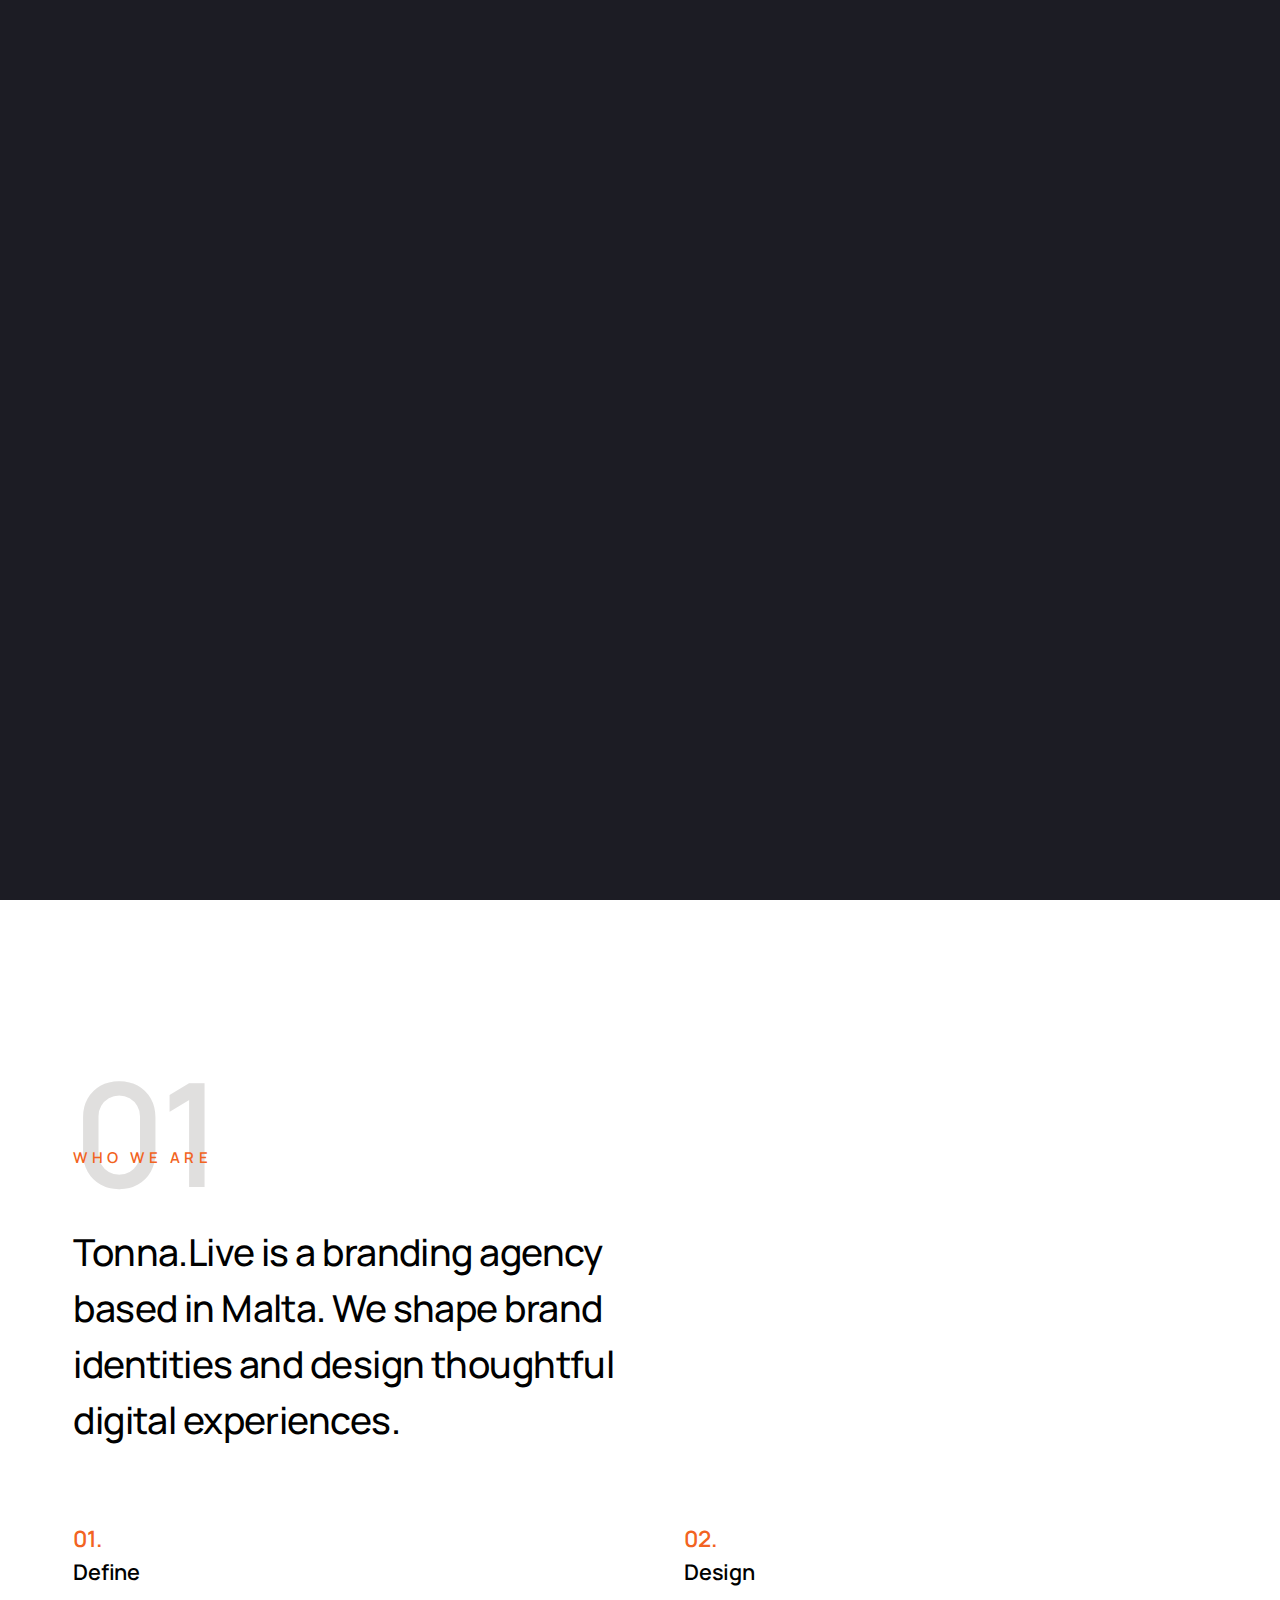
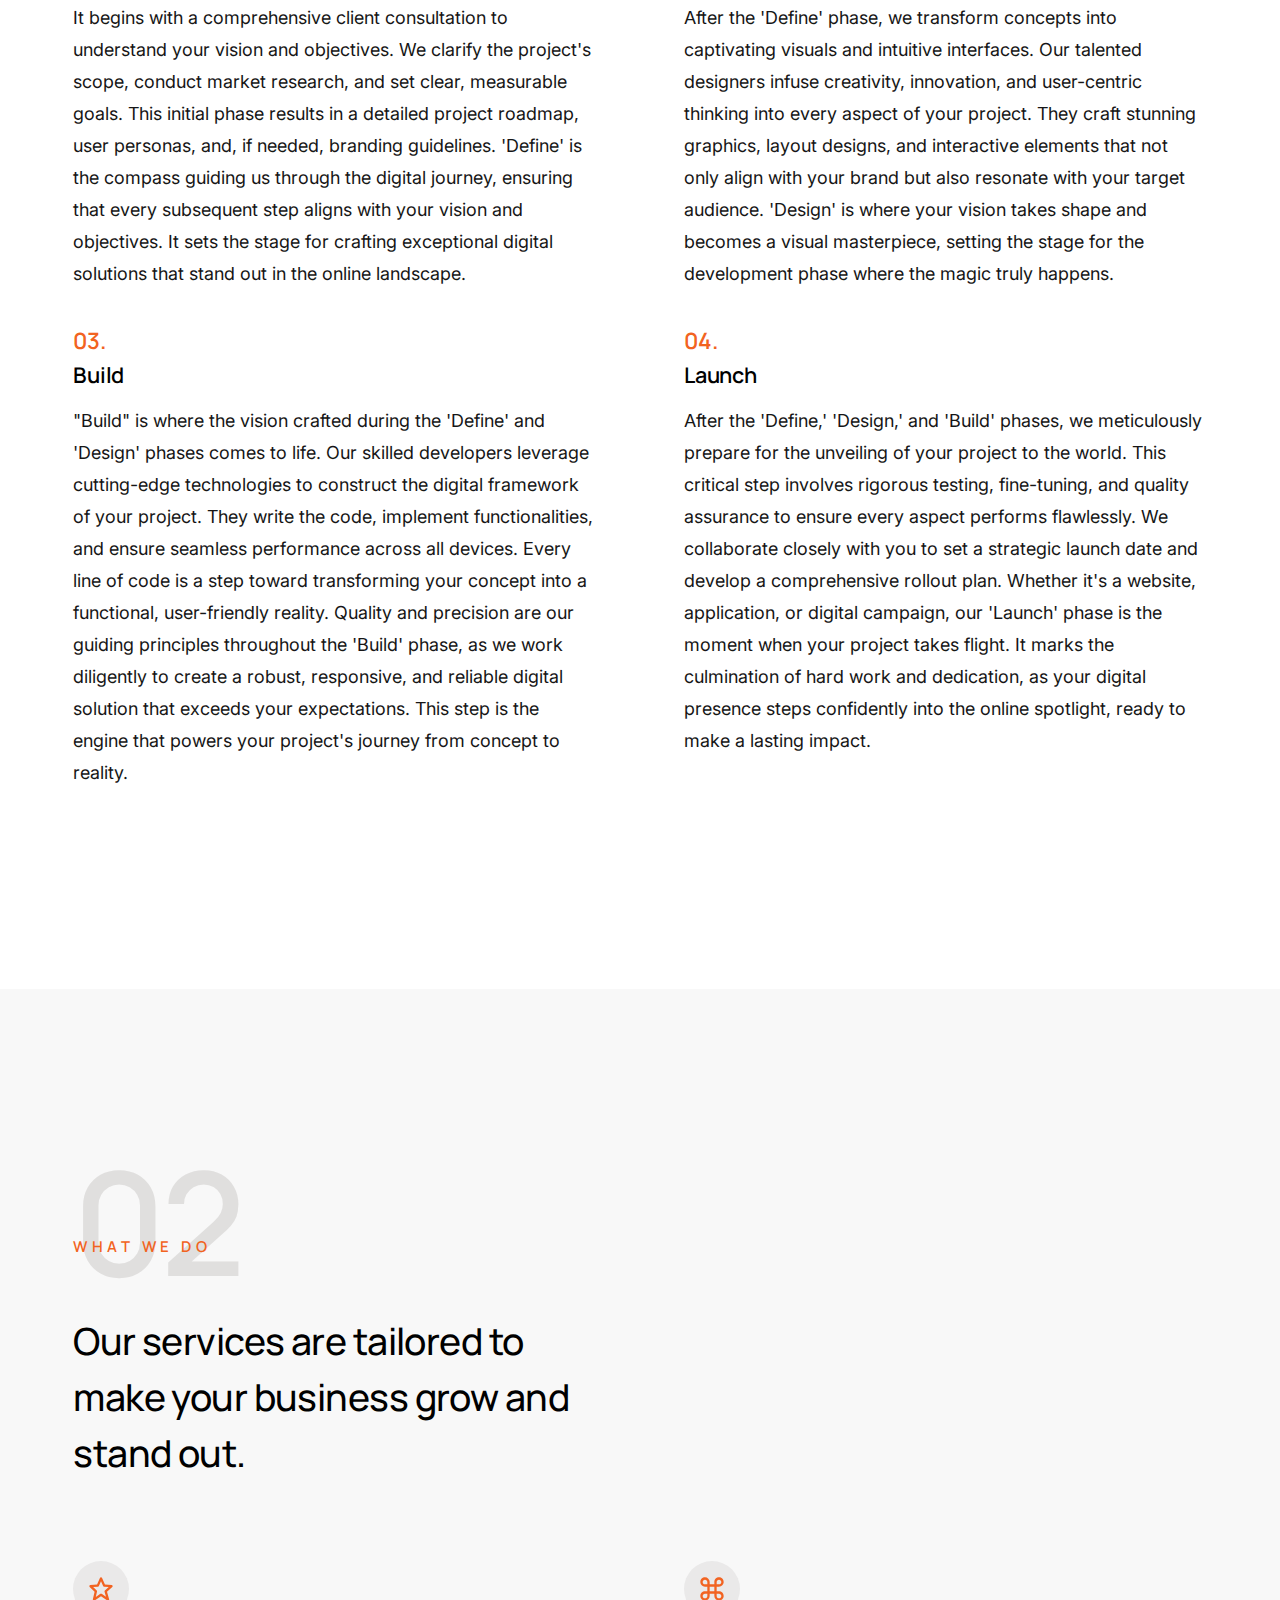
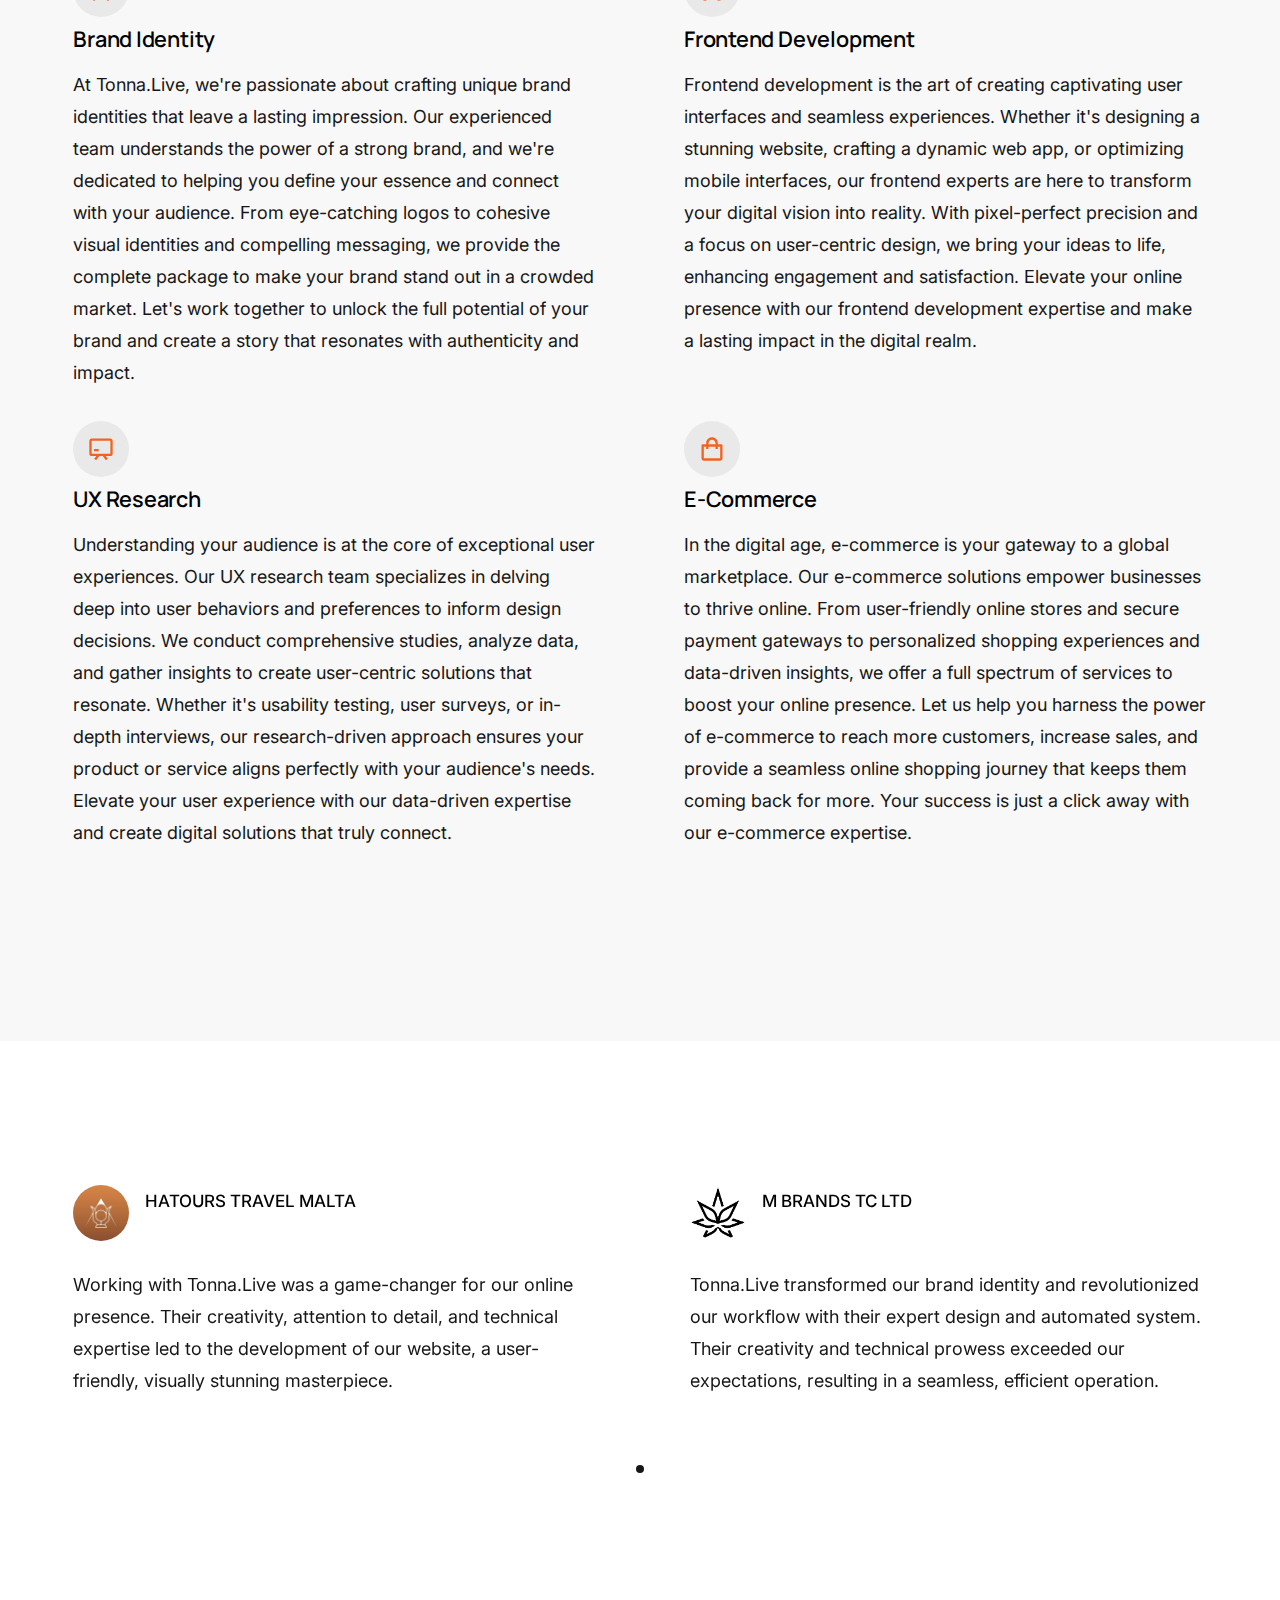
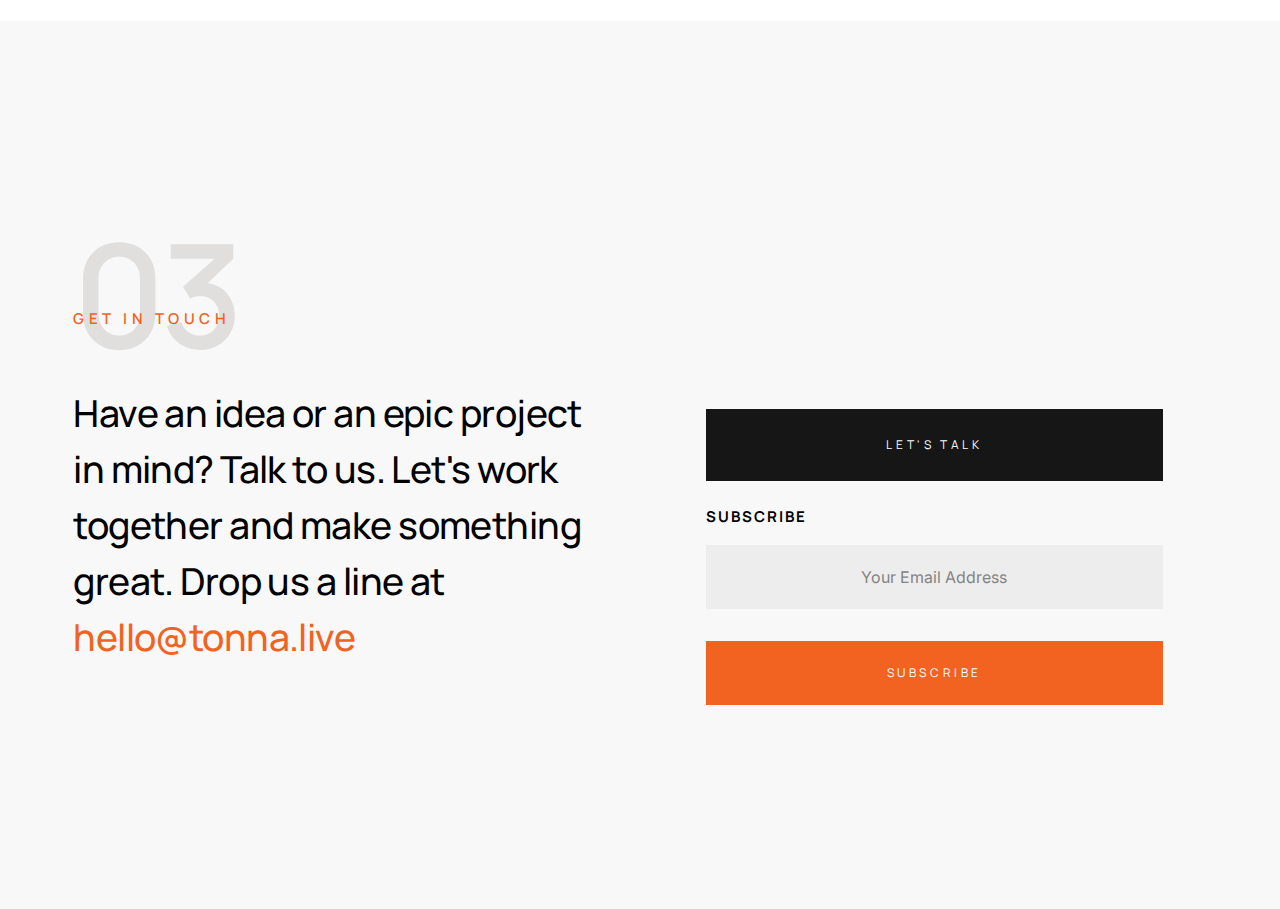
<file: index.html>
<!DOCTYPE html>
<html lang="en" class="no-js" >
<head>
<!-- Google Tag Manager -->
<script>(function(w,d,s,l,i){w[l]=w[l]||[];w[l].push({'gtm.start':
new Date().getTime(),event:'gtm.js'});var f=d.getElementsByTagName(s)[0],
j=d.createElement(s),dl=l!='dataLayer'?'&l='+l:'';j.async=true;j.src=
'https://www.googletagmanager.com/gtm.js?id='+i+dl;f.parentNode.insertBefore(j,f);
})(window,document,'script','dataLayer','GTM-MMKLNNR2');</script>
<!-- End Google Tag Manager -->
    <!--- basic page needs
    ================================================== -->
    <meta charset="utf-8">
    <meta name="viewport" content="width=device-width, initial-scale=1">
    <title>Tonna.Live</title>

    <script>
        document.documentElement.classList.remove('no-js');
        document.documentElement.classList.add('js');
    </script>

    <!-- CSS
    ================================================== -->
    <link rel="stylesheet" href="css/vendor.css">
    <link rel="stylesheet" href="css/styles.css">

    <!-- favicons
    ================================================== -->
    <link rel="apple-touch-icon" sizes="180x180" href="dk/apple-touch-icon.png"  media="(prefers-color-scheme: light)">
    <link rel="icon" type="image/png" sizes="32x32" href="dk/favicon-32x32.png"  media="(prefers-color-scheme: light)" >
    <link rel="icon" type="image/png" sizes="16x16" href="dk/favicon-16x16.png"   media="(prefers-color-scheme: light)"    >
    <link rel="manifest" href="dk/site.webmanifest"  media="(prefers-color-scheme: light)"    >
    <link rel="apple-touch-icon" sizes="180x180" href="apple-touch-icon.png"  media="(prefers-color-scheme: dark)">
    <link rel="icon" type="image/png" sizes="32x32" href="favicon-32x32.png"  media="(prefers-color-scheme: dark)" >
    <link rel="icon" type="image/png" sizes="16x16" href="favicon-16x16.png"   media="(prefers-color-scheme: dark)"    >
    <link rel="manifest" href="site.webmanifest"  media="(prefers-color-scheme: dark)"    >

  
</head>
<!-- Google tag (gtag.js) -->
<script async src="https://www.googletagmanager.com/gtag/js?id=G-46E7HXMM9X"></script>
<script>
  window.dataLayer = window.dataLayer || [];
  function gtag(){dataLayer.push(arguments);}
  gtag('js', new Date());

  gtag('config', 'G-46E7HXMM9X');
</script>

<body id="top">
<!-- Google Tag Manager (noscript) -->
<noscript><iframe src="https://www.googletagmanager.com/ns.html?id=GTM-MMKLNNR2"
height="0" width="0" style="display:none;visibility:hidden"></iframe></noscript>
<!-- End Google Tag Manager (noscript) -->

    <!-- preloader
    ================================================== -->
    <div id="preloader">
        <div id="loader"></div>
    </div>


    <!-- page wrap
    ================================================== -->
    <div id="page" class="s-pagewrap">


        <!-- # site header 
        ================================================== -->
        <header class="s-header">

            <div class="row s-header__inner">

                <div class="s-header__block">
                    <div class="s-header__logo">
                        <a class="logo" href="index.html">
                            <img src="images/Asset%201.svg" alt="Homepage">
                        </a>
                    </div>

                    <a class="s-header__menu-toggle" href="#0"><span>Menu</span></a>
                </div> <!-- end s-header__block -->

                <nav class="s-header__nav">
    
                    <ul class="s-header__menu-links">
                        <li class="current"><a href="#intro" class="smoothscroll">Intro</a></li>
                        <li><a href="#about" class="smoothscroll">About</a></li>
                        <li><a href="#services" class="smoothscroll">Services</a></li>
                        <li><a href="#footer" class="smoothscroll">Contact</a></li>
                    </ul> <!-- s-header__menu-links -->

                </nav> <!-- end s-header__nav -->

            </div> <!-- end s-header__inner -->

        </header> <!-- end s-header -->


        <!-- # site-content
        ================================================== -->
        <section id="content" class="s-content">


            <!-- intro
            ----------------------------------------------- -->
            <section id="intro" class="s-intro target-section">

                <div class="s-intro__bg"></div>

                <div class="row s-intro__content">

                    <div class="s-intro__content-bg"></div>

                    <div class="column lg-12 s-intro__content-inner">
                        
                        <h1 class="s-intro__content-title">
                        We provide creative <br>
                        solutions to turn your <br>
                        ideas into digital reality.
                        </h1>

                        <div class="s-intro__content-buttons">
                            <a href="#about" class="btn btn--stroke s-intro__content-btn smoothscroll">More About Us</a>
                        </div>
                        
                    </div> <!-- s-intro__content-inner -->

                </div> <!-- s-intro__content -->

                <div class="s-intro__scroll-down">
                    <a href="#about" class="smoothscroll">
                        <span>Scroll Down</span>
                    </a>
                </div> <!-- s-intro__scroll-down -->

            </section> <!-- end s-intro -->


            <!-- about
            ----------------------------------------------- -->
            <section id="about" class="s-about target-section">

                <div class="row section-header" data-num="01">
                    <h3 class="column lg-12 section-header__pretitle pretitle text-pretitle">Who We Are</h3>
                    <div class="column lg-6 stack-on-1100 section-header__primary">
                        <h2 class="title text-display-1">
                        Tonna.Live is a branding agency based in Malta. 
                        We shape brand identities and design thoughtful 
                        digital experiences.
                        </h2>
                    </div><!-- 
                    <div class="column lg-6 stack-on-1100 section-header__secondary">
                        <p class="desc">
                        Deleniti dolorem reiciendis repellat labore velit dolor nihil qui. 
                        Deserunt sapiente odio quos quisquam dolorem cumque et omnis. 
                        Minima quibusdam sequi consequatur magni non sunt est.
                        </p>
                    </div> -->
                </div> <!-- end section-header -->

                <div class="row process-list list-block show-ctr block-lg-one-half block-tab-whole">
    
                    <div class="column list-block__item">
                        <div class="list-block__title">
                            <h3 class="h5">Define</h3>
                        </div>
                        <div class="list-block__text">
                            <p>
                             It begins with a comprehensive client consultation to understand your vision and objectives.
                             We clarify the project's scope, conduct market research, and set clear, measurable goals.
                             This initial phase results in a detailed project roadmap, user personas, and, if needed, branding guidelines. 'Define' is the compass guiding us through the digital journey, ensuring that every subsequent step aligns with your vision and objectives. It sets the stage for crafting exceptional digital solutions that stand out in the online landscape.
                            </p>
                        </div>
                    </div> <!-- end list-block__item -->

                    <div class="column list-block__item">
                        <div class="list-block__title">
                            <h3 class="h5">Design</h3>
                        </div>
                        <div class="list-block__text">
                            <p>
                                After the 'Define' phase, we transform concepts into captivating visuals and intuitive interfaces. Our talented designers infuse creativity, innovation, and user-centric thinking into every aspect of your project. They craft stunning graphics, layout designs, and interactive elements that not only align with your brand but also resonate with your target audience. 'Design' is where your vision takes shape and becomes a visual masterpiece, setting the stage for the development phase where the magic truly happens.

                            </p>
                        </div>
                    </div> <!-- end list-block__item -->
        
                    <div class="column list-block__item">
                        <div class="list-block__title">
                            <h3 class="h5">Build</h3>
                        </div>
                        <div class="list-block__text">
                            <p>
 "Build" is where the vision crafted during the 'Define' and 'Design' phases comes to life. Our skilled developers leverage cutting-edge technologies to construct the digital framework of your project. They write the code, implement functionalities, and ensure seamless performance across all devices. Every line of code is a step toward transforming your concept into a functional, user-friendly reality. Quality and precision are our guiding principles throughout the 'Build' phase, as we work diligently to create a robust, responsive, and reliable digital solution that exceeds your expectations. This step is the engine that powers your project's journey from concept to reality.
                            </p>
                        </div>
                    </div> <!-- end list-block__item -->
        
                    <div class="column list-block__item">
                        <div class="list-block__title">
                            <h3 class="h5">Launch</h3>
                        </div>
                        <div class="list-block__text">
                            <p>
                                After the 'Define,' 'Design,' and 'Build' phases, we meticulously prepare for the unveiling of your project to the world. This critical step involves rigorous testing, fine-tuning, and quality assurance to ensure every aspect performs flawlessly. We collaborate closely with you to set a strategic launch date and develop a comprehensive rollout plan. Whether it's a website, application, or digital campaign, our 'Launch' phase is the moment when your project takes flight. It marks the culmination of hard work and dedication, as your digital presence steps confidently into the online spotlight, ready to make a lasting impact.
                            </p>
                        </div>
                    </div> <!-- end list-block__item -->

                </div> <!-- end process-list -->

            </section> <!-- end s-about -->


            <!-- services
            ----------------------------------------------- -->
            <section id="services" class="s-services target-section">

                <div class="row section-header" data-num="02">
                    <h3 class="column lg-12 section-header__pretitle text-pretitle">What We Do</h3>
                    <div class="column lg-6 stack-on-1100 section-header__primary">
                        <h2 class="title text-display-1">
                            Our services are tailored to make your business grow and stand out.
                        </h2>
                    </div>
                    <div class="column lg-6 stack-on-1100 section-header__secondary">
                        <!-- 
                        <p class="desc">
                        Quia iusto totam facilis ut atque quidem quis maiores iure. 
                        Facilis mollitia enim illo sed et totam commodi. Velit a 
                        recusandae sequi consequatur est dolorum eaque.
                        </p> -->
                    </div>
                </div> <!-- end section-header -->

                <div class="row services-list list-block block-lg-one-half block-tab-whole">
    
                    <div class="column list-block__item">
                        <div class="list-block__title">
                            <div class="list-block__icon">
                                <svg xmlns="http://www.w3.org/2000/svg" width="24" height="24" viewBox="0 0 24 24" style="fill: rgba(0, 0, 0, 1);transform: ;msFilter:;"><path d="m6.516 14.323-1.49 6.452a.998.998 0 0 0 1.529 1.057L12 18.202l5.445 3.63a1.001 1.001 0 0 0 1.517-1.106l-1.829-6.4 4.536-4.082a1 1 0 0 0-.59-1.74l-5.701-.454-2.467-5.461a.998.998 0 0 0-1.822 0L8.622 8.05l-5.701.453a1 1 0 0 0-.619 1.713l4.214 4.107zm2.853-4.326a.998.998 0 0 0 .832-.586L12 5.43l1.799 3.981a.998.998 0 0 0 .832.586l3.972.315-3.271 2.944c-.284.256-.397.65-.293 1.018l1.253 4.385-3.736-2.491a.995.995 0 0 0-1.109 0l-3.904 2.603 1.05-4.546a1 1 0 0 0-.276-.94l-3.038-2.962 4.09-.326z"></path></svg>
                            </div>
                            <h3 class="h5">Brand Identity</h3>
                        </div>
                        <div class="list-block__text">
                            <p>
                                At Tonna.Live, we're passionate about crafting unique brand identities that leave a lasting impression. Our experienced team understands the power of a strong brand, and we're dedicated to helping you define your essence and connect with your audience. From eye-catching logos to cohesive visual identities and compelling messaging, we provide the complete package to make your brand stand out in a crowded market. Let's work together to unlock the full potential of your brand and create a story that resonates with authenticity and impact.
                            </p>
                        </div>
                    </div> <!-- end list-block__item -->
        <!-- 
                    <div class="column list-block__item">
                        <div class="list-block__title">
                            <div class="list-block__icon">
                                <svg xmlns="http://www.w3.org/2000/svg" width="24" height="24" viewBox="0 0 24 24" style="fill: rgba(0, 0, 0, 1);transform: ;msFilter:;"><path d="m21.406 6.086-9-4a1.001 1.001 0 0 0-.813 0l-9 4c-.02.009-.034.024-.054.035-.028.014-.058.023-.084.04-.022.015-.039.034-.06.05a.87.87 0 0 0-.19.194c-.02.028-.041.053-.059.081a1.119 1.119 0 0 0-.076.165c-.009.027-.023.052-.031.079A1.013 1.013 0 0 0 2 7v10c0 .396.232.753.594.914l9 4c.13.058.268.086.406.086a.997.997 0 0 0 .402-.096l.004.01 9-4A.999.999 0 0 0 22 17V7a.999.999 0 0 0-.594-.914zM12 4.095 18.538 7 12 9.905l-1.308-.581L5.463 7 12 4.095zM4 16.351V8.539l7 3.111v7.811l-7-3.11zm9 3.11V11.65l7-3.111v7.812l-7 3.11z"></path></svg>
                            </div>
                            <h3 class="h5">Product Design</h3>
                        </div>
                        <div class="list-block__text">
                            <p>
                            Nemo cupiditate ab quibusdam quaerat impedit magni. Earum suscipit ipsum laudantium. 
                            Quo delectus est. Maiores voluptas ab sit natus veritatis ut. Debitis nulla cumque veritatis.
                            Sunt suscipit voluptas ipsa in tempora esse soluta sint aliquam rhoncus elit.
                            </p>
                        </div>
                    </div>
                -->
                    <div class="column list-block__item">
                        <div class="list-block__title">
                            <div class="list-block__icon">
                                <svg xmlns="http://www.w3.org/2000/svg" width="24" height="24" viewBox="0 0 24 24" style="fill: rgba(0, 0, 0, 1);transform: ;msFilter:;"><path d="M6 14c-2.206 0-4 1.794-4 4s1.794 4 4 4a4.003 4.003 0 0 0 3.998-3.98H10V16h4v2.039h.004A4.002 4.002 0 0 0 18 22c2.206 0 4-1.794 4-4s-1.794-4-4-4h-2v-4h2c2.206 0 4-1.794 4-4s-1.794-4-4-4-4 1.794-4 4v2h-4V5.98h-.002A4.003 4.003 0 0 0 6 2C3.794 2 2 3.794 2 6s1.794 4 4 4h2v4H6zm2 4c0 1.122-.879 2-2 2s-2-.878-2-2 .879-2 2-2h2v2zm10-2c1.121 0 2 .878 2 2s-.879 2-2 2-2-.878-2-2v-2h2zM16 6c0-1.122.879-2 2-2s2 .878 2 2-.879 2-2 2h-2V6zM6 8c-1.121 0-2-.878-2-2s.879-2 2-2 2 .878 2 2v2H6zm4 2h4v4h-4v-4z"></path></svg>
                            </div>
                            <h3 class="h5">Frontend Development</h3>
                        </div>
                        <div class="list-block__text">
                            <p>
                                Frontend development is the art of creating captivating user interfaces and seamless experiences. Whether it's designing a stunning website, crafting a dynamic web app, or optimizing mobile interfaces, our frontend experts are here to transform your digital vision into reality. With pixel-perfect precision and a focus on user-centric design, we bring your ideas to life, enhancing engagement and satisfaction. Elevate your online presence with our frontend development expertise and make a lasting impact in the digital realm.
                            </p>
                        </div>
                    </div> <!-- end list-block__item -->
        
                    <div class="column list-block__item">
                        <div class="list-block__title">
                            <div class="list-block__icon">
                                <svg xmlns="http://www.w3.org/2000/svg" width="24" height="24" viewBox="0 0 24 24" style="fill: rgba(0, 0, 0, 1);transform: ;msFilter:;"><path d="M20 3H4c-1.103 0-2 .897-2 2v11c0 1.103.897 2 2 2h4l-1.8 2.4 1.6 1.2 2.7-3.6h3l2.7 3.6 1.6-1.2L16 18h4c1.103 0 2-.897 2-2V5c0-1.103-.897-2-2-2zM4 16V5h16l.001 11H4z"></path><path d="M6 12h4v2H6z"></path></svg>
                            </div>
                            <h3 class="h5">UX Research</h3>
                        </div>
                        <div class="list-block__text">
                            <p>
                                Understanding your audience is at the core of exceptional user experiences. Our UX research team specializes in delving deep into user behaviors and preferences to inform design decisions. We conduct comprehensive studies, analyze data, and gather insights to create user-centric solutions that resonate. Whether it's usability testing, user surveys, or in-depth interviews, our research-driven approach ensures your product or service aligns perfectly with your audience's needs. Elevate your user experience with our data-driven expertise and create digital solutions that truly connect.
                            </p>
                        </div>
                    </div> <!-- end list-block__item -->

                    <div class="column list-block__item">
                        <div class="list-block__title">
                            <div class="list-block__icon">
                                <svg xmlns="http://www.w3.org/2000/svg" width="24" height="24" viewBox="0 0 24 24" style="fill: rgba(0, 0, 0, 1);transform: ;msFilter:;"><path d="M5 22h14c1.103 0 2-.897 2-2V9a1 1 0 0 0-1-1h-3V7c0-2.757-2.243-5-5-5S7 4.243 7 7v1H4a1 1 0 0 0-1 1v11c0 1.103.897 2 2 2zM9 7c0-1.654 1.346-3 3-3s3 1.346 3 3v1H9V7zm-4 3h2v2h2v-2h6v2h2v-2h2l.002 10H5V10z"></path></svg>
                            </div>
                            <h3 class="h5">E-Commerce</h3>
                        </div>
                        <div class="list-block__text">
                            <p>
                                In the digital age, e-commerce is your gateway to a global marketplace. Our e-commerce solutions empower businesses to thrive online. From user-friendly online stores and secure payment gateways to personalized shopping experiences and data-driven insights, we offer a full spectrum of services to boost your online presence. Let us help you harness the power of e-commerce to reach more customers, increase sales, and provide a seamless online shopping journey that keeps them coming back for more. Your success is just a click away with our e-commerce expertise.
                            </p>
                        </div>
                    </div> <!-- end list-block__item -->
                <!-- 

                    <div class="column list-block__item">
                        <div class="list-block__title">
                            <div class="list-block__icon">
                                <svg xmlns="http://www.w3.org/2000/svg" width="24" height="24" viewBox="0 0 24 24" style="fill: rgba(0, 0, 0, 1);transform: ;msFilter:;"><path d="M21 6c0-1.654-1.346-3-3-3a2.993 2.993 0 0 0-2.815 2h-6.37A2.993 2.993 0 0 0 6 3C4.346 3 3 4.346 3 6c0 1.302.839 2.401 2 2.815v6.369A2.997 2.997 0 0 0 3 18c0 1.654 1.346 3 3 3a2.993 2.993 0 0 0 2.815-2h6.369a2.994 2.994 0 0 0 2.815 2c1.654 0 3-1.346 3-3a2.997 2.997 0 0 0-2-2.816V8.816A2.996 2.996 0 0 0 21 6zm-3-1a1.001 1.001 0 1 1-1 1c0-.551.448-1 1-1zm-2.815 12h-6.37A2.99 2.99 0 0 0 7 15.184V8.816A2.99 2.99 0 0 0 8.815 7h6.369A2.99 2.99 0 0 0 17 8.815v6.369A2.99 2.99 0 0 0 15.185 17zM6 5a1.001 1.001 0 1 1-1 1c0-.551.448-1 1-1zm0 14a1.001 1.001 0 0 1 0-2 1.001 1.001 0 0 1 0 2zm12 0a1.001 1.001 0 0 1 0-2 1.001 1.001 0 0 1 0 2z"></path></svg>
                            </div>
                            <h3 class="h5">Illustration</h3>
                        </div>
                        <div class="list-block__text">
                            <p>
                            Quasi in nulla maiores minus cupiditate tenetur ut officia sint. Quis consequatur 
                            officiis dolor nulla fuga itaque cum aut. Ut ut quis omnis dolor. Qui modi voluptatem eum.
                            Minus numquam consequatur incidunt vel maiores nostrum. Commodi dignissimos sed 
                            laudantium aliquam tempora.
                            </p>
                        </div>
                    </div>-->
        
                </div> <!-- end process-list -->

            </section> <!-- end s-services -->


                            <!-- 
            <section id="folio" class="s-folio target-section">
            -->
              


                <!-- clients
                --------------------------------------------
                <div class="s-clients row">
                    <div class="column lg-12">

                        <div class="row section-header">
                            <div class="column lg-12">
                                <h3 class="title text-display-1">Brands we have had priveledge to work with</h3>
                            </div>
                        </div>
    
                        <div class="row clients-list block-lg-one-fourth block-md-one-third block-tab-one-half block-stack">
    
                            <div class="column clients-list__item">
                                <a href="#0">
                                    <img src="file:///C:/Users/tonna/Downloads/366252777_131965489960515_602190272490119713_n-_1_%20(1).svg" alt="">
                                </a>
                            </div>
                            <div class="column clients-list__item">
                                <a href="#0">
                                    <img src="images/clients/flash.svg" alt="">
                                </a>
                            </div>
                            <div class="column clients-list__item">
                                <a href="#0">
                                    <img src="images/clients/rise.svg" alt="">
                                </a>
                            </div>
                            <div class="column clients-list__item">
                                <a href="#0">
                                    <img src="images/clients/pinpoint.svg" alt="">
                                </a>
                            </div>
                            <div class="column clients-list__item">
                                <a href="#0">
                                    <img src="images/clients/proline.svg" alt="">
                                </a>
                            </div>
                            <div class="column clients-list__item">
                                <a href="#0">
                                    <img src="images/clients/vision.svg" alt="">
                                </a>
                            </div>
                            <div class="column clients-list__item">
                                <a href="#0">
                                    <img src="images/clients/volume.svg" alt="">
                                </a>
                            </div>
                            <div class="column clients-list__item">
                                <a href="#0">
                                    <img src="images/clients/hitech.svg" alt="">
                                </a>
                            </div>

                        </div>  -->
                    </div> <!-- end column lg-12 -->
                </div> <!-- end s-clients -->

            </section> <!-- end s-folio -->


            <!-- testimonials
            ----------------------------------------------- -->
            <section id="testimonials" class="s-testimonials">

                <div class="row s-testimonials__content">
                    <div class="column lg-12">
        
                        <div class="swiper-container s-testimonials__slider">
        
                            <div class="swiper-wrapper">
    
                                <div class="s-testimonials__slide swiper-slide">
                                    <div class="s-testimonials__author">
                                        <img src="images/avatars/ha.jpg" alt="Author image" class="s-testimonials__avatar">
                                        <cite class="s-testimonials__cite">
                                            <strong>HATOURS TRAVEL MALTA</strong>
                                            <span></span>
                                        </cite>
                                    </div>
                                    <p>
                                        Working with Tonna.Live was a game-changer for our online presence. Their creativity, attention to detail, and technical expertise led to the development of our website, a user-friendly, visually stunning masterpiece.
                                    </p>
                                </div> <!-- end s-testimonials__slide -->
                                <div class="s-testimonials__slide swiper-slide">
                                    <div class="s-testimonials__author">
                                        <img src="images\clients\M BRANDS TC LTD LOGO CRP.png" alt="Author image" class="s-testimonials__avatar">
                                        <cite class="s-testimonials__cite">
                                            <strong>M BRANDS TC LTD</strong>
                                            <span></span>
                                        </cite>
                                    </div>
                                    <p>
                                        Tonna.Live transformed our brand identity and revolutionized our workflow with their expert design and automated system. Their creativity and technical prowess exceeded our expectations, resulting in a seamless, efficient operation.
                                    </p>
                                </div>
                                <!--

                                <div class="s-testimonials__slide swiper-slide">
                                    <div class="s-testimonials__author">
                                        <img src="images/avatars/user-01.jpg" alt="Author image" class="s-testimonials__avatar">
                                        <cite class="s-testimonials__cite">
                                            <strong>John Morgan</strong>
                                            <span>JP Morgan & Co.</span>
                                        </cite>
                                    </div>
                                    <p>
                                    Repellat dignissimos libero. Qui sed at corrupti expedita voluptas odit. Nihil ea quia nesciunt. Ducimus aut sed ipsam.  
                                    Autem eaque officia cum exercitationem sunt voluptatum accusamus. Quasi voluptas eius distinctio.
                                    Voluptatem dignissimos ut.
                                    </p>
                                </div>
        
                                <div class="s-testimonials__slide swiper-slide">
                                    <div class="s-testimonials__author">
                                        <img src="images/avatars/user-06.jpg" alt="Author image" class="s-testimonials__avatar">
                                        <cite class="s-testimonials__cite">
                                            <strong>Henry Ford</strong>
                                            <span>Ford Motor Co.</span>
                                        </cite>
                                    </div>
                                    <p>
                                    Nunc interdum lacus sit amet orci. Vestibulum dapibus nunc ac augue. Fusce vel dui. In ac felis 
                                    quis tortor malesuada pretium. Curabitur vestibulum aliquam leo. Qui sed at corrupti expedita voluptas odit. 
                                    Nihil ea quia nesciunt. Ducimus aut sed ipsam.
                                    </p>
                                </div>  -->
            
                            </div> <!-- end swiper-wrapper -->
        
                            <div class="swiper-pagination"></div>
        
                        </div> <!-- end swiper-container -->
        
                    </div> <!-- end column -->
                </div> <!-- end s-testimonials__content -->

            </section> <!-- end testimonials -->

        </section>  <!-- end content -->


        <!-- # site-footer
        ================================================== -->
        <footer id="footer" class="s-footer target-section"

        style="
        padding-top: 200px;
        padding-bottom: 100px;

        "        
        >

            <div class="row section-header" data-num="03">
                <h3 class="column lg-12 section-header__pretitle text-pretitle">Get In Touch</h3>
                <div class="column lg-6 stack-on-1100 section-header__primary">
                    <h2 class="title text-display-1">
                    Have an idea or an epic project in mind? Talk to us. 
                    Let's work together and make something great. 
                    Drop us a line at <a href="mailto:hello@tonna.live" title="">hello@tonna.live</a>
                    </h2>
                </div>    
                <div class="column lg-6 stack-on-1100 section-header__secondary">
                    
                    <div class="contact-block">
                        <div class="column list-block__item">
                            <div class="s-footer__contact-btn">
                                <a href="mailto:hello@tonna.live" class="btn btn--primary u-fullwidth">
                                    Let's Talk 
                                </a>
                            </div>
                        </div>
                    </div>

                    <div class="contact-block">
                        <div class="column list-block__item">
                            <h6>Subscribe</h6>
                            <form id="mc-form" class="mc-form">
                                <input type="email" name="EMAIL" id="mce-EMAIL" class="u-fullwidth text-center" placeholder="Your Email Address" title="The domain portion of the email address is invalid (the portion after the @)." pattern="^([^\x00-\x20\x22\x28\x29\x2c\x2e\x3a-\x3c\x3e\x40\x5b-\x5d\x7f-\xff]+|\x22([^\x0d\x22\x5c\x80-\xff]|\x5c[\x00-\x7f])*\x22)(\x2e([^\x00-\x20\x22\x28\x29\x2c\x2e\x3a-\x3c\x3e\x40\x5b-\x5d\x7f-\xff]+|\x22([^\x0d\x22\x5c\x80-\xff]|\x5c[\x00-\x7f])*\x22))*\x40([^\x00-\x20\x22\x28\x29\x2c\x2e\x3a-\x3c\x3e\x40\x5b-\x5d\x7f-\xff]+|\x5b([^\x0d\x5b-\x5d\x80-\xff]|\x5c[\x00-\x7f])*\x5d)(\x2e([^\x00-\x20\x22\x28\x29\x2c\x2e\x3a-\x3c\x3e\x40\x5b-\x5d\x7f-\xff]+|\x5b([^\x0d\x5b-\x5d\x80-\xff]|\x5c[\x00-\x7f])*\x5d))*(\.\w{2,})+$" required>
                                <input type="submit" name="subscribe" value="Subscribe" class="btn btn--primary u-fullwidth">
                                <!-- <div style="position: absolute; left: -5000px;" aria-hidden="true"><input type="text" name="b_cdb7b577e41181934ed6a6a44_9a91cfe7b3" tabindex="-1" value=""></div> -->
                                <div class="mc-status"></div>
                            </form>
                        </div>
                    </div>

                </div>
            </div> <!-- end section-header -->

      <!-- end s-footer__btns -->
                            <!-- 

            <div class="row s-footer__bottom">

                <div class="column lg-6 tab-12 s-footer__bottom-left">
                    <ul class="s-footer__social">
                        <li>
                            <a href="">
                                <svg xmlns="http://www.w3.org/2000/svg" width="24" height="24" viewBox="0 0 24 24" style="fill:rgba(0, 0, 0, 1);transform:;-ms-filter:"><path d="M20,3H4C3.447,3,3,3.448,3,4v16c0,0.552,0.447,1,1,1h8.615v-6.96h-2.338v-2.725h2.338v-2c0-2.325,1.42-3.592,3.5-3.592 c0.699-0.002,1.399,0.034,2.095,0.107v2.42h-1.435c-1.128,0-1.348,0.538-1.348,1.325v1.735h2.697l-0.35,2.725h-2.348V21H20 c0.553,0,1-0.448,1-1V4C21,3.448,20.553,3,20,3z"></path></svg>
                                <span class="u-screen-reader-text">Facebook</span>
                            </a>
                        </li>
                        <li>
                            <a href="">
                                <svg xmlns="http://www.w3.org/2000/svg" width="24" height="24" viewBox="0 0 24 24" style="fill:rgba(0, 0, 0, 1);transform:;-ms-filter:"><path d="M19.633,7.997c0.013,0.175,0.013,0.349,0.013,0.523c0,5.325-4.053,11.461-11.46,11.461c-2.282,0-4.402-0.661-6.186-1.809 c0.324,0.037,0.636,0.05,0.973,0.05c1.883,0,3.616-0.636,5.001-1.721c-1.771-0.037-3.255-1.197-3.767-2.793 c0.249,0.037,0.499,0.062,0.761,0.062c0.361,0,0.724-0.05,1.061-0.137c-1.847-0.374-3.23-1.995-3.23-3.953v-0.05 c0.537,0.299,1.16,0.486,1.82,0.511C3.534,9.419,2.823,8.184,2.823,6.787c0-0.748,0.199-1.434,0.548-2.032 c1.983,2.443,4.964,4.04,8.306,4.215c-0.062-0.3-0.1-0.611-0.1-0.923c0-2.22,1.796-4.028,4.028-4.028 c1.16,0,2.207,0.486,2.943,1.272c0.91-0.175,1.782-0.512,2.556-0.973c-0.299,0.935-0.936,1.721-1.771,2.22 c0.811-0.088,1.597-0.312,2.319-0.624C21.104,6.712,20.419,7.423,19.633,7.997z"></path></svg>
                                <span class="u-screen-reader-text">Twitter</span>
                            </a>
                        </li>
                        <li>
                            <a href="">
                                <svg xmlns="http://www.w3.org/2000/svg" width="24" height="24" viewBox="0 0 24 24" style="fill:rgba(0, 0, 0, 1);transform:;-ms-filter:"><path d="M11.999,7.377c-2.554,0-4.623,2.07-4.623,4.623c0,2.554,2.069,4.624,4.623,4.624c2.552,0,4.623-2.07,4.623-4.624 C16.622,9.447,14.551,7.377,11.999,7.377L11.999,7.377z M11.999,15.004c-1.659,0-3.004-1.345-3.004-3.003 c0-1.659,1.345-3.003,3.004-3.003s3.002,1.344,3.002,3.003C15.001,13.659,13.658,15.004,11.999,15.004L11.999,15.004z"></path><circle cx="16.806" cy="7.207" r="1.078"></circle><path d="M20.533,6.111c-0.469-1.209-1.424-2.165-2.633-2.632c-0.699-0.263-1.438-0.404-2.186-0.42 c-0.963-0.042-1.268-0.054-3.71-0.054s-2.755,0-3.71,0.054C7.548,3.074,6.809,3.215,6.11,3.479C4.9,3.946,3.945,4.902,3.477,6.111 c-0.263,0.7-0.404,1.438-0.419,2.186c-0.043,0.962-0.056,1.267-0.056,3.71c0,2.442,0,2.753,0.056,3.71 c0.015,0.748,0.156,1.486,0.419,2.187c0.469,1.208,1.424,2.164,2.634,2.632c0.696,0.272,1.435,0.426,2.185,0.45 c0.963,0.042,1.268,0.055,3.71,0.055s2.755,0,3.71-0.055c0.747-0.015,1.486-0.157,2.186-0.419c1.209-0.469,2.164-1.424,2.633-2.633 c0.263-0.7,0.404-1.438,0.419-2.186c0.043-0.962,0.056-1.267,0.056-3.71s0-2.753-0.056-3.71C20.941,7.57,20.801,6.819,20.533,6.111z M19.315,15.643c-0.007,0.576-0.111,1.147-0.311,1.688c-0.305,0.787-0.926,1.409-1.712,1.711c-0.535,0.199-1.099,0.303-1.67,0.311 c-0.95,0.044-1.218,0.055-3.654,0.055c-2.438,0-2.687,0-3.655-0.055c-0.569-0.007-1.135-0.112-1.669-0.311 c-0.789-0.301-1.414-0.923-1.719-1.711c-0.196-0.534-0.302-1.099-0.311-1.669c-0.043-0.95-0.053-1.218-0.053-3.654 c0-2.437,0-2.686,0.053-3.655c0.007-0.576,0.111-1.146,0.311-1.687c0.305-0.789,0.93-1.41,1.719-1.712 c0.534-0.198,1.1-0.303,1.669-0.311c0.951-0.043,1.218-0.055,3.655-0.055c2.437,0,2.687,0,3.654,0.055 c0.571,0.007,1.135,0.112,1.67,0.311c0.786,0.303,1.407,0.925,1.712,1.712c0.196,0.534,0.302,1.099,0.311,1.669 c0.043,0.951,0.054,1.218,0.054,3.655c0,2.436,0,2.698-0.043,3.654H19.315z"></path></svg>
                                <span class="u-screen-reader-text">Instagram</span>
                            </a>
                        </li>
                        <li>
                            <a href="">
                                <svg xmlns="http://www.w3.org/2000/svg" width="24" height="24" viewBox="0 0 24 24" style="fill: rgba(0, 0, 0, 1);transform: ;msFilter:;"><path d="M20.66 6.98a9.932 9.932 0 0 0-3.641-3.64C15.486 2.447 13.813 2 12 2s-3.486.447-5.02 1.34c-1.533.893-2.747 2.107-3.64 3.64S2 10.187 2 12s.446 3.487 1.34 5.02a9.924 9.924 0 0 0 3.641 3.64C8.514 21.553 10.187 22 12 22s3.486-.447 5.02-1.34a9.932 9.932 0 0 0 3.641-3.64C21.554 15.487 22 13.813 22 12s-.446-3.487-1.34-5.02zM12 3.66c2 0 3.772.64 5.32 1.919-.92 1.174-2.286 2.14-4.1 2.9-1.002-1.813-2.088-3.327-3.261-4.54A7.715 7.715 0 0 1 12 3.66zM5.51 6.8a8.116 8.116 0 0 1 2.711-2.22c1.212 1.201 2.325 2.7 3.34 4.5-2 .6-4.114.9-6.341.9-.573 0-1.006-.013-1.3-.04A8.549 8.549 0 0 1 5.51 6.8zM3.66 12c0-.054.003-.12.01-.2.007-.08.01-.146.01-.2.254.014.641.02 1.161.02 2.666 0 5.146-.367 7.439-1.1.187.373.381.793.58 1.26-1.32.293-2.674 1.006-4.061 2.14S6.4 16.247 5.76 17.5c-1.4-1.587-2.1-3.42-2.1-5.5zM12 20.34c-1.894 0-3.594-.587-5.101-1.759.601-1.187 1.524-2.322 2.771-3.401 1.246-1.08 2.483-1.753 3.71-2.02a29.441 29.441 0 0 1 1.56 6.62 8.166 8.166 0 0 1-2.94.56zm7.08-3.96a8.351 8.351 0 0 1-2.58 2.621c-.24-2.08-.7-4.107-1.379-6.081.932-.066 1.765-.1 2.5-.1.799 0 1.686.034 2.659.1a8.098 8.098 0 0 1-1.2 3.46zm-1.24-5c-1.16 0-2.233.047-3.22.14a27.053 27.053 0 0 0-.68-1.62c2.066-.906 3.532-2.006 4.399-3.3 1.2 1.414 1.854 3.027 1.96 4.84-.812-.04-1.632-.06-2.459-.06z"></path></svg>
                                <span class="u-screen-reader-text">Dribbble</span>
                            </a>
                        </li>
                    </ul>
                </div>
                <div class="column lg-6 tab-12 s-footer__bottom-right">
                    <div class="ss-copyright">
                        <span>© Copyright Tonna.Live 2023</span> 
                        <span>Designed by <a href="https://tonna.live">Tonna.Live</a></span>
                    </div>
                </div>
            -->

            </div> <!-- s-footer__bottom -->
    
            <div class="ss-go-top">
                <a class="smoothscroll" title="Back to Top" href="#top">
                    <svg xmlns="http://www.w3.org/2000/svg" width="24" height="24" viewBox="0 0 24 24" style="fill: rgba(0, 0, 0, 1);transform: ;msFilter:;"><path d="M6 4h12v2H6zm5 10v6h2v-6h5l-6-6-6 6z"></path></svg>
                </a>
            </div> <!-- end ss-go-top -->
    
        </footer> <!-- end footer -->


    <!-- Java Script
    ================================================== -->
    <script src="js/plugins.js"></script>
    <script src="js/main.js"></script>

</body>
</html>
</file>
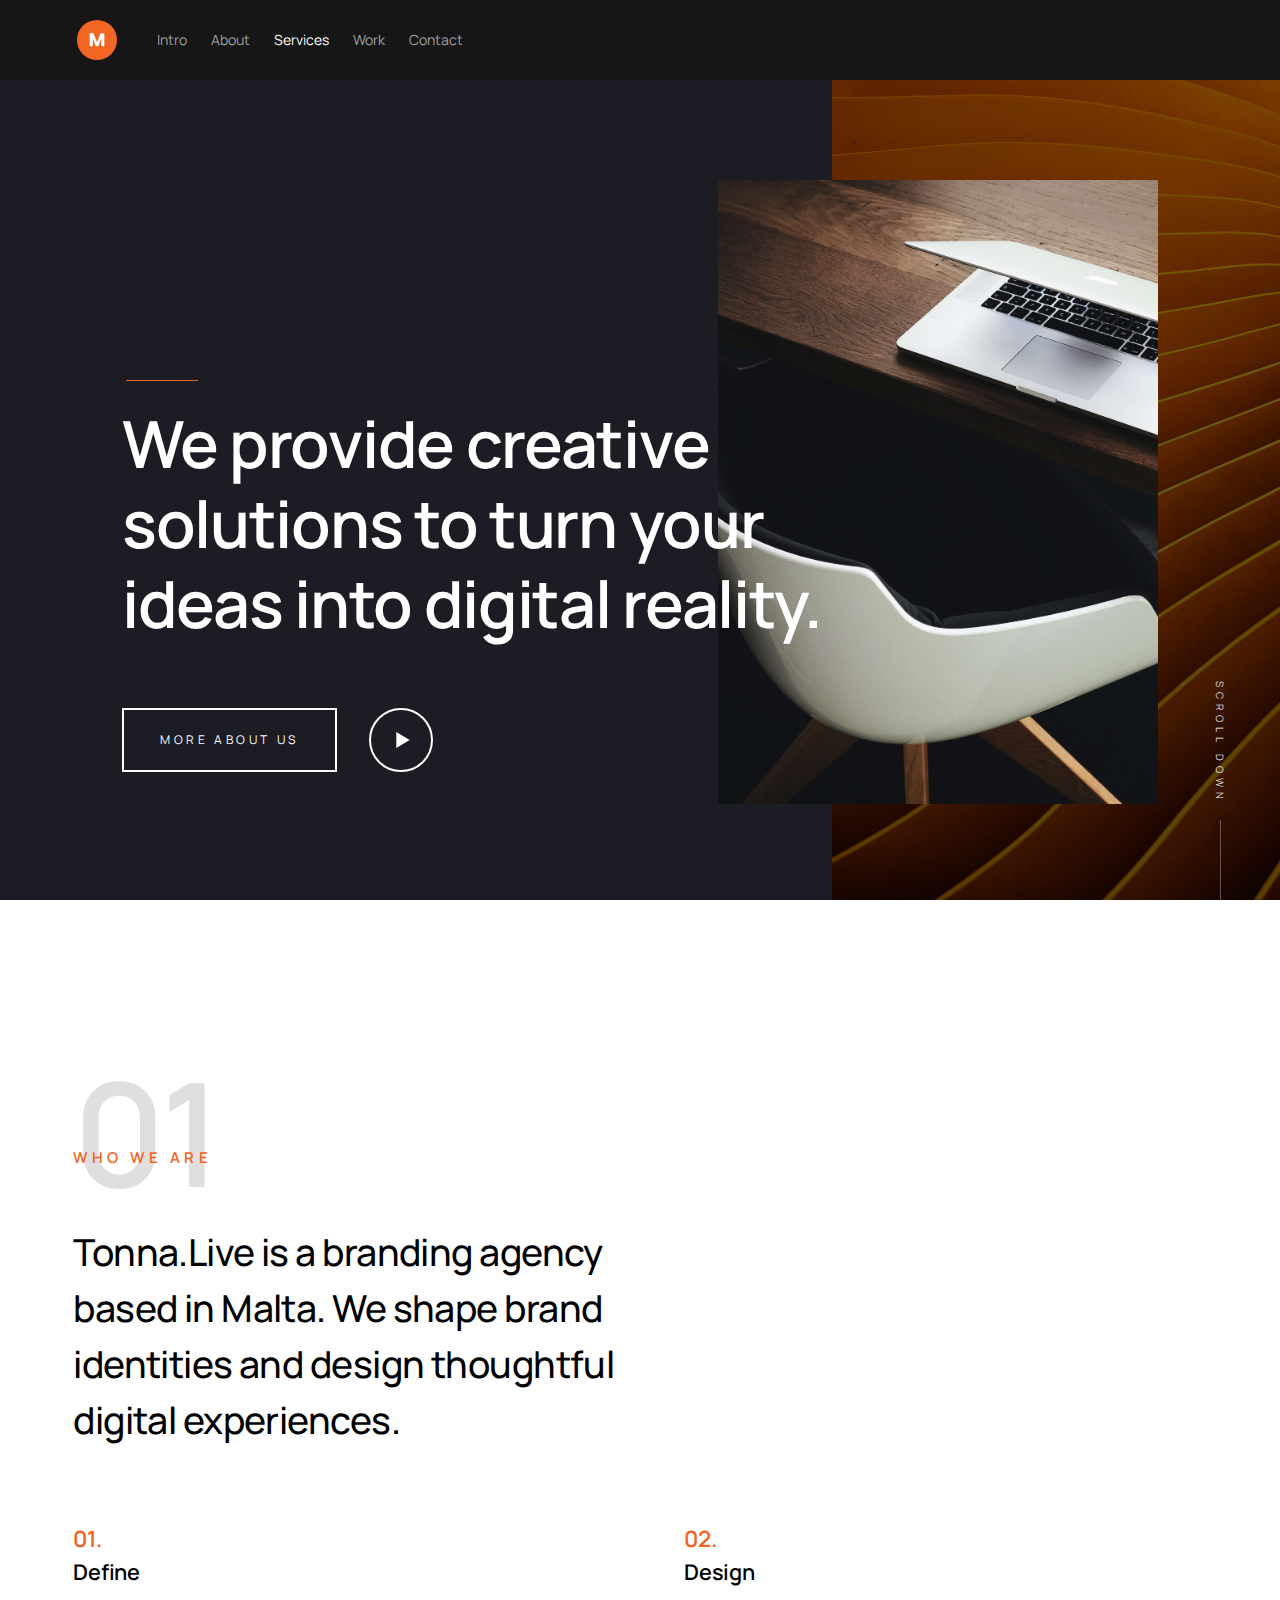
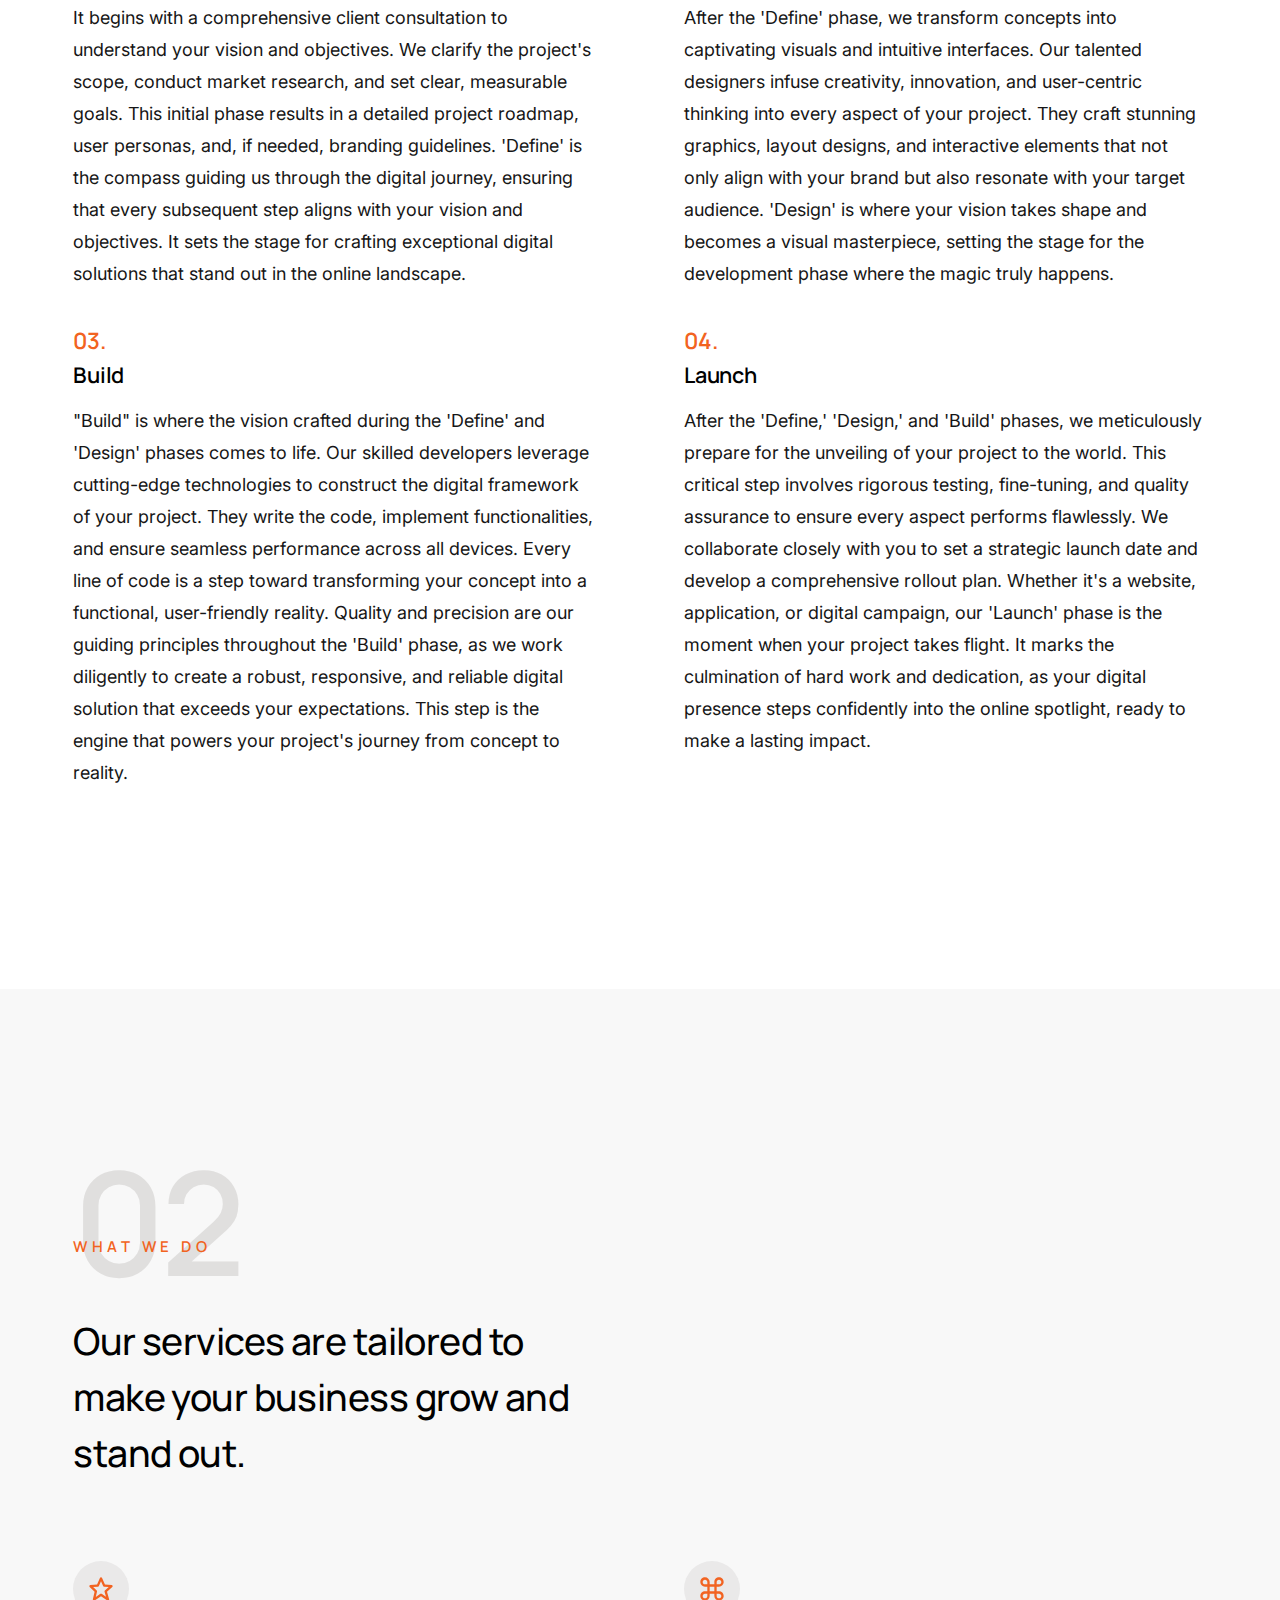
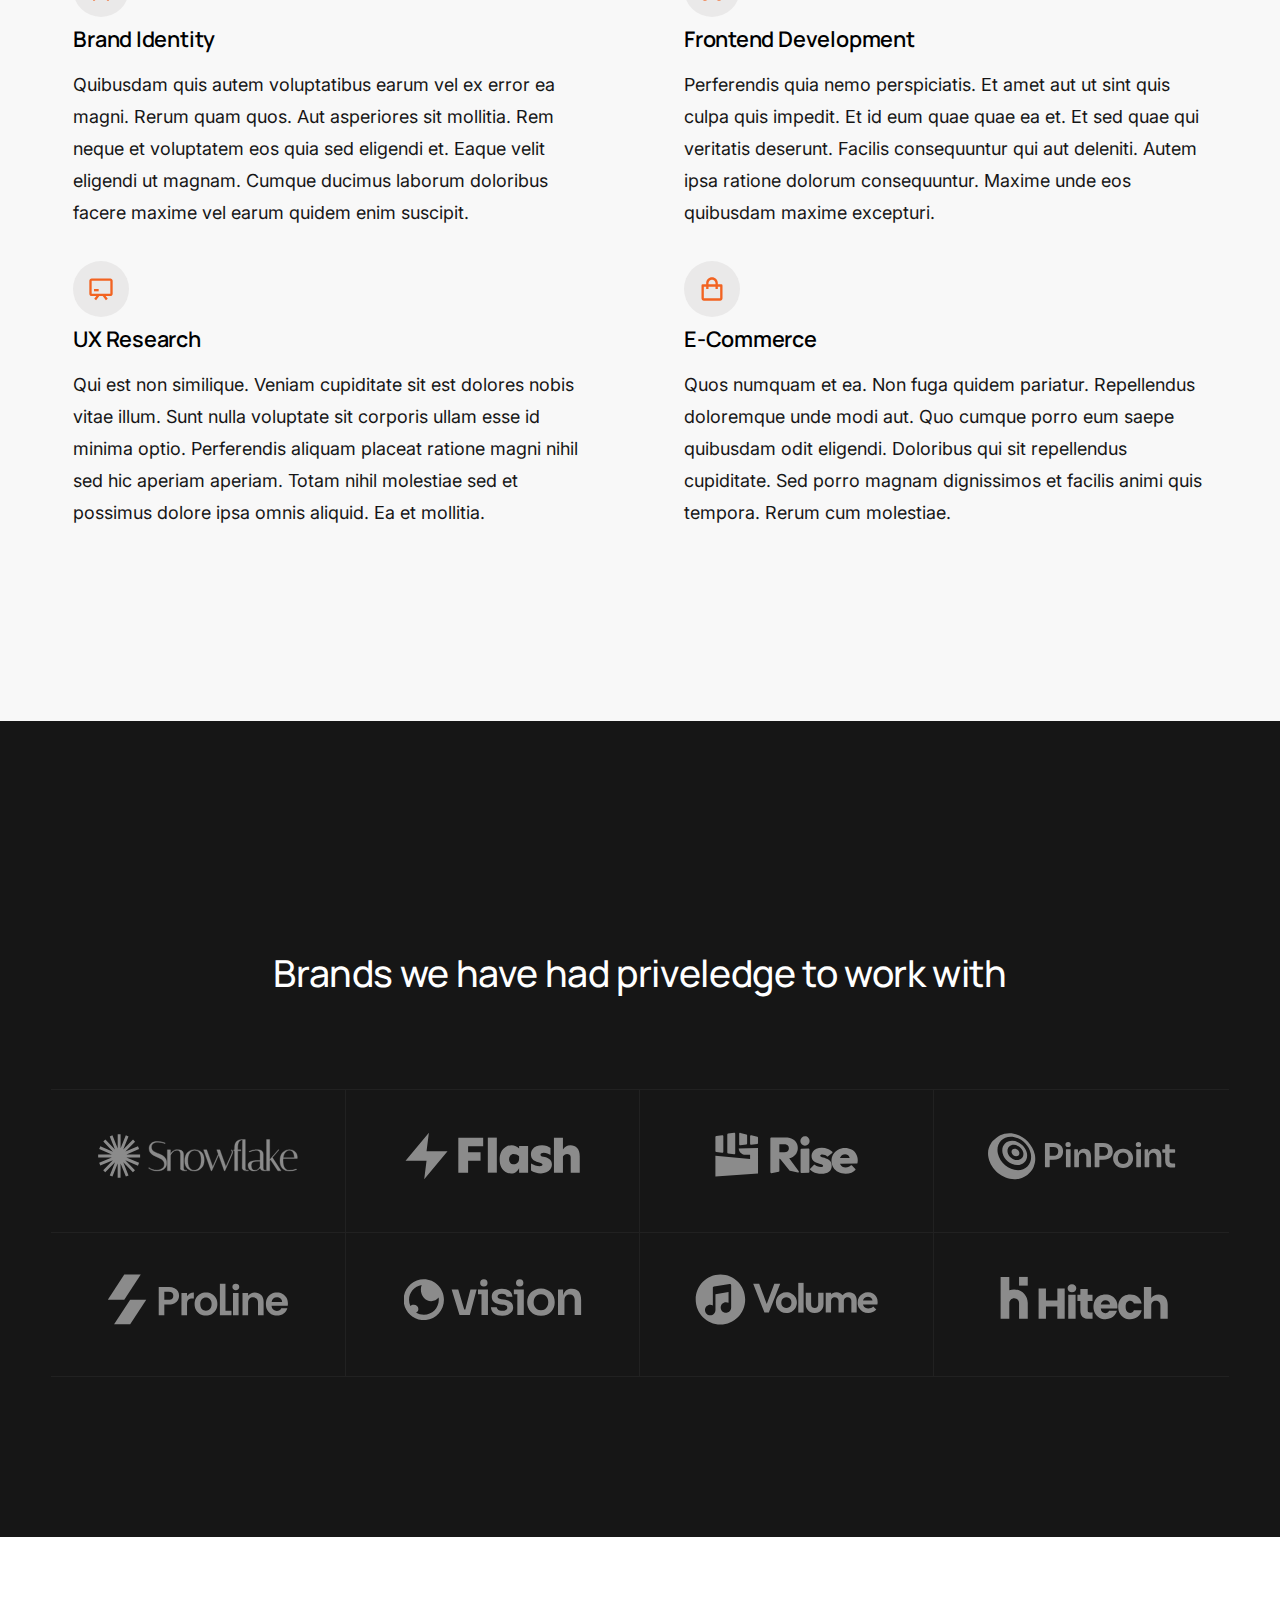
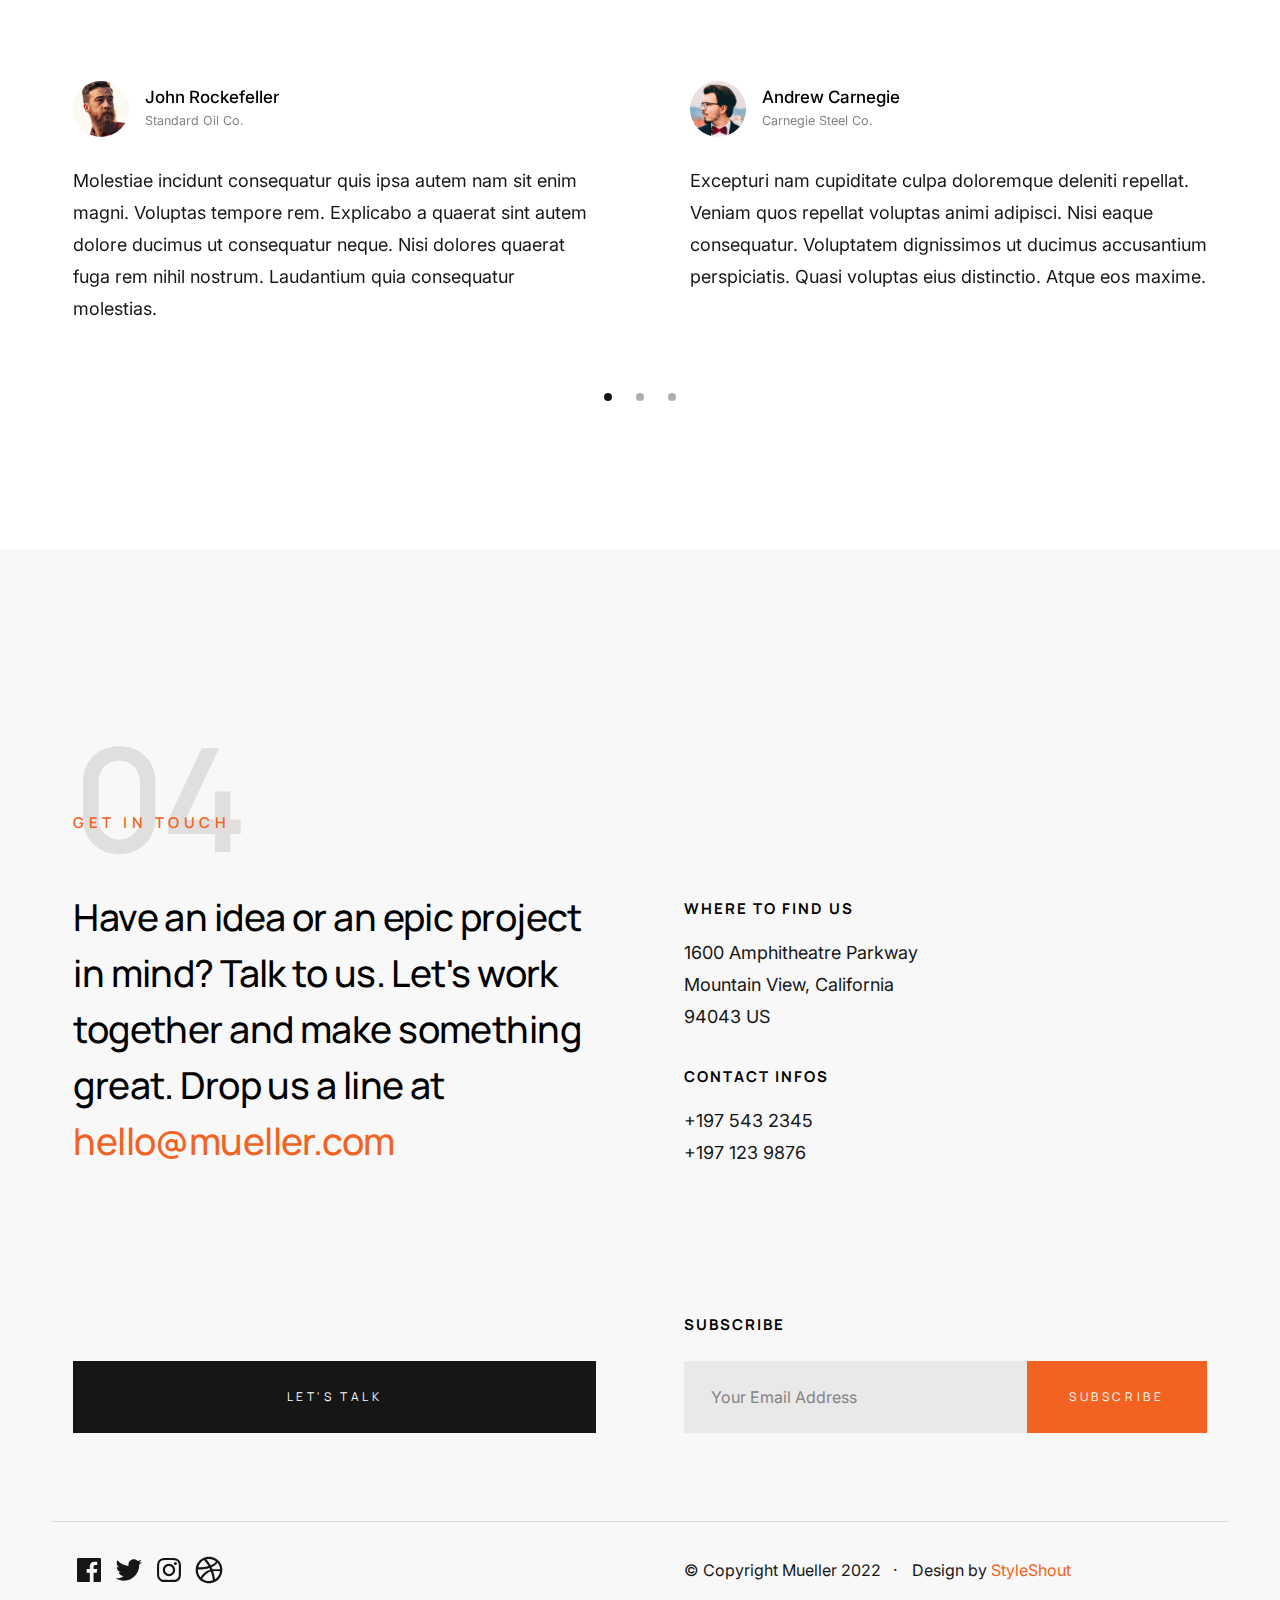
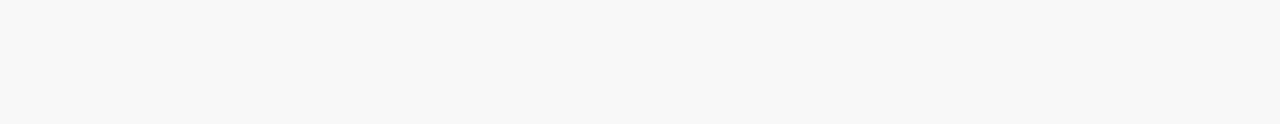
<file: Mueller.html>
<!DOCTYPE html>
<!-- saved from url=(0073)file:///C:/Users/tonna/Downloads/Mueller_1_0_0/Mueller_1_0_0/index.html#0 -->
<html lang="en" class="js ss-loaded"><head><meta http-equiv="Content-Type" content="text/html; charset=UTF-8">

    <!--- basic page needs
    ================================================== -->
    
    <meta name="viewport" content="width=device-width, initial-scale=1">
    <title>Mueller</title>

    <script>
        document.documentElement.classList.remove('no-js');
        document.documentElement.classList.add('js');
    </script>

    <!-- CSS
    ================================================== -->
    <link rel="stylesheet" href="./Mueller_files/vendor.css">
    <link rel="stylesheet" href="./Mueller_files/styles.css">

    <!-- favicons
    ================================================== -->
    <link rel="apple-touch-icon" sizes="180x180" href="file:///C:/Users/tonna/Downloads/Mueller_1_0_0/Mueller_1_0_0/apple-touch-icon.png">
    <link rel="icon" type="image/png" sizes="32x32" href="file:///C:/Users/tonna/Downloads/Mueller_1_0_0/Mueller_1_0_0/favicon-32x32.png">
    <link rel="icon" type="image/png" sizes="16x16" href="file:///C:/Users/tonna/Downloads/Mueller_1_0_0/Mueller_1_0_0/favicon-16x16.png">
    <link rel="manifest" href="file:///C:/Users/tonna/Downloads/Mueller_1_0_0/Mueller_1_0_0/site.webmanifest">

</head>


<body id="top" class="ss-show">


    <!-- preloader
    ================================================== -->
    <div id="preloader" style="display: none;">
        <div id="loader"></div>
    </div>


    <!-- page wrap
    ================================================== -->
    <div id="page" class="s-pagewrap">


        <!-- # site header 
        ================================================== -->
        <header class="s-header sticky offset scrolling">

            <div class="row s-header__inner">

                <div class="s-header__block">
                    <div class="s-header__logo">
                        <a class="logo" href="file:///C:/Users/tonna/Downloads/Mueller_1_0_0/Mueller_1_0_0/index.html">
                            <img src="./Mueller_files/logo.svg" alt="Homepage">
                        </a>
                    </div>

                    <a class="s-header__menu-toggle" href="file:///C:/Users/tonna/Downloads/Mueller_1_0_0/Mueller_1_0_0/index.html#0"><span>Menu</span></a>
                </div> <!-- end s-header__block -->

                <nav class="s-header__nav">
    
                    <ul class="s-header__menu-links">
                        <li class=""><a href="file:///C:/Users/tonna/Downloads/Mueller_1_0_0/Mueller_1_0_0/index.html#intro" class="smoothscroll">Intro</a></li>
                        <li><a href="file:///C:/Users/tonna/Downloads/Mueller_1_0_0/Mueller_1_0_0/index.html#about" class="smoothscroll">About</a></li>
                        <li class="current"><a href="file:///C:/Users/tonna/Downloads/Mueller_1_0_0/Mueller_1_0_0/index.html#services" class="smoothscroll">Services</a></li>
                        <li><a href="file:///C:/Users/tonna/Downloads/Mueller_1_0_0/Mueller_1_0_0/index.html#folio" class="smoothscroll">Work</a></li>
                        <li><a href="file:///C:/Users/tonna/Downloads/Mueller_1_0_0/Mueller_1_0_0/index.html#footer" class="smoothscroll">Contact</a></li>
                    </ul> <!-- s-header__menu-links -->

                </nav> <!-- end s-header__nav -->

            </div> <!-- end s-header__inner -->

        </header> <!-- end s-header -->


        <!-- # site-content
        ================================================== -->
        <section id="content" class="s-content">


            <!-- intro
            ----------------------------------------------- -->
            <section id="intro" class="s-intro target-section">

                <div class="s-intro__bg"></div>

                <div class="row s-intro__content">

                    <div class="s-intro__content-bg"></div>

                    <div class="column lg-12 s-intro__content-inner">
                        
                        <h1 class="s-intro__content-title">
                        We provide creative <br>
                        solutions to turn your <br>
                        ideas into digital reality.
                        </h1>

                        <div class="s-intro__content-buttons">
                            <a href="file:///C:/Users/tonna/Downloads/Mueller_1_0_0/Mueller_1_0_0/index.html#download" class="btn btn--stroke s-intro__content-btn smoothscroll">More About Us</a>
                            <a href="https://player.vimeo.com/video/14592941?color=f26522&amp;title=0&amp;byline=0&amp;portrait=0" class="s-intro__content-video-btn">
                                <svg xmlns="http://www.w3.org/2000/svg" width="24" height="24" viewBox="0 0 24 24" style="fill: rgba(0, 0, 0, 1);transform: ;msFilter:;"><path d="M7 6v12l10-6z"></path></svg>
                            </a>
                        </div>
                        
                    </div> <!-- s-intro__content-inner -->

                </div> <!-- s-intro__content -->

                <div class="s-intro__scroll-down">
                    <a href="file:///C:/Users/tonna/Downloads/Mueller_1_0_0/Mueller_1_0_0/index.html#about" class="smoothscroll">
                        <span>Scroll Down</span>
                    </a>
                </div> <!-- s-intro__scroll-down -->

            </section> <!-- end s-intro -->


            <!-- about
            ----------------------------------------------- -->
            <section id="about" class="s-about target-section">

                <div class="row section-header" data-num="01">
                    <h3 class="column lg-12 section-header__pretitle pretitle text-pretitle">Who We Are</h3>
                    <div class="column lg-6 stack-on-1100 section-header__primary">
                        <h2 class="title text-display-1">
                        Tonna.Live is a branding agency based in Malta. 
                        We shape brand identities and design thoughtful 
                        digital experiences.
                        </h2>
                    </div><!-- 
                    <div class="column lg-6 stack-on-1100 section-header__secondary">
                        <p class="desc">
                        Deleniti dolorem reiciendis repellat labore velit dolor nihil qui. 
                        Deserunt sapiente odio quos quisquam dolorem cumque et omnis. 
                        Minima quibusdam sequi consequatur magni non sunt est.
                        </p>
                    </div> -->
                </div> <!-- end section-header -->

                <div class="row process-list list-block show-ctr block-lg-one-half block-tab-whole">
    
                    <div class="column list-block__item">
                        <div class="list-block__title">
                            <h3 class="h5">Define</h3>
                        </div>
                        <div class="list-block__text">
                            <p>
                             It begins with a comprehensive client consultation to understand your vision and objectives.
                             We clarify the project's scope, conduct market research, and set clear, measurable goals.
                             This initial phase results in a detailed project roadmap, user personas, and, if needed, branding guidelines. 'Define' is the compass guiding us through the digital journey, ensuring that every subsequent step aligns with your vision and objectives. It sets the stage for crafting exceptional digital solutions that stand out in the online landscape.
                            </p>
                        </div>
                    </div> <!-- end list-block__item -->

                    <div class="column list-block__item">
                        <div class="list-block__title">
                            <h3 class="h5">Design</h3>
                        </div>
                        <div class="list-block__text">
                            <p>
                                After the 'Define' phase, we transform concepts into captivating visuals and intuitive interfaces. Our talented designers infuse creativity, innovation, and user-centric thinking into every aspect of your project. They craft stunning graphics, layout designs, and interactive elements that not only align with your brand but also resonate with your target audience. 'Design' is where your vision takes shape and becomes a visual masterpiece, setting the stage for the development phase where the magic truly happens.

                            </p>
                        </div>
                    </div> <!-- end list-block__item -->
        
                    <div class="column list-block__item">
                        <div class="list-block__title">
                            <h3 class="h5">Build</h3>
                        </div>
                        <div class="list-block__text">
                            <p>
 "Build" is where the vision crafted during the 'Define' and 'Design' phases comes to life. Our skilled developers leverage cutting-edge technologies to construct the digital framework of your project. They write the code, implement functionalities, and ensure seamless performance across all devices. Every line of code is a step toward transforming your concept into a functional, user-friendly reality. Quality and precision are our guiding principles throughout the 'Build' phase, as we work diligently to create a robust, responsive, and reliable digital solution that exceeds your expectations. This step is the engine that powers your project's journey from concept to reality.
                            </p>
                        </div>
                    </div> <!-- end list-block__item -->
        
                    <div class="column list-block__item">
                        <div class="list-block__title">
                            <h3 class="h5">Launch</h3>
                        </div>
                        <div class="list-block__text">
                            <p>
                                After the 'Define,' 'Design,' and 'Build' phases, we meticulously prepare for the unveiling of your project to the world. This critical step involves rigorous testing, fine-tuning, and quality assurance to ensure every aspect performs flawlessly. We collaborate closely with you to set a strategic launch date and develop a comprehensive rollout plan. Whether it's a website, application, or digital campaign, our 'Launch' phase is the moment when your project takes flight. It marks the culmination of hard work and dedication, as your digital presence steps confidently into the online spotlight, ready to make a lasting impact.
                            </p>
                        </div>
                    </div> <!-- end list-block__item -->

                </div> <!-- end process-list -->

            </section> <!-- end s-about -->


            <!-- services
            ----------------------------------------------- -->
            <section id="services" class="s-services target-section">

                <div class="row section-header" data-num="02">
                    <h3 class="column lg-12 section-header__pretitle text-pretitle">What We Do</h3>
                    <div class="column lg-6 stack-on-1100 section-header__primary">
                        <h2 class="title text-display-1">
                            Our services are tailored to make your business grow and stand out.
                        </h2>
                    </div>
                    <div class="column lg-6 stack-on-1100 section-header__secondary">
                        <!-- 
                        <p class="desc">
                        Quia iusto totam facilis ut atque quidem quis maiores iure. 
                        Facilis mollitia enim illo sed et totam commodi. Velit a 
                        recusandae sequi consequatur est dolorum eaque.
                        </p> -->
                    </div>
                </div> <!-- end section-header -->

                <div class="row services-list list-block block-lg-one-half block-tab-whole">
    
                    <div class="column list-block__item">
                        <div class="list-block__title">
                            <div class="list-block__icon">
                                <svg xmlns="http://www.w3.org/2000/svg" width="24" height="24" viewBox="0 0 24 24" style="fill: rgba(0, 0, 0, 1);transform: ;msFilter:;"><path d="m6.516 14.323-1.49 6.452a.998.998 0 0 0 1.529 1.057L12 18.202l5.445 3.63a1.001 1.001 0 0 0 1.517-1.106l-1.829-6.4 4.536-4.082a1 1 0 0 0-.59-1.74l-5.701-.454-2.467-5.461a.998.998 0 0 0-1.822 0L8.622 8.05l-5.701.453a1 1 0 0 0-.619 1.713l4.214 4.107zm2.853-4.326a.998.998 0 0 0 .832-.586L12 5.43l1.799 3.981a.998.998 0 0 0 .832.586l3.972.315-3.271 2.944c-.284.256-.397.65-.293 1.018l1.253 4.385-3.736-2.491a.995.995 0 0 0-1.109 0l-3.904 2.603 1.05-4.546a1 1 0 0 0-.276-.94l-3.038-2.962 4.09-.326z"></path></svg>
                            </div>
                            <h3 class="h5">Brand Identity</h3>
                        </div>
                        <div class="list-block__text">
                            <p>
                            Quibusdam quis autem voluptatibus earum vel ex error ea magni. Rerum quam quos. Aut asperiores 
                            sit mollitia. Rem neque et voluptatem eos quia sed eligendi et. Eaque velit eligendi ut 
                            magnam. Cumque ducimus laborum doloribus facere maxime vel earum quidem enim suscipit.
                            </p>
                        </div>
                    </div> <!-- end list-block__item -->
        <!-- 
                    <div class="column list-block__item">
                        <div class="list-block__title">
                            <div class="list-block__icon">
                                <svg xmlns="http://www.w3.org/2000/svg" width="24" height="24" viewBox="0 0 24 24" style="fill: rgba(0, 0, 0, 1);transform: ;msFilter:;"><path d="m21.406 6.086-9-4a1.001 1.001 0 0 0-.813 0l-9 4c-.02.009-.034.024-.054.035-.028.014-.058.023-.084.04-.022.015-.039.034-.06.05a.87.87 0 0 0-.19.194c-.02.028-.041.053-.059.081a1.119 1.119 0 0 0-.076.165c-.009.027-.023.052-.031.079A1.013 1.013 0 0 0 2 7v10c0 .396.232.753.594.914l9 4c.13.058.268.086.406.086a.997.997 0 0 0 .402-.096l.004.01 9-4A.999.999 0 0 0 22 17V7a.999.999 0 0 0-.594-.914zM12 4.095 18.538 7 12 9.905l-1.308-.581L5.463 7 12 4.095zM4 16.351V8.539l7 3.111v7.811l-7-3.11zm9 3.11V11.65l7-3.111v7.812l-7 3.11z"></path></svg>
                            </div>
                            <h3 class="h5">Product Design</h3>
                        </div>
                        <div class="list-block__text">
                            <p>
                            Nemo cupiditate ab quibusdam quaerat impedit magni. Earum suscipit ipsum laudantium. 
                            Quo delectus est. Maiores voluptas ab sit natus veritatis ut. Debitis nulla cumque veritatis.
                            Sunt suscipit voluptas ipsa in tempora esse soluta sint aliquam rhoncus elit.
                            </p>
                        </div>
                    </div>
                -->
                    <div class="column list-block__item">
                        <div class="list-block__title">
                            <div class="list-block__icon">
                                <svg xmlns="http://www.w3.org/2000/svg" width="24" height="24" viewBox="0 0 24 24" style="fill: rgba(0, 0, 0, 1);transform: ;msFilter:;"><path d="M6 14c-2.206 0-4 1.794-4 4s1.794 4 4 4a4.003 4.003 0 0 0 3.998-3.98H10V16h4v2.039h.004A4.002 4.002 0 0 0 18 22c2.206 0 4-1.794 4-4s-1.794-4-4-4h-2v-4h2c2.206 0 4-1.794 4-4s-1.794-4-4-4-4 1.794-4 4v2h-4V5.98h-.002A4.003 4.003 0 0 0 6 2C3.794 2 2 3.794 2 6s1.794 4 4 4h2v4H6zm2 4c0 1.122-.879 2-2 2s-2-.878-2-2 .879-2 2-2h2v2zm10-2c1.121 0 2 .878 2 2s-.879 2-2 2-2-.878-2-2v-2h2zM16 6c0-1.122.879-2 2-2s2 .878 2 2-.879 2-2 2h-2V6zM6 8c-1.121 0-2-.878-2-2s.879-2 2-2 2 .878 2 2v2H6zm4 2h4v4h-4v-4z"></path></svg>
                            </div>
                            <h3 class="h5">Frontend Development</h3>
                        </div>
                        <div class="list-block__text">
                            <p>
                            Perferendis quia nemo perspiciatis. Et amet aut ut sint quis culpa quis impedit. 
                            Et id eum quae quae ea et. Et sed quae qui veritatis deserunt. Facilis consequuntur 
                            qui aut deleniti. Autem ipsa ratione dolorum consequuntur. Maxime unde eos quibusdam 
                            maxime excepturi.
                            </p>
                        </div>
                    </div> <!-- end list-block__item -->
        
                    <div class="column list-block__item">
                        <div class="list-block__title">
                            <div class="list-block__icon">
                                <svg xmlns="http://www.w3.org/2000/svg" width="24" height="24" viewBox="0 0 24 24" style="fill: rgba(0, 0, 0, 1);transform: ;msFilter:;"><path d="M20 3H4c-1.103 0-2 .897-2 2v11c0 1.103.897 2 2 2h4l-1.8 2.4 1.6 1.2 2.7-3.6h3l2.7 3.6 1.6-1.2L16 18h4c1.103 0 2-.897 2-2V5c0-1.103-.897-2-2-2zM4 16V5h16l.001 11H4z"></path><path d="M6 12h4v2H6z"></path></svg>
                            </div>
                            <h3 class="h5">UX Research</h3>
                        </div>
                        <div class="list-block__text">
                            <p>
                            Qui est non similique. Veniam cupiditate sit est dolores nobis vitae illum. 
                            Sunt nulla voluptate sit corporis ullam esse id minima optio. Perferendis aliquam placeat 
                            ratione magni nihil sed hic aperiam aperiam. Totam nihil molestiae sed et possimus 
                            dolore ipsa omnis aliquid. Ea et mollitia. 
                            </p>
                        </div>
                    </div> <!-- end list-block__item -->

                    <div class="column list-block__item">
                        <div class="list-block__title">
                            <div class="list-block__icon">
                                <svg xmlns="http://www.w3.org/2000/svg" width="24" height="24" viewBox="0 0 24 24" style="fill: rgba(0, 0, 0, 1);transform: ;msFilter:;"><path d="M5 22h14c1.103 0 2-.897 2-2V9a1 1 0 0 0-1-1h-3V7c0-2.757-2.243-5-5-5S7 4.243 7 7v1H4a1 1 0 0 0-1 1v11c0 1.103.897 2 2 2zM9 7c0-1.654 1.346-3 3-3s3 1.346 3 3v1H9V7zm-4 3h2v2h2v-2h6v2h2v-2h2l.002 10H5V10z"></path></svg>
                            </div>
                            <h3 class="h5">E-Commerce</h3>
                        </div>
                        <div class="list-block__text">
                            <p>
                            Quos numquam et ea. Non fuga quidem pariatur. Repellendus doloremque unde modi aut. 
                            Quo cumque porro eum saepe quibusdam odit eligendi. Doloribus qui sit repellendus cupiditate. 
                            Sed porro magnam dignissimos et facilis animi quis tempora. Rerum cum molestiae. 
                            </p>
                        </div>
                    </div> <!-- end list-block__item -->
                <!-- 

                    <div class="column list-block__item">
                        <div class="list-block__title">
                            <div class="list-block__icon">
                                <svg xmlns="http://www.w3.org/2000/svg" width="24" height="24" viewBox="0 0 24 24" style="fill: rgba(0, 0, 0, 1);transform: ;msFilter:;"><path d="M21 6c0-1.654-1.346-3-3-3a2.993 2.993 0 0 0-2.815 2h-6.37A2.993 2.993 0 0 0 6 3C4.346 3 3 4.346 3 6c0 1.302.839 2.401 2 2.815v6.369A2.997 2.997 0 0 0 3 18c0 1.654 1.346 3 3 3a2.993 2.993 0 0 0 2.815-2h6.369a2.994 2.994 0 0 0 2.815 2c1.654 0 3-1.346 3-3a2.997 2.997 0 0 0-2-2.816V8.816A2.996 2.996 0 0 0 21 6zm-3-1a1.001 1.001 0 1 1-1 1c0-.551.448-1 1-1zm-2.815 12h-6.37A2.99 2.99 0 0 0 7 15.184V8.816A2.99 2.99 0 0 0 8.815 7h6.369A2.99 2.99 0 0 0 17 8.815v6.369A2.99 2.99 0 0 0 15.185 17zM6 5a1.001 1.001 0 1 1-1 1c0-.551.448-1 1-1zm0 14a1.001 1.001 0 0 1 0-2 1.001 1.001 0 0 1 0 2zm12 0a1.001 1.001 0 0 1 0-2 1.001 1.001 0 0 1 0 2z"></path></svg>
                            </div>
                            <h3 class="h5">Illustration</h3>
                        </div>
                        <div class="list-block__text">
                            <p>
                            Quasi in nulla maiores minus cupiditate tenetur ut officia sint. Quis consequatur 
                            officiis dolor nulla fuga itaque cum aut. Ut ut quis omnis dolor. Qui modi voluptatem eum.
                            Minus numquam consequatur incidunt vel maiores nostrum. Commodi dignissimos sed 
                            laudantium aliquam tempora.
                            </p>
                        </div>
                    </div>-->
        
                </div> <!-- end process-list -->

            </section> <!-- end s-services -->



            <section id="folio" class="s-folio target-section">

                
        <!-- 

                <div id="bricks" class="row bricks">
                    <div class="column lg-12 masonry">
                        <div class="bricks-wrapper">

                            <div class="grid-sizer"></div>

                            <article class="brick brick--double entry">
                                <a href="#modal-01" class="entry__link">
                                    <div class="entry__thumb">
                                        <img src="images/folio/white_turban@2x.jpg" alt="">
                                    </div>
                                    <div class="entry__info">
                                        <div class="entry__cat">Frontend Design</div>
                                        <h4 class="entry__title">White Turban</h4>
                                    </div>
                                </a>
                            </article>

                            <article class="brick brick--double entry">
                                <a href="#modal-02" class="entry__link">
                                    <div class="entry__thumb">
                                        <img src="images/folio/caffeine_and_tulips@2x.jpg" alt="">
                                    </div>
                                    <div class="entry__info">
                                        <div class="entry__cat">Brand Identity</div>
                                        <h4 class="entry__title">Caffeine & Tulips</h4>
                                    </div>
                                </a>
                            </article> 

                            <article class="brick entry">
                                <a href="#modal-03" class="entry__link">
                                    <div class="entry__thumb">
                                        <img src="images/folio/grayscale@2x.jpg" alt="">
                                    </div>
                                    <div class="entry__info">
                                        <div class="entry__cat">Product Design</div>
                                        <h4 class="entry__title">Grayscale</h4>
                                    </div>
                                </a>
                            </article> 

                            <article class="brick entry">
                                <a href="#modal-04" class="entry__link">
                                    <div class="entry__thumb">
                                        <img src="images/folio/lamp@2x.jpg" alt="">
                                    </div>
                                    <div class="entry__info">
                                        <div class="entry__cat">E-Commerce</div>
                                        <h4 class="entry__title">Lamp</h4>
                                    </div>
                                </a>
                            </article>

                            <article class="brick entry">
                                <a href="#modal-05" class="entry__link">
                                    <div class="entry__thumb">
                                        <img src="images/folio/tropical@2x.jpg" alt="">
                                    </div>
                                    <div class="entry__info">
                                        <div class="entry__cat">Frontend Design</div>
                                        <h4 class="entry__title">Tropical</h4>
                                    </div>
                                </a>
                            </article>

                            <article class="brick entry">
                                <a href="#modal-06" class="entry__link">
                                    <div class="entry__thumb">
                                        <img src="images/folio/woodcraft@2x.jpg" alt="">
                                    </div>
                                    <div class="entry__info">
                                        <div class="entry__cat">E-Commerce</div>
                                        <h4 class="entry__title">Woodcraft</h4>
                                    </div>
                                </a>
                            </article> 

                        </div> 
                    </div>
                </div> 


                
                <div id="modal-01" hidden>
                    <div class="modal-popup">
                        <img src="images/folio/gallery/g-turban.jpg" alt="">
            
                        <div class="modal-popup__desc">
                            <h5>White Turban</h5>
                            <p>Odio soluta enim quos sit asperiores rerum rerum repudiandae cum. Vel voluptatem alias qui assumenda iure et expedita voluptatem. Ratione officiis quae.</p>
                            <ul class="modal-popup__cat">
                                <li>UX Research</li>
                                <li>Frontend Design</li>
                            </ul>
                        </div>
            
                        <a href="https://www.behance.net/" class="modal-popup__details">Project link</a>
                    </div>
                </div> 

                <div id="modal-02" hidden>
                    <div class="modal-popup">
                        <img src="images/folio/gallery/g-tulips.jpg" alt="">
            
                        <div class="modal-popup__desc">
                            <h5>Caffeine & Tulips</h5>
                            <p>Proin gravida nibh vel velit auctor aliquet. Aenean sollicitudin, lorem quis bibendum auctor, nisi elit consequat ipsum, nec sagittis sem nibh id elit.</p>
                            <ul class="modal-popup__cat">
                                <li>Brand Identity</li>
                            </ul>
                        </div>
            
                        <a href="https://www.behance.net/" class="modal-popup__details">Project link</a>
                    </div>
                </div> 

                <div id="modal-03" hidden>
                    <div class="modal-popup">
                        <img src="images/folio/gallery/g-grayscale.jpg" alt="">
            
                        <div class="modal-popup__desc">
                            <h5>Grayscale</h5>
                            <p>Exercitationem reprehenderit quod explicabo consequatur aliquid ut magni ut. Deleniti quo corrupti illum velit eveniet ratione necessitatibus ipsam mollitia.</p>
                            <ul class="modal-popup__cat">
                                <li>Product Design</li>
                            </ul>
                        </div>
            
                        <a href="https://www.behance.net/" class="modal-popup__details">Project link</a>
                    </div>
                </div>
                <div id="modal-04" hidden>
                    <div class="modal-popup">
                        <img src="images/folio/gallery/g-lamp.jpg" alt="">
            
                        <div class="modal-popup__desc">
                            <h5>The Lamp</h5>
                            <p>Dolores velit qui quos nobis. Aliquam delectus voluptas quos possimus non voluptatem voluptas voluptas. Est doloribus eligendi porro doloribus voluptatum.</p>
                            <ul class="modal-popup__cat">
                                <li>E-Commerce</li>
                            </ul>
                        </div>
            
                        <a href="https://www.behance.net/" class="modal-popup__details">Project link</a>
                    </div>
                </div>

                <div id="modal-05" hidden>
                    <div class="modal-popup">

                        <img src="images/folio/gallery/g-tropical.jpg" alt="">
            
                        <div class="modal-popup__desc">
                            <h5>Tropical</h5>
                            <p>Proin gravida nibh vel velit auctor aliquet. Aenean sollicitudin, lorem quis bibendum auctor, nisi elit consequat ipsum, nec sagittis sem nibh id elit.</p>
                            <ul class="modal-popup__cat">
                                <li>Frontend Design</li>
                            </ul>
                        </div>
            
                        <a href="https://www.behance.net/" class="modal-popup__details">Project link</a>
                    </div>
                </div>

                <div id="modal-06" hidden>
                    <div class="modal-popup">
                        <img src="images/folio/gallery/g-woodcraft.jpg" alt="">
            
                        <div class="modal-popup__desc">
                            <h5>Woodcraft</h5>
                            <p>Quisquam vel libero consequuntur autem voluptas. Qui aut vero. Omnis fugit mollitia cupiditate voluptas. Aenean sollicitudin, lorem quis bibendum auctor.</p>
                            <ul class="modal-popup__cat">
                                <li>E-Commerce</li>
                                <li>Product Design</li>
                            </ul>
                        </div>
            
                        <a href="https://www.behance.net/" class="modal-popup__details">Project link</a>
                    </div>
                </div>

                           -->


                <!-- clients
                -------------------------------------------- -->
                <div class="s-clients row">
                    <div class="column lg-12">

                        <div class="row section-header">
                            <div class="column lg-12">
                                <h3 class="title text-display-1">Brands we have had priveledge to work with</h3>
                            </div>
                        </div> <!-- end section-header -->
    
                        <div class="row clients-list block-lg-one-fourth block-md-one-third block-tab-one-half block-stack">
    
                            <div class="column clients-list__item">
                                <a href="file:///C:/Users/tonna/Downloads/Mueller_1_0_0/Mueller_1_0_0/index.html#0">
                                    <img src="./Mueller_files/snowflake.svg" alt="">
                                </a>
                            </div>
                            <div class="column clients-list__item">
                                <a href="file:///C:/Users/tonna/Downloads/Mueller_1_0_0/Mueller_1_0_0/index.html#0">
                                    <img src="./Mueller_files/flash.svg" alt="">
                                </a>
                            </div>
                            <div class="column clients-list__item">
                                <a href="file:///C:/Users/tonna/Downloads/Mueller_1_0_0/Mueller_1_0_0/index.html#0">
                                    <img src="./Mueller_files/rise.svg" alt="">
                                </a>
                            </div>
                            <div class="column clients-list__item">
                                <a href="file:///C:/Users/tonna/Downloads/Mueller_1_0_0/Mueller_1_0_0/index.html#0">
                                    <img src="./Mueller_files/pinpoint.svg" alt="">
                                </a>
                            </div>
                            <div class="column clients-list__item">
                                <a href="file:///C:/Users/tonna/Downloads/Mueller_1_0_0/Mueller_1_0_0/index.html#0">
                                    <img src="./Mueller_files/proline.svg" alt="">
                                </a>
                            </div>
                            <div class="column clients-list__item">
                                <a href="file:///C:/Users/tonna/Downloads/Mueller_1_0_0/Mueller_1_0_0/index.html#0">
                                    <img src="./Mueller_files/vision.svg" alt="">
                                </a>
                            </div>
                            <div class="column clients-list__item">
                                <a href="file:///C:/Users/tonna/Downloads/Mueller_1_0_0/Mueller_1_0_0/index.html#0">
                                    <img src="./Mueller_files/volume.svg" alt="">
                                </a>
                            </div>
                            <div class="column clients-list__item">
                                <a href="file:///C:/Users/tonna/Downloads/Mueller_1_0_0/Mueller_1_0_0/index.html#0">
                                    <img src="./Mueller_files/hitech.svg" alt="">
                                </a>
                            </div>

                        </div> <!-- clients-list -->
                    </div> <!-- end column lg-12 -->
                </div> <!-- end s-clients -->

            </section> <!-- end s-folio -->


            <!-- testimonials
            ----------------------------------------------- -->
            <section id="testimonials" class="s-testimonials">

                <div class="row s-testimonials__content">
                    <div class="column lg-12">
        
                        <div class="swiper-container s-testimonials__slider swiper-container-initialized swiper-container-horizontal">
        
                            <div class="swiper-wrapper" id="swiper-wrapper-fd833195f606f68e" aria-live="polite" style="transform: translate3d(0px, 0px, 0px);">
    
                                <div class="s-testimonials__slide swiper-slide swiper-slide-active" role="group" aria-label="1 / 4" style="width: 485.5px; margin-right: 100px;">
                                    <div class="s-testimonials__author">
                                        <img src="./Mueller_files/user-02.jpg" alt="Author image" class="s-testimonials__avatar">
                                        <cite class="s-testimonials__cite">
                                            <strong>John Rockefeller</strong>
                                            <span>Standard Oil Co.</span>
                                        </cite>
                                    </div>
                                    <p>
                                    Molestiae incidunt consequatur quis ipsa autem nam sit enim magni. Voluptas tempore rem. 
                                    Explicabo a quaerat sint autem dolore ducimus ut consequatur neque. Nisi dolores quaerat fuga rem nihil nostrum.
                                    Laudantium quia consequatur molestias.
                                    </p>
                                </div> <!-- end s-testimonials__slide -->
                
                                <div class="s-testimonials__slide swiper-slide swiper-slide-next" role="group" aria-label="2 / 4" style="width: 485.5px; margin-right: 100px;">
                                    <div class="s-testimonials__author">
                                        <img src="./Mueller_files/user-03.jpg" alt="Author image" class="s-testimonials__avatar">
                                        <cite class="s-testimonials__cite">
                                            <strong>Andrew Carnegie</strong>
                                            <span>Carnegie Steel Co.</span>
                                        </cite>
                                    </div>
                                    <p>
                                    Excepturi nam cupiditate culpa doloremque deleniti repellat. Veniam quos repellat voluptas animi adipisci.
                                    Nisi eaque consequatur. Voluptatem dignissimos ut ducimus accusantium perspiciatis.
                                    Quasi voluptas eius distinctio. Atque eos maxime.
                                    </p>
                                </div> <!-- end s-testimonials__slide -->
                
                                <div class="s-testimonials__slide swiper-slide" role="group" aria-label="3 / 4" style="width: 485.5px; margin-right: 100px;">
                                    <div class="s-testimonials__author">
                                        <img src="./Mueller_files/user-01.jpg" alt="Author image" class="s-testimonials__avatar">
                                        <cite class="s-testimonials__cite">
                                            <strong>John Morgan</strong>
                                            <span>JP Morgan &amp; Co.</span>
                                        </cite>
                                    </div>
                                    <p>
                                    Repellat dignissimos libero. Qui sed at corrupti expedita voluptas odit. Nihil ea quia nesciunt. Ducimus aut sed ipsam.  
                                    Autem eaque officia cum exercitationem sunt voluptatum accusamus. Quasi voluptas eius distinctio.
                                    Voluptatem dignissimos ut.
                                    </p>
                                </div> <!-- end s-testimonials__slide -->
        
                                <div class="s-testimonials__slide swiper-slide" role="group" aria-label="4 / 4" style="width: 485.5px; margin-right: 100px;">
                                    <div class="s-testimonials__author">
                                        <img src="./Mueller_files/user-06.jpg" alt="Author image" class="s-testimonials__avatar">
                                        <cite class="s-testimonials__cite">
                                            <strong>Henry Ford</strong>
                                            <span>Ford Motor Co.</span>
                                        </cite>
                                    </div>
                                    <p>
                                    Nunc interdum lacus sit amet orci. Vestibulum dapibus nunc ac augue. Fusce vel dui. In ac felis 
                                    quis tortor malesuada pretium. Curabitur vestibulum aliquam leo. Qui sed at corrupti expedita voluptas odit. 
                                    Nihil ea quia nesciunt. Ducimus aut sed ipsam.
                                    </p>
                                </div> <!-- end s-testimonials__slide -->
            
                            </div> <!-- end swiper-wrapper -->
        
                            <div class="swiper-pagination swiper-pagination-clickable swiper-pagination-bullets"><span class="swiper-pagination-bullet swiper-pagination-bullet-active" tabindex="0" role="button" aria-label="Go to slide 1"></span><span class="swiper-pagination-bullet" tabindex="0" role="button" aria-label="Go to slide 2"></span><span class="swiper-pagination-bullet" tabindex="0" role="button" aria-label="Go to slide 3"></span></div>
        
                        <span class="swiper-notification" aria-live="assertive" aria-atomic="true"></span></div> <!-- end swiper-container -->
        
                    </div> <!-- end column -->
                </div> <!-- end s-testimonials__content -->

            </section> <!-- end testimonials -->

        </section>  <!-- end content -->


        <!-- # site-footer
        ================================================== -->
        <footer id="footer" class="s-footer target-section">

            <div class="row section-header" data-num="04">
                <h3 class="column lg-12 section-header__pretitle text-pretitle">Get In Touch</h3>
                <div class="column lg-6 stack-on-1100 section-header__primary">
                    <h2 class="title text-display-1">
                    Have an idea or an epic project in mind? Talk to us. 
                    Let's work together and make something great. 
                    Drop us a line at <a href="mailto:#0" title="">hello@mueller.com</a>
                    </h2>
                </div>    
                <div class="column lg-6 stack-on-1100 section-header__secondary">
                    
                    <div class="contact-block">
                        <h6>Where To Find Us</h6>
                        <p>
                        1600 Amphitheatre Parkway <br>
                        Mountain View, California <br>
                        94043  US
                        </p>
                    </div>

                    <div class="contact-block">
                        <h6>Contact Infos</h6>
                        <ul class="contact-list">
                            <li><a href="tel:197-543-2345">+197 543 2345</a></li>
                            <li><a href="tel:197-123-9876">+197 123 9876</a></li>
                        </ul>
                    </div>

                </div>
            </div> <!-- end section-header -->

            <div class="row list-block block-lg-one-half block-tab-whole block-stack-on-1000 s-footer__btns">
                <div class="column list-block__item">
                    <div class="s-footer__contact-btn">
                        <a href="mailto:#0" class="btn btn--primary u-fullwidth">
                            Let's Talk 
                        </a>
                    </div>
                </div>
                <div class="column list-block__item">
                    <div class="subscribe-form s-footer__subscribe">
                        <h6>Subscribe</h6>
                        <form id="mc-form" class="mc-form" novalidate="true">
                            <input type="email" name="EMAIL" id="mce-EMAIL" class="u-fullwidth text-center" placeholder="Your Email Address" title="The domain portion of the email address is invalid (the portion after the @)." pattern="^([^\x00-\x20\x22\x28\x29\x2c\x2e\x3a-\x3c\x3e\x40\x5b-\x5d\x7f-\xff]+|\x22([^\x0d\x22\x5c\x80-\xff]|\x5c[\x00-\x7f])*\x22)(\x2e([^\x00-\x20\x22\x28\x29\x2c\x2e\x3a-\x3c\x3e\x40\x5b-\x5d\x7f-\xff]+|\x22([^\x0d\x22\x5c\x80-\xff]|\x5c[\x00-\x7f])*\x22))*\x40([^\x00-\x20\x22\x28\x29\x2c\x2e\x3a-\x3c\x3e\x40\x5b-\x5d\x7f-\xff]+|\x5b([^\x0d\x5b-\x5d\x80-\xff]|\x5c[\x00-\x7f])*\x5d)(\x2e([^\x00-\x20\x22\x28\x29\x2c\x2e\x3a-\x3c\x3e\x40\x5b-\x5d\x7f-\xff]+|\x5b([^\x0d\x5b-\x5d\x80-\xff]|\x5c[\x00-\x7f])*\x5d))*(\.\w{2,})+$" required="">
                            <input type="submit" name="subscribe" value="Subscribe" class="btn btn--primary u-fullwidth">
                            <!-- <div style="position: absolute; left: -5000px;" aria-hidden="true"><input type="text" name="b_cdb7b577e41181934ed6a6a44_9a91cfe7b3" tabindex="-1" value=""></div> -->
                            <div class="mc-status"></div>
                        </form>
                    </div>
                </div>
            </div> <!-- end s-footer__btns -->

            <div class="row s-footer__bottom">

                <div class="column lg-6 tab-12 s-footer__bottom-left">
                    <ul class="s-footer__social">
                        <li>
                            <a href="file:///C:/Users/tonna/Downloads/Mueller_1_0_0/Mueller_1_0_0/index.html">
                                <svg xmlns="http://www.w3.org/2000/svg" width="24" height="24" viewBox="0 0 24 24" style="fill:rgba(0, 0, 0, 1);transform:;-ms-filter:"><path d="M20,3H4C3.447,3,3,3.448,3,4v16c0,0.552,0.447,1,1,1h8.615v-6.96h-2.338v-2.725h2.338v-2c0-2.325,1.42-3.592,3.5-3.592 c0.699-0.002,1.399,0.034,2.095,0.107v2.42h-1.435c-1.128,0-1.348,0.538-1.348,1.325v1.735h2.697l-0.35,2.725h-2.348V21H20 c0.553,0,1-0.448,1-1V4C21,3.448,20.553,3,20,3z"></path></svg>
                                <span class="u-screen-reader-text">Facebook</span>
                            </a>
                        </li>
                        <li>
                            <a href="file:///C:/Users/tonna/Downloads/Mueller_1_0_0/Mueller_1_0_0/index.html">
                                <svg xmlns="http://www.w3.org/2000/svg" width="24" height="24" viewBox="0 0 24 24" style="fill:rgba(0, 0, 0, 1);transform:;-ms-filter:"><path d="M19.633,7.997c0.013,0.175,0.013,0.349,0.013,0.523c0,5.325-4.053,11.461-11.46,11.461c-2.282,0-4.402-0.661-6.186-1.809 c0.324,0.037,0.636,0.05,0.973,0.05c1.883,0,3.616-0.636,5.001-1.721c-1.771-0.037-3.255-1.197-3.767-2.793 c0.249,0.037,0.499,0.062,0.761,0.062c0.361,0,0.724-0.05,1.061-0.137c-1.847-0.374-3.23-1.995-3.23-3.953v-0.05 c0.537,0.299,1.16,0.486,1.82,0.511C3.534,9.419,2.823,8.184,2.823,6.787c0-0.748,0.199-1.434,0.548-2.032 c1.983,2.443,4.964,4.04,8.306,4.215c-0.062-0.3-0.1-0.611-0.1-0.923c0-2.22,1.796-4.028,4.028-4.028 c1.16,0,2.207,0.486,2.943,1.272c0.91-0.175,1.782-0.512,2.556-0.973c-0.299,0.935-0.936,1.721-1.771,2.22 c0.811-0.088,1.597-0.312,2.319-0.624C21.104,6.712,20.419,7.423,19.633,7.997z"></path></svg>
                                <span class="u-screen-reader-text">Twitter</span>
                            </a>
                        </li>
                        <li>
                            <a href="file:///C:/Users/tonna/Downloads/Mueller_1_0_0/Mueller_1_0_0/index.html">
                                <svg xmlns="http://www.w3.org/2000/svg" width="24" height="24" viewBox="0 0 24 24" style="fill:rgba(0, 0, 0, 1);transform:;-ms-filter:"><path d="M11.999,7.377c-2.554,0-4.623,2.07-4.623,4.623c0,2.554,2.069,4.624,4.623,4.624c2.552,0,4.623-2.07,4.623-4.624 C16.622,9.447,14.551,7.377,11.999,7.377L11.999,7.377z M11.999,15.004c-1.659,0-3.004-1.345-3.004-3.003 c0-1.659,1.345-3.003,3.004-3.003s3.002,1.344,3.002,3.003C15.001,13.659,13.658,15.004,11.999,15.004L11.999,15.004z"></path><circle cx="16.806" cy="7.207" r="1.078"></circle><path d="M20.533,6.111c-0.469-1.209-1.424-2.165-2.633-2.632c-0.699-0.263-1.438-0.404-2.186-0.42 c-0.963-0.042-1.268-0.054-3.71-0.054s-2.755,0-3.71,0.054C7.548,3.074,6.809,3.215,6.11,3.479C4.9,3.946,3.945,4.902,3.477,6.111 c-0.263,0.7-0.404,1.438-0.419,2.186c-0.043,0.962-0.056,1.267-0.056,3.71c0,2.442,0,2.753,0.056,3.71 c0.015,0.748,0.156,1.486,0.419,2.187c0.469,1.208,1.424,2.164,2.634,2.632c0.696,0.272,1.435,0.426,2.185,0.45 c0.963,0.042,1.268,0.055,3.71,0.055s2.755,0,3.71-0.055c0.747-0.015,1.486-0.157,2.186-0.419c1.209-0.469,2.164-1.424,2.633-2.633 c0.263-0.7,0.404-1.438,0.419-2.186c0.043-0.962,0.056-1.267,0.056-3.71s0-2.753-0.056-3.71C20.941,7.57,20.801,6.819,20.533,6.111z M19.315,15.643c-0.007,0.576-0.111,1.147-0.311,1.688c-0.305,0.787-0.926,1.409-1.712,1.711c-0.535,0.199-1.099,0.303-1.67,0.311 c-0.95,0.044-1.218,0.055-3.654,0.055c-2.438,0-2.687,0-3.655-0.055c-0.569-0.007-1.135-0.112-1.669-0.311 c-0.789-0.301-1.414-0.923-1.719-1.711c-0.196-0.534-0.302-1.099-0.311-1.669c-0.043-0.95-0.053-1.218-0.053-3.654 c0-2.437,0-2.686,0.053-3.655c0.007-0.576,0.111-1.146,0.311-1.687c0.305-0.789,0.93-1.41,1.719-1.712 c0.534-0.198,1.1-0.303,1.669-0.311c0.951-0.043,1.218-0.055,3.655-0.055c2.437,0,2.687,0,3.654,0.055 c0.571,0.007,1.135,0.112,1.67,0.311c0.786,0.303,1.407,0.925,1.712,1.712c0.196,0.534,0.302,1.099,0.311,1.669 c0.043,0.951,0.054,1.218,0.054,3.655c0,2.436,0,2.698-0.043,3.654H19.315z"></path></svg>
                                <span class="u-screen-reader-text">Instagram</span>
                            </a>
                        </li>
                        <li>
                            <a href="file:///C:/Users/tonna/Downloads/Mueller_1_0_0/Mueller_1_0_0/index.html">
                                <svg xmlns="http://www.w3.org/2000/svg" width="24" height="24" viewBox="0 0 24 24" style="fill: rgba(0, 0, 0, 1);transform: ;msFilter:;"><path d="M20.66 6.98a9.932 9.932 0 0 0-3.641-3.64C15.486 2.447 13.813 2 12 2s-3.486.447-5.02 1.34c-1.533.893-2.747 2.107-3.64 3.64S2 10.187 2 12s.446 3.487 1.34 5.02a9.924 9.924 0 0 0 3.641 3.64C8.514 21.553 10.187 22 12 22s3.486-.447 5.02-1.34a9.932 9.932 0 0 0 3.641-3.64C21.554 15.487 22 13.813 22 12s-.446-3.487-1.34-5.02zM12 3.66c2 0 3.772.64 5.32 1.919-.92 1.174-2.286 2.14-4.1 2.9-1.002-1.813-2.088-3.327-3.261-4.54A7.715 7.715 0 0 1 12 3.66zM5.51 6.8a8.116 8.116 0 0 1 2.711-2.22c1.212 1.201 2.325 2.7 3.34 4.5-2 .6-4.114.9-6.341.9-.573 0-1.006-.013-1.3-.04A8.549 8.549 0 0 1 5.51 6.8zM3.66 12c0-.054.003-.12.01-.2.007-.08.01-.146.01-.2.254.014.641.02 1.161.02 2.666 0 5.146-.367 7.439-1.1.187.373.381.793.58 1.26-1.32.293-2.674 1.006-4.061 2.14S6.4 16.247 5.76 17.5c-1.4-1.587-2.1-3.42-2.1-5.5zM12 20.34c-1.894 0-3.594-.587-5.101-1.759.601-1.187 1.524-2.322 2.771-3.401 1.246-1.08 2.483-1.753 3.71-2.02a29.441 29.441 0 0 1 1.56 6.62 8.166 8.166 0 0 1-2.94.56zm7.08-3.96a8.351 8.351 0 0 1-2.58 2.621c-.24-2.08-.7-4.107-1.379-6.081.932-.066 1.765-.1 2.5-.1.799 0 1.686.034 2.659.1a8.098 8.098 0 0 1-1.2 3.46zm-1.24-5c-1.16 0-2.233.047-3.22.14a27.053 27.053 0 0 0-.68-1.62c2.066-.906 3.532-2.006 4.399-3.3 1.2 1.414 1.854 3.027 1.96 4.84-.812-.04-1.632-.06-2.459-.06z"></path></svg>
                                <span class="u-screen-reader-text">Dribbble</span>
                            </a>
                        </li>
                    </ul>
                </div>

                <div class="column lg-6 tab-12 s-footer__bottom-right">
                    <div class="ss-copyright">
                        <span>© Copyright Mueller 2022</span> 
                        <span>Design by <a href="https://www.styleshout.com/">StyleShout</a></span>
                    </div>
                </div>

            </div> <!-- s-footer__bottom -->
    
            <div class="ss-go-top link-is-visible">
                <a class="smoothscroll" title="Back to Top" href="file:///C:/Users/tonna/Downloads/Mueller_1_0_0/Mueller_1_0_0/index.html#top">
                    <svg xmlns="http://www.w3.org/2000/svg" width="24" height="24" viewBox="0 0 24 24" style="fill: rgba(0, 0, 0, 1);transform: ;msFilter:;"><path d="M6 4h12v2H6zm5 10v6h2v-6h5l-6-6-6 6z"></path></svg>
                </a>
            </div> <!-- end ss-go-top -->
    
        </footer> <!-- end footer -->


    <!-- Java Script
    ================================================== -->
    <script src="./Mueller_files/plugins.js.download"></script>
    <script src="./Mueller_files/main.js.download"></script>


</div></body></html>
</file>
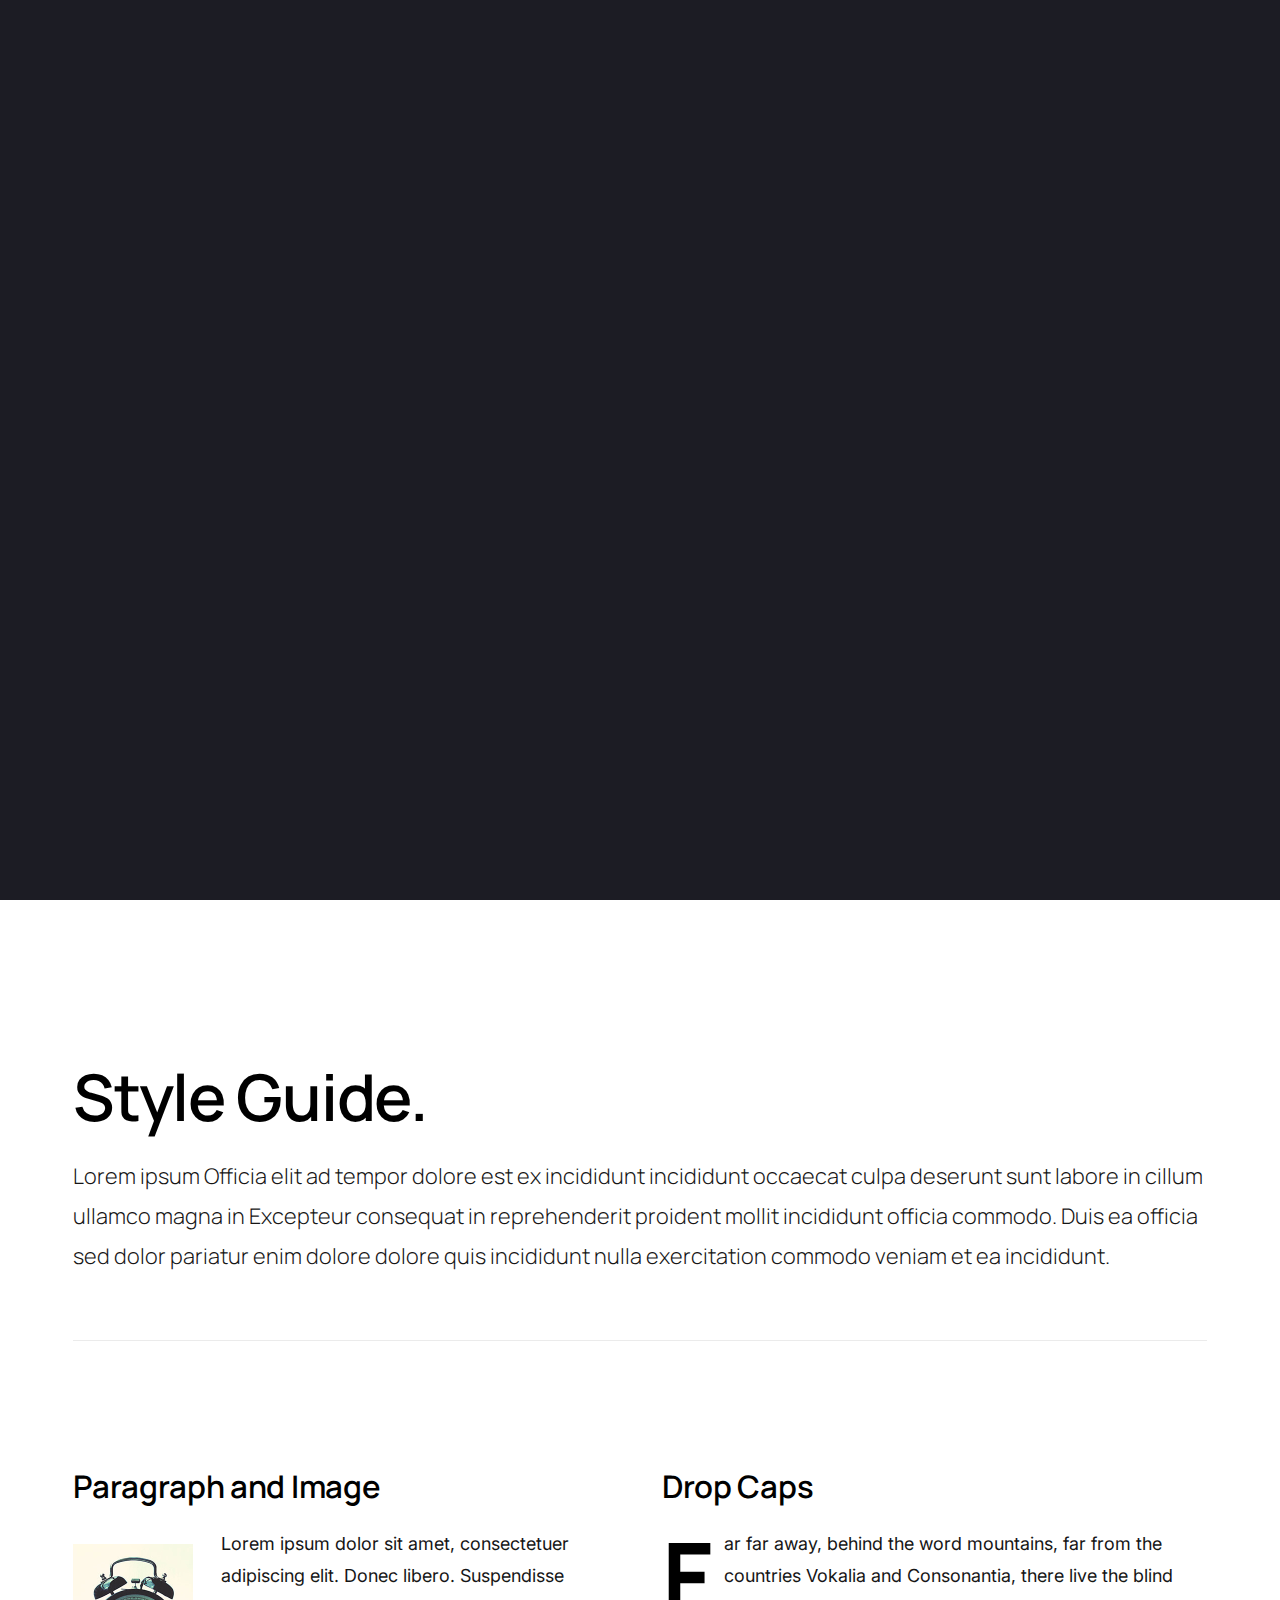
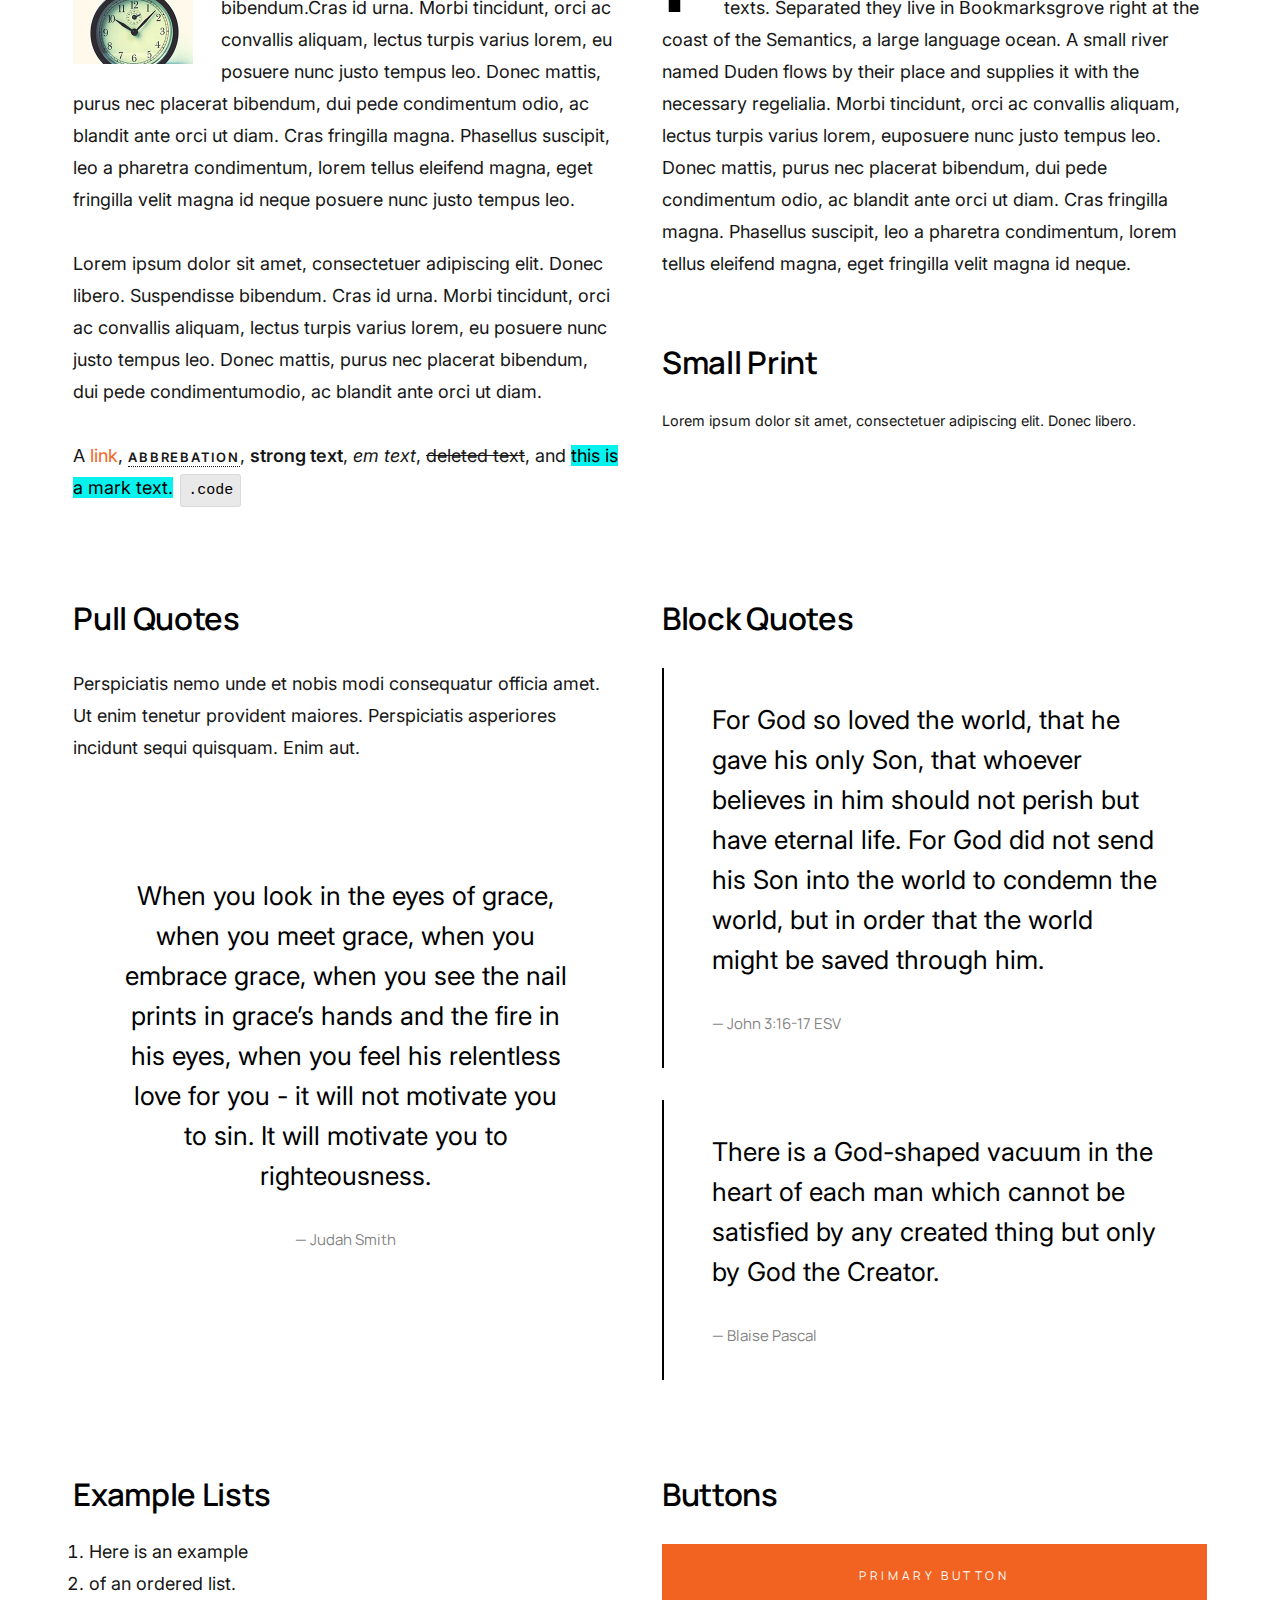
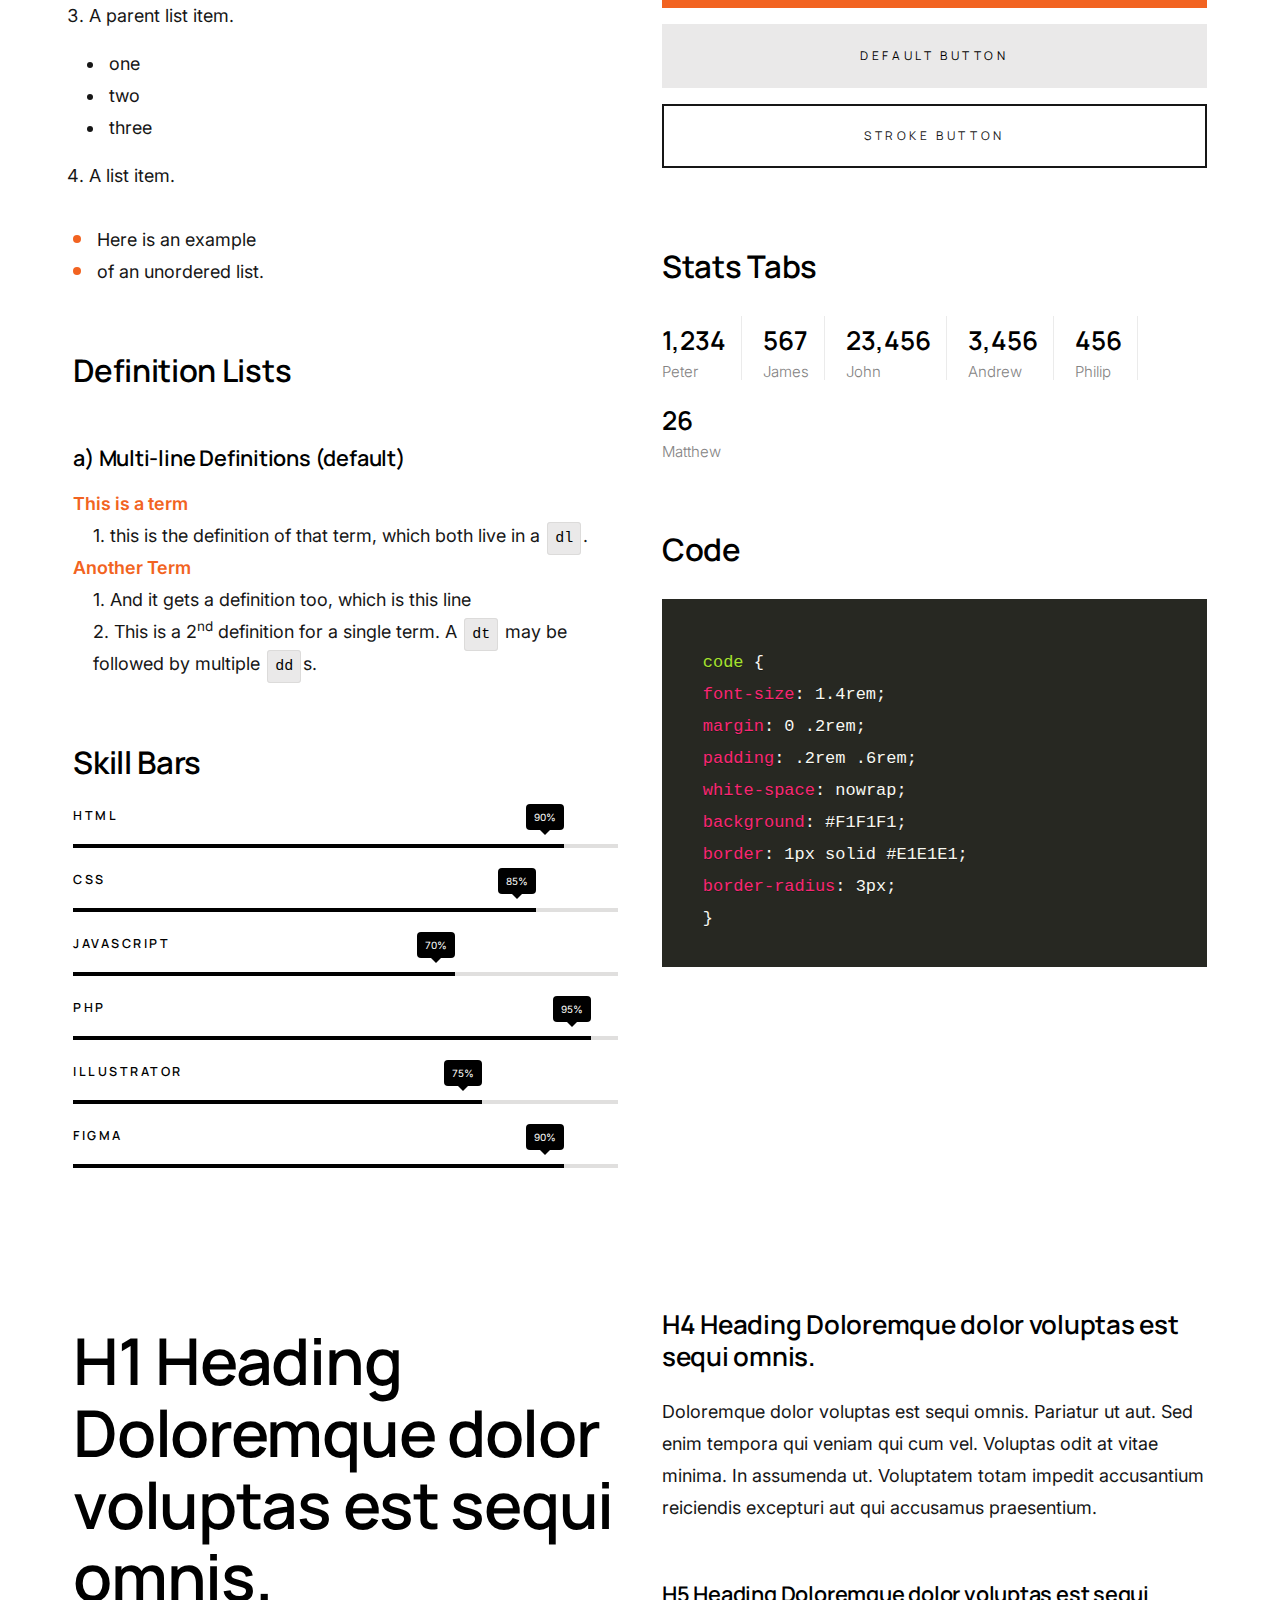
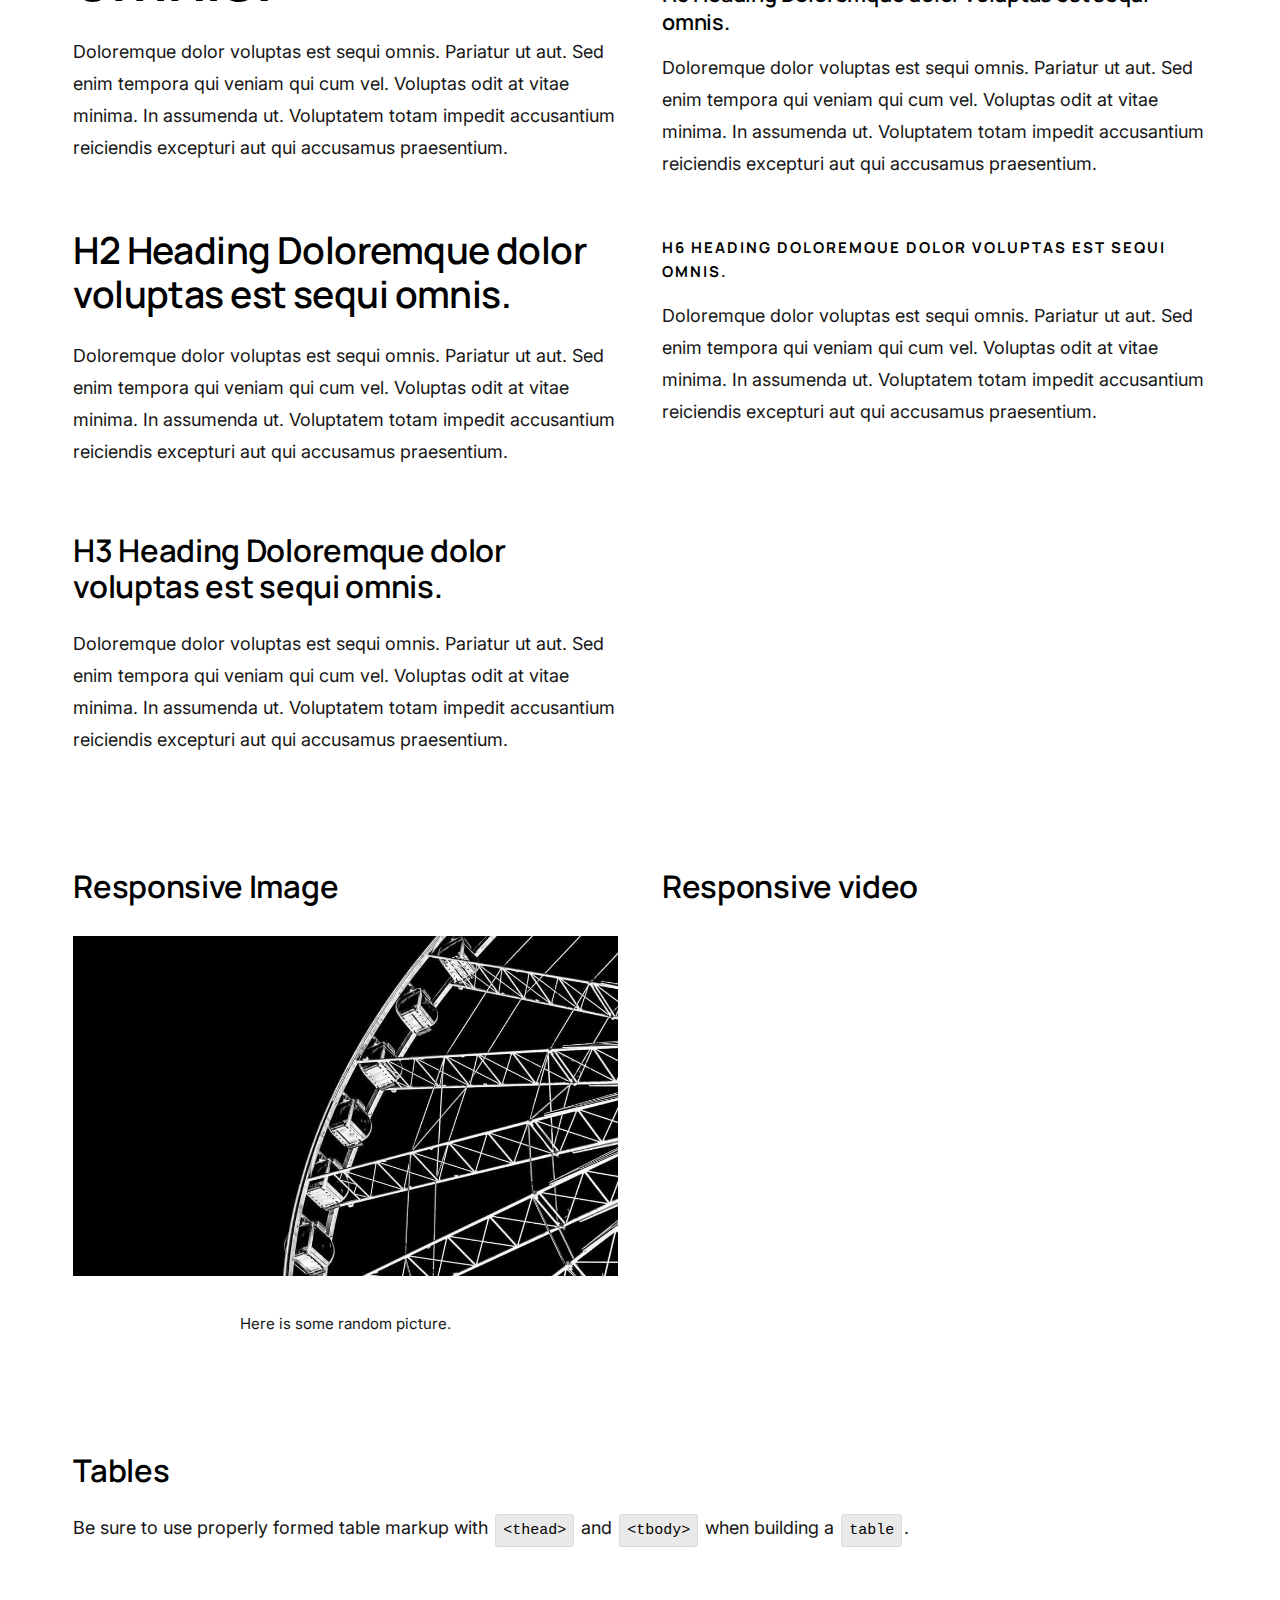
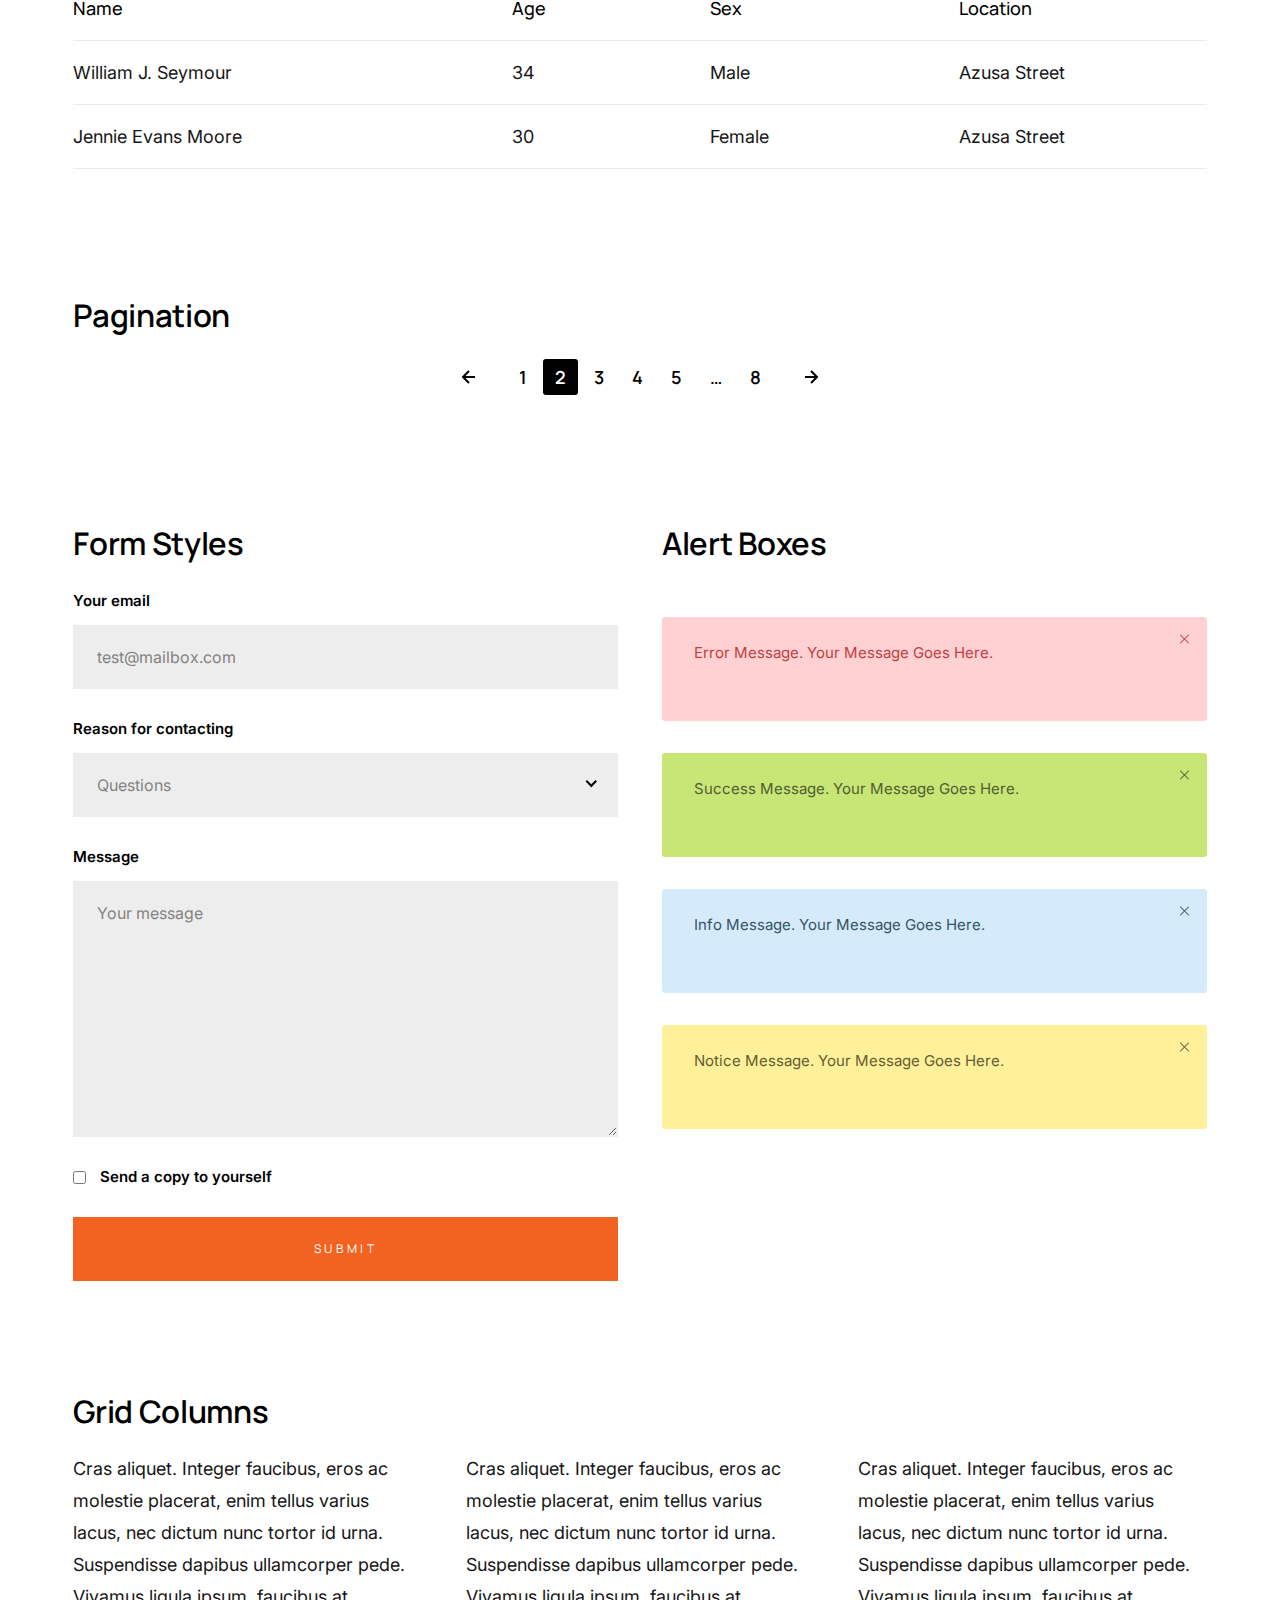
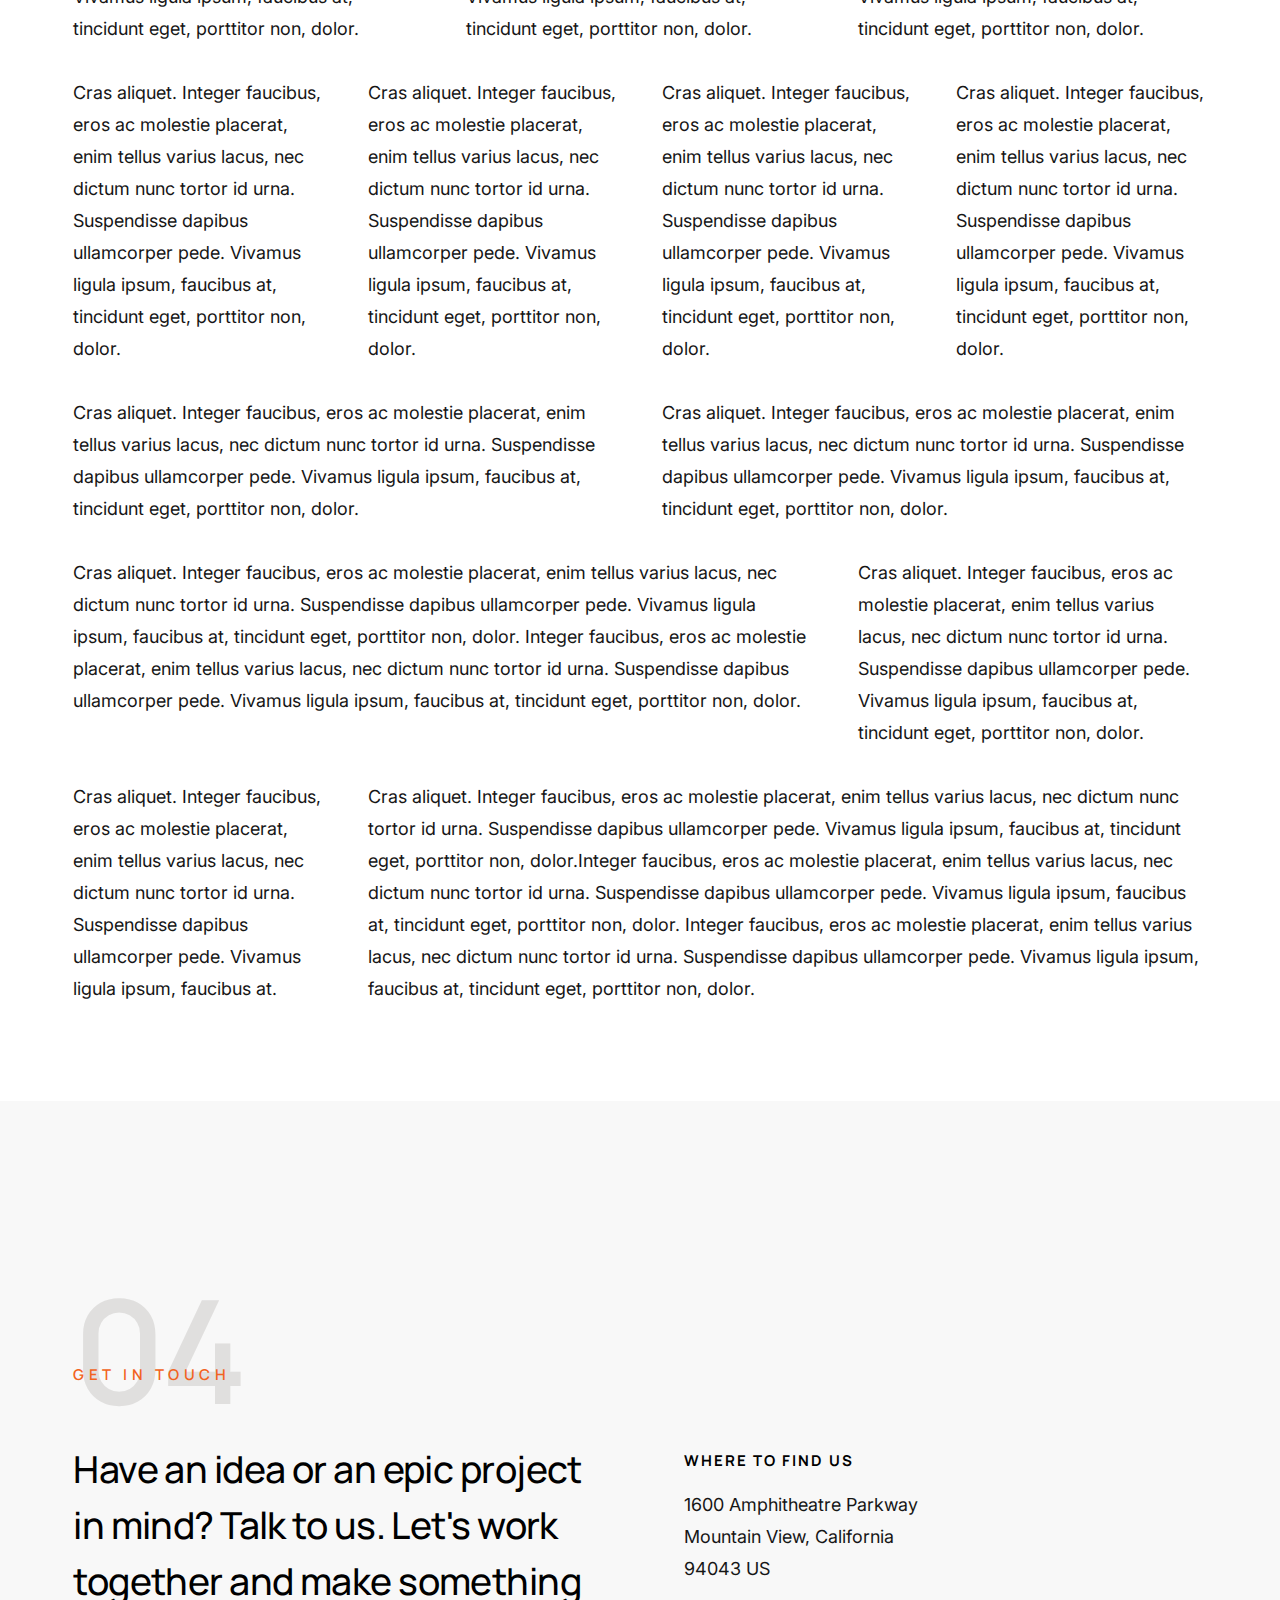
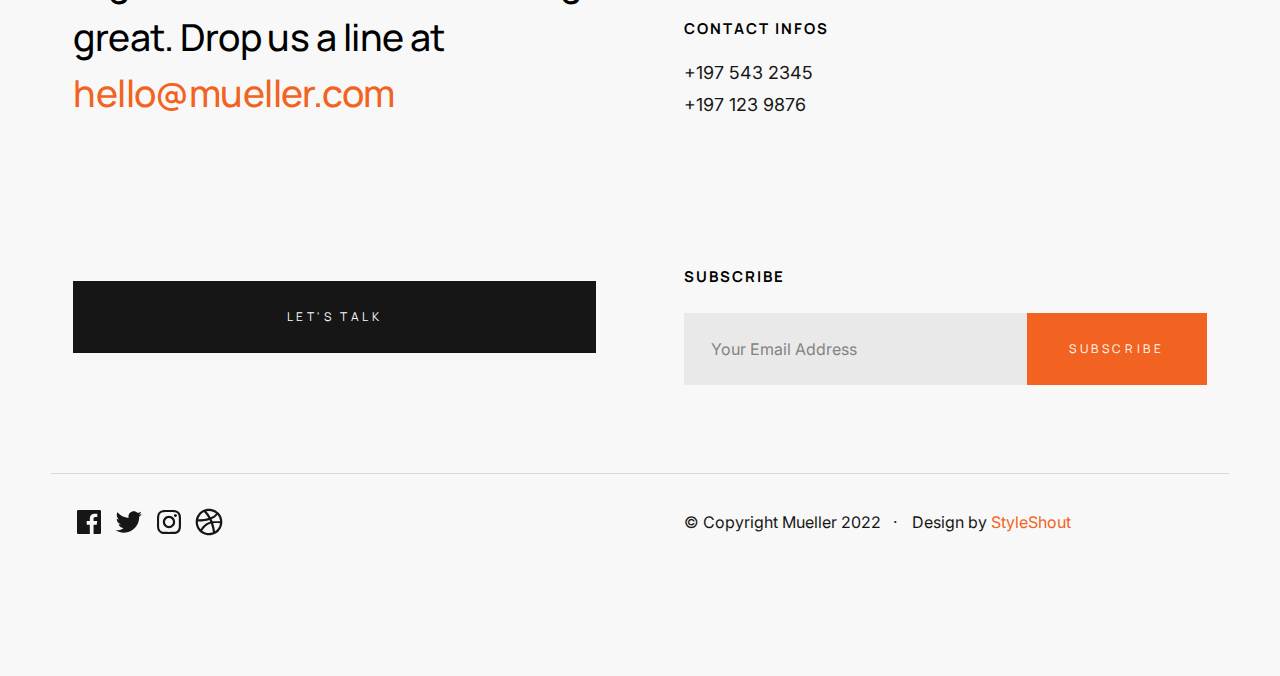
<file: styles.html>
<!DOCTYPE html>
<html lang="en" class="no-js" >
<head>

    <!--- basic page needs
    ================================================== -->
    <meta charset="utf-8">
    <meta name="viewport" content="width=device-width, initial-scale=1">
    <title>Mueller - Styles</title>

    <script>
        document.documentElement.classList.remove('no-js');
        document.documentElement.classList.add('js');
    </script>

    <!-- CSS
    ================================================== -->
    <link rel="stylesheet" href="css/vendor.css">
    <link rel="stylesheet" href="css/styles.css">

    <style type="text/css" media="screen">
        .s-styles {
            padding-top: var(--vspace-5);
            padding-bottom: var(--vspace-2);
            position: relative;
        }
        .s-styles .intro h1 {
            margin-top: 0;
        }
    </style>

    <!-- favicons
    ================================================== -->
    <link rel="apple-touch-icon" sizes="180x180" href="apple-touch-icon.png">
    <link rel="icon" type="image/png" sizes="32x32" href="favicon-32x32.png">
    <link rel="icon" type="image/png" sizes="16x16" href="favicon-16x16.png">
    <link rel="manifest" href="site.webmanifest">

</head>


<body id="top">


    <!-- preloader
    ================================================== -->
    <div id="preloader">
        <div id="loader"></div>
    </div>


    <!-- page wrap
    ================================================== -->
    <div id="page" class="s-pagewrap">


        <!-- # site header 
        ================================================== -->
        <header class="s-header">

            <div class="row s-header__inner">

                <div class="s-header__block">
                    <div class="s-header__logo">
                        <a class="logo" href="index.html">
                            <img src="images/logo.svg" alt="Homepage">
                        </a>
                    </div>

                    <a class="s-header__menu-toggle" href="#0"><span>Menu</span></a>
                </div> <!-- end s-header__block -->

                <nav class="s-header__nav">
    
                    <ul class="s-header__menu-links">
                        <li class="current"><a href="#intro" class="smoothscroll">Intro</a></li>
                        <li><a href="index.html#about">About</a></li>
                        <li><a href="index.html#services">Services</a></li>
                        <li><a href="index.html#folio">Work</a></li>
                        <li><a href="#footer" class="smoothscroll">Contact</a></li>
                    </ul> <!-- s-header__menu-links -->

                    <ul class="s-header__social">
                        <li>
                            <a href="">
                                <svg xmlns="http://www.w3.org/2000/svg" width="24" height="24" viewBox="0 0 24 24" style="fill:rgba(0, 0, 0, 1);transform:;-ms-filter:"><path d="M20,3H4C3.447,3,3,3.448,3,4v16c0,0.552,0.447,1,1,1h8.615v-6.96h-2.338v-2.725h2.338v-2c0-2.325,1.42-3.592,3.5-3.592 c0.699-0.002,1.399,0.034,2.095,0.107v2.42h-1.435c-1.128,0-1.348,0.538-1.348,1.325v1.735h2.697l-0.35,2.725h-2.348V21H20 c0.553,0,1-0.448,1-1V4C21,3.448,20.553,3,20,3z"></path></svg>
                                <span class="u-screen-reader-text">Facebook</span>
                            </a>
                        </li>
                        <li>
                            <a href="">
                                <svg xmlns="http://www.w3.org/2000/svg" width="24" height="24" viewBox="0 0 24 24" style="fill:rgba(0, 0, 0, 1);transform:;-ms-filter:"><path d="M19.633,7.997c0.013,0.175,0.013,0.349,0.013,0.523c0,5.325-4.053,11.461-11.46,11.461c-2.282,0-4.402-0.661-6.186-1.809 c0.324,0.037,0.636,0.05,0.973,0.05c1.883,0,3.616-0.636,5.001-1.721c-1.771-0.037-3.255-1.197-3.767-2.793 c0.249,0.037,0.499,0.062,0.761,0.062c0.361,0,0.724-0.05,1.061-0.137c-1.847-0.374-3.23-1.995-3.23-3.953v-0.05 c0.537,0.299,1.16,0.486,1.82,0.511C3.534,9.419,2.823,8.184,2.823,6.787c0-0.748,0.199-1.434,0.548-2.032 c1.983,2.443,4.964,4.04,8.306,4.215c-0.062-0.3-0.1-0.611-0.1-0.923c0-2.22,1.796-4.028,4.028-4.028 c1.16,0,2.207,0.486,2.943,1.272c0.91-0.175,1.782-0.512,2.556-0.973c-0.299,0.935-0.936,1.721-1.771,2.22 c0.811-0.088,1.597-0.312,2.319-0.624C21.104,6.712,20.419,7.423,19.633,7.997z"></path></svg>
                                <span class="u-screen-reader-text">Twitter</span>
                            </a>
                        </li>
                        <li>
                            <a href="">
                                <svg xmlns="http://www.w3.org/2000/svg" width="24" height="24" viewBox="0 0 24 24" style="fill:rgba(0, 0, 0, 1);transform:;-ms-filter:"><path d="M11.999,7.377c-2.554,0-4.623,2.07-4.623,4.623c0,2.554,2.069,4.624,4.623,4.624c2.552,0,4.623-2.07,4.623-4.624 C16.622,9.447,14.551,7.377,11.999,7.377L11.999,7.377z M11.999,15.004c-1.659,0-3.004-1.345-3.004-3.003 c0-1.659,1.345-3.003,3.004-3.003s3.002,1.344,3.002,3.003C15.001,13.659,13.658,15.004,11.999,15.004L11.999,15.004z"></path><circle cx="16.806" cy="7.207" r="1.078"></circle><path d="M20.533,6.111c-0.469-1.209-1.424-2.165-2.633-2.632c-0.699-0.263-1.438-0.404-2.186-0.42 c-0.963-0.042-1.268-0.054-3.71-0.054s-2.755,0-3.71,0.054C7.548,3.074,6.809,3.215,6.11,3.479C4.9,3.946,3.945,4.902,3.477,6.111 c-0.263,0.7-0.404,1.438-0.419,2.186c-0.043,0.962-0.056,1.267-0.056,3.71c0,2.442,0,2.753,0.056,3.71 c0.015,0.748,0.156,1.486,0.419,2.187c0.469,1.208,1.424,2.164,2.634,2.632c0.696,0.272,1.435,0.426,2.185,0.45 c0.963,0.042,1.268,0.055,3.71,0.055s2.755,0,3.71-0.055c0.747-0.015,1.486-0.157,2.186-0.419c1.209-0.469,2.164-1.424,2.633-2.633 c0.263-0.7,0.404-1.438,0.419-2.186c0.043-0.962,0.056-1.267,0.056-3.71s0-2.753-0.056-3.71C20.941,7.57,20.801,6.819,20.533,6.111z M19.315,15.643c-0.007,0.576-0.111,1.147-0.311,1.688c-0.305,0.787-0.926,1.409-1.712,1.711c-0.535,0.199-1.099,0.303-1.67,0.311 c-0.95,0.044-1.218,0.055-3.654,0.055c-2.438,0-2.687,0-3.655-0.055c-0.569-0.007-1.135-0.112-1.669-0.311 c-0.789-0.301-1.414-0.923-1.719-1.711c-0.196-0.534-0.302-1.099-0.311-1.669c-0.043-0.95-0.053-1.218-0.053-3.654 c0-2.437,0-2.686,0.053-3.655c0.007-0.576,0.111-1.146,0.311-1.687c0.305-0.789,0.93-1.41,1.719-1.712 c0.534-0.198,1.1-0.303,1.669-0.311c0.951-0.043,1.218-0.055,3.655-0.055c2.437,0,2.687,0,3.654,0.055 c0.571,0.007,1.135,0.112,1.67,0.311c0.786,0.303,1.407,0.925,1.712,1.712c0.196,0.534,0.302,1.099,0.311,1.669 c0.043,0.951,0.054,1.218,0.054,3.655c0,2.436,0,2.698-0.043,3.654H19.315z"></path></svg>
                                <span class="u-screen-reader-text">Instagram</span>
                            </a>
                        </li>
                        <li>
                            <a href="">
                                <svg xmlns="http://www.w3.org/2000/svg" width="24" height="24" viewBox="0 0 24 24" style="fill: rgba(0, 0, 0, 1);transform: ;msFilter:;"><path d="M20.66 6.98a9.932 9.932 0 0 0-3.641-3.64C15.486 2.447 13.813 2 12 2s-3.486.447-5.02 1.34c-1.533.893-2.747 2.107-3.64 3.64S2 10.187 2 12s.446 3.487 1.34 5.02a9.924 9.924 0 0 0 3.641 3.64C8.514 21.553 10.187 22 12 22s3.486-.447 5.02-1.34a9.932 9.932 0 0 0 3.641-3.64C21.554 15.487 22 13.813 22 12s-.446-3.487-1.34-5.02zM12 3.66c2 0 3.772.64 5.32 1.919-.92 1.174-2.286 2.14-4.1 2.9-1.002-1.813-2.088-3.327-3.261-4.54A7.715 7.715 0 0 1 12 3.66zM5.51 6.8a8.116 8.116 0 0 1 2.711-2.22c1.212 1.201 2.325 2.7 3.34 4.5-2 .6-4.114.9-6.341.9-.573 0-1.006-.013-1.3-.04A8.549 8.549 0 0 1 5.51 6.8zM3.66 12c0-.054.003-.12.01-.2.007-.08.01-.146.01-.2.254.014.641.02 1.161.02 2.666 0 5.146-.367 7.439-1.1.187.373.381.793.58 1.26-1.32.293-2.674 1.006-4.061 2.14S6.4 16.247 5.76 17.5c-1.4-1.587-2.1-3.42-2.1-5.5zM12 20.34c-1.894 0-3.594-.587-5.101-1.759.601-1.187 1.524-2.322 2.771-3.401 1.246-1.08 2.483-1.753 3.71-2.02a29.441 29.441 0 0 1 1.56 6.62 8.166 8.166 0 0 1-2.94.56zm7.08-3.96a8.351 8.351 0 0 1-2.58 2.621c-.24-2.08-.7-4.107-1.379-6.081.932-.066 1.765-.1 2.5-.1.799 0 1.686.034 2.659.1a8.098 8.098 0 0 1-1.2 3.46zm-1.24-5c-1.16 0-2.233.047-3.22.14a27.053 27.053 0 0 0-.68-1.62c2.066-.906 3.532-2.006 4.399-3.3 1.2 1.414 1.854 3.027 1.96 4.84-.812-.04-1.632-.06-2.459-.06z"></path></svg>
                                <span class="u-screen-reader-text">Dribbble</span>
                            </a>
                        </li>
                    </ul> <!-- s-header__social -->
    
                </nav> <!-- end s-header__nav -->

            </div> <!-- end s-header__inner -->

        </header> <!-- end s-header -->


        <!-- # site-content
        ================================================== -->
        <section id="content" class="s-content">


            <!-- intro
            ----------------------------------------------- -->
            <section id="intro" class="s-intro target-section">

                <div class="s-intro__bg"></div>

                <div class="row s-intro__content">

                    <div class="s-intro__content-bg"></div>

                    <div class="column lg-12 s-intro__content-inner">
                        
                        <h1 class="s-intro__content-title">
                        We provide creative <br>
                        solutions to turn your <br>
                        ideas into digital reality.
                        </h1>

                        <div class="s-intro__content-buttons">
                            <a href="#download" class="btn btn--stroke s-intro__content-btn smoothscroll">More About Us</a>
                            <a href="https://player.vimeo.com/video/14592941?color=f26522&title=0&byline=0&portrait=0" class="s-intro__content-video-btn">
                                <svg xmlns="http://www.w3.org/2000/svg" width="24" height="24" viewBox="0 0 24 24" style="fill: rgba(0, 0, 0, 1);transform: ;msFilter:;"><path d="M7 6v12l10-6z"></path></svg>
                            </a>
                        </div>
                        
                    </div> <!-- s-intro__content-inner -->

                </div> <!-- s-intro__content -->

                <div class="s-intro__scroll-down">
                    <a href="#styles" class="smoothscroll">
                        <span>Scroll Down</span>
                    </a>
                </div> <!-- s-intro__scroll-down -->

            </section> <!-- end s-intro -->


            <!-- styles
            ----------------------------------------------- -->
            <div id="styles" class="s-styles">

                <div class="row">

                    <div class="column lg-12 intro">

                        <h1>Style Guide.</h1>

                        <p class="lead">Lorem ipsum Officia elit ad tempor dolore est ex incididunt incididunt occaecat culpa deserunt 
                        sunt labore in cillum ullamco magna in Excepteur consequat in reprehenderit proident mollit incididunt officia commodo.
                        Duis ea officia sed dolor pariatur enim dolore dolore quis incididunt nulla exercitation commodo veniam et ea incididunt.
                        </p>

                        <hr>
                    </div>

                </div> <!-- end row -->

                <div class="row">

                    <div class="column lg-6 tab-12">

                        <h3>Paragraph and Image</h3>

                        <p><a href="#"><img width="120" height="120" class="u-pull-left" alt="sample-image" src="images/sample-image.jpg"></a>
                        Lorem ipsum dolor sit amet, consectetuer adipiscing elit. Donec libero. Suspendisse bibendum.Cras id urna. Morbi 
                        tincidunt, orci ac convallis aliquam, lectus turpis varius lorem, eu posuere nunc justo tempus leo. Donec mattis, 
                        purus nec placerat bibendum, dui pede condimentum odio, ac blandit ante orci ut diam. Cras fringilla magna. 
                        Phasellus suscipit, leo a pharetra condimentum, lorem tellus eleifend magna, eget fringilla velit magna id 
                        neque posuere nunc justo tempus leo. </p>

                        <p>
                        Lorem ipsum dolor sit amet, consectetuer adipiscing elit. Donec libero. Suspendisse bibendum. Cras id urna. 
                        Morbi tincidunt, orci ac convallis aliquam, lectus turpis varius lorem, eu posuere nunc justo tempus leo. 
                        Donec mattis, purus nec placerat bibendum, dui pede condimentumodio, ac blandit ante orci ut diam.	
                        </p>

                        <p>A <a href="#">link</a>,
                        <abbr title="this really isn't a very good description">abbrebation</abbr>,
                        <strong>strong text</strong>,
                        <em>em text</em>,
                        <del>deleted text</del>, and
                        <mark>this is a mark text.</mark>
                        <code>.code</code>
                        </p>

                    </div>

                    <div class="column lg-6 tab-12">

                        <h3>Drop Caps</h3>

                        <p class="drop-cap">Far far away, behind the word mountains, far from the countries Vokalia and Consonantia,
                        there live the blind texts. Separated they live in Bookmarksgrove right at the coast of the
                        Semantics, a large language ocean. A small river named Duden flows by their place and supplies it with the 
                        necessary regelialia. Morbi tincidunt, orci ac convallis aliquam, lectus turpis varius lorem, 
                        euposuere nunc justo tempus leo. Donec mattis, purus nec placerat bibendum, dui pede condimentum odio, 
                        ac blandit ante orci ut diam. Cras fringilla magna. Phasellus suscipit, leo a pharetra condimentum, 
                        lorem tellus eleifend magna, eget fringilla velit magna id neque.
                        </p>

                        <h3>Small Print</h3>

                        <p><small>Lorem ipsum dolor sit amet, consectetuer adipiscing elit. Donec libero.</small></p>

                    </div>

                </div> <!-- end row -->

                <div class="row">

                    <div class="column lg-6 tab-12">

                        <h3 class="u-add-bottom">Pull Quotes</h3>

                        <p>
                        Perspiciatis nemo unde et nobis modi consequatur officia amet. Ut enim 
                        tenetur provident maiores. Perspiciatis asperiores incidunt sequi 
                        quisquam. Enim aut. 
                        </p>

                        <figure class="pull-quote">
                            <blockquote>
                                <p>
                                When you look in the eyes of grace, when you meet grace, 
                                when you embrace grace, when you see the nail prints in 
                                grace’s hands and the fire in his eyes, when you feel his 
                                relentless love for you - it will not motivate you to sin. 
                                It will motivate you to righteousness.
                                </p>

                                <footer>
                                    <cite>Judah Smith</cite>
                                </footer>
                            </blockquote>
                        </figure>


                    </div>

                    <div class="column lg-6 tab-12">

                        <h3 class="u-add-bottom">Block Quotes</h3>

                        <blockquote cite="http://where-i-got-my-info-from.com">
                            <p>
                            For God so loved the world, that he gave his only Son, that whoever believes in 
                            him should not perish but have eternal life. For God did not send his Son into 
                            the world to condemn the world, but in order that the world might be 
                            saved through him.
                            </p>

                            <footer>
                                <cite>
                                    <a href="#0">John 3:16-17 ESV</a>
                                </cite>
                            </footer>

                        </blockquote>

                        <blockquote>
                            <p>There is a God-shaped vacuum in the heart of each man which cannot be satisfied 
                            by any created thing but only by God the Creator.</p>

                            <footer>
                                <cite>Blaise Pascal</cite>
                            </footer>

                        </blockquote>

                    </div>

                </div> <!-- end row -->

                <div class="row u-add-half-bottom">

                    <div class="column lg-6 tab-12">

                        <h3>Example Lists</h3>

                        <ol>
                            <li>Here is an example</li>
                            <li>of an ordered list.</li>
                            <li>A parent list item.
                                <ul>
                                    <li>one</li>
                                    <li>two</li>
                                    <li>three</li>
                                </ul>
                                </li>
                                <li>A list item.</li>
                            </ol>

                        <ul class="disc">
                            <li>Here is an example</li>
                            <li>of an unordered list.</li>
                        </ul>

                        <h3>Definition Lists</h3>

                        <h5>a) Multi-line Definitions (default) </h5>

                        <dl class="dictionary-style">
                            <dt><strong>This is a term</strong></dt>
                                <dd>this is the definition of that term, which both live in a <code>dl</code>.</dd>
                            <dt><strong>Another Term</strong></dt>
                                <dd>And it gets a definition too, which is this line</dd>
                                <dd>This is a 2<sup>nd</sup> definition for a single term. A <code>dt</code> may be followed by multiple <code>dd</code>s.</dd>
                        </dl>

                        <h3 class="u-add-bottom">Skill Bars</h3>

                        <ul class="skill-bars">
                            <li>
                            <div class="progress percent90"><span>90%</span></div>
                            <strong>HTML</strong>
                            </li>
                            <li>
                            <div class="progress percent85"><span>85%</span></div>
                            <strong>CSS</strong>
                            </li>
                            <li>
                            <div class="progress percent70"><span>70%</span></div>
                            <strong>Javascript</strong>
                            </li>
                            <li>
                            <div class="progress percent95"><span>95%</span></div>
                            <strong>PHP</strong>
                            </li>
                            <li>
                            <div class="progress percent75"><span>75%</span></div>
                            <strong>Illustrator</strong>
                            </li>
                            <li>
                            <div class="progress percent90"><span>90%</span></div>
                            <strong>Figma</strong>
                            </li>
                        </ul>

                    </div>

                    <div class="column lg-6 tab-12">

                        <h3 class="u-add-bottom">Buttons</h3>

                        <p>
                            <a class="btn btn--primary u-fullwidth" href="#0">Primary Button</a>
                            <a class="btn u-fullwidth" href="#0">Default Button</a>
                            <a class="btn btn--stroke u-fullwidth" href="#0">Stroke Button</a>
                        </p>

                        <h3>Stats Tabs</h3>

                        <ul class="stats-tabs">
                            <li><a href="#0">1,234 <em>Peter</em></a></li>
                            <li><a href="#0">567 <em>James</em></a></li>
                            <li><a href="#0">23,456 <em>John</em></a></li>
                            <li><a href="#0">3,456 <em>Andrew</em></a></li>
                            <li><a href="#0">456 <em>Philip</em></a></li>
                            <li><a href="#0">26 <em>Matthew</em></a></li>
                        </ul>

                        <h3 class="u-add-bottom">Code</h3>

<pre><code class="language-css">
    code {
    font-size: 1.4rem;
    margin: 0 .2rem;
    padding: .2rem .6rem;
    white-space: nowrap;
    background: #F1F1F1;
    border: 1px solid #E1E1E1;	
    border-radius: 3px;
    }
</code></pre>

                    </div>

                </div> <!-- end row -->

                <div class="row u-add-half-bottom">

                    <div class="column lg-6 tab-12">
                            
                        <h1>H1 Heading Doloremque dolor voluptas est sequi omnis.</h1>
                        <p>Doloremque dolor voluptas est sequi omnis. Pariatur ut aut. Sed enim tempora qui veniam qui cum vel. 
                        Voluptas odit at vitae minima. In assumenda ut. Voluptatem totam impedit accusantium reiciendis excepturi aut qui accusamus praesentium.</p>

                        <h2>H2 Heading Doloremque dolor voluptas est sequi omnis.</h2>
                        <p>Doloremque dolor voluptas est sequi omnis. Pariatur ut aut. Sed enim tempora qui veniam qui cum vel. 
                        Voluptas odit at vitae minima. In assumenda ut. Voluptatem totam impedit accusantium reiciendis excepturi aut qui accusamus praesentium.</p>

                        <h3>H3 Heading Doloremque dolor voluptas est sequi omnis.</h3>
                        <p>Doloremque dolor voluptas est sequi omnis. Pariatur ut aut. Sed enim tempora qui veniam qui cum vel. 
                        Voluptas odit at vitae minima. In assumenda ut. Voluptatem totam impedit accusantium reiciendis excepturi aut qui accusamus praesentium.</p>

                        
                    </div>

                    <div class="column lg-6 tab-12">
                        <h4>H4 Heading Doloremque dolor voluptas est sequi omnis.</h4>
                        <p>Doloremque dolor voluptas est sequi omnis. Pariatur ut aut. Sed enim tempora qui veniam qui cum vel. 
                        Voluptas odit at vitae minima. In assumenda ut. Voluptatem totam impedit accusantium reiciendis excepturi aut qui accusamus praesentium.</p>

                        <h5>H5 Heading Doloremque dolor voluptas est sequi omnis.</h5>
                        <p>Doloremque dolor voluptas est sequi omnis. Pariatur ut aut. Sed enim tempora qui veniam qui cum vel. 
                        Voluptas odit at vitae minima. In assumenda ut. Voluptatem totam impedit accusantium reiciendis excepturi aut qui accusamus praesentium.</p>

                        <h6>H6 Heading Doloremque dolor voluptas est sequi omnis.</h6>
                        <p>Doloremque dolor voluptas est sequi omnis. Pariatur ut aut. Sed enim tempora qui veniam qui cum vel. 
                        Voluptas odit at vitae minima. In assumenda ut. Voluptatem totam impedit accusantium reiciendis excepturi aut qui accusamus praesentium.</p>
            
                        
                    </div>

                </div> <!-- end row -->

                <div class="row u-add-half-bottom">

                    <div class="column lg-6 tab-12">

                        <h3 class="u-add-bottom">Responsive Image</h3>

                        <figure>
                            <img src="images/wheel-500.jpg" 
                            srcset="images/wheel-1000.jpg 1000w, 
                            images/wheel-500.jpg 500w" 
                            sizes="(max-width: 1000px) 100vw, 1000px" alt="">

                            <figcaption>
                                Here is some random picture.
                            </figcaption>
                        </figure>

                    </div>

                    <div class="column lg-6 tab-12">

                        <h3 class="u-add-bottom">Responsive video</h3>

                        <div class="video-container">
                        <iframe src="https://player.vimeo.com/video/14592941?color=00a650&title=0&byline=0&portrait=0" width="500" height="281" frameborder="0" webkitallowfullscreen mozallowfullscreen allowfullscreen></iframe> 
                        </div>

                    </div>
                    
                </div> <!-- end row -->

                <div class="row u-add-bottom">

                    <div class="column lg-12">

                        <h3>Tables</h3>
                        <p>Be sure to use properly formed table markup with <code>&lt;thead&gt;</code> and <code>&lt;tbody&gt;</code> when building a <code>table</code>.</p>

                        <div class="table-responsive">

                            <table>
                                    <thead>
                                    <tr>
                                        <th>Name</th>
                                        <th>Age</th>
                                        <th>Sex</th>
                                        <th>Location</th>
                                    </tr>
                                    </thead>
                                    <tbody>
                                    <tr>
                                        <td>William J. Seymour</td>
                                        <td>34</td>
                                        <td>Male</td>
                                        <td>Azusa Street</td>
                                    </tr>
                                    <tr>
                                        <td>Jennie Evans Moore</td>
                                        <td>30</td>
                                        <td>Female</td>
                                        <td>Azusa Street</td>
                                    </tr>
                                    </tbody>
                            </table>

                        </div>

                    </div>
                    
                </div> <!-- end row -->

                <div class="row">

                    <div class="column lg-12">
                        <h3>Pagination</h3>

                        <nav class="pgn">
                            <ul>
                                <li>
                                    <a class="pgn__prev" href="#0">
                                        <svg xmlns="http://www.w3.org/2000/svg" width="24" height="24" viewBox="0 0 24 24"><path d="M12.707 17.293L8.414 13H18v-2H8.414l4.293-4.293-1.414-1.414L4.586 12l6.707 6.707z"/></svg>
                                    </a>
                                </li>
                                <li><a class="pgn__num" href="#0">1</a></li>
                                <li><span class="pgn__num current">2</span></li>
                                <li><a class="pgn__num" href="#0">3</a></li>
                                <li><a class="pgn__num" href="#0">4</a></li>
                                <li><a class="pgn__num" href="#0">5</a></li>
                                <li><span class="pgn__num dots">…</span></li>
                                <li><a class="pgn__num" href="#0">8</a></li>
                                <li>
                                    <a class="pgn__next" href="#0">
                                        <svg xmlns="http://www.w3.org/2000/svg" width="24" height="24" viewBox="0 0 24 24"><path d="M11.293 17.293l1.414 1.414L19.414 12l-6.707-6.707-1.414 1.414L15.586 11H6v2h9.586z"/></svg>
                                    </a>
                                </li>
                            </ul>
                        </nav>

                    </div>

                </div> <!-- end row -->

                <div class="row">

                    <div class="column lg-6 tab-12">

                        <h3 class="u-add-bottom">Form Styles</h3>

                        <form>
                            <div>
                                <label for="sampleInput">Your email</label>
                                <input class="u-fullwidth" type="email" placeholder="test@mailbox.com" id="sampleInput">
                            </div>
                            <div>
                                <label for="sampleRecipientInput">Reason for contacting</label>
                                <div class="ss-custom-select">
                                    <select class="u-fullwidth" id="sampleRecipientInput">
                                        <option value="Option 1">Questions</option>
                                        <option value="Option 2">Report</option>
                                        <option value="Option 3">Others</option>
                                    </select>
                                </div>
                            </div>
                            
                            <label for="exampleMessage">Message</label>
                            <textarea class="u-fullwidth" placeholder="Your message" id="exampleMessage"></textarea>

                            <label class="u-add-bottom">
                                <input type="checkbox">
                                <span class="label-text">Send a copy to yourself</span>
                            </label>
                        
                            <input class="btn--primary u-fullwidth" type="submit" value="Submit">
                        </form>

                    </div>

                    <div class="column lg-6 tab-12">

                        <h3>Alert Boxes</h3>

                        <br>
                        
                        <div class="alert-box alert-box--error">
                            <p>Error Message. Your Message Goes Here.</p>
                            <span class="alert-box__close"></span>
                        </div><!-- end error -->
                                
                        <div class="alert-box alert-box--success">
                            <p>Success Message. Your Message Goes Here.</p>
                            <span class="alert-box__close"></span>
                        </div><!-- end success -->
                                
                        <div class="alert-box alert-box--info">
                            <p>Info Message. Your Message Goes Here.</p>
                            <span class="alert-box__close"></span>
                        </div><!-- end info -->
                                
                        <div class="alert-box alert-box--notice">
                            <p>Notice Message. Your Message Goes Here.</p>
                            <span class="alert-box__close"></span>
                        </div><!-- end notice -->
                    
                    </div>

                </div> <!-- end row -->

                <div class="row">

                    <div class="lg-12 column">
                        <h3>Grid Columns</h3>
                    </div>
        
                </div> <!-- Row End-->
        
                <!--<h4>1/3 Columns</h4>  -->
        
                <div class="row">
        
                    <div class="lg-4 mob-12 column">
                        <p>
                        Cras aliquet. Integer faucibus, eros ac molestie placerat, enim tellus varius lacus,
                        nec dictum nunc tortor id urna. Suspendisse dapibus ullamcorper pede. Vivamus ligula ipsum,
                        faucibus at, tincidunt eget, porttitor non, dolor. 
                        </p>
                    </div>
        
                    <div class="lg-4 mob-12 column">
                        <p>
                        Cras aliquet. Integer faucibus, eros ac molestie placerat, enim tellus varius lacus,
                        nec dictum nunc tortor id urna. Suspendisse dapibus ullamcorper pede. Vivamus ligula ipsum,
                        faucibus at, tincidunt eget, porttitor non, dolor. 
                        </p>
                    </div>
        
                    <div class="lg-4 mob-12 column">
                        <p>
                        Cras aliquet. Integer faucibus, eros ac molestie placerat, enim tellus varius lacus,
                        nec dictum nunc tortor id urna. Suspendisse dapibus ullamcorper pede. Vivamus ligula ipsum,
                        faucibus at, tincidunt eget, porttitor non, dolor. 
                        </p>
                    </div>
        
                </div>
        
                <!--<h4>1/4 Columns</h4>  -->
        
                <div class="row">
        
                    <div class="lg-3 tab-6 mob-12 column">
                        <p>
                        Cras aliquet. Integer faucibus, eros ac molestie placerat, enim tellus varius lacus,
                        nec dictum nunc tortor id urna. Suspendisse dapibus ullamcorper pede. Vivamus ligula ipsum,
                        faucibus at, tincidunt eget, porttitor non, dolor. 
                        </p>
                    </div>
        
                    <div class="lg-3 tab-6 mob-12 column">
                        <p>
                        Cras aliquet. Integer faucibus, eros ac molestie placerat, enim tellus varius lacus,
                        nec dictum nunc tortor id urna. Suspendisse dapibus ullamcorper pede. Vivamus ligula ipsum,
                        faucibus at, tincidunt eget, porttitor non, dolor. 
                        </p>
                    </div>
        
                    <div class="lg-3 tab-6 mob-12 column">
                        <p>
                        Cras aliquet. Integer faucibus, eros ac molestie placerat, enim tellus varius lacus,
                        nec dictum nunc tortor id urna. Suspendisse dapibus ullamcorper pede. Vivamus ligula ipsum,
                        faucibus at, tincidunt eget, porttitor non, dolor. 
                        </p>
                    </div>
        
                    <div class="lg-3 tab-6 mob-12 column">
                        <p>
                        Cras aliquet. Integer faucibus, eros ac molestie placerat, enim tellus varius lacus,
                        nec dictum nunc tortor id urna. Suspendisse dapibus ullamcorper pede. Vivamus ligula ipsum,
                        faucibus at, tincidunt eget, porttitor non, dolor. 
                        </p>
                    </div>
        
                </div>
        
                <!--<h4>1/2 Columns</h4>  -->
        
                <div class="row">
        
                    <div class="lg-6 mob-12 column">
                        <p>
                        Cras aliquet. Integer faucibus, eros ac molestie placerat, enim tellus varius lacus,
                        nec dictum nunc tortor id urna. Suspendisse dapibus ullamcorper pede. Vivamus ligula ipsum,
                        faucibus at, tincidunt eget, porttitor non, dolor. 
                        </p>
                    </div>
        
                    <div class="lg-6 mob-12 column">
                        <p>
                        Cras aliquet. Integer faucibus, eros ac molestie placerat, enim tellus varius lacus,
                        nec dictum nunc tortor id urna. Suspendisse dapibus ullamcorper pede. Vivamus ligula ipsum,
                        faucibus at, tincidunt eget, porttitor non, dolor. 
                        </p>
                    </div>
        
                </div>
        
                <!--<h4>2/3 Columns</h4>  -->
        
                <div class="row">
        
                    <div class="lg-8 tab-7 mob-12 column">
                        <p>
                        Cras aliquet. Integer faucibus, eros ac molestie placerat, enim tellus varius lacus,
                        nec dictum nunc tortor id urna. Suspendisse dapibus ullamcorper pede. Vivamus ligula ipsum,
                        faucibus at, tincidunt eget, porttitor non, dolor. Integer faucibus, eros ac molestie placerat, enim tellus varius lacus,
                        nec dictum nunc tortor id urna. Suspendisse dapibus ullamcorper pede. Vivamus ligula ipsum,
                        faucibus at, tincidunt eget, porttitor non, dolor.
                        </p>
                    </div>
        
                    <div class="lg-4 tab-5 mob-12 column">
                        <p>
                        Cras aliquet. Integer faucibus, eros ac molestie placerat, enim tellus varius lacus,
                        nec dictum nunc tortor id urna. Suspendisse dapibus ullamcorper pede. Vivamus ligula ipsum,
                        faucibus at, tincidunt eget, porttitor non, dolor. 
                        </p>
                    </div>
        
                </div>
        
                <!--<h4>3/4 Columns</h4>  -->
        
                <div class="row">
        
                    <div class="lg-3 tab-5 mob-12 column">
                        <p>
                        Cras aliquet. Integer faucibus, eros ac molestie placerat, enim tellus varius lacus,
                        nec dictum nunc tortor id urna. Suspendisse dapibus ullamcorper pede. Vivamus ligula ipsum,
                        faucibus at. 
                        </p>
                    </div>
        
                    <div class="lg-9 tab-7 mob-12 column">
                        <p>
                        Cras aliquet. Integer faucibus, eros ac molestie placerat, enim tellus varius lacus,
                        nec dictum nunc tortor id urna. Suspendisse dapibus ullamcorper pede. Vivamus ligula ipsum,
                        faucibus at, tincidunt eget, porttitor non, dolor.Integer faucibus, eros ac molestie placerat, enim tellus varius lacus,
                        nec dictum nunc tortor id urna. Suspendisse dapibus ullamcorper pede. Vivamus ligula ipsum,
                        faucibus at, tincidunt eget, porttitor non, dolor. Integer faucibus, eros ac molestie placerat, enim tellus varius lacus,
                        nec dictum nunc tortor id urna. Suspendisse dapibus ullamcorper pede. Vivamus ligula ipsum,
                        faucibus at, tincidunt eget, porttitor non, dolor.
                        </p>
                    </div>
        
                </div>

            </div> <!-- end styles -->

        </section>  <!-- end content -->


        <!-- # site-footer
        ================================================== -->
        <footer id="footer" class="s-footer target-section">

            <div class="row section-header" data-num="04">
                <h3 class="column lg-12 section-header__pretitle text-pretitle">GET IN TOUCH</h3>
                <div class="column lg-6 stack-on-1100 section-header__primary">
                    <h2 class="title text-display-1">
                    Have an idea or an epic project in mind? Talk to us. 
                    Let's work together and make something great. 
                    Drop us a line at <a href="mailto:#0" title="">hello@mueller.com</a>
                    </h2>
                </div>    
                <div class="column lg-6 stack-on-1100 section-header__secondary">
                    
                    <div class="contact-block">
                        <h6>Where To Find Us</h6>
                        <p>
                        1600 Amphitheatre Parkway <br>
                        Mountain View, California <br>
                        94043  US
                        </p>
                    </div>

                    <div class="contact-block">
                        <h6>Contact Infos</h6>
                        <ul class="contact-list">
                            <li><a href="tel:197-543-2345">+197 543 2345</a></li>
                            <li><a href="tel:197-123-9876">+197 123 9876</a></li>
                        </ul>
                    </div>

                </div>
            </div> <!-- end section-header -->

            <div class="row list-block block-lg-one-half block-tab-whole block-stack-on-1000 s-footer__btns">
                <div class="column list-block__item">
                    <div class="s-footer__contact-btn">
                        <a href="mailto:#0" class="btn btn--primary u-fullwidth">
                            Let's Talk 
                        </a>
                    </div>
                </div>
                <div class="column list-block__item">
                    <div class="subscribe-form s-footer__subscribe">
                        <h6>Subscribe</h6>
                        <form id="mc-form" class="mc-form">
                            <input type="email" name="EMAIL" id="mce-EMAIL" class="u-fullwidth text-center" placeholder="Your Email Address" title="The domain portion of the email address is invalid (the portion after the @)." pattern="^([^\x00-\x20\x22\x28\x29\x2c\x2e\x3a-\x3c\x3e\x40\x5b-\x5d\x7f-\xff]+|\x22([^\x0d\x22\x5c\x80-\xff]|\x5c[\x00-\x7f])*\x22)(\x2e([^\x00-\x20\x22\x28\x29\x2c\x2e\x3a-\x3c\x3e\x40\x5b-\x5d\x7f-\xff]+|\x22([^\x0d\x22\x5c\x80-\xff]|\x5c[\x00-\x7f])*\x22))*\x40([^\x00-\x20\x22\x28\x29\x2c\x2e\x3a-\x3c\x3e\x40\x5b-\x5d\x7f-\xff]+|\x5b([^\x0d\x5b-\x5d\x80-\xff]|\x5c[\x00-\x7f])*\x5d)(\x2e([^\x00-\x20\x22\x28\x29\x2c\x2e\x3a-\x3c\x3e\x40\x5b-\x5d\x7f-\xff]+|\x5b([^\x0d\x5b-\x5d\x80-\xff]|\x5c[\x00-\x7f])*\x5d))*(\.\w{2,})+$" required>
                            <input type="submit" name="subscribe" value="Subscribe" class="btn btn--primary u-fullwidth">
                            <!-- <div style="position: absolute; left: -5000px;" aria-hidden="true"><input type="text" name="b_cdb7b577e41181934ed6a6a44_9a91cfe7b3" tabindex="-1" value=""></div> -->
                            <div class="mc-status"></div>
                        </form>
                    </div>
                </div>
            </div> <!-- end s-footer__btns -->

            <div class="row s-footer__bottom">

                <div class="column lg-6 tab-12 s-footer__bottom-left">
                    <ul class="s-footer__social">
                        <li>
                            <a href="">
                                <svg xmlns="http://www.w3.org/2000/svg" width="24" height="24" viewBox="0 0 24 24" style="fill:rgba(0, 0, 0, 1);transform:;-ms-filter:"><path d="M20,3H4C3.447,3,3,3.448,3,4v16c0,0.552,0.447,1,1,1h8.615v-6.96h-2.338v-2.725h2.338v-2c0-2.325,1.42-3.592,3.5-3.592 c0.699-0.002,1.399,0.034,2.095,0.107v2.42h-1.435c-1.128,0-1.348,0.538-1.348,1.325v1.735h2.697l-0.35,2.725h-2.348V21H20 c0.553,0,1-0.448,1-1V4C21,3.448,20.553,3,20,3z"></path></svg>
                                <span class="u-screen-reader-text">Facebook</span>
                            </a>
                        </li>
                        <li>
                            <a href="">
                                <svg xmlns="http://www.w3.org/2000/svg" width="24" height="24" viewBox="0 0 24 24" style="fill:rgba(0, 0, 0, 1);transform:;-ms-filter:"><path d="M19.633,7.997c0.013,0.175,0.013,0.349,0.013,0.523c0,5.325-4.053,11.461-11.46,11.461c-2.282,0-4.402-0.661-6.186-1.809 c0.324,0.037,0.636,0.05,0.973,0.05c1.883,0,3.616-0.636,5.001-1.721c-1.771-0.037-3.255-1.197-3.767-2.793 c0.249,0.037,0.499,0.062,0.761,0.062c0.361,0,0.724-0.05,1.061-0.137c-1.847-0.374-3.23-1.995-3.23-3.953v-0.05 c0.537,0.299,1.16,0.486,1.82,0.511C3.534,9.419,2.823,8.184,2.823,6.787c0-0.748,0.199-1.434,0.548-2.032 c1.983,2.443,4.964,4.04,8.306,4.215c-0.062-0.3-0.1-0.611-0.1-0.923c0-2.22,1.796-4.028,4.028-4.028 c1.16,0,2.207,0.486,2.943,1.272c0.91-0.175,1.782-0.512,2.556-0.973c-0.299,0.935-0.936,1.721-1.771,2.22 c0.811-0.088,1.597-0.312,2.319-0.624C21.104,6.712,20.419,7.423,19.633,7.997z"></path></svg>
                                <span class="u-screen-reader-text">Twitter</span>
                            </a>
                        </li>
                        <li>
                            <a href="">
                                <svg xmlns="http://www.w3.org/2000/svg" width="24" height="24" viewBox="0 0 24 24" style="fill:rgba(0, 0, 0, 1);transform:;-ms-filter:"><path d="M11.999,7.377c-2.554,0-4.623,2.07-4.623,4.623c0,2.554,2.069,4.624,4.623,4.624c2.552,0,4.623-2.07,4.623-4.624 C16.622,9.447,14.551,7.377,11.999,7.377L11.999,7.377z M11.999,15.004c-1.659,0-3.004-1.345-3.004-3.003 c0-1.659,1.345-3.003,3.004-3.003s3.002,1.344,3.002,3.003C15.001,13.659,13.658,15.004,11.999,15.004L11.999,15.004z"></path><circle cx="16.806" cy="7.207" r="1.078"></circle><path d="M20.533,6.111c-0.469-1.209-1.424-2.165-2.633-2.632c-0.699-0.263-1.438-0.404-2.186-0.42 c-0.963-0.042-1.268-0.054-3.71-0.054s-2.755,0-3.71,0.054C7.548,3.074,6.809,3.215,6.11,3.479C4.9,3.946,3.945,4.902,3.477,6.111 c-0.263,0.7-0.404,1.438-0.419,2.186c-0.043,0.962-0.056,1.267-0.056,3.71c0,2.442,0,2.753,0.056,3.71 c0.015,0.748,0.156,1.486,0.419,2.187c0.469,1.208,1.424,2.164,2.634,2.632c0.696,0.272,1.435,0.426,2.185,0.45 c0.963,0.042,1.268,0.055,3.71,0.055s2.755,0,3.71-0.055c0.747-0.015,1.486-0.157,2.186-0.419c1.209-0.469,2.164-1.424,2.633-2.633 c0.263-0.7,0.404-1.438,0.419-2.186c0.043-0.962,0.056-1.267,0.056-3.71s0-2.753-0.056-3.71C20.941,7.57,20.801,6.819,20.533,6.111z M19.315,15.643c-0.007,0.576-0.111,1.147-0.311,1.688c-0.305,0.787-0.926,1.409-1.712,1.711c-0.535,0.199-1.099,0.303-1.67,0.311 c-0.95,0.044-1.218,0.055-3.654,0.055c-2.438,0-2.687,0-3.655-0.055c-0.569-0.007-1.135-0.112-1.669-0.311 c-0.789-0.301-1.414-0.923-1.719-1.711c-0.196-0.534-0.302-1.099-0.311-1.669c-0.043-0.95-0.053-1.218-0.053-3.654 c0-2.437,0-2.686,0.053-3.655c0.007-0.576,0.111-1.146,0.311-1.687c0.305-0.789,0.93-1.41,1.719-1.712 c0.534-0.198,1.1-0.303,1.669-0.311c0.951-0.043,1.218-0.055,3.655-0.055c2.437,0,2.687,0,3.654,0.055 c0.571,0.007,1.135,0.112,1.67,0.311c0.786,0.303,1.407,0.925,1.712,1.712c0.196,0.534,0.302,1.099,0.311,1.669 c0.043,0.951,0.054,1.218,0.054,3.655c0,2.436,0,2.698-0.043,3.654H19.315z"></path></svg>
                                <span class="u-screen-reader-text">Instagram</span>
                            </a>
                        </li>
                        <li>
                            <a href="">
                                <svg xmlns="http://www.w3.org/2000/svg" width="24" height="24" viewBox="0 0 24 24" style="fill: rgba(0, 0, 0, 1);transform: ;msFilter:;"><path d="M20.66 6.98a9.932 9.932 0 0 0-3.641-3.64C15.486 2.447 13.813 2 12 2s-3.486.447-5.02 1.34c-1.533.893-2.747 2.107-3.64 3.64S2 10.187 2 12s.446 3.487 1.34 5.02a9.924 9.924 0 0 0 3.641 3.64C8.514 21.553 10.187 22 12 22s3.486-.447 5.02-1.34a9.932 9.932 0 0 0 3.641-3.64C21.554 15.487 22 13.813 22 12s-.446-3.487-1.34-5.02zM12 3.66c2 0 3.772.64 5.32 1.919-.92 1.174-2.286 2.14-4.1 2.9-1.002-1.813-2.088-3.327-3.261-4.54A7.715 7.715 0 0 1 12 3.66zM5.51 6.8a8.116 8.116 0 0 1 2.711-2.22c1.212 1.201 2.325 2.7 3.34 4.5-2 .6-4.114.9-6.341.9-.573 0-1.006-.013-1.3-.04A8.549 8.549 0 0 1 5.51 6.8zM3.66 12c0-.054.003-.12.01-.2.007-.08.01-.146.01-.2.254.014.641.02 1.161.02 2.666 0 5.146-.367 7.439-1.1.187.373.381.793.58 1.26-1.32.293-2.674 1.006-4.061 2.14S6.4 16.247 5.76 17.5c-1.4-1.587-2.1-3.42-2.1-5.5zM12 20.34c-1.894 0-3.594-.587-5.101-1.759.601-1.187 1.524-2.322 2.771-3.401 1.246-1.08 2.483-1.753 3.71-2.02a29.441 29.441 0 0 1 1.56 6.62 8.166 8.166 0 0 1-2.94.56zm7.08-3.96a8.351 8.351 0 0 1-2.58 2.621c-.24-2.08-.7-4.107-1.379-6.081.932-.066 1.765-.1 2.5-.1.799 0 1.686.034 2.659.1a8.098 8.098 0 0 1-1.2 3.46zm-1.24-5c-1.16 0-2.233.047-3.22.14a27.053 27.053 0 0 0-.68-1.62c2.066-.906 3.532-2.006 4.399-3.3 1.2 1.414 1.854 3.027 1.96 4.84-.812-.04-1.632-.06-2.459-.06z"></path></svg>
                                <span class="u-screen-reader-text">Dribbble</span>
                            </a>
                        </li>
                    </ul>
                </div>

                <div class="column lg-6 tab-12 s-footer__bottom-right">
                    <div class="ss-copyright">
                        <span>© Copyright Mueller 2022</span> 
                        <span>Design by <a href="https://www.styleshout.com/">StyleShout</a></span>
                    </div>
                </div>

            </div> <!-- s-footer__bottom -->
    
            <div class="ss-go-top">
                <a class="smoothscroll" title="Back to Top" href="#top">
                    <svg xmlns="http://www.w3.org/2000/svg" width="24" height="24" viewBox="0 0 24 24" style="fill: rgba(0, 0, 0, 1);transform: ;msFilter:;"><path d="M6 4h12v2H6zm5 10v6h2v-6h5l-6-6-6 6z"></path></svg>
                </a>
            </div> <!-- end ss-go-top -->
    
        </footer> <!-- end footer -->


    <!-- Java Script
    ================================================== -->
    <script src="js/plugins.js"></script>
    <script src="js/main.js"></script>

</body>
</html>
</file>
<file: css/vendor.css>
/* ===================================================================
 * Mueller Third-party Stylesheets
 * Template Ver. 1.0.0
 * 06-21-2022
 * -------------------------------------------------------------------
 *
 * TOC:
 * 
 * # PrismJS
 * # Swiper
 * # Basiclightbox
 *
 * ------------------------------------------------------------------- */

/* ===================================================================
 * # PrismJS 1.20.0
 *   https://prismjs.com/download.html#themes=prism-okaidia&languages=markup+css+clike+javascript+markup-templating+php 
 *   
 *   okaidia theme for JavaScript, CSS and HTML
 *   Loosely based on Monokai textmate theme by http://www.monokai.nl/
 *   @author ocodia
 * ------------------------------------------------------------------- */
code[class*="language-"],
pre[class*="language-"] {
    color           : #f8f8f2;
    background      : none;
    text-shadow     : 0 1px rgba(0, 0, 0, 0.3);
    font-family     : var(--font-mono);
    font-size       : calc(var(--text-size) * 0.9444);
    text-align      : left;
    white-space     : pre;
    word-spacing    : normal;
    word-break      : normal;
    word-wrap       : normal;
    line-height     : var(--vspace-1);
    -moz-tab-size   : 4;
    -o-tab-size     : 4;
    tab-size        : 4;
    -webkit-hyphens : none;
    -moz-hyphens    : none;
    -ms-hyphens     : none;
    hyphens         : none;
}

/* Code blocks */
pre[class*="language-"] {
    padding  : var(--vspace-0_5) 0 var(--vspace-1);
    margin   : var(--vspace-1) 0;
    overflow : auto;
}

:not(pre)>code[class*="language-"],
pre[class*="language-"] {
    background : #272822;
}

/* Inline code */
:not(pre)>code[class*="language-"] {
    padding     : .1em;
    white-space : normal;
}

.token.comment,
.token.prolog,
.token.doctype,
.token.cdata {
    color : slategray;
}

.token.punctuation {
    color : #f8f8f2;
}

.token.namespace {
    opacity : .7;
}

.token.property,
.token.tag,
.token.constant,
.token.symbol,
.token.deleted {
    color : #f92672;
}

.token.boolean,
.token.number {
    color : #ae81ff;
}

.token.selector,
.token.attr-name,
.token.string,
.token.char,
.token.builtin,
.token.inserted {
    color : #a6e22e;
}

.token.operator,
.token.entity,
.token.url,
.language-css .token.string,
.style .token.string,
.token.variable {
    color : #f8f8f2;
}

.token.atrule,
.token.attr-value,
.token.function,
.token.class-name {
    color : #e6db74;
}

.token.keyword {
    color : #66d9ef;
}

.token.regex,
.token.important {
    color : #fd971f;
}

.token.important,
.token.bold {
    font-weight : bold;
}

.token.italic {
    font-style : italic;
}

.token.entity {
    cursor : help;
}


/* ===================================================================
 * # Swiper 6.4.5
 *   Most modern mobile touch slider and framework with hardware accelerated transitions
 *   https://swiperjs.com
 *
 *   Copyright 2014-2020 Vladimir Kharlampidi
 *
 *   Released under the MIT License
 *
 *   Released on: December 18, 2020
 * ------------------------------------------------------------------- */
@font-face {
    font-family : "swiper-icons";
    src         : url("data:application/font-woff;charset=utf-8;base64, [base64]//wADZ2x5ZgAAAywAAADMAAAD2MHtryVoZWFkAAABbAAAADAAAAA2E2+eoWhoZWEAAAGcAAAAHwAAACQC9gDzaG10eAAAAigAAAAZAAAArgJkABFsb2NhAAAC0AAAAFoAAABaFQAUGG1heHAAAAG8AAAAHwAAACAAcABAbmFtZQAAA/gAAAE5AAACXvFdBwlwb3N0AAAFNAAAAGIAAACE5s74hXjaY2BkYGAAYpf5Hu/j+W2+MnAzMYDAzaX6QjD6/4//Bxj5GA8AuRwMYGkAPywL13jaY2BkYGA88P8Agx4j+/8fQDYfA1AEBWgDAIB2BOoAeNpjYGRgYNBh4GdgYgABEMnIABJzYNADCQAACWgAsQB42mNgYfzCOIGBlYGB0YcxjYGBwR1Kf2WQZGhhYGBiYGVmgAFGBiQQkOaawtDAoMBQxXjg/wEGPcYDDA4wNUA2CCgwsAAAO4EL6gAAeNpj2M0gyAACqxgGNWBkZ2D4/wMA+xkDdgAAAHjaY2BgYGaAYBkGRgYQiAHyGMF8FgYHIM3DwMHABGQrMOgyWDLEM1T9/w8UBfEMgLzE////P/5//f/V/xv+r4eaAAeMbAxwIUYmIMHEgKYAYjUcsDAwsLKxc3BycfPw8jEQA/[base64]/uznmfPFBNODM2K7MTQ45YEAZqGP81AmGGcF3iPqOop0r1SPTaTbVkfUe4HXj97wYE+yNwWYxwWu4v1ugWHgo3S1XdZEVqWM7ET0cfnLGxWfkgR42o2PvWrDMBSFj/IHLaF0zKjRgdiVMwScNRAoWUoH78Y2icB/yIY09An6AH2Bdu/UB+yxopYshQiEvnvu0dURgDt8QeC8PDw7Fpji3fEA4z/PEJ6YOB5hKh4dj3EvXhxPqH/SKUY3rJ7srZ4FZnh1PMAtPhwP6fl2PMJMPDgeQ4rY8YT6Gzao0eAEA409DuggmTnFnOcSCiEiLMgxCiTI6Cq5DZUd3Qmp10vO0LaLTd2cjN4fOumlc7lUYbSQcZFkutRG7g6JKZKy0RmdLY680CDnEJ+UMkpFFe1RN7nxdVpXrC4aTtnaurOnYercZg2YVmLN/d/gczfEimrE/fs/bOuq29Zmn8tloORaXgZgGa78yO9/cnXm2BpaGvq25Dv9S4E9+5SIc9PqupJKhYFSSl47+Qcr1mYNAAAAeNptw0cKwkAAAMDZJA8Q7OUJvkLsPfZ6zFVERPy8qHh2YER+3i/BP83vIBLLySsoKimrqKqpa2hp6+jq6RsYGhmbmJqZSy0sraxtbO3sHRydnEMU4uR6yx7JJXveP7WrDycAAAAAAAH//wACeNpjYGRgYOABYhkgZgJCZgZNBkYGLQZtIJsFLMYAAAw3ALgAeNolizEKgDAQBCchRbC2sFER0YD6qVQiBCv/H9ezGI6Z5XBAw8CBK/m5iQQVauVbXLnOrMZv2oLdKFa8Pjuru2hJzGabmOSLzNMzvutpB3N42mNgZGBg4GKQYzBhYMxJLMlj4GBgAYow/P/PAJJhLM6sSoWKfWCAAwDAjgbRAAB42mNgYGBkAIIbCZo5IPrmUn0hGA0AO8EFTQAA") format("woff");
    font-weight : 400;
    font-style  : normal;
}

:root {
    --swiper-theme-color : #007aff;
}

.swiper-container {
    margin-left  : auto;
    margin-right : auto;
    position     : relative;
    overflow     : hidden;
    list-style   : none;
    padding      : 0;
    /* Fix of Webkit flickering */
    z-index      : 1;
}

.swiper-container-vertical>.swiper-wrapper {
    flex-direction : column;
}

.swiper-wrapper {
    position            : relative;
    width               : 100%;
    height              : 100%;
    z-index             : 1;
    display             : flex;
    transition-property : transform;
    box-sizing          : content-box;
}

.swiper-container-android .swiper-slide,
.swiper-wrapper {
    transform : translate3d(0px, 0, 0);
}

.swiper-container-multirow>.swiper-wrapper {
    flex-wrap : wrap;
}

.swiper-container-multirow-column>.swiper-wrapper {
    flex-wrap      : wrap;
    flex-direction : column;
}

.swiper-container-free-mode>.swiper-wrapper {
    transition-timing-function : ease-out;
    margin                     : 0 auto;
}

.swiper-slide {
    flex-shrink         : 0;
    width               : 100%;
    height              : 100%;
    position            : relative;
    transition-property : transform;
}

.swiper-slide-invisible-blank {
    visibility : hidden;
}

/* Auto Height */
.swiper-container-autoheight,
.swiper-container-autoheight .swiper-slide {
    height : auto;
}

.swiper-container-autoheight .swiper-wrapper {
    align-items         : flex-start;
    transition-property : transform, height;
}

/* 3D Effects */
.swiper-container-3d {
    perspective : 1200px;
}

.swiper-container-3d .swiper-wrapper,
.swiper-container-3d .swiper-slide,
.swiper-container-3d .swiper-slide-shadow-left,
.swiper-container-3d .swiper-slide-shadow-right,
.swiper-container-3d .swiper-slide-shadow-top,
.swiper-container-3d .swiper-slide-shadow-bottom,
.swiper-container-3d .swiper-cube-shadow {
    transform-style : preserve-3d;
}

.swiper-container-3d .swiper-slide-shadow-left,
.swiper-container-3d .swiper-slide-shadow-right,
.swiper-container-3d .swiper-slide-shadow-top,
.swiper-container-3d .swiper-slide-shadow-bottom {
    position       : absolute;
    left           : 0;
    top            : 0;
    width          : 100%;
    height         : 100%;
    pointer-events : none;
    z-index        : 10;
}

.swiper-container-3d .swiper-slide-shadow-left {
    background-image : linear-gradient(to left, rgba(0, 0, 0, 0.5), rgba(0, 0, 0, 0));
}

.swiper-container-3d .swiper-slide-shadow-right {
    background-image : linear-gradient(to right, rgba(0, 0, 0, 0.5), rgba(0, 0, 0, 0));
}

.swiper-container-3d .swiper-slide-shadow-top {
    background-image : linear-gradient(to top, rgba(0, 0, 0, 0.5), rgba(0, 0, 0, 0));
}

.swiper-container-3d .swiper-slide-shadow-bottom {
    background-image : linear-gradient(to bottom, rgba(0, 0, 0, 0.5), rgba(0, 0, 0, 0));
}

/* CSS Mode */
.swiper-container-css-mode>.swiper-wrapper {
    overflow           : auto;
    scrollbar-width    : none;
    /* For Firefox */
    -ms-overflow-style : none;
    /* For Internet Explorer and Edge */
}

.swiper-container-css-mode>.swiper-wrapper::-webkit-scrollbar {
    display : none;
}

.swiper-container-css-mode>.swiper-wrapper>.swiper-slide {
    scroll-snap-align : start start;
}

.swiper-container-horizontal.swiper-container-css-mode>.swiper-wrapper {
    scroll-snap-type : x mandatory;
}

.swiper-container-vertical.swiper-container-css-mode>.swiper-wrapper {
    scroll-snap-type : y mandatory;
}

:root {
    --swiper-navigation-size  : 44px;
    /*
    --swiper-navigation-color : var(--swiper-theme-color);
    */
}

.swiper-button-prev,
.swiper-button-next {
    position        : absolute;
    top             : 50%;
    width           : calc(var(--swiper-navigation-size) / 44 * 27);
    height          : var(--swiper-navigation-size);
    margin-top      : calc(-1 * var(--swiper-navigation-size) / 2);
    z-index         : 10;
    cursor          : pointer;
    display         : flex;
    align-items     : center;
    justify-content : center;
    color           : var(--swiper-navigation-color, var(--swiper-theme-color));
}

.swiper-button-prev.swiper-button-disabled,
.swiper-button-next.swiper-button-disabled {
    opacity        : 0.35;
    cursor         : auto;
    pointer-events : none;
}

.swiper-button-prev:after,
.swiper-button-next:after {
    font-family    : swiper-icons;
    font-size      : var(--swiper-navigation-size);
    text-transform : none !important;
    letter-spacing : 0;
    text-transform : none;
    font-variant   : initial;
    line-height    : 1;
}

.swiper-button-prev,
.swiper-container-rtl .swiper-button-next {
    left  : 10px;
    right : auto;
}

.swiper-button-prev:after,
.swiper-container-rtl .swiper-button-next:after {
    content : "prev";
}

.swiper-button-next,
.swiper-container-rtl .swiper-button-prev {
    right : 10px;
    left  : auto;
}

.swiper-button-next:after,
.swiper-container-rtl .swiper-button-prev:after {
    content : "next";
}

.swiper-button-prev.swiper-button-white,
.swiper-button-next.swiper-button-white {
    --swiper-navigation-color : #ffffff;
}

.swiper-button-prev.swiper-button-black,
.swiper-button-next.swiper-button-black {
    --swiper-navigation-color : #000000;
}

.swiper-button-lock {
    display : none;
}

:root {
    /*
    --swiper-pagination-color: var(--swiper-theme-color);
    */
}

.swiper-pagination {
    position   : absolute;
    text-align : center;
    transition : 300ms opacity;
    transform  : translate3d(0, 0, 0);
    z-index    : 10;
}

.swiper-pagination.swiper-pagination-hidden {
    opacity : 0;
}

/* Common Styles */
.swiper-pagination-fraction,
.swiper-pagination-custom,
.swiper-container-horizontal>.swiper-pagination-bullets {
    bottom : 10px;
    left   : 0;
    width  : 100%;
}

/* Bullets */
.swiper-pagination-bullets-dynamic {
    overflow  : hidden;
    font-size : 0;
}

.swiper-pagination-bullets-dynamic .swiper-pagination-bullet {
    transform : scale(0.33);
    position  : relative;
}

.swiper-pagination-bullets-dynamic .swiper-pagination-bullet-active {
    transform : scale(1);
}

.swiper-pagination-bullets-dynamic .swiper-pagination-bullet-active-main {
    transform : scale(1);
}

.swiper-pagination-bullets-dynamic .swiper-pagination-bullet-active-prev {
    transform : scale(0.66);
}

.swiper-pagination-bullets-dynamic .swiper-pagination-bullet-active-prev-prev {
    transform : scale(0.33);
}

.swiper-pagination-bullets-dynamic .swiper-pagination-bullet-active-next {
    transform : scale(0.66);
}

.swiper-pagination-bullets-dynamic .swiper-pagination-bullet-active-next-next {
    transform : scale(0.33);
}

.swiper-pagination-bullet {
    width         : 8px;
    height        : 8px;
    display       : inline-block;
    border-radius : 100%;
    background    : #000;
    opacity       : 0.2;
}

button.swiper-pagination-bullet {
    border             : none;
    margin             : 0;
    padding            : 0;
    box-shadow         : none;
    -webkit-appearance : none;
    -moz-appearance    : none;
    appearance         : none;
}

.swiper-pagination-clickable .swiper-pagination-bullet {
    cursor : pointer;
}

.swiper-pagination-bullet-active {
    opacity    : 1;
    background : var(--swiper-pagination-color, var(--swiper-theme-color));
}

.swiper-container-vertical>.swiper-pagination-bullets {
    right     : 10px;
    top       : 50%;
    transform : translate3d(0px, -50%, 0);
}

.swiper-container-vertical>.swiper-pagination-bullets .swiper-pagination-bullet {
    margin  : 6px 0;
    display : block;
}

.swiper-container-vertical>.swiper-pagination-bullets.swiper-pagination-bullets-dynamic {
    top       : 50%;
    transform : translateY(-50%);
    width     : 8px;
}

.swiper-container-vertical>.swiper-pagination-bullets.swiper-pagination-bullets-dynamic .swiper-pagination-bullet {
    display    : inline-block;
    transition : 200ms transform, 200ms top;
}

.swiper-container-horizontal>.swiper-pagination-bullets .swiper-pagination-bullet {
    margin : 0 4px;
}

.swiper-container-horizontal>.swiper-pagination-bullets.swiper-pagination-bullets-dynamic {
    left        : 50%;
    transform   : translateX(-50%);
    white-space : nowrap;
}

.swiper-container-horizontal>.swiper-pagination-bullets.swiper-pagination-bullets-dynamic .swiper-pagination-bullet {
    transition : 200ms transform, 200ms left;
}

.swiper-container-horizontal.swiper-container-rtl>.swiper-pagination-bullets-dynamic .swiper-pagination-bullet {
    transition : 200ms transform, 200ms right;
}

/* Progress */
.swiper-pagination-progressbar {
    background : rgba(0, 0, 0, 0.25);
    position   : absolute;
}

.swiper-pagination-progressbar .swiper-pagination-progressbar-fill {
    background       : var(--swiper-pagination-color, var(--swiper-theme-color));
    position         : absolute;
    left             : 0;
    top              : 0;
    width            : 100%;
    height           : 100%;
    transform        : scale(0);
    transform-origin : left top;
}

.swiper-container-rtl .swiper-pagination-progressbar .swiper-pagination-progressbar-fill {
    transform-origin : right top;
}

.swiper-container-horizontal>.swiper-pagination-progressbar,
.swiper-container-vertical>.swiper-pagination-progressbar.swiper-pagination-progressbar-opposite {
    width  : 100%;
    height : 4px;
    left   : 0;
    top    : 0;
}

.swiper-container-vertical>.swiper-pagination-progressbar,
.swiper-container-horizontal>.swiper-pagination-progressbar.swiper-pagination-progressbar-opposite {
    width  : 4px;
    height : 100%;
    left   : 0;
    top    : 0;
}

.swiper-pagination-white {
    --swiper-pagination-color : #ffffff;
}

.swiper-pagination-black {
    --swiper-pagination-color : #000000;
}

.swiper-pagination-lock {
    display : none;
}

/* Scrollbar */
.swiper-scrollbar {
    border-radius    : 10px;
    position         : relative;
    -ms-touch-action : none;
    background       : rgba(0, 0, 0, 0.1);
}

.swiper-container-horizontal>.swiper-scrollbar {
    position : absolute;
    left     : 1%;
    bottom   : 3px;
    z-index  : 50;
    height   : 5px;
    width    : 98%;
}

.swiper-container-vertical>.swiper-scrollbar {
    position : absolute;
    right    : 3px;
    top      : 1%;
    z-index  : 50;
    width    : 5px;
    height   : 98%;
}

.swiper-scrollbar-drag {
    height        : 100%;
    width         : 100%;
    position      : relative;
    background    : rgba(0, 0, 0, 0.5);
    border-radius : 10px;
    left          : 0;
    top           : 0;
}

.swiper-scrollbar-cursor-drag {
    cursor : move;
}

.swiper-scrollbar-lock {
    display : none;
}

.swiper-zoom-container {
    width           : 100%;
    height          : 100%;
    display         : flex;
    justify-content : center;
    align-items     : center;
    text-align      : center;
}

.swiper-zoom-container>img,
.swiper-zoom-container>svg,
.swiper-zoom-container>canvas {
    max-width  : 100%;
    max-height : 100%;
    object-fit : contain;
}

.swiper-slide-zoomed {
    cursor : move;
}

/* Preloader */
:root {
    /*
    --swiper-preloader-color: var(--swiper-theme-color);
    */
}

.swiper-lazy-preloader {
    width            : 42px;
    height           : 42px;
    position         : absolute;
    left             : 50%;
    top              : 50%;
    margin-left      : -21px;
    margin-top       : -21px;
    z-index          : 10;
    transform-origin : 50%;
    animation        : swiper-preloader-spin 1s infinite linear;
    box-sizing       : border-box;
    border           : 4px solid var(--swiper-preloader-color, var(--swiper-theme-color));
    border-radius    : 50%;
    border-top-color : transparent;
}

.swiper-lazy-preloader-white {
    --swiper-preloader-color : #fff;
}

.swiper-lazy-preloader-black {
    --swiper-preloader-color : #000;
}

@keyframes swiper-preloader-spin {
    100% {
        transform : rotate(360deg);
    }
}

/* a11y */
.swiper-container .swiper-notification {
    position       : absolute;
    left           : 0;
    top            : 0;
    pointer-events : none;
    opacity        : 0;
    z-index        : -1000;
}

.swiper-container-fade.swiper-container-free-mode .swiper-slide {
    transition-timing-function : ease-out;
}

.swiper-container-fade .swiper-slide {
    pointer-events      : none;
    transition-property : opacity;
}

.swiper-container-fade .swiper-slide .swiper-slide {
    pointer-events : none;
}

.swiper-container-fade .swiper-slide-active,
.swiper-container-fade .swiper-slide-active .swiper-slide-active {
    pointer-events : auto;
}

.swiper-container-cube {
    overflow : visible;
}

.swiper-container-cube .swiper-slide {
    pointer-events              : none;
    -webkit-backface-visibility : hidden;
    backface-visibility         : hidden;
    z-index                     : 1;
    visibility                  : hidden;
    transform-origin            : 0 0;
    width                       : 100%;
    height                      : 100%;
}

.swiper-container-cube .swiper-slide .swiper-slide {
    pointer-events : none;
}

.swiper-container-cube.swiper-container-rtl .swiper-slide {
    transform-origin : 100% 0;
}

.swiper-container-cube .swiper-slide-active,
.swiper-container-cube .swiper-slide-active .swiper-slide-active {
    pointer-events : auto;
}

.swiper-container-cube .swiper-slide-active,
.swiper-container-cube .swiper-slide-next,
.swiper-container-cube .swiper-slide-prev,
.swiper-container-cube .swiper-slide-next+.swiper-slide {
    pointer-events : auto;
    visibility     : visible;
}

.swiper-container-cube .swiper-slide-shadow-top,
.swiper-container-cube .swiper-slide-shadow-bottom,
.swiper-container-cube .swiper-slide-shadow-left,
.swiper-container-cube .swiper-slide-shadow-right {
    z-index                     : 0;
    -webkit-backface-visibility : hidden;
    backface-visibility         : hidden;
}

.swiper-container-cube .swiper-cube-shadow {
    position       : absolute;
    left           : 0;
    bottom         : 0px;
    width          : 100%;
    height         : 100%;
    background     : #000;
    opacity        : 0.6;
    -webkit-filter : blur(50px);
    filter         : blur(50px);
    z-index        : 0;
}

.swiper-container-flip {
    overflow : visible;
}

.swiper-container-flip .swiper-slide {
    pointer-events              : none;
    -webkit-backface-visibility : hidden;
    backface-visibility         : hidden;
    z-index                     : 1;
}

.swiper-container-flip .swiper-slide .swiper-slide {
    pointer-events : none;
}

.swiper-container-flip .swiper-slide-active,
.swiper-container-flip .swiper-slide-active .swiper-slide-active {
    pointer-events : auto;
}

.swiper-container-flip .swiper-slide-shadow-top,
.swiper-container-flip .swiper-slide-shadow-bottom,
.swiper-container-flip .swiper-slide-shadow-left,
.swiper-container-flip .swiper-slide-shadow-right {
    z-index                     : 0;
    -webkit-backface-visibility : hidden;
    backface-visibility         : hidden;
}


/* ===================================================================
 * # Basiclightbox
 *
 *
 * ------------------------------------------------------------------- */
.basicLightbox {
    position        : fixed;
    display         : flex;
    justify-content : center;
    align-items     : center;
    top             : 0;
    left            : 0;
    width           : 100%;
    height          : 100vh;
    background      : var(--color-gray-19);
    opacity         : 0.01;
    transition      : opacity 0.4s ease;
    z-index         : 1000;
    will-change     : opacity;
}

.basicLightbox::after {
    content             : "";
    position            : absolute;
    top                 : 1.6rem;
    right               : 1.8rem;
    width               : 2em;
    height              : 2em;
    background          : url(../images/icons/icon-close-2.svg);
    background-position : center;
    background-size     : 1.6rem 1.6rem;
    background-repeat   : no-repeat;
    cursor              : pointer;
}

.basicLightbox--visible {
    opacity : 1;
}

.basicLightbox__placeholder {
    max-width   : 100%;
    transform   : scale(0.9);
    transition  : all 0.4s ease;
    z-index     : 1;
    will-change : transform;
    opacity     : 0;
}

.basicLightbox__placeholder>iframe:first-child:last-child,
.basicLightbox__placeholder>img:first-child:last-child,
.basicLightbox__placeholder>video:first-child:last-child {
    display    : block;
    position   : absolute;
    top        : 0;
    right      : 0;
    bottom     : 0;
    left       : 0;
    margin     : auto;
    max-width  : 95%;
    max-height : 95%;
}

.basicLightbox__placeholder>iframe:first-child:last-child,
.basicLightbox__placeholder>video:first-child:last-child {
    pointer-events : auto;
}

.basicLightbox__placeholder>img:first-child:last-child,
.basicLightbox__placeholder>video:first-child:last-child {
    width  : auto;
    height : auto;
}

.basicLightbox--iframe .basicLightbox__placeholder,
.basicLightbox--img .basicLightbox__placeholder,
.basicLightbox--video .basicLightbox__placeholder {
    width          : 100%;
    height         : 100%;
    pointer-events : none;
}

.basicLightbox--visible .basicLightbox__placeholder {
    transform : scale(1);
    opacity   : 1;
}
</file>
<file: css/styles.css>
@charset "UTF-8";
/* =================================================================== 
 * Mueller Main Stylesheet
 * Template Ver. 1.0.0
 * 06-21-2022
 * ------------------------------------------------------------------
 *
 * TOC:
 *
 * # SETTINGS
 *      ## fonts 
 *      ## colors
 *      ## spacing and typescale
 *      ## grid variables
 * # NORMALIZE
 * # BASE SETUP
 * # GRID
 *      ## large screen devices
 *      ## medium screen devices 
 *      ## tablet devices 
 *      ## mobile devices 
 *      ## small screen devices
 *      ## additional column stackpoints
 * # UTILITY CLASSES
 * # TYPOGRAPHY
 *      ## base type styles
 *      ## additional typography & helper classes
 *      ## lists
 *      ## spacing
 * # PRELOADER
 *      ## page loaded
 * # FORM
 *      ## style placeholder text
 *      ## change autocomplete styles in Chrome
 * # BUTTONS
 * # TABLE
 * # COMPONENTS
 *      ## pagination
 *      ## alert box 
 *      ## skillbars
 *      ## stats tabs
 * # PROJECT-WIDE SHARED STYLES
 *      ## theme-specific typography classes
 *      ## media classes
 *      ## section header
 *      ## list block
 *      ## swiper overrides
 * # PAGE WRAP
 * # SITE HEADER
 *      ## logo
 *      ## main navigation
 *      ## header social
 *      ## mobile menu toggle
 * # INTRO
 *      ## intro background
 *      ## intro content
 *      ## intro scroll down
 *      ## intro transitions
 * # ABOUT
 * # SERVICES
 * # PORTFOLIO
 *      ## bricks masonry 
 *      ## masonry entries 
 *      ## modal popup
 * # CLIENTS
 * # TESTIMONIALS
 *      ## testimonial slider 
 * # FOOTER
 *      ## contact btn
 *      ## subscription form
 *      ## footer social
 *      ## copyright
 *      ## go top
 *
 * ------------------------------------------------------------------ */


/* ===================================================================
 * # SETTINGS
 *
 *
 * ------------------------------------------------------------------- */

/* ------------------------------------------------------------------- 
 * ## fonts 
 * ------------------------------------------------------------------- */
@import url("https://fonts.googleapis.com/css2?family=Inter:wght@300;400;500;600;700&family=Manrope:wght@500;600;700&display=swap");

:root {
    --font-1    : "Inter", sans-serif;
    --font-2    : "Manrope", sans-serif;

    /* monospace
     */
    --font-mono : Consolas, "Andale Mono", Courier, "Courier New", monospace;
}

/* ------------------------------------------------------------------- 
 * ## colors
 * ------------------------------------------------------------------- */
:root {

    /* color-1(#f26522)
     * color-2(#035d5c)
     */
    --color-1                      : hsla(19, 89%, 54%, 1);
    --color-2                      : hsla(179, 94%, 19%, 1);

    /* theme color variations
     */
    --color-1-lightest             : hsla(19, 89%, 84%, 1);
    --color-1-lighter              : hsla(19, 89%, 74%, 1);
    --color-1-light                : hsla(19, 89%, 64%, 1);
    --color-1-dark                 : hsla(19, 89%, 44%, 1);
    --color-1-darker               : hsla(19, 89%, 34%, 1);
    --color-1-darkest              : hsla(19, 89%, 24%, 1);
    --color-2-lightest             : hsla(179, 94%, 49%, 1);
    --color-2-lighter              : hsla(179, 94%, 39%, 1);
    --color-2-light                : hsla(179, 94%, 29%, 1);
    --color-2-dark                 : hsla(179, 94%, 9%, 1);
    --color-2-darker               : hsla(179, 94%, 1%, 1);

    /* feedback colors
     * color-error(#ffd1d2), color-success(#c8e675), 
     * color-info(#d7ecfb), color-notice(#fff099)
     */
    --color-error                  : hsla(359, 100%, 91%, 1);
    --color-success                : hsla(76, 69%, 68%, 1);
    --color-info                   : hsla(205, 82%, 91%, 1);
    --color-notice                 : hsla(51, 100%, 80%, 1);
    --color-error-content          : hsla(359, 50%, 50%, 1);
    --color-success-content        : hsla(76, 29%, 28%, 1);
    --color-info-content           : hsla(205, 32%, 31%, 1);
    --color-notice-content         : hsla(51, 30%, 30%, 1);

    /* shades 
     * generated using 
     * Tint & Shade Generator 
     * (https://maketintsandshades.com/)
     */
    --color-black                  : #000000;
    --color-gray-19                : #161616;
    --color-gray-18                : #2c2c2c;
    --color-gray-17                : #424241;
    --color-gray-16                : #585857;
    --color-gray-15                : #6e6e6d;
    --color-gray-14                : #848383;
    --color-gray-13                : #9a9999;
    --color-gray-12                : #b0afae;
    --color-gray-11                : #c6c5c4;
    --color-gray-10                : #dcdbda;
    --color-gray-9                 : #e0dfde;
    --color-gray-8                 : #e3e2e1;
    --color-gray-7                 : #e7e6e5;
    --color-gray-6                 : #eae9e9;
    --color-gray-5                 : #eeeded;
    --color-gray-4                 : #f1f1f0;
    --color-gray-3                 : #f5f4f4;
    --color-gray-2                 : #f8f8f8;
    --color-gray-1                 : #fcfbfb;
    --color-white                  : #ffffff;

    /* text
     */
    --color-text                   : var(--color-gray-19);
    --color-text-dark              : var(--color-black);
    --color-text-light             : var(--color-gray-14);
    --color-placeholder            : var(--color-gray-14);

    /* buttons
     */
    --color-btn                    : var(--color-gray-6);
    --color-btn-text               : var(--color-black);
    --color-btn-hover              : var(--color-gray-8);
    --color-btn-hover-text         : var(--color-gray-19);
    --color-btn-primary            : var(--color-1);
    --color-btn-primary-text       : var(--color-white);
    --color-btn-primary-hover      : var(--color-gray-19);
    --color-btn-primary-hover-text : var(--color-white);
    --color-btn-stroke             : var(--color-gray-19);
    --color-btn-stroke-text        : var(--color-gray-19);
    --color-btn-stroke-hover       : var(--color-gray-19);
    --color-btn-stroke-hover-text  : var(--color-white);

    /* preloader
     */
    --color-preloader-bg           : var(--color-gray-19);
    --color-loader                 : white;
    --color-loader-light           : rgba(255, 255, 255, 0.1);

    /* others
     */
    --color-body                   : white;
    --color-border                 : rgba(0, 0, 0, .08);
    --border-radius                : 3px;
}

/* ------------------------------------------------------------------- 
 * ## spacing and typescale
 * ------------------------------------------------------------------- */
:root {

    /* spacing
     * base font size: 18px 
     * vertical space unit : 32px
     */--base-size        : 62.5%;--multiplier       : 1;--base-font-size   : calc(1.8rem * var(--multiplier));
    --space            : calc(3.2rem * var(--multiplier));

    /* vertical spacing 
     */
    --vspace-0_125     : calc(0.125 * var(--space));
    --vspace-0_25      : calc(0.25 * var(--space));
    --vspace-0_375     : calc(0.375 * var(--space));
    --vspace-0_5       : calc(0.5 * var(--space));
    --vspace-0_625     : calc(0.625 * var(--space));
    --vspace-0_75      : calc(0.75 * var(--space));
    --vspace-0_875     : calc(0.875 * var(--space));
    --vspace-1         : calc(var(--space));
    --vspace-1_25      : calc(1.25 * var(--space));
    --vspace-1_5       : calc(1.5 * var(--space));
    --vspace-1_75      : calc(1.75 * var(--space));
    --vspace-2         : calc(2 * var(--space));
    --vspace-2_5       : calc(2.5 * var(--space));
    --vspace-3         : calc(3 * var(--space));
    --vspace-3_5       : calc(3.5 * var(--space));
    --vspace-4         : calc(4 * var(--space));
    --vspace-4_5       : calc(4.5 * var(--space));
    --vspace-5         : calc(5 * var(--space));

    /* type scale
     * ratio 1:2 | base: 18px
     * -------------------------------------------------------
     *
     * --text-display-3 = (77.40px)
     * --text-display-2 = (64.50px)
     * --text-display-1 = (53.75px)
     * --text-xxxl      = (44.79px)
     * --text-xxl       = (37.32px)
     * --text-xl        = (31.10px)
     * --text-lg        = (25.92px)
     * --text-md        = (21.60px)
     * --text-size      = (18.00px) BASE
     * --text-sm        = (15.00px)
     * --text-xs        = (12.50px)
     *
     * ---------------------------------------------------------
     */
    --text-scale-ratio : 1.2;
    --text-size        : var(--base-font-size);
    --text-xs          : calc((var(--text-size) / var(--text-scale-ratio)) / var(--text-scale-ratio));
    --text-sm          : calc(var(--text-xs) * var(--text-scale-ratio));
    --text-md          : calc(var(--text-sm) * var(--text-scale-ratio) * var(--text-scale-ratio));
    --text-lg          : calc(var(--text-md) * var(--text-scale-ratio));--text-xl          : calc(var(--text-lg) * var(--text-scale-ratio));--text-xxl         : calc(var(--text-xl) * var(--text-scale-ratio));
    --text-xxxl        : calc(var(--text-xxl) * var(--text-scale-ratio));--text-display-1   : calc(var(--text-xxxl) * var(--text-scale-ratio));--text-display-2   : calc(var(--text-display-1) * var(--text-scale-ratio));--text-display-3   : calc(var(--text-display-2) * var(--text-scale-ratio));

    /* default button height
     */--vspace-btn       : var(--vspace-2);}

/* on mobile devices below 600px, change the value of '--multiplier' 
 * to adjust the values of base font size and vertical space unit.
 */
@media screen and (max-width: 600px) {
    :root {
        --multiplier : .9375;
    }
}

/* ------------------------------------------------------------------- 
 * ## grid variables
 * ------------------------------------------------------------------- */
:root {

    /* widths for rows and containers
     */
    --width-full     : 100%;
    --width-max      : 1180px;
    --width-wide     : 1400px;
    --width-wider    : 1600px;
    --width-widest   : 1800px;
    --width-narrow   : 1000px;
    --width-narrower : 800px;
    --width-grid-max : var(--width-max);

    /* gutter
     */
    --gutter         : 2.2rem;
}

/* on medium screen devices
 */
@media screen and (max-width: 1200px) {
    :root {
        --gutter : 2rem;
    }
}

/* on mobile devices
 */
@media screen and (max-width: 600px) {
    :root {
        --gutter : 1rem;
    }
}


/* ====================================================================
 * # NORMALIZE
 *
 *
 * --------------------------------------------------------------------
 * normalize.css v8.0.1 | MIT License |
 * github.com/necolas/normalize.css
 * -------------------------------------------------------------------- */
html {
    line-height              : 1.15;
    -webkit-text-size-adjust : 100%;
}

body {
    margin : 0;
}

main {
    display : block;
}

h1 {
    font-size : 2em;
    margin    : 0.67em 0;
}

hr {
    box-sizing : content-box;
    height     : 0;
    overflow   : visible;
}

pre {
    font-family : monospace, monospace;
    font-size   : 1em;
}

a {
    background-color : transparent;
}

abbr[title] {
    border-bottom   : none;
    text-decoration : underline;
    text-decoration : underline dotted;
}

b,
strong {
    font-weight : bolder;
}

code,
kbd,
samp {
    font-family : monospace, monospace;
    font-size   : 1em;
}

small {
    font-size : 80%;
}

sub,
sup {
    font-size      : 75%;
    line-height    : 0;
    position       : relative;
    vertical-align : baseline;
}

sub {
    bottom : -0.25em;
}

sup {
    top : -0.5em;
}

img {
    border-style : none;
}

button,
input,
optgroup,
select,
textarea {
    font-family : inherit;
    font-size   : 100%;
    line-height : 1.15;
    margin      : 0;
}

button,
input {
    overflow : visible;
}

button,
select {
    text-transform : none;
}

button,
[type="button"],
[type="reset"],
[type="submit"] {
    -webkit-appearance : button;
}

button::-moz-focus-inner,
[type="button"]::-moz-focus-inner,
[type="reset"]::-moz-focus-inner,
[type="submit"]::-moz-focus-inner {
    border-style : none;
    padding      : 0;
}

button:-moz-focusring,
[type="button"]:-moz-focusring,
[type="reset"]:-moz-focusring,
[type="submit"]:-moz-focusring {
    outline : 1px dotted ButtonText;
}

fieldset {
    padding : 0.35em 0.75em 0.625em;
}

legend {
    box-sizing  : border-box;
    color       : inherit;
    display     : table;
    max-width   : 100%;
    padding     : 0;
    white-space : normal;
}

progress {
    vertical-align : baseline;
}

textarea {
    overflow : auto;
}

[type="checkbox"],
[type="radio"] {
    box-sizing : border-box;
    padding    : 0;
}

[type="number"]::-webkit-inner-spin-button,
[type="number"]::-webkit-outer-spin-button {
    height : auto;
}

[type="search"] {
    -webkit-appearance : textfield;
    outline-offset     : -2px;
}

[type="search"]::-webkit-search-decoration {
    -webkit-appearance : none;
}

::-webkit-file-upload-button {
    -webkit-appearance : button;
    font               : inherit;
}

details {
    display : block;
}

summary {
    display : list-item;
}

template {
    display : none;
}

[hidden] {
    display : none;
}


/* ===================================================================
 * # BASE SETUP
 *
 *
 * ------------------------------------------------------------------- */
html {
    font-size  : var(--base-size);
    box-sizing : border-box;
}

*,
*::before,
*::after {
    box-sizing : inherit;
}

html,
body {
    height : 100%;
}

body {
    background-color            : var(--color-body);
    -webkit-overflow-scrolling  : touch;
    -webkit-text-size-adjust    : 100%;
    -webkit-tap-highlight-color : rgba(0, 0, 0, 0);
    -webkit-font-smoothing      : antialiased;
    -moz-osx-font-smoothing     : grayscale;
}

p {
    font-size      : inherit;
    text-rendering : optimizeLegibility;
}

a {
    text-decoration : none;
}

svg,
img,
video {
    max-width : 100%;
    height    : auto;
}

pre {
    overflow : auto;
}

div,
dl,
dt,
dd,
ul,
ol,
li,
h1,
h2,
h3,
h4,
h5,
h6,
pre,
form,
p,
blockquote,
th,
td {
    margin  : 0;
    padding : 0;
}

input[type="email"],
input[type="number"],
input[type="search"],
input[type="text"],
input[type="tel"],
input[type="url"],
input[type="password"],
textarea {
    -webkit-appearance : none;
    -moz-appearance    : none;
    appearance         : none;
}


/* ===================================================================
 * # GRID v4.0.0
 *
 *
 *   -----------------------------------------------------------------
 * - Grid breakpoints are based on MAXIMUM WIDTH media queries, 
 *   meaning they apply to that one breakpoint and ALL THOSE BELOW IT.
 * - Grid columns without a specified width will automatically layout 
 *   as equal width columns.
 *
 * - BLOCK GRID columns(columns inside BLOCK GRID containers) are 
 *   equally-sized columns define at parent/row level. 
 *   A BLOCK GRID container's class attribute value begins with "block-".
 *
 * ------------------------------------------------------------------- */

/* row 
 */
.row {
    width     : 92%;
    max-width : var(--width-grid-max);
    margin    : 0 auto;
    display   : flex;
    flex-flow : row wrap;
}

.row .row {
    width        : auto;
    max-width    : none;
    margin-left  : calc(var(--gutter) * -1);
    margin-right : calc(var(--gutter) * -1);
}

/* column
 */
.column {
    display : block;
    flex    : 1 1 0%;
    padding : 0 var(--gutter);
}

.collapse>.column,
.column.collapse {
    padding : 0;
}

/* row utility classes
 */
.row.row-wrap {
    flex-wrap : wrap;
}

.row.row-nowrap {
    flex-wrap : nowrap;
}

.row.row-y-top {
    align-items : flex-start;
}

.row.row-y-bottom {
    align-items : flex-end;
}

.row.row-y-center {
    align-items : center;
}

.row.row-stretch {
    align-items : stretch;
}

.row.row-baseline {
    align-items : baseline;
}

.row.row-x-left {
    justify-content : flex-start;
}

.row.row-x-right {
    justify-content : flex-end;
}

.row.row-x-center {
    justify-content : center;
}

/* --------------------------------------------------------------------
 * ## large screen devices 
 * -------------------------------------------------------------------- */
.lg-1 {
    flex  : none;
    width : 8.33333%;
}

.lg-2 {
    flex  : none;
    width : 16.66667%;
}

.lg-3 {
    flex  : none;
    width : 25%;
}

.lg-4 {
    flex  : none;
    width : 33.33333%;
}

.lg-5 {
    flex  : none;
    width : 41.66667%;
}

.lg-6 {
    flex  : none;
    width : 50%;
}

.lg-7 {
    flex  : none;
    width : 58.33333%;
}

.lg-8 {
    flex  : none;
    width : 66.66667%;
}

.lg-9 {
    flex  : none;
    width : 75%;
}

.lg-10 {
    flex  : none;
    width : 83.33333%;
}

.lg-11 {
    flex  : none;
    width : 91.66667%;
}

.lg-12 {
    flex  : none;
    width : 100%;
}

.block-lg-one-eight>.column {
    flex  : none;
    width : 12.5%;
}

.block-lg-one-sixth>.column {
    flex  : none;
    width : 16.66667%;
}

.block-lg-one-fifth>.column {
    flex  : none;
    width : 20%;
}

.block-lg-one-fourth>.column {
    flex  : none;
    width : 25%;
}

.block-lg-one-third>.column {
    flex  : none;
    width : 33.33333%;
}

.block-lg-one-half>.column {
    flex  : none;
    width : 50%;
}

.block-lg-whole>.column {
    flex  : none;
    width : 100%;
}

/* --------------------------------------------------------------------
 * ## medium screen devices 
 * -------------------------------------------------------------------- */
@media screen and (max-width: 1200px) {
    .md-1 {
        flex  : none;
        width : 8.33333%;
    }

    .md-2 {
        flex  : none;
        width : 16.66667%;
    }

    .md-3 {
        flex  : none;
        width : 25%;
    }

    .md-4 {
        flex  : none;
        width : 33.33333%;
    }

    .md-5 {
        flex  : none;
        width : 41.66667%;
    }

    .md-6 {
        flex  : none;
        width : 50%;
    }

    .md-7 {
        flex  : none;
        width : 58.33333%;
    }

    .md-8 {
        flex  : none;
        width : 66.66667%;
    }

    .md-9 {
        flex  : none;
        width : 75%;
    }

    .md-10 {
        flex  : none;
        width : 83.33333%;
    }

    .md-11 {
        flex  : none;
        width : 91.66667%;
    }

    .md-12 {
        flex  : none;
        width : 100%;
    }

    .block-md-one-eight>.column {
        flex  : none;
        width : 12.5%;
    }

    .block-md-one-sixth>.column {
        flex  : none;
        width : 16.66667%;
    }

    .block-md-one-fifth>.column {
        flex  : none;
        width : 20%;
    }

    .block-md-one-fourth>.column {
        flex  : none;
        width : 25%;
    }

    .block-md-one-third>.column {
        flex  : none;
        width : 33.33333%;
    }

    .block-md-one-half>.column {
        flex  : none;
        width : 50%;
    }

    .block-md-whole>.column {
        flex  : none;
        width : 100%;
    }

    .hide-on-md {
        display : none;
    }
}

/* --------------------------------------------------------------------
 * ## tablet devices 
 * -------------------------------------------------------------------- */
@media screen and (max-width: 800px) {
    .tab-1 {
        flex  : none;
        width : 8.33333%;
    }

    .tab-2 {
        flex  : none;
        width : 16.66667%;
    }

    .tab-3 {
        flex  : none;
        width : 25%;
    }

    .tab-4 {
        flex  : none;
        width : 33.33333%;
    }

    .tab-5 {
        flex  : none;
        width : 41.66667%;
    }

    .tab-6 {
        flex  : none;
        width : 50%;
    }

    .tab-7 {
        flex  : none;
        width : 58.33333%;
    }

    .tab-8 {
        flex  : none;
        width : 66.66667%;
    }

    .tab-9 {
        flex  : none;
        width : 75%;
    }

    .tab-10 {
        flex  : none;
        width : 83.33333%;
    }

    .tab-11 {
        flex  : none;
        width : 91.66667%;
    }

    .tab-12 {
        flex  : none;
        width : 100%;
    }

    .block-tab-one-eight>.column {
        flex  : none;
        width : 12.5%;
    }

    .block-tab-one-sixth>.column {
        flex  : none;
        width : 16.66667%;
    }

    .block-tab-one-fifth>.column {
        flex  : none;
        width : 20%;
    }

    .block-tab-one-fourth>.column {
        flex  : none;
        width : 25%;
    }

    .block-tab-one-third>.column {
        flex  : none;
        width : 33.33333%;
    }

    .block-tab-one-half>.column {
        flex  : none;
        width : 50%;
    }

    .block-tab-whole>.column {
        flex  : none;
        width : 100%;
    }

    .hide-on-tab {
        display : none;
    }
}

/* --------------------------------------------------------------------
 * ## mobile devices 
 * -------------------------------------------------------------------- */
@media screen and (max-width: 600px) {
    .row {
        width         : 100%;
        padding-left  : 6vw;
        padding-right : 6vw;
    }

    .row .row {
        padding-left  : 0;
        padding-right : 0;
    }

    .mob-1 {
        flex  : none;
        width : 8.33333%;
    }

    .mob-2 {
        flex  : none;
        width : 16.66667%;
    }

    .mob-3 {
        flex  : none;
        width : 25%;
    }

    .mob-4 {
        flex  : none;
        width : 33.33333%;
    }

    .mob-5 {
        flex  : none;
        width : 41.66667%;
    }

    .mob-6 {
        flex  : none;
        width : 50%;
    }

    .mob-7 {
        flex  : none;
        width : 58.33333%;
    }

    .mob-8 {
        flex  : none;
        width : 66.66667%;
    }

    .mob-9 {
        flex  : none;
        width : 75%;
    }

    .mob-10 {
        flex  : none;
        width : 83.33333%;
    }

    .mob-11 {
        flex  : none;
        width : 91.66667%;
    }

    .mob-12 {
        flex  : none;
        width : 100%;
    }

    .block-mob-one-eight>.column {
        flex  : none;
        width : 12.5%;
    }

    .block-mob-one-sixth>.column {
        flex  : none;
        width : 16.66667%;
    }

    .block-mob-one-fifth>.column {
        flex  : none;
        width : 20%;
    }

    .block-mob-one-fourth>.column {
        flex  : none;
        width : 25%;
    }

    .block-mob-one-third>.column {
        flex  : none;
        width : 33.33333%;
    }

    .block-mob-one-half>.column {
        flex  : none;
        width : 50%;
    }

    .block-mob-whole>.column {
        flex  : none;
        width : 100%;
    }

    .hide-on-mob {
        display : none;
    }
}

/* --------------------------------------------------------------------
 * ## small screen devices 
 * --------------------------------------------------------------------*/

/* stack columns on small screen devices
 */
@media screen and (max-width: 400px) {
    .row .row {
        margin-left  : 0;
        margin-right : 0;
    }

    .block-stack>.column,
    .column {
        flex         : none;
        width        : 100%;
        margin-left  : 0;
        margin-right : 0;
        padding      : 0;
    }

    .hide-on-sm {
        display : none;
    }
}

/* --------------------------------------------------------------------
 * ## additional column stackpoints 
 * -------------------------------------------------------------------- */
@media screen and (max-width: 1100px) {

    .stack-on-1100,
    .block-stack-on-1100>.column {
        flex         : none;
        width        : 100%;
        margin-left  : 0;
        margin-right : 0;
    }
}

@media screen and (max-width: 1000px) {

    .stack-on-1000,
    .block-stack-on-1000>.column {
        flex         : none;
        width        : 100%;
        margin-left  : 0;
        margin-right : 0;
    }
}

@media screen and (max-width: 900px) {

    .stack-on-900,
    .block-stack-on-900>.column {
        flex         : none;
        width        : 100%;
        margin-left  : 0;
        margin-right : 0;
    }
}

@media screen and (max-width: 700px) {

    .stack-on-700,
    .block-stack-on-700>.column {
        flex         : none;
        width        : 100%;
        margin-left  : 0;
        margin-right : 0;
    }
}

@media screen and (max-width: 500px) {

    .stack-on-500,
    .block-stack-on-500>.column {
        flex         : none;
        width        : 100%;
        margin-left  : 0;
        margin-right : 0;
    }
}


/* ===================================================================
 * # UTILITY CLASSES
 *
 *
 * ------------------------------------------------------------------- */

/* flex item alignment classes
 */
.u-flexitem-center {
    margin     : auto;
    align-self : center;
}

.u-flexitem-left {
    margin-right : auto;
    align-self   : center;
}

.u-flexitem-right {
    margin-left : auto;
    align-self  : center;
}

.u-flexitem-x-center {
    margin-right : auto;
    margin-left  : auto;
}

.u-flexitem-x-left {
    margin-right : auto;
}

.u-flexitem-x-right {
    margin-left : auto;
}

.u-flexitem-y-center {
    align-self : center;
}

.u-flexitem-y-top {
    align-self : flex-start;
}

.u-flexitem-y-bottom {
    align-self : flex-end;
}

/* misc helper classes
 */
.u-screen-reader-text {
    clip      : rect(1px, 1px, 1px, 1px);
    clip-path : inset(50%);
    height    : 1px;
    width     : 1px;
    margin    : -1px;
    overflow  : hidden;
    padding   : 0;
    border    : 0;
    position  : absolute;
    word-wrap : normal !important;
}

.u-clearfix:after {
    content : "";
    display : table;
    clear   : both;
}

.u-hidden {
    display : none;
}

.u-invisible {
    visibility : hidden;
}

.u-antialiased {
    -webkit-font-smoothing  : antialiased;
    -moz-osx-font-smoothing : grayscale;
}

.u-overflow-hidden {
    overflow : hidden;
}

.u-remove-top {
    margin-top : 0;
}

.u-remove-bottom {
    margin-bottom : 0;
}

.u-add-half-bottom {
    margin-bottom : var(--vspace-0_5);
}

.u-add-bottom {
    margin-bottom : var(--vspace-1);
}

.u-no-border {
    border : none;
}

.u-fullwidth {
    width : 100%;
}

.u-pull-left {
    float : left;
}

.u-pull-right {
    float : right;
}


/* ===================================================================
 * # TYPOGRAPHY 
 *
 *
 * ------------------------------------------------------------------- 
 * type scale - ratio 1:2 | base: 18px
 * -------------------------------------------------------------------
 *
 * --text-display-3 = (77.40px)
 * --text-display-2 = (64.50px)
 * --text-display-1 = (53.75px)
 * --text-xxxl      = (44.79px)
 * --text-xxl       = (37.32px)
 * --text-xl        = (31.10px)
 * --text-lg        = (25.92px)
 * --text-md        = (21.60px)
 * --text-size      = (18.00px) BASE
 * --text-sm        = (15.00px)
 * --text-xs        = (12.50px)
 *
 * -------------------------------------------------------------------- */

/* --------------------------------------------------------------------
 * ## base type styles
 * -------------------------------------------------------------------- */
body {
    font-family : var(--font-1);
    font-size   : var(--base-font-size);
    font-weight : 400;
    line-height : var(--vspace-1);
    color       : var(--color-text);
}

/* links
 */
a {
    color      : var(--color-1);
    transition : all 0.3s ease-in-out;
}

a:focus,
a:hover,
a:active {
    color : var(--color-2);
}

a:hover,
a:active {
    outline : 0;
}

/* headings
 */
h1,
h2,
h3,
h4,
h5,
h6,
.h1,
.h2,
.h3,
.h4,
.h5,
.h6 {
    font-family            : var(--font-2);
    font-weight            : 600;
    color                  : var(--color-text-dark);
    font-variant-ligatures : common-ligatures;
    text-rendering         : optimizeLegibility;
    letter-spacing         : -.010em;
}

h1,
.h1 {
    margin-top    : var(--vspace-2_5);
    margin-bottom : var(--vspace-0_75);
}

h2,
.h2,
h3,
.h3,
h4,
.h4 {
    margin-top    : var(--vspace-2);
    margin-bottom : var(--vspace-0_75);
}

h5,
.h5,
h6,
.h6 {
    margin-top    : var(--vspace-1_75);
    margin-bottom : var(--vspace-0_5);
}

h1,
.h1 {
    font-size      : var(--text-display-2);
    line-height    : calc(2.25 * var(--space));
    letter-spacing : -.020em;
}

@media screen and (max-width: 500px) {

    h1,
    .h1 {
        font-size   : var(--text-display-1);
        line-height : calc(1.875 * var(--space));
    }
}

h2,
.h2 {
    font-size      : var(--text-xxl);
    line-height    : calc(1.375 * var(--space));
    letter-spacing : -.015em;
}

h3,
.h3 {
    font-size   : var(--text-xl);
    line-height : calc(1.125 * var(--space));
}

h4,
.h4 {
    font-size   : var(--text-lg);
    line-height : var(--vspace-1);
}

h5,
.h5 {
    font-size   : var(--text-md);
    line-height : var(--vspace-0_875);
}

h6,
.h6 {
    font-weight    : 700;
    font-size      : var(--text-sm);
    line-height    : var(--vspace-0_75);
    text-transform : uppercase;
    letter-spacing : .2rem;
}

/* emphasis, italic,
 * strong, bold and small text
 */
em,
i,
strong,
b {
    font-size   : inherit;
    line-height : inherit;
}

em,
i {
    font-style : italic;
}

strong,
b {
    font-weight : 600;
}

small {
    font-size   : 80%;
    font-weight : 400;
    line-height : var(--vspace-0_5);
}

/* blockquotes
 */
blockquote {
    margin      : 0 0 var(--vspace-1) 0;
    padding     : var(--vspace-1) var(--vspace-1_5);
    border-left : 2px solid var(--color-text-dark);
    position    : relative;
}

blockquote p {
    font-family : var(--font-1);
    font-weight : 400;
    font-size   : var(--text-lg);
    font-style  : normal;
    line-height : var(--vspace-1_25);
    color       : var(--color-text-dark);
    padding     : 0;
}

blockquote cite {
    display     : block;
    font-family : var(--font-2);
    font-weight : 400;
    font-size   : var(--text-sm);
    line-height : var(--vspace-0_75);
    font-style  : normal;
}

blockquote cite:before {
    content : "\2014 \0020";
}

blockquote cite,
blockquote cite a,
blockquote cite a:visited {
    color  : var(--color-text-light);
    border : none;
}

@media screen and (max-width: 500px) {
    blockquote {
        padding : var(--vspace-0_75) var(--vspace-0_75);
    }

    blockquote p {
        font-size   : var(--text-md);
        line-height : var(--vspace-1);
    }
}

/* figures
 */
figure img,
p img {
    margin         : 0;
    vertical-align : bottom;
}

figure {
    display      : block;
    margin-left  : 0;
    margin-right : 0;
}

figure img+figcaption {
    margin-top : var(--vspace-1);
}

figcaption {
    /* font-style: italic; */
    font-size     : var(--text-sm);
    text-align    : center;
    margin-bottom : 0;
}

/* preformatted, code
 */
var,
kbd,
samp,
code,
pre {
    font-family : var(--font-mono);
}

pre {
    padding    : var(--vspace-0_75) var(--vspace-1) var(--vspace-1);
    background : var(--color-gray-6);
    overflow-x : auto;
}

code {
    font-size     : var(--text-sm);
    line-height   : 1.6rem;
    margin        : 0 .2rem;
    padding       : calc(((var(--vspace-1) - 1.6rem) / 2) - .1rem) calc(.8rem - .1rem);
    white-space   : nowrap;
    background    : var(--color-gray-6);
    border        : 1px solid var(--color-gray-10);
    color         : var(--color-text-dark);
    border-radius : 3px;
}

pre>code {
    display     : block;
    white-space : pre;
    line-height : var(--vspace-1);
    padding     : 0;
    margin      : 0;
    border      : none;
}

/* deleted text, abbreviation,
 * & mark text
 */
del {
    text-decoration : line-through;
}

abbr {
    font-family    : var(--font-1);
    font-weight    : 600;
    font-variant   : small-caps;
    text-transform : lowercase;
    letter-spacing : .1em;
}

abbr[title],
dfn[title] {
    border-bottom   : 1px dotted;
    cursor          : help;
    text-decoration : none;
}

mark {
    background : var(--color-2-lightest);
    color      : var(--color-black);
}

/* horizontal rule
 */
hr {
    border       : solid var(--color-border);
    border-width : .1rem 0 0;
    clear        : both;
    margin       : var(--vspace-2) 0 calc(var(--vspace-2) - 1px);
    height       : 0;
}

hr.fancy {
    border     : none;
    margin     : var(--vspace-2) 0;
    height     : var(--vspace-1);
    text-align : center;
}

hr.fancy::before {
    content        : "*****";
    letter-spacing : .3em;
}

/* --------------------------------------------------------------------
 * ## additional typography & helper classes
 * -------------------------------------------------------------------- */
.lead,
.attention-getter {
    font-family : var(--font-2);
    font-weight : 300;
    font-size   : var(--text-md);
    line-height : var(--vspace-1_25);
    color       : var(--color-text);
}

@media screen and (max-width: 800px) {

    .lead,
    .attention-getter {
        font-size   : calc(var(--text-size) * 1.0556);
        line-height : calc(1.125 * var(--space));
    }
}

@media screen and (max-width: 400px) {

    .lead,
    .attention-getter {
        font-size   : var(--text-size);
        line-height : var(--vspace-1);
    }
}

.pull-quote {
    position   : relative;
    padding    : 0;
    margin-top : 0;
    text-align : center;
}

.pull-quote blockquote {
    border      : none;
    margin      : 0 auto;
    max-width   : 62rem;
    padding-top : var(--vspace-2_5);
    position    : relative;
}

.pull-quote blockquote p {
    font-weight : 400;
    color       : var(--color-text-dark);
}

.pull-quote blockquote:before {
    content           : "";
    display           : block;
    height            : var(--vspace-1);
    width             : var(--vspace-1);
    background-repeat : no-repeat;
    background        : center center;
    background-size   : contain;
    background-image  : url(../images/icons/icon-quote.svg);
    transform         : translate(-50%, 0, 0);
    position          : absolute;
    top               : var(--vspace-1);
    left              : 50%;
}

.drop-cap:first-letter {
    float          : left;
    font-family    : var(--font-2);
    font-weight    : 700;
    font-size      : calc(3 * var(--space));
    line-height    : 1;
    padding        : 0 0.125em 0 0;
    text-transform : uppercase;
    background     : transparent;
    color          : var(--color-text-dark);
}

.text-center {
    text-align : center;
}

.text-left {
    text-align : left;
}

.text-right {
    text-align : right;
}

/* --------------------------------------------------------------------
 * ## lists
 * -------------------------------------------------------------------- */
ol {
    list-style : decimal;
}

ul {
    list-style : disc;
}

li {
    display : list-item;
}

ol,
ul {
    margin-left : 1.6rem;
}

ul li {
    padding-left : .4rem;
}

ul ul,
ul ol,
ol ol,
ol ul {
    margin : 1.6rem 0 1.6rem 1.6rem;
}

ul.disc li {
    display    : list-item;
    list-style : none;
    padding    : 0 0 0 .8rem;
    position   : relative;
}

ul.disc li::before {
    content        : "";
    display        : inline-block;
    width          : 8px;
    height         : 8px;
    border-radius  : 50%;
    background     : var(--color-1);
    position       : absolute;
    left           : -.9em;
    top            : 11px;
    vertical-align : middle;
}

dt {
    margin : 0;
    color  : var(--color-1);
}

dd {
    margin : 0 0 0 2rem;
}

/* definition list line style 
 */
.lining dt,
.lining dd {
    display : inline;
    margin  : 0;
}

.lining dt+dt:before,
.lining dd+dt:before {
    content     : "\A";
    white-space : pre;
}

.lining dd+dd:before {
    content : ", ";
}

.lining dd+dd:before {
    content : ", ";
}

.lining dd:before {
    content     : ": ";
    margin-left : -0.2em;
}

/* definition list dictionary style 
 */
.dictionary-style dt {
    display       : inline;
    counter-reset : definitions;
}

.dictionary-style dt+dt:before {
    content     : ", ";
    margin-left : -0.2em;
}

.dictionary-style dd {
    display           : block;
    counter-increment : definitions;
}

.dictionary-style dd:before {
    content : counter(definitions, decimal) ". ";
}

/* --------------------------------------------------------------------
 * ## spacing
 * -------------------------------------------------------------------- */
fieldset,
button,
.btn {
    margin-bottom : var(--vspace-0_5);
}

input,
textarea,
select,
pre,
blockquote,
figure,
figcaption,
table,
p,
ul,
ol,
dl,
form,
img,
.video-container,
.ss-custom-select {
    margin-bottom : var(--vspace-1);
}


/* =================================================================== 
 * # PRELOADER
 * 
 * 
 * -------------------------------------------------------------------
 * - markup:
 *
 * <div id="preloader">
 *    <div id="loader"></div>
 * </div>
 *
 * ------------------------------------------------------------------- */
#preloader {
    position        : fixed;
    display         : flex;
    flex-flow       : row wrap;
    justify-content : center;
    align-items     : center;
    background      : var(--color-preloader-bg);
    z-index         : 500;
    height          : 100vh;
    width           : 100%;
    opacity         : 1;
}

.no-js #preloader {
    display : none;
}

#loader {
    width   : var(--vspace-1_5);
    height  : var(--vspace-1_5);
    padding : 0;
    opacity : 1;
}

#loader:before {
    content           : "";
    border-top        : 4px solid var(--color-loader-light);
    border-right      : 4px solid var(--color-loader-light);
    border-bottom     : 4px solid var(--color-loader-light);
    border-left       : 4px solid var(--color-loader);
    -webkit-animation : load 1.1s infinite linear;
    animation         : load 1.1s infinite linear;
    display           : block;
    border-radius     : 50%;
    width             : 100%;
    height            : 100%;
}

@-webkit-keyframes load {
    0% {
        -webkit-transform : rotate(0deg);
        transform         : rotate(0deg);
    }

    100% {
        -webkit-transform : rotate(360deg);
        transform         : rotate(360deg);
    }
}

@keyframes load {
    0% {
        transform : rotate(0deg);
    }

    100% {
        transform : rotate(360deg);
    }
}

/* ------------------------------------------------------------------- 
 * ## page loaded
 * ------------------------------------------------------------------- */
.ss-loaded #preloader {
    opacity    : 0;
    visibility : hidden;
    transition : all .6s .9s ease-in-out;
}

.ss-loaded #preloader #loader {
    opacity    : 0;
    transition : opacity .6s ease-in-out;
}


/* ===================================================================
 * # FORM
 *
 *
 * ------------------------------------------------------------------- */
fieldset {
    border  : none;
    padding : 0;
}

input[type="email"],
input[type="number"],
input[type="search"],
input[type="text"],
input[type="tel"],
input[type="url"],
input[type="password"],
textarea,
select {
    --input-height      : var(--vspace-2);
    --input-line-height : var(--vspace-1);
    --input-vpadding    : calc(((var(--input-height) - var(--input-line-height)) / 2) - 1px);
    display             : block;
    height              : var(--input-height);
    padding             : var(--input-vpadding) calc(2.4rem - 1px);
    border              : 0;
    outline             : 0;
    color               : var(--color-placeholder);
    font-family         : var(--font-1);
    font-size           : var(--text-sm);
    font-size           : calc(var(--text-size) * 0.8889);
    line-height         : var(--input-line-height);
    max-width           : 100%;
    background-color    : var(--color-gray-5);
    border              : 1px solid transparent;
    transition          : all .3s ease-in-out;
}

.ss-custom-select {
    position : relative;
    padding  : 0;
}

.ss-custom-select select {
    -webkit-appearance : none;
    -moz-appearance    : none;
    appearance         : none;
    text-indent        : 0.01px;
    text-overflow      : '';
    margin             : 0;
    vertical-align     : middle;
}

.ss-custom-select select option {
    padding-left  : 2rem;
    padding-right : 2rem;
}

.ss-custom-select select::-ms-expand {
    display : none;
}

.ss-custom-select::after {
    border-bottom    : 2px solid black;
    border-right     : 2px solid black;
    content          : '';
    display          : block;
    height           : 8px;
    width            : 8px;
    margin-top       : -7px;
    pointer-events   : none;
    position         : absolute;
    right            : 2.4rem;
    top              : 50%;
    transition       : all 0.15s ease-in-out;
    transform-origin : 66% 66%;
    transform        : rotate(45deg);
}

textarea {
    min-height : calc(8 * var(--space));
}

input[type="email"]:focus,
input[type="number"]:focus,
input[type="search"]:focus,
input[type="text"]:focus,
input[type="tel"]:focus,
input[type="url"]:focus,
input[type="password"]:focus,
textarea:focus,
select:focus {
    color            : var(--color-black);
    background-color : white;
    box-shadow       : 0 0 5px var(--color-1);
    border           : 1px solid var(--color-1-light);
}

label,
legend {
    font-family   : var(--font-1);
    font-weight   : 600;
    font-size     : var(--text-sm);
    line-height   : var(--vspace-0_5);
    margin-bottom : var(--vspace-0_5);
    color         : var(--color-text-dark);
    display       : block;
}

input[type="checkbox"],
input[type="radio"] {
    display : inline;
}

label>.label-text {
    display     : inline-block;
    margin-left : 1rem;
    font-family : var(--font-1);
    line-height : inherit;
}

label>input[type="checkbox"],
label>input[type="radio"] {
    margin   : 0;
    position : relative;
    top      : 2px;
}

/* ------------------------------------------------------------------- 
 * ## style placeholder text
 * ------------------------------------------------------------------- */
::-webkit-input-placeholder {
    /* WebKit, Blink, Edge */
    color : var(--color-placeholder);
}

:-moz-placeholder {
    /* Mozilla Firefox 4 to 18 */
    color   : var(--color-placeholder);
    opacity : 1;
}

::-moz-placeholder {
    /* Mozilla Firefox 19+ */
    color   : var(--color-placeholder);
    opacity : 1;
}

:-ms-input-placeholder {
    /* Internet Explorer 10-11 */
    color : var(--color-placeholder);
}

::-ms-input-placeholder {
    /* Microsoft Edge */
    color : var(--color-placeholder);
}

::placeholder {
    /* Most modern browsers support this now. */
    color : var(--color-placeholder);
}

/* ------------------------------------------------------------------- 
 * ## change autocomplete styles in Chrome
 * ------------------------------------------------------------------- */
input:-webkit-autofill,
input:-webkit-autofill:hover,
input:-webkit-autofill:focus,
textarea:-webkit-autofill,
textarea:-webkit-autofill:hover,
textarea:-webkit-autofill:focus,
select:-webkit-autofill,
select:-webkit-autofill:hover,
select:-webkit-autofill:focus {
    -webkit-text-fill-color : var(--color-1);
    transition              : background-color 5000s ease-in-out 0s;
}


/* ===================================================================
 * # BUTTONS
 *
 *
 * ------------------------------------------------------------------- */
.btn,
button,
input[type="submit"],
input[type="reset"],
input[type="button"] {
    --btn-height            : var(--vspace-btn);
    display                 : inline-block;
    font-family             : var(--font-2);
    font-weight             : 400;
    font-size               : calc(var(--text-size) * 0.6667);
    text-transform          : uppercase;
    letter-spacing          : .3em;
    height                  : var(--btn-height);
    line-height             : calc(var(--btn-height) - 4px);
    padding                 : 0 3.6rem;
    margin                  : 0 0.4rem var(--vspace-0_5) 0;
    color                   : var(--color-btn-text);
    text-decoration         : none;
    text-align              : center;
    white-space             : nowrap;
    cursor                  : pointer;
    transition              : all .3s;
    background-color        : var(--color-btn);
    border                  : 2px solid var(--color-btn);
    -webkit-font-smoothing  : antialiased;
    -moz-osx-font-smoothing : grayscale;
}

.btn:focus,
button:focus,
input[type="submit"]:focus,
input[type="reset"]:focus,
input[type="button"]:focus,
.btn:hover,
button:hover,
input[type="submit"]:hover,
input[type="reset"]:hover,
input[type="button"]:hover {
    background-color : var(--color-btn-hover);
    border-color     : var(--color-btn-hover);
    color            : var(--color-btn-hover-text);
    outline          : 0;
}

/* button primary
 */
.btn.btn--primary,
button.btn--primary,
input[type="submit"].btn--primary,
input[type="reset"].btn--primary,
input[type="button"].btn--primary {
    background   : var(--color-btn-primary);
    border-color : var(--color-btn-primary);
    color        : var(--color-btn-primary-text);
}

.btn.btn--primary:focus,
button.btn--primary:focus,
input[type="submit"].btn--primary:focus,
input[type="reset"].btn--primary:focus,
input[type="button"].btn--primary:focus,
.btn.btn--primary:hover,
button.btn--primary:hover,
input[type="submit"].btn--primary:hover,
input[type="reset"].btn--primary:hover,
input[type="button"].btn--primary:hover {
    background   : var(--color-btn-primary-hover);
    border-color : var(--color-btn-primary-hover);
    color        : var(--color-btn-primary-hover-text);
}

/* button modifiers
 */
.btn.u-fullwidth,
button.u-fullwidth {
    width        : 100%;
    margin-right : 0;
}

.btn--small,
button.btn--small {
    --btn-height : calc(var(--vspace-btn) - 1.6rem);
}

.btn--medium,
button.btn--medium {
    --btn-height : calc(var(--vspace-btn) + .8rem);
}

.btn--large,
button.btn--large {
    --btn-height : calc(var(--vspace-btn) + 1.6rem);
}

.btn--stroke,
button.btn--stroke {
    background  : transparent !important;
    font-weight : 400;
    border      : 2px solid var(--color-btn-stroke);
    color       : var(--color-btn-stroke-text);
}

.btn--stroke:focus,
button.btn--stroke:focus,
.btn--stroke:hover,
button.btn--stroke:hover {
    background : var(--color-btn-stroke-hover) !important;
    border     : 2px solid var(--color-btn-stroke-hover);
    color      : var(--color-btn-stroke-hover-text);
}

.btn--pill,
button.btn--pill {
    padding-left  : 3.2rem !important;
    padding-right : 3.2rem !important;
    border-radius : 1000px !important;
}


/* ===================================================================
 * # TABLE
 *
 *
 * ------------------------------------------------------------------- */
table {
    border-width    : 0;
    width           : 100%;
    max-width       : 100%;
    font-family     : var(--font-1);
    border-collapse : collapse;
}

th,
td {
    padding       : var(--vspace-0_5) 3.2rem calc(var(--vspace-0_5) - 1px);
    text-align    : left;
    border-bottom : 1px solid var(--color-border);
}

th {
    padding     : var(--vspace-0_5) 3.2rem;
    color       : var(--color-text-dark);
    font-family : var(--font-2);
    font-weight : 500;
}

th:first-child,
td:first-child {
    padding-left : 0;
}

th:last-child,
td:last-child {
    padding-right : 0;
}

.table-responsive {
    overflow-x                 : auto;
    -webkit-overflow-scrolling : touch;
}


/* ===================================================================
 * # COMPONENTS
 *
 *
 * ------------------------------------------------------------------- */

/* -------------------------------------------------------------------
 * ## pagination
 * ------------------------------------------------------------------- */
.pgn {
    --pgn-num-height : calc(var(--vspace-1) + .4rem);
    margin           : 0 auto var(--vspace-1);
    text-align       : center;
}

.pgn ul {
    display         : inline-flex;
    flex-flow       : row wrap;
    justify-content : center;
    list-style      : none;
    margin-left     : 0;
    position        : relative;
    padding         : 0 6rem;
}

.pgn ul li {
    margin  : 0;
    padding : 0;
}

.pgn__num {
    font-family   : var(--font-2);
    font-weight   : 600;
    font-size     : var(--text-size);
    line-height   : var(--vspace-1);
    display       : block;
    padding       : .2rem 1.2rem;
    height        : var(--pgn-num-height);
    margin        : .2rem .2rem;
    color         : var(--color-text-dark);
    border-radius : var(--border-radius);
    transition    : all, .3s, ease-in-out;
}

.pgn__num:focus,
.pgn__num:hover {
    background : var(--color-text-dark);
    color      : var(--color-white);
}

.pgn .current,
.pgn .current:focus,
.pgn .current:hover {
    background : var(--color-text-dark);
    color      : var(--color-white);
}

.pgn .inactive,
.pgn .inactive:focus,
.pgn .inactive:hover {
    opacity : 0.4;
    cursor  : default;
}

.pgn__prev,
.pgn__next {
    display         : inline-flex;
    flex-flow       : row wrap;
    justify-content : center;
    align-items     : center;
    height          : var(--pgn-num-height);
    width           : 4.8rem;
    line-height     : var(--vspace-1);
    border-radius   : 4px;
    padding         : 0;
    margin          : 0;
    opacity         : 1;
    font            : 0/0 a;
    text-shadow     : none;
    color           : transparent;
    transition      : all, .3s, ease-in-out;
    position        : absolute;
    top             : 50%;
    transform       : translate(0, -50%);
}

.pgn__prev:focus,
.pgn__prev:hover,
.pgn__next:focus,
.pgn__next:hover {
    background : var(--color-text-dark);
}

.pgn__prev svg,
.pgn__next svg {
    height     : 2.4rem;
    width      : 2.4rem;
    transition : all, .3s, ease-in-out;
}

.pgn__prev svg path,
.pgn__next svg path {
    fill : var(--color-text-dark);
}

.pgn__prev:focus svg path,
.pgn__prev:hover svg path,
.pgn__next:focus svg path,
.pgn__next:hover svg path {
    fill : white;
}

.pgn__prev {
    left : 0;
}

.pgn__next {
    right : 0;
}

.pgn__prev.inactive,
.pgn__next.inactive {
    opacity : 0.4;
    cursor  : default;
}

.pgn__prev.inactive:focus,
.pgn__prev.inactive:hover,
.pgn__next.inactive:focus,
.pgn__next.inactive:hover {
    background-color : transparent;
}

/* ------------------------------------------------------------------- 
 * responsive:
 * pagination
 * ------------------------------------------------------------------- */
@media screen and (max-width: 600px) {
    .pgn ul {
        padding : 0 5.2rem;
    }
}

/* ------------------------------------------------------------------- 
 * ## alert box 
 * ------------------------------------------------------------------- */
.alert-box {
    padding       : var(--vspace-0_75) 4rem var(--vspace-0_75) 3.2rem;
    margin-bottom : var(--vspace-1);
    border-radius : var(--border-radius);
    font-family   : var(--font-1);
    font-weight   : 400;
    font-size     : var(--text-sm);
    line-height   : var(--vspace-0_75);
    opacity       : 1;
    visibility    : visible;
    position      : relative;
}

.alert-box__close {
    position : absolute;
    display  : block;
    right    : 1.6rem;
    top      : 1.6rem;
    cursor   : pointer;
    width    : 12px;
    height   : 12px;
}

.alert-box__close::before,
.alert-box__close::after {
    content  : '';
    display  : inline-block;
    width    : 1px;
    height   : 12px;
    position : absolute;
    top      : 0;
    left     : 5px;
}

.alert-box__close::before {
    transform : rotate(45deg);
}

.alert-box__close::after {
    transform : rotate(-45deg);
}

.alert-box--error {
    background-color : var(--color-error);
    color            : var(--color-error-content);
}

.alert-box--error .alert-box__close::before,
.alert-box--error .alert-box__close::after {
    background-color : var(--color-error-content);
}

.alert-box--success {
    background-color : var(--color-success);
    color            : var(--color-success-content);
}

.alert-box--success .alert-box__close::before,
.alert-box--success .alert-box__close::after {
    background-color : var(--color-success-content);
}

.alert-box--info {
    background-color : var(--color-info);
    color            : var(--color-info-content);
}

.alert-box--info .alert-box__close::before,
.alert-box--info .alert-box__close::after {
    background-color : var(--color-info-content);
}

.alert-box--notice {
    background-color : var(--color-notice);
    color            : var(--color-notice-content);
}

.alert-box--notice .alert-box__close::before,
.alert-box--notice .alert-box__close::after {
    background-color : var(--color-notice-content);
}

.alert-box.hideit {
    opacity    : 0;
    visibility : hidden;
    transition : all .5s;
}

/* ------------------------------------------------------------------- 
 * ## skillbars
 * ------------------------------------------------------------------- */
.skill-bars {
    list-style : none;
    margin     : var(--vspace-2) 0 var(--vspace-1);
}

.skill-bars li {
    height        : .4rem;
    background    : var(--color-gray-9);
    width         : 100%;
    margin-bottom : calc(var(--vspace-2) - .4rem);
    padding       : 0;
    position      : relative;
}

.skill-bars li strong {
    position       : absolute;
    left           : 0;
    top            : calc((var(--vspace-1) * 1.25) * -1);
    font-family    : var(--font-2);
    font-weight    : 600;
    color          : var(--color-text-dark);
    text-transform : uppercase;
    letter-spacing : .2em;
    font-size      : var(--text-xs);
    line-height    : var(--vspace-0_75);
}

.skill-bars li .progress {
    background : var(--color-black);
    position   : relative;
    height     : 100%;
}

.skill-bars li .progress span {
    display       : block;
    font-family   : var(--font-1);
    color         : white;
    font-size     : 1rem;
    line-height   : 1;
    background    : var(--color-black);
    padding       : var(--vspace-0_25);
    border-radius : 4px;
    position      : absolute;
    right         : 0;
    top           : calc((var(--vspace-1) + .8rem) * -1);
}

.skill-bars li .progress span::after {
    position         : absolute;
    left             : 50%;
    bottom           : -10px;
    margin-left      : -5px;
    width            : 0;
    height           : 0;
    border           : 5px solid transparent;
    border-top-color : var(--color-black, var(--color-black));
    content          : "";
}

.skill-bars li .percent5 {
    width : 5%;
}

.skill-bars li .percent10 {
    width : 10%;
}

.skill-bars li .percent15 {
    width : 15%;
}

.skill-bars li .percent20 {
    width : 20%;
}

.skill-bars li .percent25 {
    width : 25%;
}

.skill-bars li .percent30 {
    width : 30%;
}

.skill-bars li .percent35 {
    width : 35%;
}

.skill-bars li .percent40 {
    width : 40%;
}

.skill-bars li .percent45 {
    width : 45%;
}

.skill-bars li .percent50 {
    width : 50%;
}

.skill-bars li .percent55 {
    width : 55%;
}

.skill-bars li .percent60 {
    width : 60%;
}

.skill-bars li .percent65 {
    width : 65%;
}

.skill-bars li .percent70 {
    width : 70%;
}

.skill-bars li .percent75 {
    width : 75%;
}

.skill-bars li .percent80 {
    width : 80%;
}

.skill-bars li .percent85 {
    width : 85%;
}

.skill-bars li .percent90 {
    width : 90%;
}

.skill-bars li .percent95 {
    width : 95%;
}

.skill-bars li .percent100 {
    width : 100%;
}

/* --------------------------------------------------------------------
 * ## stats tabs
 * -------------------------------------------------------------------- */
.stats-tabs {
    padding : 0;
    margin  : var(--vspace-1) 0;
}

.stats-tabs li {
    display      : inline-block;
    margin       : 0 1.6rem var(--vspace-0_5) 0;
    padding      : 0 1.5rem 0 0;
    border-right : 1px solid var(--color-border);
}

.stats-tabs li:last-child {
    margin  : 0;
    padding : 0;
    border  : none;
}

.stats-tabs li a {
    display     : block;
    font-family : var(--font-2);
    font-size   : var(--text-lg);
    font-weight : 600;
    line-height : var(--vspace-1_5);
    border      : none;
    color       : var(--color-text-dark);
}

.stats-tabs li a:hover {
    color : var(--color-1);
}

.stats-tabs li a em {
    display     : block;
    margin      : 0;
    font-family : var(--font-1);
    font-size   : var(--text-sm);
    line-height : var(--vspace-0_5);
    font-weight : 300;
    font-style  : normal;
    color       : var(--color-text-light);
}


/* ===================================================================
 * # PROJECT-WIDE SHARED STYLES
 *
 *
 * ------------------------------------------------------------------- */
.wide {
    max-width : var(--width-wide);
}

.wider {
    max-width : var(--width-wider);
}

.narrow {
    max-width : var(--width-narrow);
}

.basicLightbox iframe {
    width        : 880px;
    aspect-ratio : 16/9;
}

/* ------------------------------------------------------------------- 
 * ## theme-specific typography classes
 * ------------------------------------------------------------------- */
.body-text-2 {
    font-size   : calc(var(--text-size) * 0.9444);
    line-height : calc(0.9375 * var(--space));
}

.body-text-3 {
    font-size   : calc(var(--text-size) * 0.8889);
    line-height : calc(0.9375 * var(--space));
}

.text-pretitle {
    font-weight    : 600;
    font-size      : var(--text-sm);
    text-transform : uppercase;
    letter-spacing : .3em;
    color          : var(--color-1);
    margin-top     : 0;
}

.text-display-1 {
    font-size   : var(--text-xxl);
    font-weight : 500;
    line-height : 1.5;
    margin-top  : 0;
}

/* ------------------------------------------------------------------- 
 * ## media classes
 * ------------------------------------------------------------------- */

/* floated image
 */
img.u-pull-right {
    margin : var(--vspace-0_5) 0 var(--vspace-0_5) var(--vspace-0_875);
}

img.u-pull-left {
    margin : var(--vspace-0_5) var(--vspace-0_875) var(--vspace-0_5) 0;
}

/* responsive video container
  */
.video-container {
    --aspect-ratio : 16/9;
    position       : relative;
    height         : 0;
    overflow       : hidden;
    padding-bottom : calc(100%/(var(--aspect-ratio)));
}

.video-container iframe,
.video-container object,
.video-container embed,
.video-container video {
    position : absolute;
    top      : 0;
    left     : 0;
    width    : 100%;
    height   : 100%;
}

/* ------------------------------------------------------------------- 
 * ## section header
 * ------------------------------------------------------------------- */
.section-header {
    padding-top   : var(--vspace-2_5);
    margin-bottom : var(--vspace-1_75);
    position      : relative;
}

.section-header__pretitle,
.section-header__primary,
.section-header__secondary {
    z-index  : 1;
    position : relative;
}

.section-header__pretitle {
    margin-bottom : var(--vspace-1_5);
}

.section-header__secondary {
    padding-right : calc(var(--gutter) * 2);
    padding-left  : calc(var(--gutter) * 2);
    margin-top    : var(--vspace-0_25);
}

.section-header .desc {
    font-family : var(--font-1);
    font-size   : calc(var(--text-size) * 1.1111);
    font-weight : 300;
    line-height : 1.8;
    color       : var(--color-text-light);
}

.section-header::before {
    content        : attr(data-num);
    font-family    : var(--font-2);
    font-weight    : 600;
    font-size      : 8em;
    letter-spacing : -0.03em;
    line-height    : 1;
    color          : var(--color-gray-9);
    position       : absolute;
    top            : 0;
    left           : var(--gutter);
}

.section-header.light-on-dark .title {
    color : white;
}

.section-header.light-on-dark .desc {
    color : var(--color-gray-15);
}

.section-header.light-on-dark::before {
    color   : var(--color-gray-18);
    opacity : .75;
}

/* ------------------------------------------------------------------- 
 * ## list block
 * ------------------------------------------------------------------- */
.list-block h3 {
    margin : 0;
}

.list-block .column:nth-child(2n + 1) {
    padding-right : 4.4rem;
}

.list-block .column:nth-child(2n + 2) {
    padding-left : 4.4rem;
}

.list-block.show-ctr {
    counter-reset : ctr;
}

.list-block__item {
    margin-bottom : var(--vspace-0_25);
}

.list-block__title {
    margin-bottom : var(--vspace-0_5);
}

.show-ctr .list-block__title::before {
    content           : counter(ctr, decimal-leading-zero) ".";
    counter-increment : ctr;
    display           : block;
    font-family       : var(--font-2);
    font-weight       : 600;
    font-size         : 1.25em;
    line-height       : 1;
    color             : var(--color-1);
    margin-bottom     : var(--vspace-0_25);
}

.list-block__icon {
    display          : flex;
    align-items      : center;
    justify-content  : center;
    height           : var(--vspace-1_75);
    width            : var(--vspace-1_75);
    border-radius    : 50%;
    background-color : var(--color-gray-6);
    margin-bottom    : var(--vspace-0_25);
}

.list-block__icon svg {
    height : var(--vspace-0_875);
    width  : var(--vspace-0_875);
}

.list-block__icon svg path,
.list-block__icon svg circle {
    fill : var(--color-1);
}

/* ------------------------------------------------------------------- 
 * ## swiper overrides
 * ------------------------------------------------------------------- */
.swiper-container .swiper-pagination-bullets .swiper-pagination-bullet {
    margin : 0 1.2rem;
}

.swiper-container .swiper-pagination-bullet {
    width      : 8px;
    height     : 8px;
    background : var(--color-gray-12);
    opacity    : 1;
}

.swiper-container .swiper-pagination-bullet-active {
    background : var(--color-gray-19);
    opacity    : 1;
}

/* ------------------------------------------------------------------- 
 * responsive:
 * project-wide and shared styles
 * ------------------------------------------------------------------- */
@media screen and (max-width: 1200px) {
    .section-header__secondary {
        padding-right : var(--gutter);
        padding-left  : var(--gutter);
    }

    .list-block .column:nth-child(2n + 1) {
        padding-right : var(--gutter);
    }

    .list-block .column:nth-child(2n + 2) {
        padding-left : var(--gutter);
    }
}

@media screen and (max-width: 600px) {
    .section-header::before {
        left : calc(var(--gutter) + 6vw);
    }
}

@media screen and (max-width: 500px) {
    .section-header {
        padding-top : var(--vspace-2);
    }

    .section-header .title {
        font-size : 3rem;
    }

    .section-header::before {
        font-size : 6.8em;
    }

    .list-block__icon {
        height : var(--vspace-1_5);
        width  : var(--vspace-1_5);
    }

    .list-block__icon svg {
        height : var(--vspace-0_875);
        width  : var(--vspace-0_875);
    }
}

@media screen and (max-width: 400px) {
    .section-header::before {
        left : 4.6vw;
    }

    .list-block .column:nth-child(2n + 1) {
        padding-right : 0;
    }

    .list-block .column:nth-child(2n + 2) {
        padding-left : 0;
    }
}


/* ===================================================================
 * # PAGE WRAP
 *
 *
 * ------------------------------------------------------------------- */
.s-pagewrap {
    display        : flex;
    flex-direction : column;
    min-height     : 100%;
    overflow       : hidden;
    position       : relative;
}


/* ===================================================================
 * # SITE HEADER
 *
 *
 * ------------------------------------------------------------------- */
.s-header {
    --header-height  : 80px;
    --logo-width     : 40px;
    z-index          : 100;
    background-color : transparent;
    height           : var(--header-height);
    width            : 100%;
    position         : absolute;
    top              : var(--vspace-0_5);
    left             : 0;
}

.s-header.offset {
    transform           : translateY(-100%);
    transition-property : transform, background-color;
    transition-duration : .5s;
}

.s-header.scrolling {
    transform : translateY(0);
}

.s-header.sticky {
    opacity          : 0;
    visibility       : hidden;
    background-color : var(--color-gray-19);
    position         : fixed;
    top              : 0;
    left             : 0;
}

.s-header.sticky .s-header__inner {
    max-width : var(--width-grid-max);
}

.s-header.sticky.scrolling {
    opacity    : 1;
    visibility : visible;
}

.s-header__inner {
    max-width   : 1400px;
    height      : var(--header-height);
    align-items : center;
    padding     : 0 var(--gutter);
}

.s-header__block {
    z-index : 101;
}

/* --------------------------------------------------------------------
 * ## logo
 * -------------------------------------------------------------------- */
.s-header__logo {
    z-index     : 3;
    line-height : 1;
    transform   : translate(4px, 0);
}

.s-header__logo a {
    display : block;
    margin  : 0;
    padding : 0;
    outline : 0;
    border  : none;
}

.s-header__logo img {
    width          : var(--logo-width);
    margin         : 0;
    vertical-align : bottom;
}

/* --------------------------------------------------------------------
 * ## main navigation
 * -------------------------------------------------------------------- */
.s-header__nav {
    margin-left     : var(--vspace-1);
    display         : flex;
    flex            : 1 1 0%;
    align-items     : center;
    justify-content : space-between;
}

.s-header__menu-links {
    list-style : none;
    display    : inline-flex;
    flex-flow  : row nowrap;
    margin     : 0 4rem 0 0;
    padding    : 0;
}

.s-header__menu-links li {
    padding-left : 0;
}

.s-header__menu-links a {
    display             : block;
    font-family         : var(--font-2);
    font-size           : 1.4rem;
    font-weight         : 400;
    line-height         : var(--vspace-1);
    color               : rgba(255, 255, 255, 0.6);
    padding             : 0 1.2rem;
    transition-property : color, background-color;
}

.s-header__menu-links .current a {
    color : white;
}

/* --------------------------------------------------------------------
 * ## header social
 * -------------------------------------------------------------------- */
.s-header__social {
    list-style  : none;
    display     : flex;
    line-height : 1;
    margin      : 0;
}

.s-header__social li {
    padding-left : 0;
    margin-right : .8rem;
}

.s-header__social a {
    display : block;
}

.s-header__social svg {
    height : var(--vspace-0_75);
    width  : var(--vspace-0_75);
}

.s-header__social svg path {
    fill : white;
}

/* --------------------------------------------------------------------
 * ## mobile menu toggle
 * -------------------------------------------------------------------- */
.s-header__menu-toggle {
    display  : none;
    width    : 6.8rem;
    height   : var(--header-height);
    position : absolute;
    top      : 0;
    right    : 2.2rem;
}

.s-header__menu-toggle span {
    display          : block;
    background-color : white;
    width            : 22px;
    height           : 2px;
    margin-top       : -1px;
    font             : 0/0 a;
    text-shadow      : none;
    color            : transparent;
    transition       : background-color 0.2s ease-in-out;
    position         : absolute;
    right            : 23px;
    top              : 50%;
    bottom           : auto;
    left             : auto;
}

.s-header__menu-toggle span::before,
.s-header__menu-toggle span::after {
    content             : "";
    width               : 100%;
    height              : 100%;
    background-color    : inherit;
    transition-duration : 0.2s, 0.2s;
    transition-delay    : 0.2s, 0s;
    position            : absolute;
    left                : 0;
}

.s-header__menu-toggle span::before {
    top                 : -8px;
    transition-property : top, transform;
}

.s-header__menu-toggle span::after {
    bottom              : -8px;
    transition-property : bottom, transform;
}

/* is clicked 
 */
.s-header__menu-toggle.is-clicked span {
    background-color : rgba(255, 255, 255, 0);
}

.s-header__menu-toggle.is-clicked span::before,
.s-header__menu-toggle.is-clicked span::after {
    background-color : white;
    transition-delay : 0s, 0.2s;
}

.s-header__menu-toggle.is-clicked span::before {
    top       : 0;
    transform : rotate(45deg);
}

.s-header__menu-toggle.is-clicked span::after {
    bottom    : 0;
    transform : rotate(-45deg);
}

/* ------------------------------------------------------------------- 
 * responsive:
 * site-header
 * ------------------------------------------------------------------- */
@media screen and (max-width: 1600px) {
    .s-header__inner {
        max-width : var(--width-grid-max);
    }
}

@media screen and (max-width: 1100px) {
    .s-header__inner {
        max-width : 900px;
    }
}

@media screen and (max-width: 800px) {
    .s-header {
        --logo-width : 36px;
        top          : var(--vspace-0_25);
    }

    .s-header__inner {
        max-width : none;
        width     : 100%;
        margin    : 0;
        padding   : 0;
    }

    .s-header__block {
        width            : 100%;
        height           : var(--header-height);
        background-color : transparent;
    }

    .s-header__logo {
        position  : absolute;
        left      : 0;
        top       : 50%;
        transform : translate(4rem, -50%);
    }

    .s-header__nav {
        transform        : scaleY(0);
        transform-origin : center top;
        display          : block;
        background-color : var(--color-gray-19);
        width            : 100%;
        padding-top      : calc(var(--header-height) + var(--vspace-1_25));
        padding-right    : 4.4rem;
        padding-left     : 4.4rem;
        padding-bottom   : 4rem;
        margin           : 0;
        position         : absolute;
        top              : calc(var(--vspace-0_5) * -1);
        left             : 0;
    }

    .s-header__nav a {
        display     : inline-block;
        font-size   : calc(var(--text-size) * 0.9444);
        line-height : 1;
        padding     : var(--vspace-0_5) 0;
    }

    .s-header__menu-links,
    .s-header__social {
        margin     : 0;
        transform  : translateY(-2rem);
        opacity    : 0;
        visibility : hidden;
    }

    .s-header__menu-links {
        display       : block;
        margin-bottom : var(--vspace-1);
    }

    .s-header__menu-toggle {
        display : block;
    }

    .menu-is-open .s-header {
        height : auto;
    }

    .menu-is-open .s-header__nav {
        transform        : scaleY(1);
        transition       : transform 0.4s cubic-bezier(0.215, 0.61, 0.355, 1);
        transition-delay : 0s;
    }

    .menu-is-open .s-header__menu-links,
    .menu-is-open .s-header__social {
        transform        : translateY(0);
        opacity          : 1;
        visibility       : visible;
        transition       : all 0.4s cubic-bezier(0.215, 0.61, 0.355, 1);
        transition-delay : .4s;
    }
}

@media screen and (max-width: 500px) {
    .s-header.sticky {
        --header-height : 76px;
    }
}

@media screen and (max-width: 400px) {
    .s-header__logo {
        transform : translate(7vw, -50%);
    }

    .s-header__nav {
        padding-right : 7vw;
        padding-left  : 7vw;
    }

    .s-header__menu-toggle {
        right : 0.8rem;
    }
}


/* ===================================================================
 * # INTRO
 *
 *
 * ------------------------------------------------------------------- */
.s-intro {
    --content-padding-top    : 20vh;
    --content-padding-bottom : 9.6rem;
    z-index                  : 3;
    background-color         : #1C1C24;
    width                    : 100%;
    height                   : 100vh;
    min-height               : calc(25.5 * var(--space));
    overflow                 : hidden;
    position                 : relative;
}

/* --------------------------------------------------------------------
 * ## intro background
 * -------------------------------------------------------------------- */
.s-intro__bg {
    display             : block;
    background-image    : url(../images/hero-bg.jpg);
    background-repeat   : no-repeat;
    background-position : center;
    background-size     : cover;
    height              : 100vh;
    width               : calc(50% - 15vw);
    position            : absolute;
    top                 : 0;
    right               : 0;
    bottom              : 0;
    left                : auto;
}

.s-intro__bg::before {
    display        : block;
    content        : "";
    position       : absolute;
    top            : 0;
    left           : 0;
    right          : 0;
    bottom         : 0;
    width          : 100%;
    height         : 100%;
    background     : black;
    pointer-events : none;
    opacity        : .5;
}

.s-intro__bg::after {
    display        : block;
    content        : "";
    position       : absolute;
    top            : 0;
    left           : 0;
    right          : 0;
    bottom         : 0;
    width          : 100%;
    height         : 100%;
    background     : linear-gradient(0deg, black 15%, rgba(0, 0, 0, 0) 100%);
    pointer-events : none;
    opacity        : .3;
}

/* --------------------------------------------------------------------
 * ## intro content
 * -------------------------------------------------------------------- */
.s-intro__content {
    z-index        : 2;
    align-items    : flex-end;
    max-width      : 1400px;
    height         : 100%;
    color          : white;
    padding-top    : var(--content-padding-top);
    padding-bottom : var(--content-padding-bottom);
    position       : relative;
}

.s-intro__content-bg {
    display             : block;
    background-image    : url(../images/intro-bg.jpg);
    background-repeat   : no-repeat;
    background-position : center;
    background-size     : cover;
    width               : 500px;
    position            : absolute;
    top                 : var(--content-padding-top);
    right               : var(--gutter);
    bottom              : var(--content-padding-bottom);
    left                : auto;
}

.s-intro__content-bg::before {
    display        : block;
    content        : "";
    position       : absolute;
    top            : 0;
    left           : 0;
    right          : 0;
    bottom         : 0;
    width          : 100%;
    height         : 100%;
    background     : linear-gradient(90deg, black 20%, rgba(0, 0, 0, 0) 100%);
    pointer-events : none;
    opacity        : 0;
}

.s-intro__content-title {
    --text-title-size : 8.8rem;
    --text-multiplier : 1;
    font-weight       : 600;
    font-size         : calc(var(--text-title-size) * var(--text-multiplier));
    line-height       : 1.227;
    color             : white;
    padding-top       : var(--vspace-0_75);
    padding-right     : 10vw;
    margin-top        : 0;
    margin-bottom     : var(--vspace-2);
    position          : relative;
}

.s-intro__content-title::before {
    display          : block;
    content          : "";
    height           : 1px;
    width            : 7.2rem;
    background-color : var(--color-1);
    position         : absolute;
    top              : 0;
    left             : 4px;
}

.s-intro__content-buttons {
    z-index       : 2;
    display       : flex;
    margin-bottom : var(--vspace-1);
    position      : relative;
}

.s-intro__content-btn {
    color            : white;
    background-color : white;
    border-color     : white;
    margin-right     : var(--vspace-1);
    margin-bottom    : 0;
}

.s-intro__content-video-btn {
    height          : var(--vspace-btn);
    width           : var(--vspace-btn);
    border          : 2px solid white;
    border-radius   : 50%;
    display         : flex;
    align-items     : center;
    justify-content : center;
}

.s-intro__content-video-btn svg {
    height    : var(--vspace-1);
    width     : var(--vspace-1);
    transform : translate(2px, 0);
}

.s-intro__content-video-btn svg path {
    fill : white;
}

.s-intro__content-video-btn:focus,
.s-intro__content-video-btn:hover {
    background-color : var(--color-1);
    border-color     : var(--color-1);
}

.s-intro__content-video-btn:focus svg path,
.s-intro__content-video-btn:hover svg path {
    fill : white;
}

/* --------------------------------------------------------------------
 * ## intro scroll down
 * -------------------------------------------------------------------- */
.s-intro__scroll-down {
    z-index          : 2;
    display          : flex;
    align-items      : center;
    transform        : translateX(-7.6rem) rotate(90deg);
    transform-origin : right bottom;
    padding-right    : var(--content-padding-bottom);
    position         : absolute;
    bottom           : 0;
    right            : 0;
}

.s-intro__scroll-down span {
    font-family    : var(--font-2);
    font-size      : 10px;
    font-weight    : 300;
    text-transform : uppercase;
    letter-spacing : .5em;
    color          : white;
    line-height    : var(--vspace-1);
}

.s-intro__scroll-down::before {
    display          : block;
    content          : "";
    height           : 1px;
    width            : calc(var(--content-padding-bottom) - 1.6rem);
    background-color : rgba(255, 255, 255, 0.3);
    position         : absolute;
    top              : 50%;
    right            : 0;
}

.s-intro__scroll-down:focus,
.s-intro__scroll-down:hover {
    color : var(--color-1);
}

/* --------------------------------------------------------------------
 * ## intro transitions
 * -------------------------------------------------------------------- */
.s-header__inner,
.s-intro__bg,
.s-intro__content-bg,
.s-intro__content-title,
.s-intro__content-buttons,
.s-intro__scroll-down {
    transition-timing-function : cubic-bezier(0.28, 0.12, 0.22, 1);
    transition-duration        : .8s;
    transition-delay           : 0s;
    opacity                    : 0;
}

.s-header__inner,
.s-intro__bg {
    transition-duration : .6s;
}

.s-header__inner {
    transition-property : opacity;
}

.s-intro__content-bg,
.s-intro__content-title,
.s-intro__content-buttons {
    transition-property : opacity, transform;
    transform           : translate(0, 100%);
}

.s-intro__scroll-down {
    transition-property : opacity, bottom;
    bottom              : -150px;
}

.no-js .s-intro__bg,
.no-js .s-intro__scroll-down,
.ss-show .s-intro__bg,
.ss-show .s-intro__scroll-down {
    opacity : 1;
}

.no-js .s-header__inner,
.no-js .s-intro__content-bg,
.no-js .s-intro__content-title,
.no-js .s-intro__content-buttons,
.ss-show .s-header__inner,
.ss-show .s-intro__content-bg,
.ss-show .s-intro__content-title,
.ss-show .s-intro__content-buttons {
    opacity   : 1;
    transform : translate(0, 0);
}

.no-js .s-intro__bg,
.ss-show .s-intro__bg {
    transition-delay : .2s;
}

.no-js .s-intro__content-bg,
.ss-show .s-intro__content-bg {
    transition-delay : .4s;
}

.no-js .s-intro__content-title,
.ss-show .s-intro__content-title {
    transition-delay : .8s;
}

.no-js .s-intro__content-buttons,
.ss-show .s-intro__content-buttons {
    transition-delay : 1.2s;
}

.no-js .s-intro__scroll-down,
.ss-show .s-intro__scroll-down {
    transition-delay : 1.4s;
    bottom           : 0;
}

/* ------------------------------------------------------------------- 
 * responsive:
 * intro
 * ------------------------------------------------------------------- */
@media screen and (max-width: 1600px) {
    .s-intro__content {
        max-width : var(--width-grid-max);
    }

    .s-intro__content-title {
        --text-multiplier : .86;
    }
}

@media screen and (max-width: 1400px) {
    .s-intro__content {
        max-width : 1080px;
    }

    .s-intro__content-bg {
        width : 440px;
    }

    .s-intro__content-title {
        --text-multiplier : .74;
    }
}

@media screen and (max-width: 1200px) {
    .s-intro__content {
        max-width : 960px;
    }

    .s-intro__content-title {
        --text-multiplier : .68;
    }
}

@media screen and (max-width: 1100px) {
    .s-intro__content {
        max-width : 900px;
    }

    .s-intro__scroll-down {
        transform : translateX(-5.6rem) rotate(90deg);
    }
}

@media screen and (max-width: 1000px) {
    .s-intro__content-title br {
        display : none;
    }

    .s-intro__scroll-down {
        transform : translateX(-12rem) rotate(90deg);
    }
}

@media screen and (max-width: 900px) {
    .s-intro__content-title {
        --text-multiplier : .62;
    }

    .s-intro__content-bg {
        width : 420px;
    }
}

@media screen and (max-width: 800px) {
    .s-intro__content-title {
        --text-multiplier : .58;
    }

    .s-intro__content-title::before {
        width : var(--vspace-1_25);
    }
}

@media screen and (max-width: 700px) {
    .s-intro__content-title {
        --text-multiplier : .5;
    }
}

@media screen and (max-width: 600px) {
    .s-intro__content-bg {
        width  : 67vw;
        right  : 0;
        bottom : 0;
    }

    .s-intro__content-bg::before {
        opacity : .5;
    }

    .s-intro__scroll-down {
        transform : translateX(-4.8rem) rotate(90deg);
    }
}

@media screen and (max-width: 500px) {
    .s-intro__content-title {
        --text-multiplier : .48;
    }

    .s-intro__social {
        display : none;
    }
}

@media screen and (max-width: 400px) {
    .s-intro {
        --content-padding-top : 15vh;
    }

    .s-intro__content-bg {
        width : 90vw;
    }

    .s-intro__content-title {
        --text-multiplier : .42;
        padding-right     : 0;
    }

    .s-intro__content-buttons {
        --btn-height : var(--vspace-1_5);
    }

    .s-intro__content-btn {
        font-size    : 1rem;
        padding      : 0 2.8rem;
        margin-right : var(--vspace-0_625);
    }

    .s-intro__scroll-down {
        display : none;
    }
}


/* ===================================================================
 * # ABOUT
 *
 *
 * ------------------------------------------------------------------- */
.s-about {
    padding-top    : var(--vspace-5);
    padding-bottom : var(--vspace-5);
}

/* ------------------------------------------------------------------- 
 * responsive:
 * about
 * ------------------------------------------------------------------- */
@media screen and (max-width: 800px) {
    .s-about {
        padding-top    : var(--vspace-4);
        padding-bottom : var(--vspace-4_5);
    }
}


/* ===================================================================
 * # SERVICES
 *
 *
 * ------------------------------------------------------------------- */
.s-services {
    background-color : var(--color-gray-2);
    padding-top      : var(--vspace-5);
    padding-bottom   : var(--vspace-5);
}

.s-services .list-block__item {
    margin-bottom : 0;
}

/* ------------------------------------------------------------------- 
 * responsive:
 * services
 * ------------------------------------------------------------------- */
@media screen and (max-width: 800px) {
    .s-services {
        padding-top    : var(--vspace-4);
        padding-bottom : var(--vspace-4_5);
    }
}


/* ===================================================================
 * # PORTFOLIO
 *
 *
 * ------------------------------------------------------------------- */
.s-folio {
    background-color : var(--color-gray-19);
    padding-bottom   : var(--vspace-5);
}

/* ------------------------------------------------------------------- 
 * ## bricks masonry 
 * ------------------------------------------------------------------- */
.bricks {
    max-width     : var(--width-wide);
    margin-top    : var(--vspace-3);
    margin-bottom : var(--vspace-3);
}

.bricks .masonry {
    overflow : hidden;
}

.bricks-wrapper {
    display  : block;
    position : relative;
}

.bricks-wrapper .grid-sizer,
.bricks-wrapper .brick {
    width : 25%;
}

.bricks-wrapper .grid-sizer--double,
.bricks-wrapper .brick--double {
    width : 50%;
}

.bricks-wrapper .brick {
    float   : left;
    padding : 0;
}

/* ------------------------------------------------------------------- 
 * ## masonry entries 
 * ------------------------------------------------------------------- */
.bricks-wrapper .entry {
    overflow : hidden;
    position : relative;
}

.bricks-wrapper .entry__link {
    display  : block;
    position : relative;
}

.bricks-wrapper .entry__link img {
    vertical-align : bottom;
    transition     : all 0.3s ease-in-out;
    margin         : 0;
}

.bricks-wrapper .entry__link::before {
    z-index    : 1;
    content    : "";
    display    : block;
    background : rgba(0, 0, 0, 0.6);
    opacity    : 0;
    visibility : hidden;
    width      : 100%;
    height     : 100%;
    transition : all, 0.5s cubic-bezier(0.215, 0.61, 0.355, 1);
    position   : absolute;
    top        : 0;
    left       : 0;
}

.bricks-wrapper .entry__link::after {
    z-index        : 1;
    display        : block;
    content        : "...";
    font-family    : georgia, serif;
    font-size      : 2.4rem;
    height         : 90px;
    width          : 90px;
    letter-spacing : .2rem;
    line-height    : 90px;
    margin-left    : -45px;
    margin-top     : -55px;
    text-align     : center;
    color          : white;
    opacity        : 0;
    visibility     : hidden;
    transform      : scale(0.5);
    transition     : all, 0.5s cubic-bezier(0.215, 0.61, 0.355, 1);
    position       : absolute;
    left           : 50%;
    top            : 50%;
}

.bricks-wrapper .entry {
    position : relative;
}

.bricks-wrapper .entry__info {
    z-index    : 2;
    transform  : translateY(-100%);
    opacity    : 0;
    visibility : hidden;
    transition : all 0.5s cubic-bezier(0.215, 0.61, 0.355, 1);
    position   : absolute;
    top        : var(--vspace-0_75);
    left       : var(--vspace-0_75);
}

.bricks-wrapper .entry__cat,
.bricks-wrapper .entry__title {
    font-family : var(--font-2);
}

.bricks-wrapper .entry__cat {
    font-size   : calc(var(--text-size) * 0.7778);
    line-height : 1.8;
    color       : rgba(255, 255, 255, 0.3);
}

.bricks-wrapper .entry__title {
    font-weight : 500;
    font-size   : calc(var(--text-size) * 0.9444);
    line-height : 1.2;
    margin      : 0;
    color       : white;
}

/* on hover
 */
.bricks-wrapper .entry:hover .entry__link::before {
    opacity    : 1;
    visibility : visible;
}

.bricks-wrapper .entry:hover .entry__link::after {
    opacity    : 1;
    visibility : visible;
    transform  : scale(1);
}

.bricks-wrapper .entry:hover .entry__link img {
    transform : scale(1.05);
}

.bricks-wrapper .entry:hover .entry__info {
    opacity    : 1;
    visibility : visible;
    transform  : translateY(0);
}

/* ------------------------------------------------------------------- 
 * ## modal popup
 * ------------------------------------------------------------------- */
.modal-popup {
    max-width        : 680px;
    background-color : white;
    font-size        : calc(var(--text-size) * 0.9447);
    line-height      : var(--vspace-0_875);
    color            : rgba(0, 0, 0, 0.75);
    overflow-y       : auto;
    position         : relative;
}

.modal-popup img {
    margin-bottom : var(--vspace-0_75);
}

.modal-popup h5 {
    font-family   : var(--font-1);
    font-size     : var(--text-size);
    line-height   : var(--vspace-1);
    font-weight   : 500;
    color         : black;
    margin-top    : 0;
    margin-bottom : var(--vspace-0_25);
}

.modal-popup__desc {
    padding : 0 var(--vspace-1_25) var(--vspace-0_25);
}

.modal-popup__cat {
    list-style   : none;
    margin-left  : 0;
    font-size    : var(--text-sm);
    line-height  : var(--vspace-0_5);
    color        : rgba(0, 0, 0, 0.6);
    padding-left : calc(0.875 * var(--space));
    position     : relative;
}

.modal-popup__cat::before {
    content             : "";
    display             : block;
    height              : calc(0.625 * var(--space));
    width               : calc(0.625 * var(--space));
    background-repeat   : no-repeat;
    background-position : center;
    background-size     : contain;
    background-image    : url(../images/icons/icon-tag.svg);
    position            : absolute;
    left                : 0;
    top                 : -0.15em;
}

.modal-popup__cat li {
    display      : inline;
    padding-left : 0;
}

.modal-popup__cat li::after {
    content : ", ";
}

.modal-popup__cat li:last-child::after {
    display : none;
}

.modal-popup__details {
    background-color : rgba(0, 0, 0, 0.3);
    font-size        : var(--text-xs);
    line-height      : var(--vspace-1_25);
    color            : white;
    padding          : 0 1.2rem;
    position         : absolute;
    top              : var(--vspace-1);
    left             : var(--vspace-1);
}

.modal-popup__details:focus,
.modal-popup__details:hover {
    background-color : var(--color-gray-19);
    color            : white;
}

/* ------------------------------------------------------------------- 
 * responsive:
 * portfolio
 * ------------------------------------------------------------------- */
@media screen and (max-width: 1200px) {
    .bricks-wrapper .entry__cat {
        font-size : calc(var(--text-size) * 0.6667);
    }

    .bricks-wrapper .entry__title {
        font-size : calc(var(--text-size) * 0.8333);
    }
}

@media screen and (max-width: 1000px) {

    .bricks-wrapper .grid-sizer,
    .bricks-wrapper .brick {
        width : 50%;
    }
}

@media screen and (max-width: 800px) {
    .s-folio {
        padding-top    : var(--vspace-4);
        padding-bottom : var(--vspace-4_5);
    }

    .bricks {
        margin-top    : var(--vspace-1_75);
        margin-bottom : var(--vspace-2);
    }
}

@media screen and (max-width: 550px) {

    .bricks-wrapper .grid-sizer,
    .bricks-wrapper .brick {
        width : 100%;
        float : none;
    }
}


/* ===================================================================
 * # CLIENTS
 *
 *
 * ------------------------------------------------------------------- */
.s-clients {
    padding-top : var(--vspace-2);
}

.s-clients .section-header {
    max-width    : var(--width-narrower);
    text-align   : center;
    padding-top  : 0;
    margin-right : auto;
    margin-left  : auto;
}

.s-clients .section-header::before {
    display : none;
}

.s-clients h3 {
    color      : white;
    text-align : center;
    margin-top : 0;
}

.clients-list {
    position   : relative;
    margin-top : var(--vspace-2);
    border-top : 1px solid rgba(255, 255, 255, 0.05);
}

.clients-list__item {
    border-color : rgba(255, 255, 255, 0.05);
    border-width : 1px;
    text-align   : center;
    padding      : 0;
}

.clients-list__item a {
    display    : block;
    padding    : var(--vspace-0_75) var(--vspace-0_75);
    transition : all 0.5s cubic-bezier(0.215, 0.61, 0.355, 1);
}

.clients-list__item a:focus,
.clients-list__item a:hover {
    background-color : var(--color-gray-18);
}

.clients-list__item a:focus img,
.clients-list__item a:hover img {
    opacity : 1;
}

.clients-list__item img {
    margin     : 0;
    transition : all 0.5s cubic-bezier(0.215, 0.61, 0.355, 1);
    opacity    : .5;
}

.clients-list__item:nth-child(n) {
    border-style : none solid solid none;
}

.clients-list__item:nth-child(4n + 4) {
    border-style : none none solid none;
}

/* ------------------------------------------------------------------- 
 * responsive:
 * clients
 * ------------------------------------------------------------------- */
@media screen and (max-width: 1200px) {
    .clients-list__item a {
        padding : var(--vspace-0_75) var(--vspace-1);
    }

    .clients-list__item:nth-child(n) {
        border-style : none solid solid none;
    }

    .clients-list__item:nth-child(3n + 3) {
        border-style : none none solid none;
    }
}

@media screen and (max-width: 1000px) {
    .clients-list__item a {
        padding : var(--vspace-0_75) var(--vspace-0_625);
    }
}

@media screen and (max-width: 800px) {
    .clients-list__item a {
        padding : var(--vspace-0_75) var(--vspace-1);
    }

    .clients-list__item:nth-child(n) {
        border-style : none solid solid none;
    }

    .clients-list__item:nth-child(2n + 2) {
        border-style : none none solid none;
    }
}

@media screen and (max-width: 600px) {
    .clients-list__item a {
        padding : var(--vspace-0_5) var(--vspace-0_625);
    }
}

@media screen and (max-width: 500px) {
    .clients-list {
        margin-top : var(--vspace-1_75);
    }

    .clients-list__item a {
        padding : var(--vspace-0_5) var(--vspace-0_375);
    }
}

@media screen and (max-width: 400px) {
    .clients-list__item:nth-child(n) {
        border-style : none none solid none;
    }

    .clients-list__item a {
        padding : var(--vspace-0_5) 18vw;
    }
}


/* ===================================================================
 * # TESTIMONIALS
 *
 *
 * ------------------------------------------------------------------- */
.s-testimonials {
    padding-top    : var(--vspace-4_5);
    padding-bottom : var(--vspace-4);
}

.s-testimonials .swiper-container {
    padding-bottom : var(--vspace-2);
}

/* ------------------------------------------------------------------- 
 * ## testimonial slider 
 * ------------------------------------------------------------------- */
.s-testimonials__slide {
    position : relative;
}

.s-testimonials__author {
    display       : inline-block;
    min-height    : var(--vspace-2);
    margin-bottom : var(--vspace-0_625);
    padding-left  : calc(2.25 * var(--space));
    position      : relative;
}

.s-testimonials__avatar {
    width         : var(--vspace-1_75);
    height        : var(--vspace-1_75);
    border-radius : 100%;
    outline       : none;
    position      : absolute;
    top           : 0;
    left          : 0;
}

.s-testimonials__cite {
    display : block;
}

.s-testimonials__cite strong,
.s-testimonials__cite span {
    font-style : normal;
    transition : all 0.3s ease-in-out;
}

.s-testimonials__cite strong {
    font-size   : calc(var(--text-size) * 0.9444);
    font-weight : 500;
    line-height : var(--vspace-0_75);
    color       : var(--color-text-dark);
}

.s-testimonials__cite span {
    display     : block;
    font-size   : var(--text-xs);
    font-weight : 400;
    line-height : var(--vspace-0_5);
    color       : var(--color-text-light);
}

/* ------------------------------------------------------------------- 
 * responsive:
 * testimonials
 * ------------------------------------------------------------------- */
@media screen and (max-width: 1200px) {
    .s-testimonials__content {
        max-width : 960px;
    }
}

@media screen and (max-width: 800px) {
    .s-testimonials__content {
        max-width : 600px;
    }

    .s-testimonials__slide {
        text-align : center;
    }

    .s-testimonials__cite {
        text-align : left;
    }
}


/* ===================================================================
 * # FOOTER
 *
 *
 * ------------------------------------------------------------------- */
.s-footer {
    background-color : var(--color-gray-2);
    padding-top      : calc(5.5 * var(--space));
    padding-bottom   : var(--vspace-3);
    margin-top       : auto;
    position         : relative;
}

.s-footer h6 {
    margin-top : 0;
}

.s-footer__btns {
    margin-top  : var(--vspace-3_5);
    align-items : flex-start;
}

.s-footer .contact-list {
    list-style  : none;
    margin-left : 0;
}

.s-footer .contact-list a {
    color : var(--color-text);
}

.s-footer .contact-list a:focus,
.s-footer .contact-list a:hover {
    color : var(--color-1);
}

.s-footer .contact-list li {
    padding-left : 0;
}

.s-footer__bottom {
    border-top  : 1px solid var(--color-gray-10);
    margin-top  : var(--vspace-2);
    padding-top : var(--vspace-1);
}

.s-footer__bottom-left {
    padding-right : 4.4rem;
}

.s-footer__bottom-right {
    padding-left : 4.4rem;
}

/* ------------------------------------------------------------------- 
 * ## contact btn
 * ------------------------------------------------------------------- */
.s-footer__contact-btn {
    --color-btn-primary       : var(--color-gray-19);
    --color-btn-primary-hover : var(--color-1);
    padding-top               : var(--vspace-0_5);
    padding-bottom            : var(--vspace-0_5);
}

.s-footer__contact-btn .btn {
    --btn-height : 7.2rem;
    margin       : 0;
}

/* ------------------------------------------------------------------- 
 * ## subscription form
 * ------------------------------------------------------------------- */
.s-footer__subscribe {
    --input-height : 7.2rem;
    --btn-width    : 180px;
}

.s-footer__subscribe h6 {
    margin-bottom : var(--vspace-0_75);
}

.s-footer__subscribe form {
    display       : flex;
    flex-flow     : row wrap;
    margin-bottom : 0;
}

.s-footer__subscribe input[type="email"],
.s-footer__subscribe input[type="submit"],
.s-footer__subscribe .ms-status {
    flex : none;
}

.s-footer__subscribe input[type="email"] {
    --input-height   : 7.2rem;
    width            : calc(100% - var(--btn-width));
    background-color : var(--color-gray-6);
    color            : var(--color-text);
    border           : none;
    padding          : var(--input-vpadding) calc(2.8rem - 1px);
    text-align       : left;
    margin           : 0;
}

.s-footer__subscribe input[type="email"]:focus,
.s-footer__subscribe input[type="email"]:hover {
    box-shadow : none;
}

.s-footer__subscribe input[type="submit"] {
    --btn-height : var(--input-height);
    width        : var(--btn-width);
    margin       : 0;
}

.s-footer__subscribe .mc-status {
    width       : 100%;
    margin-top  : var(--vspace-0_5);
    font-size   : var(--text-sm);
    font-weight : 400;
    color       : var(--color-1);
}

/* ------------------------------------------------------------------- 
 * ## footer social
 * ------------------------------------------------------------------- */
.s-footer__social {
    list-style  : none;
    display     : flex;
    margin-left : 0;
}

.s-footer__social li {
    padding-left : 0;
    margin-right : .8rem;
}

.s-footer__social svg {
    height : var(--vspace-1);
    width  : var(--vspace-1);
}

.s-footer__social svg path {
    fill : var(--color-text);
}

/* ------------------------------------------------------------------- 
 * ## copyright
 * ------------------------------------------------------------------- */
.ss-copyright span {
    font-size   : calc(var(--text-size) * 0.8889);
    line-height : var(--vspace-1);
    display     : inline-block;
}

.ss-copyright span::after {
    content : "·";
    display : inline-block;
    padding : 0 1rem 0 1.2rem;
    color   : var(--color-gray-19);
}

.ss-copyright span:last-child::after {
    display : none;
}

/* ------------------------------------------------------------------- 
 * ## go top
 * ------------------------------------------------------------------- */
.ss-go-top {
    z-index    : 2;
    opacity    : 0;
    visibility : hidden;
    transform  : translate(0, 200%);
    transition : all 0.5s cubic-bezier(0.215, 0.61, 0.355, 1);
    position   : fixed;
    bottom     : 6rem;
    right      : 4rem;
}

.ss-go-top a {
    display          : flex;
    align-items      : center;
    justify-content  : center;
    text-decoration  : none;
    border           : none;
    height           : calc(1.875 * var(--space));
    width            : calc(1.875 * var(--space));
    border-radius    : 50%;
    background-color : #0C0C0C;
    transition       : all .3s;
    position         : relative;
}

.ss-go-top a:focus svg path,
.ss-go-top a:hover svg path {
    fill : white;
}

.ss-go-top svg {
    height : var(--vspace-0_75);
    width  : var(--vspace-0_75);
}

.ss-go-top svg path {
    fill : white;
}

.ss-go-top.link-is-visible {
    opacity    : 1;
    visibility : visible;
    transform  : translate(0, 0);
}

/* ------------------------------------------------------------------- 
 * responsive:
 * footer
 * ------------------------------------------------------------------- */
@media screen and (max-width: 1200px) {
    .s-footer__bottom-left {
        padding-right : var(--gutter);
    }

    .s-footer__bottom-right {
        padding-left : var(--gutter);
    }
}

@media screen and (max-width: 1000px) {
    .s-footer__btns {
        margin-top : var(--vspace-1);
    }

    .s-footer__contact-btn {
        margin-bottom : var(--vspace-0_5);
    }
}

@media screen and (max-width: 800px) {
    .s-footer {
        padding-top    : var(--vspace-4);
        padding-bottom : var(--vspace-2_5);
    }

    .ss-go-top {
        right  : var(--vspace-1);
        bottom : var(--vspace-1);
    }

    .ss-go-top a {
        height : var(--vspace-1_75);
        width  : var(--vspace-1_75);
    }

    .ss-go-top svg {
        height : var(--vspace-0_625);
        width  : var(--vspace-0_625);
    }
}

@media screen and (max-width: 600px) {
    .s-footer__subscribe form {
        display : block;
    }

    .s-footer__subscribe input[type="email"],
    .s-footer__subscribe input[type="submit"] {
        width      : 100%;
        text-align : center;
    }

    .s-footer__subscribe input[type="email"] {
        margin-bottom : var(--vspace-0_625);
    }

    .ss-go-top {
        right  : var(--vspace-0_75);
        bottom : var(--vspace-0_75);
    }
}

@media screen and (max-width: 400px) {
    .s-footer__bottom-left {
        padding-right : 0;
    }

    .s-footer__bottom-right {
        padding-left : 0;
    }

    .ss-go-top a {
        height : var(--vspace-1_5);
        width  : var(--vspace-1_5);
    }
}
</file>
<file: Mueller_files/vendor.css>
/* ===================================================================
 * Mueller Third-party Stylesheets
 * Template Ver. 1.0.0
 * 06-21-2022
 * -------------------------------------------------------------------
 *
 * TOC:
 * 
 * # PrismJS
 * # Swiper
 * # Basiclightbox
 *
 * ------------------------------------------------------------------- */

/* ===================================================================
 * # PrismJS 1.20.0
 *   https://prismjs.com/download.html#themes=prism-okaidia&languages=markup+css+clike+javascript+markup-templating+php 
 *   
 *   okaidia theme for JavaScript, CSS and HTML
 *   Loosely based on Monokai textmate theme by http://www.monokai.nl/
 *   @author ocodia
 * ------------------------------------------------------------------- */
code[class*="language-"],
pre[class*="language-"] {
    color           : #f8f8f2;
    background      : none;
    text-shadow     : 0 1px rgba(0, 0, 0, 0.3);
    font-family     : var(--font-mono);
    font-size       : calc(var(--text-size) * 0.9444);
    text-align      : left;
    white-space     : pre;
    word-spacing    : normal;
    word-break      : normal;
    word-wrap       : normal;
    line-height     : var(--vspace-1);
    -moz-tab-size   : 4;
    -o-tab-size     : 4;
    tab-size        : 4;
    -webkit-hyphens : none;
    -moz-hyphens    : none;
    -ms-hyphens     : none;
    hyphens         : none;
}

/* Code blocks */
pre[class*="language-"] {
    padding  : var(--vspace-0_5) 0 var(--vspace-1);
    margin   : var(--vspace-1) 0;
    overflow : auto;
}

:not(pre)>code[class*="language-"],
pre[class*="language-"] {
    background : #272822;
}

/* Inline code */
:not(pre)>code[class*="language-"] {
    padding     : .1em;
    white-space : normal;
}

.token.comment,
.token.prolog,
.token.doctype,
.token.cdata {
    color : slategray;
}

.token.punctuation {
    color : #f8f8f2;
}

.token.namespace {
    opacity : .7;
}

.token.property,
.token.tag,
.token.constant,
.token.symbol,
.token.deleted {
    color : #f92672;
}

.token.boolean,
.token.number {
    color : #ae81ff;
}

.token.selector,
.token.attr-name,
.token.string,
.token.char,
.token.builtin,
.token.inserted {
    color : #a6e22e;
}

.token.operator,
.token.entity,
.token.url,
.language-css .token.string,
.style .token.string,
.token.variable {
    color : #f8f8f2;
}

.token.atrule,
.token.attr-value,
.token.function,
.token.class-name {
    color : #e6db74;
}

.token.keyword {
    color : #66d9ef;
}

.token.regex,
.token.important {
    color : #fd971f;
}

.token.important,
.token.bold {
    font-weight : bold;
}

.token.italic {
    font-style : italic;
}

.token.entity {
    cursor : help;
}


/* ===================================================================
 * # Swiper 6.4.5
 *   Most modern mobile touch slider and framework with hardware accelerated transitions
 *   https://swiperjs.com
 *
 *   Copyright 2014-2020 Vladimir Kharlampidi
 *
 *   Released under the MIT License
 *
 *   Released on: December 18, 2020
 * ------------------------------------------------------------------- */
@font-face {
    font-family : "swiper-icons";
    src         : url("data:application/font-woff;charset=utf-8;base64, [base64]//wADZ2x5ZgAAAywAAADMAAAD2MHtryVoZWFkAAABbAAAADAAAAA2E2+eoWhoZWEAAAGcAAAAHwAAACQC9gDzaG10eAAAAigAAAAZAAAArgJkABFsb2NhAAAC0AAAAFoAAABaFQAUGG1heHAAAAG8AAAAHwAAACAAcABAbmFtZQAAA/gAAAE5AAACXvFdBwlwb3N0AAAFNAAAAGIAAACE5s74hXjaY2BkYGAAYpf5Hu/j+W2+MnAzMYDAzaX6QjD6/4//Bxj5GA8AuRwMYGkAPywL13jaY2BkYGA88P8Agx4j+/8fQDYfA1AEBWgDAIB2BOoAeNpjYGRgYNBh4GdgYgABEMnIABJzYNADCQAACWgAsQB42mNgYfzCOIGBlYGB0YcxjYGBwR1Kf2WQZGhhYGBiYGVmgAFGBiQQkOaawtDAoMBQxXjg/wEGPcYDDA4wNUA2CCgwsAAAO4EL6gAAeNpj2M0gyAACqxgGNWBkZ2D4/wMA+xkDdgAAAHjaY2BgYGaAYBkGRgYQiAHyGMF8FgYHIM3DwMHABGQrMOgyWDLEM1T9/w8UBfEMgLzE////P/5//f/V/xv+r4eaAAeMbAxwIUYmIMHEgKYAYjUcsDAwsLKxc3BycfPw8jEQA/[base64]/uznmfPFBNODM2K7MTQ45YEAZqGP81AmGGcF3iPqOop0r1SPTaTbVkfUe4HXj97wYE+yNwWYxwWu4v1ugWHgo3S1XdZEVqWM7ET0cfnLGxWfkgR42o2PvWrDMBSFj/IHLaF0zKjRgdiVMwScNRAoWUoH78Y2icB/yIY09An6AH2Bdu/UB+yxopYshQiEvnvu0dURgDt8QeC8PDw7Fpji3fEA4z/PEJ6YOB5hKh4dj3EvXhxPqH/SKUY3rJ7srZ4FZnh1PMAtPhwP6fl2PMJMPDgeQ4rY8YT6Gzao0eAEA409DuggmTnFnOcSCiEiLMgxCiTI6Cq5DZUd3Qmp10vO0LaLTd2cjN4fOumlc7lUYbSQcZFkutRG7g6JKZKy0RmdLY680CDnEJ+UMkpFFe1RN7nxdVpXrC4aTtnaurOnYercZg2YVmLN/d/gczfEimrE/fs/bOuq29Zmn8tloORaXgZgGa78yO9/cnXm2BpaGvq25Dv9S4E9+5SIc9PqupJKhYFSSl47+Qcr1mYNAAAAeNptw0cKwkAAAMDZJA8Q7OUJvkLsPfZ6zFVERPy8qHh2YER+3i/BP83vIBLLySsoKimrqKqpa2hp6+jq6RsYGhmbmJqZSy0sraxtbO3sHRydnEMU4uR6yx7JJXveP7WrDycAAAAAAAH//wACeNpjYGRgYOABYhkgZgJCZgZNBkYGLQZtIJsFLMYAAAw3ALgAeNolizEKgDAQBCchRbC2sFER0YD6qVQiBCv/H9ezGI6Z5XBAw8CBK/m5iQQVauVbXLnOrMZv2oLdKFa8Pjuru2hJzGabmOSLzNMzvutpB3N42mNgZGBg4GKQYzBhYMxJLMlj4GBgAYow/P/PAJJhLM6sSoWKfWCAAwDAjgbRAAB42mNgYGBkAIIbCZo5IPrmUn0hGA0AO8EFTQAA") format("woff");
    font-weight : 400;
    font-style  : normal;
}

:root {
    --swiper-theme-color : #007aff;
}

.swiper-container {
    margin-left  : auto;
    margin-right : auto;
    position     : relative;
    overflow     : hidden;
    list-style   : none;
    padding      : 0;
    /* Fix of Webkit flickering */
    z-index      : 1;
}

.swiper-container-vertical>.swiper-wrapper {
    flex-direction : column;
}

.swiper-wrapper {
    position            : relative;
    width               : 100%;
    height              : 100%;
    z-index             : 1;
    display             : flex;
    transition-property : transform;
    box-sizing          : content-box;
}

.swiper-container-android .swiper-slide,
.swiper-wrapper {
    transform : translate3d(0px, 0, 0);
}

.swiper-container-multirow>.swiper-wrapper {
    flex-wrap : wrap;
}

.swiper-container-multirow-column>.swiper-wrapper {
    flex-wrap      : wrap;
    flex-direction : column;
}

.swiper-container-free-mode>.swiper-wrapper {
    transition-timing-function : ease-out;
    margin                     : 0 auto;
}

.swiper-slide {
    flex-shrink         : 0;
    width               : 100%;
    height              : 100%;
    position            : relative;
    transition-property : transform;
}

.swiper-slide-invisible-blank {
    visibility : hidden;
}

/* Auto Height */
.swiper-container-autoheight,
.swiper-container-autoheight .swiper-slide {
    height : auto;
}

.swiper-container-autoheight .swiper-wrapper {
    align-items         : flex-start;
    transition-property : transform, height;
}

/* 3D Effects */
.swiper-container-3d {
    perspective : 1200px;
}

.swiper-container-3d .swiper-wrapper,
.swiper-container-3d .swiper-slide,
.swiper-container-3d .swiper-slide-shadow-left,
.swiper-container-3d .swiper-slide-shadow-right,
.swiper-container-3d .swiper-slide-shadow-top,
.swiper-container-3d .swiper-slide-shadow-bottom,
.swiper-container-3d .swiper-cube-shadow {
    transform-style : preserve-3d;
}

.swiper-container-3d .swiper-slide-shadow-left,
.swiper-container-3d .swiper-slide-shadow-right,
.swiper-container-3d .swiper-slide-shadow-top,
.swiper-container-3d .swiper-slide-shadow-bottom {
    position       : absolute;
    left           : 0;
    top            : 0;
    width          : 100%;
    height         : 100%;
    pointer-events : none;
    z-index        : 10;
}

.swiper-container-3d .swiper-slide-shadow-left {
    background-image : linear-gradient(to left, rgba(0, 0, 0, 0.5), rgba(0, 0, 0, 0));
}

.swiper-container-3d .swiper-slide-shadow-right {
    background-image : linear-gradient(to right, rgba(0, 0, 0, 0.5), rgba(0, 0, 0, 0));
}

.swiper-container-3d .swiper-slide-shadow-top {
    background-image : linear-gradient(to top, rgba(0, 0, 0, 0.5), rgba(0, 0, 0, 0));
}

.swiper-container-3d .swiper-slide-shadow-bottom {
    background-image : linear-gradient(to bottom, rgba(0, 0, 0, 0.5), rgba(0, 0, 0, 0));
}

/* CSS Mode */
.swiper-container-css-mode>.swiper-wrapper {
    overflow           : auto;
    scrollbar-width    : none;
    /* For Firefox */
    -ms-overflow-style : none;
    /* For Internet Explorer and Edge */
}

.swiper-container-css-mode>.swiper-wrapper::-webkit-scrollbar {
    display : none;
}

.swiper-container-css-mode>.swiper-wrapper>.swiper-slide {
    scroll-snap-align : start start;
}

.swiper-container-horizontal.swiper-container-css-mode>.swiper-wrapper {
    scroll-snap-type : x mandatory;
}

.swiper-container-vertical.swiper-container-css-mode>.swiper-wrapper {
    scroll-snap-type : y mandatory;
}

:root {
    --swiper-navigation-size  : 44px;
    /*
    --swiper-navigation-color : var(--swiper-theme-color);
    */
}

.swiper-button-prev,
.swiper-button-next {
    position        : absolute;
    top             : 50%;
    width           : calc(var(--swiper-navigation-size) / 44 * 27);
    height          : var(--swiper-navigation-size);
    margin-top      : calc(-1 * var(--swiper-navigation-size) / 2);
    z-index         : 10;
    cursor          : pointer;
    display         : flex;
    align-items     : center;
    justify-content : center;
    color           : var(--swiper-navigation-color, var(--swiper-theme-color));
}

.swiper-button-prev.swiper-button-disabled,
.swiper-button-next.swiper-button-disabled {
    opacity        : 0.35;
    cursor         : auto;
    pointer-events : none;
}

.swiper-button-prev:after,
.swiper-button-next:after {
    font-family    : swiper-icons;
    font-size      : var(--swiper-navigation-size);
    text-transform : none !important;
    letter-spacing : 0;
    text-transform : none;
    font-variant   : initial;
    line-height    : 1;
}

.swiper-button-prev,
.swiper-container-rtl .swiper-button-next {
    left  : 10px;
    right : auto;
}

.swiper-button-prev:after,
.swiper-container-rtl .swiper-button-next:after {
    content : "prev";
}

.swiper-button-next,
.swiper-container-rtl .swiper-button-prev {
    right : 10px;
    left  : auto;
}

.swiper-button-next:after,
.swiper-container-rtl .swiper-button-prev:after {
    content : "next";
}

.swiper-button-prev.swiper-button-white,
.swiper-button-next.swiper-button-white {
    --swiper-navigation-color : #ffffff;
}

.swiper-button-prev.swiper-button-black,
.swiper-button-next.swiper-button-black {
    --swiper-navigation-color : #000000;
}

.swiper-button-lock {
    display : none;
}

:root {
    /*
    --swiper-pagination-color: var(--swiper-theme-color);
    */
}

.swiper-pagination {
    position   : absolute;
    text-align : center;
    transition : 300ms opacity;
    transform  : translate3d(0, 0, 0);
    z-index    : 10;
}

.swiper-pagination.swiper-pagination-hidden {
    opacity : 0;
}

/* Common Styles */
.swiper-pagination-fraction,
.swiper-pagination-custom,
.swiper-container-horizontal>.swiper-pagination-bullets {
    bottom : 10px;
    left   : 0;
    width  : 100%;
}

/* Bullets */
.swiper-pagination-bullets-dynamic {
    overflow  : hidden;
    font-size : 0;
}

.swiper-pagination-bullets-dynamic .swiper-pagination-bullet {
    transform : scale(0.33);
    position  : relative;
}

.swiper-pagination-bullets-dynamic .swiper-pagination-bullet-active {
    transform : scale(1);
}

.swiper-pagination-bullets-dynamic .swiper-pagination-bullet-active-main {
    transform : scale(1);
}

.swiper-pagination-bullets-dynamic .swiper-pagination-bullet-active-prev {
    transform : scale(0.66);
}

.swiper-pagination-bullets-dynamic .swiper-pagination-bullet-active-prev-prev {
    transform : scale(0.33);
}

.swiper-pagination-bullets-dynamic .swiper-pagination-bullet-active-next {
    transform : scale(0.66);
}

.swiper-pagination-bullets-dynamic .swiper-pagination-bullet-active-next-next {
    transform : scale(0.33);
}

.swiper-pagination-bullet {
    width         : 8px;
    height        : 8px;
    display       : inline-block;
    border-radius : 100%;
    background    : #000;
    opacity       : 0.2;
}

button.swiper-pagination-bullet {
    border             : none;
    margin             : 0;
    padding            : 0;
    box-shadow         : none;
    -webkit-appearance : none;
    -moz-appearance    : none;
    appearance         : none;
}

.swiper-pagination-clickable .swiper-pagination-bullet {
    cursor : pointer;
}

.swiper-pagination-bullet-active {
    opacity    : 1;
    background : var(--swiper-pagination-color, var(--swiper-theme-color));
}

.swiper-container-vertical>.swiper-pagination-bullets {
    right     : 10px;
    top       : 50%;
    transform : translate3d(0px, -50%, 0);
}

.swiper-container-vertical>.swiper-pagination-bullets .swiper-pagination-bullet {
    margin  : 6px 0;
    display : block;
}

.swiper-container-vertical>.swiper-pagination-bullets.swiper-pagination-bullets-dynamic {
    top       : 50%;
    transform : translateY(-50%);
    width     : 8px;
}

.swiper-container-vertical>.swiper-pagination-bullets.swiper-pagination-bullets-dynamic .swiper-pagination-bullet {
    display    : inline-block;
    transition : 200ms transform, 200ms top;
}

.swiper-container-horizontal>.swiper-pagination-bullets .swiper-pagination-bullet {
    margin : 0 4px;
}

.swiper-container-horizontal>.swiper-pagination-bullets.swiper-pagination-bullets-dynamic {
    left        : 50%;
    transform   : translateX(-50%);
    white-space : nowrap;
}

.swiper-container-horizontal>.swiper-pagination-bullets.swiper-pagination-bullets-dynamic .swiper-pagination-bullet {
    transition : 200ms transform, 200ms left;
}

.swiper-container-horizontal.swiper-container-rtl>.swiper-pagination-bullets-dynamic .swiper-pagination-bullet {
    transition : 200ms transform, 200ms right;
}

/* Progress */
.swiper-pagination-progressbar {
    background : rgba(0, 0, 0, 0.25);
    position   : absolute;
}

.swiper-pagination-progressbar .swiper-pagination-progressbar-fill {
    background       : var(--swiper-pagination-color, var(--swiper-theme-color));
    position         : absolute;
    left             : 0;
    top              : 0;
    width            : 100%;
    height           : 100%;
    transform        : scale(0);
    transform-origin : left top;
}

.swiper-container-rtl .swiper-pagination-progressbar .swiper-pagination-progressbar-fill {
    transform-origin : right top;
}

.swiper-container-horizontal>.swiper-pagination-progressbar,
.swiper-container-vertical>.swiper-pagination-progressbar.swiper-pagination-progressbar-opposite {
    width  : 100%;
    height : 4px;
    left   : 0;
    top    : 0;
}

.swiper-container-vertical>.swiper-pagination-progressbar,
.swiper-container-horizontal>.swiper-pagination-progressbar.swiper-pagination-progressbar-opposite {
    width  : 4px;
    height : 100%;
    left   : 0;
    top    : 0;
}

.swiper-pagination-white {
    --swiper-pagination-color : #ffffff;
}

.swiper-pagination-black {
    --swiper-pagination-color : #000000;
}

.swiper-pagination-lock {
    display : none;
}

/* Scrollbar */
.swiper-scrollbar {
    border-radius    : 10px;
    position         : relative;
    -ms-touch-action : none;
    background       : rgba(0, 0, 0, 0.1);
}

.swiper-container-horizontal>.swiper-scrollbar {
    position : absolute;
    left     : 1%;
    bottom   : 3px;
    z-index  : 50;
    height   : 5px;
    width    : 98%;
}

.swiper-container-vertical>.swiper-scrollbar {
    position : absolute;
    right    : 3px;
    top      : 1%;
    z-index  : 50;
    width    : 5px;
    height   : 98%;
}

.swiper-scrollbar-drag {
    height        : 100%;
    width         : 100%;
    position      : relative;
    background    : rgba(0, 0, 0, 0.5);
    border-radius : 10px;
    left          : 0;
    top           : 0;
}

.swiper-scrollbar-cursor-drag {
    cursor : move;
}

.swiper-scrollbar-lock {
    display : none;
}

.swiper-zoom-container {
    width           : 100%;
    height          : 100%;
    display         : flex;
    justify-content : center;
    align-items     : center;
    text-align      : center;
}

.swiper-zoom-container>img,
.swiper-zoom-container>svg,
.swiper-zoom-container>canvas {
    max-width  : 100%;
    max-height : 100%;
    object-fit : contain;
}

.swiper-slide-zoomed {
    cursor : move;
}

/* Preloader */
:root {
    /*
    --swiper-preloader-color: var(--swiper-theme-color);
    */
}

.swiper-lazy-preloader {
    width            : 42px;
    height           : 42px;
    position         : absolute;
    left             : 50%;
    top              : 50%;
    margin-left      : -21px;
    margin-top       : -21px;
    z-index          : 10;
    transform-origin : 50%;
    animation        : swiper-preloader-spin 1s infinite linear;
    box-sizing       : border-box;
    border           : 4px solid var(--swiper-preloader-color, var(--swiper-theme-color));
    border-radius    : 50%;
    border-top-color : transparent;
}

.swiper-lazy-preloader-white {
    --swiper-preloader-color : #fff;
}

.swiper-lazy-preloader-black {
    --swiper-preloader-color : #000;
}

@keyframes swiper-preloader-spin {
    100% {
        transform : rotate(360deg);
    }
}

/* a11y */
.swiper-container .swiper-notification {
    position       : absolute;
    left           : 0;
    top            : 0;
    pointer-events : none;
    opacity        : 0;
    z-index        : -1000;
}

.swiper-container-fade.swiper-container-free-mode .swiper-slide {
    transition-timing-function : ease-out;
}

.swiper-container-fade .swiper-slide {
    pointer-events      : none;
    transition-property : opacity;
}

.swiper-container-fade .swiper-slide .swiper-slide {
    pointer-events : none;
}

.swiper-container-fade .swiper-slide-active,
.swiper-container-fade .swiper-slide-active .swiper-slide-active {
    pointer-events : auto;
}

.swiper-container-cube {
    overflow : visible;
}

.swiper-container-cube .swiper-slide {
    pointer-events              : none;
    -webkit-backface-visibility : hidden;
    backface-visibility         : hidden;
    z-index                     : 1;
    visibility                  : hidden;
    transform-origin            : 0 0;
    width                       : 100%;
    height                      : 100%;
}

.swiper-container-cube .swiper-slide .swiper-slide {
    pointer-events : none;
}

.swiper-container-cube.swiper-container-rtl .swiper-slide {
    transform-origin : 100% 0;
}

.swiper-container-cube .swiper-slide-active,
.swiper-container-cube .swiper-slide-active .swiper-slide-active {
    pointer-events : auto;
}

.swiper-container-cube .swiper-slide-active,
.swiper-container-cube .swiper-slide-next,
.swiper-container-cube .swiper-slide-prev,
.swiper-container-cube .swiper-slide-next+.swiper-slide {
    pointer-events : auto;
    visibility     : visible;
}

.swiper-container-cube .swiper-slide-shadow-top,
.swiper-container-cube .swiper-slide-shadow-bottom,
.swiper-container-cube .swiper-slide-shadow-left,
.swiper-container-cube .swiper-slide-shadow-right {
    z-index                     : 0;
    -webkit-backface-visibility : hidden;
    backface-visibility         : hidden;
}

.swiper-container-cube .swiper-cube-shadow {
    position       : absolute;
    left           : 0;
    bottom         : 0px;
    width          : 100%;
    height         : 100%;
    background     : #000;
    opacity        : 0.6;
    -webkit-filter : blur(50px);
    filter         : blur(50px);
    z-index        : 0;
}

.swiper-container-flip {
    overflow : visible;
}

.swiper-container-flip .swiper-slide {
    pointer-events              : none;
    -webkit-backface-visibility : hidden;
    backface-visibility         : hidden;
    z-index                     : 1;
}

.swiper-container-flip .swiper-slide .swiper-slide {
    pointer-events : none;
}

.swiper-container-flip .swiper-slide-active,
.swiper-container-flip .swiper-slide-active .swiper-slide-active {
    pointer-events : auto;
}

.swiper-container-flip .swiper-slide-shadow-top,
.swiper-container-flip .swiper-slide-shadow-bottom,
.swiper-container-flip .swiper-slide-shadow-left,
.swiper-container-flip .swiper-slide-shadow-right {
    z-index                     : 0;
    -webkit-backface-visibility : hidden;
    backface-visibility         : hidden;
}


/* ===================================================================
 * # Basiclightbox
 *
 *
 * ------------------------------------------------------------------- */
.basicLightbox {
    position        : fixed;
    display         : flex;
    justify-content : center;
    align-items     : center;
    top             : 0;
    left            : 0;
    width           : 100%;
    height          : 100vh;
    background      : var(--color-gray-19);
    opacity         : 0.01;
    transition      : opacity 0.4s ease;
    z-index         : 1000;
    will-change     : opacity;
}

.basicLightbox::after {
    content             : "";
    position            : absolute;
    top                 : 1.6rem;
    right               : 1.8rem;
    width               : 2em;
    height              : 2em;
    background          : url(../images/icons/icon-close-2.svg);
    background-position : center;
    background-size     : 1.6rem 1.6rem;
    background-repeat   : no-repeat;
    cursor              : pointer;
}

.basicLightbox--visible {
    opacity : 1;
}

.basicLightbox__placeholder {
    max-width   : 100%;
    transform   : scale(0.9);
    transition  : all 0.4s ease;
    z-index     : 1;
    will-change : transform;
    opacity     : 0;
}

.basicLightbox__placeholder>iframe:first-child:last-child,
.basicLightbox__placeholder>img:first-child:last-child,
.basicLightbox__placeholder>video:first-child:last-child {
    display    : block;
    position   : absolute;
    top        : 0;
    right      : 0;
    bottom     : 0;
    left       : 0;
    margin     : auto;
    max-width  : 95%;
    max-height : 95%;
}

.basicLightbox__placeholder>iframe:first-child:last-child,
.basicLightbox__placeholder>video:first-child:last-child {
    pointer-events : auto;
}

.basicLightbox__placeholder>img:first-child:last-child,
.basicLightbox__placeholder>video:first-child:last-child {
    width  : auto;
    height : auto;
}

.basicLightbox--iframe .basicLightbox__placeholder,
.basicLightbox--img .basicLightbox__placeholder,
.basicLightbox--video .basicLightbox__placeholder {
    width          : 100%;
    height         : 100%;
    pointer-events : none;
}

.basicLightbox--visible .basicLightbox__placeholder {
    transform : scale(1);
    opacity   : 1;
}
</file>
<file: Mueller_files/styles.css>
@charset "UTF-8";
/* =================================================================== 
 * Mueller Main Stylesheet
 * Template Ver. 1.0.0
 * 06-21-2022
 * ------------------------------------------------------------------
 *
 * TOC:
 *
 * # SETTINGS
 *      ## fonts 
 *      ## colors
 *      ## spacing and typescale
 *      ## grid variables
 * # NORMALIZE
 * # BASE SETUP
 * # GRID
 *      ## large screen devices
 *      ## medium screen devices 
 *      ## tablet devices 
 *      ## mobile devices 
 *      ## small screen devices
 *      ## additional column stackpoints
 * # UTILITY CLASSES
 * # TYPOGRAPHY
 *      ## base type styles
 *      ## additional typography & helper classes
 *      ## lists
 *      ## spacing
 * # PRELOADER
 *      ## page loaded
 * # FORM
 *      ## style placeholder text
 *      ## change autocomplete styles in Chrome
 * # BUTTONS
 * # TABLE
 * # COMPONENTS
 *      ## pagination
 *      ## alert box 
 *      ## skillbars
 *      ## stats tabs
 * # PROJECT-WIDE SHARED STYLES
 *      ## theme-specific typography classes
 *      ## media classes
 *      ## section header
 *      ## list block
 *      ## swiper overrides
 * # PAGE WRAP
 * # SITE HEADER
 *      ## logo
 *      ## main navigation
 *      ## header social
 *      ## mobile menu toggle
 * # INTRO
 *      ## intro background
 *      ## intro content
 *      ## intro scroll down
 *      ## intro transitions
 * # ABOUT
 * # SERVICES
 * # PORTFOLIO
 *      ## bricks masonry 
 *      ## masonry entries 
 *      ## modal popup
 * # CLIENTS
 * # TESTIMONIALS
 *      ## testimonial slider 
 * # FOOTER
 *      ## contact btn
 *      ## subscription form
 *      ## footer social
 *      ## copyright
 *      ## go top
 *
 * ------------------------------------------------------------------ */


/* ===================================================================
 * # SETTINGS
 *
 *
 * ------------------------------------------------------------------- */

/* ------------------------------------------------------------------- 
 * ## fonts 
 * ------------------------------------------------------------------- */
@import url("https://fonts.googleapis.com/css2?family=Inter:wght@300;400;500;600;700&family=Manrope:wght@500;600;700&display=swap");

:root {
    --font-1    : "Inter", sans-serif;
    --font-2    : "Manrope", sans-serif;

    /* monospace
     */
    --font-mono : Consolas, "Andale Mono", Courier, "Courier New", monospace;
}

/* ------------------------------------------------------------------- 
 * ## colors
 * ------------------------------------------------------------------- */
:root {

    /* color-1(#f26522)
     * color-2(#035d5c)
     */
    --color-1                      : hsla(19, 89%, 54%, 1);
    --color-2                      : hsla(179, 94%, 19%, 1);

    /* theme color variations
     */
    --color-1-lightest             : hsla(19, 89%, 84%, 1);
    --color-1-lighter              : hsla(19, 89%, 74%, 1);
    --color-1-light                : hsla(19, 89%, 64%, 1);
    --color-1-dark                 : hsla(19, 89%, 44%, 1);
    --color-1-darker               : hsla(19, 89%, 34%, 1);
    --color-1-darkest              : hsla(19, 89%, 24%, 1);
    --color-2-lightest             : hsla(179, 94%, 49%, 1);
    --color-2-lighter              : hsla(179, 94%, 39%, 1);
    --color-2-light                : hsla(179, 94%, 29%, 1);
    --color-2-dark                 : hsla(179, 94%, 9%, 1);
    --color-2-darker               : hsla(179, 94%, 1%, 1);

    /* feedback colors
     * color-error(#ffd1d2), color-success(#c8e675), 
     * color-info(#d7ecfb), color-notice(#fff099)
     */
    --color-error                  : hsla(359, 100%, 91%, 1);
    --color-success                : hsla(76, 69%, 68%, 1);
    --color-info                   : hsla(205, 82%, 91%, 1);
    --color-notice                 : hsla(51, 100%, 80%, 1);
    --color-error-content          : hsla(359, 50%, 50%, 1);
    --color-success-content        : hsla(76, 29%, 28%, 1);
    --color-info-content           : hsla(205, 32%, 31%, 1);
    --color-notice-content         : hsla(51, 30%, 30%, 1);

    /* shades 
     * generated using 
     * Tint & Shade Generator 
     * (https://maketintsandshades.com/)
     */
    --color-black                  : #000000;
    --color-gray-19                : #161616;
    --color-gray-18                : #2c2c2c;
    --color-gray-17                : #424241;
    --color-gray-16                : #585857;
    --color-gray-15                : #6e6e6d;
    --color-gray-14                : #848383;
    --color-gray-13                : #9a9999;
    --color-gray-12                : #b0afae;
    --color-gray-11                : #c6c5c4;
    --color-gray-10                : #dcdbda;
    --color-gray-9                 : #e0dfde;
    --color-gray-8                 : #e3e2e1;
    --color-gray-7                 : #e7e6e5;
    --color-gray-6                 : #eae9e9;
    --color-gray-5                 : #eeeded;
    --color-gray-4                 : #f1f1f0;
    --color-gray-3                 : #f5f4f4;
    --color-gray-2                 : #f8f8f8;
    --color-gray-1                 : #fcfbfb;
    --color-white                  : #ffffff;

    /* text
     */
    --color-text                   : var(--color-gray-19);
    --color-text-dark              : var(--color-black);
    --color-text-light             : var(--color-gray-14);
    --color-placeholder            : var(--color-gray-14);

    /* buttons
     */
    --color-btn                    : var(--color-gray-6);
    --color-btn-text               : var(--color-black);
    --color-btn-hover              : var(--color-gray-8);
    --color-btn-hover-text         : var(--color-gray-19);
    --color-btn-primary            : var(--color-1);
    --color-btn-primary-text       : var(--color-white);
    --color-btn-primary-hover      : var(--color-gray-19);
    --color-btn-primary-hover-text : var(--color-white);
    --color-btn-stroke             : var(--color-gray-19);
    --color-btn-stroke-text        : var(--color-gray-19);
    --color-btn-stroke-hover       : var(--color-gray-19);
    --color-btn-stroke-hover-text  : var(--color-white);

    /* preloader
     */
    --color-preloader-bg           : var(--color-gray-19);
    --color-loader                 : white;
    --color-loader-light           : rgba(255, 255, 255, 0.1);

    /* others
     */
    --color-body                   : white;
    --color-border                 : rgba(0, 0, 0, .08);
    --border-radius                : 3px;
}

/* ------------------------------------------------------------------- 
 * ## spacing and typescale
 * ------------------------------------------------------------------- */
:root {

    /* spacing
     * base font size: 18px 
     * vertical space unit : 32px
     */
    --base-size        : 62.5%;
    --multiplier       : 1;
    --base-font-size   : calc(1.8rem * var(--multiplier));
    --space            : calc(3.2rem * var(--multiplier));

    /* vertical spacing 
     */
    --vspace-0_125     : calc(0.125 * var(--space));
    --vspace-0_25      : calc(0.25 * var(--space));
    --vspace-0_375     : calc(0.375 * var(--space));
    --vspace-0_5       : calc(0.5 * var(--space));
    --vspace-0_625     : calc(0.625 * var(--space));
    --vspace-0_75      : calc(0.75 * var(--space));
    --vspace-0_875     : calc(0.875 * var(--space));
    --vspace-1         : calc(var(--space));
    --vspace-1_25      : calc(1.25 * var(--space));
    --vspace-1_5       : calc(1.5 * var(--space));
    --vspace-1_75      : calc(1.75 * var(--space));
    --vspace-2         : calc(2 * var(--space));
    --vspace-2_5       : calc(2.5 * var(--space));
    --vspace-3         : calc(3 * var(--space));
    --vspace-3_5       : calc(3.5 * var(--space));
    --vspace-4         : calc(4 * var(--space));
    --vspace-4_5       : calc(4.5 * var(--space));
    --vspace-5         : calc(5 * var(--space));

    /* type scale
     * ratio 1:2 | base: 18px
     * -------------------------------------------------------
     *
     * --text-display-3 = (77.40px)
     * --text-display-2 = (64.50px)
     * --text-display-1 = (53.75px)
     * --text-xxxl      = (44.79px)
     * --text-xxl       = (37.32px)
     * --text-xl        = (31.10px)
     * --text-lg        = (25.92px)
     * --text-md        = (21.60px)
     * --text-size      = (18.00px) BASE
     * --text-sm        = (15.00px)
     * --text-xs        = (12.50px)
     *
     * ---------------------------------------------------------
     */
    --text-scale-ratio : 1.2;
    --text-size        : var(--base-font-size);
    --text-xs          : calc((var(--text-size) / var(--text-scale-ratio)) / var(--text-scale-ratio));
    --text-sm          : calc(var(--text-xs) * var(--text-scale-ratio));
    --text-md          : calc(var(--text-sm) * var(--text-scale-ratio) * var(--text-scale-ratio));
    --text-lg          : calc(var(--text-md) * var(--text-scale-ratio));
    --text-xl          : calc(var(--text-lg) * var(--text-scale-ratio));
    --text-xxl         : calc(var(--text-xl) * var(--text-scale-ratio));
    --text-xxxl        : calc(var(--text-xxl) * var(--text-scale-ratio));
    --text-display-1   : calc(var(--text-xxxl) * var(--text-scale-ratio));
    --text-display-2   : calc(var(--text-display-1) * var(--text-scale-ratio));
    --text-display-3   : calc(var(--text-display-2) * var(--text-scale-ratio));

    /* default button height
     */
    --vspace-btn       : var(--vspace-2);
}

/* on mobile devices below 600px, change the value of '--multiplier' 
 * to adjust the values of base font size and vertical space unit.
 */
@media screen and (max-width: 600px) {
    :root {
        --multiplier : .9375;
    }
}

/* ------------------------------------------------------------------- 
 * ## grid variables
 * ------------------------------------------------------------------- */
:root {

    /* widths for rows and containers
     */
    --width-full     : 100%;
    --width-max      : 1180px;
    --width-wide     : 1400px;
    --width-wider    : 1600px;
    --width-widest   : 1800px;
    --width-narrow   : 1000px;
    --width-narrower : 800px;
    --width-grid-max : var(--width-max);

    /* gutter
     */
    --gutter         : 2.2rem;
}

/* on medium screen devices
 */
@media screen and (max-width: 1200px) {
    :root {
        --gutter : 2rem;
    }
}

/* on mobile devices
 */
@media screen and (max-width: 600px) {
    :root {
        --gutter : 1rem;
    }
}


/* ====================================================================
 * # NORMALIZE
 *
 *
 * --------------------------------------------------------------------
 * normalize.css v8.0.1 | MIT License |
 * github.com/necolas/normalize.css
 * -------------------------------------------------------------------- */
html {
    line-height              : 1.15;
    -webkit-text-size-adjust : 100%;
}

body {
    margin : 0;
}

main {
    display : block;
}

h1 {
    font-size : 2em;
    margin    : 0.67em 0;
}

hr {
    box-sizing : content-box;
    height     : 0;
    overflow   : visible;
}

pre {
    font-family : monospace, monospace;
    font-size   : 1em;
}

a {
    background-color : transparent;
}

abbr[title] {
    border-bottom   : none;
    text-decoration : underline;
    text-decoration : underline dotted;
}

b,
strong {
    font-weight : bolder;
}

code,
kbd,
samp {
    font-family : monospace, monospace;
    font-size   : 1em;
}

small {
    font-size : 80%;
}

sub,
sup {
    font-size      : 75%;
    line-height    : 0;
    position       : relative;
    vertical-align : baseline;
}

sub {
    bottom : -0.25em;
}

sup {
    top : -0.5em;
}

img {
    border-style : none;
}

button,
input,
optgroup,
select,
textarea {
    font-family : inherit;
    font-size   : 100%;
    line-height : 1.15;
    margin      : 0;
}

button,
input {
    overflow : visible;
}

button,
select {
    text-transform : none;
}

button,
[type="button"],
[type="reset"],
[type="submit"] {
    -webkit-appearance : button;
}

button::-moz-focus-inner,
[type="button"]::-moz-focus-inner,
[type="reset"]::-moz-focus-inner,
[type="submit"]::-moz-focus-inner {
    border-style : none;
    padding      : 0;
}

button:-moz-focusring,
[type="button"]:-moz-focusring,
[type="reset"]:-moz-focusring,
[type="submit"]:-moz-focusring {
    outline : 1px dotted ButtonText;
}

fieldset {
    padding : 0.35em 0.75em 0.625em;
}

legend {
    box-sizing  : border-box;
    color       : inherit;
    display     : table;
    max-width   : 100%;
    padding     : 0;
    white-space : normal;
}

progress {
    vertical-align : baseline;
}

textarea {
    overflow : auto;
}

[type="checkbox"],
[type="radio"] {
    box-sizing : border-box;
    padding    : 0;
}

[type="number"]::-webkit-inner-spin-button,
[type="number"]::-webkit-outer-spin-button {
    height : auto;
}

[type="search"] {
    -webkit-appearance : textfield;
    outline-offset     : -2px;
}

[type="search"]::-webkit-search-decoration {
    -webkit-appearance : none;
}

::-webkit-file-upload-button {
    -webkit-appearance : button;
    font               : inherit;
}

details {
    display : block;
}

summary {
    display : list-item;
}

template {
    display : none;
}

[hidden] {
    display : none;
}


/* ===================================================================
 * # BASE SETUP
 *
 *
 * ------------------------------------------------------------------- */
html {
    font-size  : var(--base-size);
    box-sizing : border-box;
}

*,
*::before,
*::after {
    box-sizing : inherit;
}

html,
body {
    height : 100%;
}

body {
    background-color            : var(--color-body);
    -webkit-overflow-scrolling  : touch;
    -webkit-text-size-adjust    : 100%;
    -webkit-tap-highlight-color : rgba(0, 0, 0, 0);
    -webkit-font-smoothing      : antialiased;
    -moz-osx-font-smoothing     : grayscale;
}

p {
    font-size      : inherit;
    text-rendering : optimizeLegibility;
}

a {
    text-decoration : none;
}

svg,
img,
video {
    max-width : 100%;
    height    : auto;
}

pre {
    overflow : auto;
}

div,
dl,
dt,
dd,
ul,
ol,
li,
h1,
h2,
h3,
h4,
h5,
h6,
pre,
form,
p,
blockquote,
th,
td {
    margin  : 0;
    padding : 0;
}

input[type="email"],
input[type="number"],
input[type="search"],
input[type="text"],
input[type="tel"],
input[type="url"],
input[type="password"],
textarea {
    -webkit-appearance : none;
    -moz-appearance    : none;
    appearance         : none;
}


/* ===================================================================
 * # GRID v4.0.0
 *
 *
 *   -----------------------------------------------------------------
 * - Grid breakpoints are based on MAXIMUM WIDTH media queries, 
 *   meaning they apply to that one breakpoint and ALL THOSE BELOW IT.
 * - Grid columns without a specified width will automatically layout 
 *   as equal width columns.
 *
 * - BLOCK GRID columns(columns inside BLOCK GRID containers) are 
 *   equally-sized columns define at parent/row level. 
 *   A BLOCK GRID container's class attribute value begins with "block-".
 *
 * ------------------------------------------------------------------- */

/* row 
 */
.row {
    width     : 92%;
    max-width : var(--width-grid-max);
    margin    : 0 auto;
    display   : flex;
    flex-flow : row wrap;
}

.row .row {
    width        : auto;
    max-width    : none;
    margin-left  : calc(var(--gutter) * -1);
    margin-right : calc(var(--gutter) * -1);
}

/* column
 */
.column {
    display : block;
    flex    : 1 1 0%;
    padding : 0 var(--gutter);
}

.collapse>.column,
.column.collapse {
    padding : 0;
}

/* row utility classes
 */
.row.row-wrap {
    flex-wrap : wrap;
}

.row.row-nowrap {
    flex-wrap : nowrap;
}

.row.row-y-top {
    align-items : flex-start;
}

.row.row-y-bottom {
    align-items : flex-end;
}

.row.row-y-center {
    align-items : center;
}

.row.row-stretch {
    align-items : stretch;
}

.row.row-baseline {
    align-items : baseline;
}

.row.row-x-left {
    justify-content : flex-start;
}

.row.row-x-right {
    justify-content : flex-end;
}

.row.row-x-center {
    justify-content : center;
}

/* --------------------------------------------------------------------
 * ## large screen devices 
 * -------------------------------------------------------------------- */
.lg-1 {
    flex  : none;
    width : 8.33333%;
}

.lg-2 {
    flex  : none;
    width : 16.66667%;
}

.lg-3 {
    flex  : none;
    width : 25%;
}

.lg-4 {
    flex  : none;
    width : 33.33333%;
}

.lg-5 {
    flex  : none;
    width : 41.66667%;
}

.lg-6 {
    flex  : none;
    width : 50%;
}

.lg-7 {
    flex  : none;
    width : 58.33333%;
}

.lg-8 {
    flex  : none;
    width : 66.66667%;
}

.lg-9 {
    flex  : none;
    width : 75%;
}

.lg-10 {
    flex  : none;
    width : 83.33333%;
}

.lg-11 {
    flex  : none;
    width : 91.66667%;
}

.lg-12 {
    flex  : none;
    width : 100%;
}

.block-lg-one-eight>.column {
    flex  : none;
    width : 12.5%;
}

.block-lg-one-sixth>.column {
    flex  : none;
    width : 16.66667%;
}

.block-lg-one-fifth>.column {
    flex  : none;
    width : 20%;
}

.block-lg-one-fourth>.column {
    flex  : none;
    width : 25%;
}

.block-lg-one-third>.column {
    flex  : none;
    width : 33.33333%;
}

.block-lg-one-half>.column {
    flex  : none;
    width : 50%;
}

.block-lg-whole>.column {
    flex  : none;
    width : 100%;
}

/* --------------------------------------------------------------------
 * ## medium screen devices 
 * -------------------------------------------------------------------- */
@media screen and (max-width: 1200px) {
    .md-1 {
        flex  : none;
        width : 8.33333%;
    }

    .md-2 {
        flex  : none;
        width : 16.66667%;
    }

    .md-3 {
        flex  : none;
        width : 25%;
    }

    .md-4 {
        flex  : none;
        width : 33.33333%;
    }

    .md-5 {
        flex  : none;
        width : 41.66667%;
    }

    .md-6 {
        flex  : none;
        width : 50%;
    }

    .md-7 {
        flex  : none;
        width : 58.33333%;
    }

    .md-8 {
        flex  : none;
        width : 66.66667%;
    }

    .md-9 {
        flex  : none;
        width : 75%;
    }

    .md-10 {
        flex  : none;
        width : 83.33333%;
    }

    .md-11 {
        flex  : none;
        width : 91.66667%;
    }

    .md-12 {
        flex  : none;
        width : 100%;
    }

    .block-md-one-eight>.column {
        flex  : none;
        width : 12.5%;
    }

    .block-md-one-sixth>.column {
        flex  : none;
        width : 16.66667%;
    }

    .block-md-one-fifth>.column {
        flex  : none;
        width : 20%;
    }

    .block-md-one-fourth>.column {
        flex  : none;
        width : 25%;
    }

    .block-md-one-third>.column {
        flex  : none;
        width : 33.33333%;
    }

    .block-md-one-half>.column {
        flex  : none;
        width : 50%;
    }

    .block-md-whole>.column {
        flex  : none;
        width : 100%;
    }

    .hide-on-md {
        display : none;
    }
}

/* --------------------------------------------------------------------
 * ## tablet devices 
 * -------------------------------------------------------------------- */
@media screen and (max-width: 800px) {
    .tab-1 {
        flex  : none;
        width : 8.33333%;
    }

    .tab-2 {
        flex  : none;
        width : 16.66667%;
    }

    .tab-3 {
        flex  : none;
        width : 25%;
    }

    .tab-4 {
        flex  : none;
        width : 33.33333%;
    }

    .tab-5 {
        flex  : none;
        width : 41.66667%;
    }

    .tab-6 {
        flex  : none;
        width : 50%;
    }

    .tab-7 {
        flex  : none;
        width : 58.33333%;
    }

    .tab-8 {
        flex  : none;
        width : 66.66667%;
    }

    .tab-9 {
        flex  : none;
        width : 75%;
    }

    .tab-10 {
        flex  : none;
        width : 83.33333%;
    }

    .tab-11 {
        flex  : none;
        width : 91.66667%;
    }

    .tab-12 {
        flex  : none;
        width : 100%;
    }

    .block-tab-one-eight>.column {
        flex  : none;
        width : 12.5%;
    }

    .block-tab-one-sixth>.column {
        flex  : none;
        width : 16.66667%;
    }

    .block-tab-one-fifth>.column {
        flex  : none;
        width : 20%;
    }

    .block-tab-one-fourth>.column {
        flex  : none;
        width : 25%;
    }

    .block-tab-one-third>.column {
        flex  : none;
        width : 33.33333%;
    }

    .block-tab-one-half>.column {
        flex  : none;
        width : 50%;
    }

    .block-tab-whole>.column {
        flex  : none;
        width : 100%;
    }

    .hide-on-tab {
        display : none;
    }
}

/* --------------------------------------------------------------------
 * ## mobile devices 
 * -------------------------------------------------------------------- */
@media screen and (max-width: 600px) {
    .row {
        width         : 100%;
        padding-left  : 6vw;
        padding-right : 6vw;
    }

    .row .row {
        padding-left  : 0;
        padding-right : 0;
    }

    .mob-1 {
        flex  : none;
        width : 8.33333%;
    }

    .mob-2 {
        flex  : none;
        width : 16.66667%;
    }

    .mob-3 {
        flex  : none;
        width : 25%;
    }

    .mob-4 {
        flex  : none;
        width : 33.33333%;
    }

    .mob-5 {
        flex  : none;
        width : 41.66667%;
    }

    .mob-6 {
        flex  : none;
        width : 50%;
    }

    .mob-7 {
        flex  : none;
        width : 58.33333%;
    }

    .mob-8 {
        flex  : none;
        width : 66.66667%;
    }

    .mob-9 {
        flex  : none;
        width : 75%;
    }

    .mob-10 {
        flex  : none;
        width : 83.33333%;
    }

    .mob-11 {
        flex  : none;
        width : 91.66667%;
    }

    .mob-12 {
        flex  : none;
        width : 100%;
    }

    .block-mob-one-eight>.column {
        flex  : none;
        width : 12.5%;
    }

    .block-mob-one-sixth>.column {
        flex  : none;
        width : 16.66667%;
    }

    .block-mob-one-fifth>.column {
        flex  : none;
        width : 20%;
    }

    .block-mob-one-fourth>.column {
        flex  : none;
        width : 25%;
    }

    .block-mob-one-third>.column {
        flex  : none;
        width : 33.33333%;
    }

    .block-mob-one-half>.column {
        flex  : none;
        width : 50%;
    }

    .block-mob-whole>.column {
        flex  : none;
        width : 100%;
    }

    .hide-on-mob {
        display : none;
    }
}

/* --------------------------------------------------------------------
 * ## small screen devices 
 * --------------------------------------------------------------------*/

/* stack columns on small screen devices
 */
@media screen and (max-width: 400px) {
    .row .row {
        margin-left  : 0;
        margin-right : 0;
    }

    .block-stack>.column,
    .column {
        flex         : none;
        width        : 100%;
        margin-left  : 0;
        margin-right : 0;
        padding      : 0;
    }

    .hide-on-sm {
        display : none;
    }
}

/* --------------------------------------------------------------------
 * ## additional column stackpoints 
 * -------------------------------------------------------------------- */
@media screen and (max-width: 1100px) {

    .stack-on-1100,
    .block-stack-on-1100>.column {
        flex         : none;
        width        : 100%;
        margin-left  : 0;
        margin-right : 0;
    }
}

@media screen and (max-width: 1000px) {

    .stack-on-1000,
    .block-stack-on-1000>.column {
        flex         : none;
        width        : 100%;
        margin-left  : 0;
        margin-right : 0;
    }
}

@media screen and (max-width: 900px) {

    .stack-on-900,
    .block-stack-on-900>.column {
        flex         : none;
        width        : 100%;
        margin-left  : 0;
        margin-right : 0;
    }
}

@media screen and (max-width: 700px) {

    .stack-on-700,
    .block-stack-on-700>.column {
        flex         : none;
        width        : 100%;
        margin-left  : 0;
        margin-right : 0;
    }
}

@media screen and (max-width: 500px) {

    .stack-on-500,
    .block-stack-on-500>.column {
        flex         : none;
        width        : 100%;
        margin-left  : 0;
        margin-right : 0;
    }
}


/* ===================================================================
 * # UTILITY CLASSES
 *
 *
 * ------------------------------------------------------------------- */

/* flex item alignment classes
 */
.u-flexitem-center {
    margin     : auto;
    align-self : center;
}

.u-flexitem-left {
    margin-right : auto;
    align-self   : center;
}

.u-flexitem-right {
    margin-left : auto;
    align-self  : center;
}

.u-flexitem-x-center {
    margin-right : auto;
    margin-left  : auto;
}

.u-flexitem-x-left {
    margin-right : auto;
}

.u-flexitem-x-right {
    margin-left : auto;
}

.u-flexitem-y-center {
    align-self : center;
}

.u-flexitem-y-top {
    align-self : flex-start;
}

.u-flexitem-y-bottom {
    align-self : flex-end;
}

/* misc helper classes
 */
.u-screen-reader-text {
    clip      : rect(1px, 1px, 1px, 1px);
    clip-path : inset(50%);
    height    : 1px;
    width     : 1px;
    margin    : -1px;
    overflow  : hidden;
    padding   : 0;
    border    : 0;
    position  : absolute;
    word-wrap : normal !important;
}

.u-clearfix:after {
    content : "";
    display : table;
    clear   : both;
}

.u-hidden {
    display : none;
}

.u-invisible {
    visibility : hidden;
}

.u-antialiased {
    -webkit-font-smoothing  : antialiased;
    -moz-osx-font-smoothing : grayscale;
}

.u-overflow-hidden {
    overflow : hidden;
}

.u-remove-top {
    margin-top : 0;
}

.u-remove-bottom {
    margin-bottom : 0;
}

.u-add-half-bottom {
    margin-bottom : var(--vspace-0_5);
}

.u-add-bottom {
    margin-bottom : var(--vspace-1);
}

.u-no-border {
    border : none;
}

.u-fullwidth {
    width : 100%;
}

.u-pull-left {
    float : left;
}

.u-pull-right {
    float : right;
}


/* ===================================================================
 * # TYPOGRAPHY 
 *
 *
 * ------------------------------------------------------------------- 
 * type scale - ratio 1:2 | base: 18px
 * -------------------------------------------------------------------
 *
 * --text-display-3 = (77.40px)
 * --text-display-2 = (64.50px)
 * --text-display-1 = (53.75px)
 * --text-xxxl      = (44.79px)
 * --text-xxl       = (37.32px)
 * --text-xl        = (31.10px)
 * --text-lg        = (25.92px)
 * --text-md        = (21.60px)
 * --text-size      = (18.00px) BASE
 * --text-sm        = (15.00px)
 * --text-xs        = (12.50px)
 *
 * -------------------------------------------------------------------- */

/* --------------------------------------------------------------------
 * ## base type styles
 * -------------------------------------------------------------------- */
body {
    font-family : var(--font-1);
    font-size   : var(--base-font-size);
    font-weight : 400;
    line-height : var(--vspace-1);
    color       : var(--color-text);
}

/* links
 */
a {
    color      : var(--color-1);
    transition : all 0.3s ease-in-out;
}

a:focus,
a:hover,
a:active {
    color : var(--color-2);
}

a:hover,
a:active {
    outline : 0;
}

/* headings
 */
h1,
h2,
h3,
h4,
h5,
h6,
.h1,
.h2,
.h3,
.h4,
.h5,
.h6 {
    font-family            : var(--font-2);
    font-weight            : 600;
    color                  : var(--color-text-dark);
    font-variant-ligatures : common-ligatures;
    text-rendering         : optimizeLegibility;
    letter-spacing         : -.010em;
}

h1,
.h1 {
    margin-top    : var(--vspace-2_5);
    margin-bottom : var(--vspace-0_75);
}

h2,
.h2,
h3,
.h3,
h4,
.h4 {
    margin-top    : var(--vspace-2);
    margin-bottom : var(--vspace-0_75);
}

h5,
.h5,
h6,
.h6 {
    margin-top    : var(--vspace-1_75);
    margin-bottom : var(--vspace-0_5);
}

h1,
.h1 {
    font-size      : var(--text-display-2);
    line-height    : calc(2.25 * var(--space));
    letter-spacing : -.020em;
}

@media screen and (max-width: 500px) {

    h1,
    .h1 {
        font-size   : var(--text-display-1);
        line-height : calc(1.875 * var(--space));
    }
}

h2,
.h2 {
    font-size      : var(--text-xxl);
    line-height    : calc(1.375 * var(--space));
    letter-spacing : -.015em;
}

h3,
.h3 {
    font-size   : var(--text-xl);
    line-height : calc(1.125 * var(--space));
}

h4,
.h4 {
    font-size   : var(--text-lg);
    line-height : var(--vspace-1);
}

h5,
.h5 {
    font-size   : var(--text-md);
    line-height : var(--vspace-0_875);
}

h6,
.h6 {
    font-weight    : 700;
    font-size      : var(--text-sm);
    line-height    : var(--vspace-0_75);
    text-transform : uppercase;
    letter-spacing : .2rem;
}

/* emphasis, italic,
 * strong, bold and small text
 */
em,
i,
strong,
b {
    font-size   : inherit;
    line-height : inherit;
}

em,
i {
    font-style : italic;
}

strong,
b {
    font-weight : 600;
}

small {
    font-size   : 80%;
    font-weight : 400;
    line-height : var(--vspace-0_5);
}

/* blockquotes
 */
blockquote {
    margin      : 0 0 var(--vspace-1) 0;
    padding     : var(--vspace-1) var(--vspace-1_5);
    border-left : 2px solid var(--color-text-dark);
    position    : relative;
}

blockquote p {
    font-family : var(--font-1);
    font-weight : 400;
    font-size   : var(--text-lg);
    font-style  : normal;
    line-height : var(--vspace-1_25);
    color       : var(--color-text-dark);
    padding     : 0;
}

blockquote cite {
    display     : block;
    font-family : var(--font-2);
    font-weight : 400;
    font-size   : var(--text-sm);
    line-height : var(--vspace-0_75);
    font-style  : normal;
}

blockquote cite:before {
    content : "\2014 \0020";
}

blockquote cite,
blockquote cite a,
blockquote cite a:visited {
    color  : var(--color-text-light);
    border : none;
}

@media screen and (max-width: 500px) {
    blockquote {
        padding : var(--vspace-0_75) var(--vspace-0_75);
    }

    blockquote p {
        font-size   : var(--text-md);
        line-height : var(--vspace-1);
    }
}

/* figures
 */
figure img,
p img {
    margin         : 0;
    vertical-align : bottom;
}

figure {
    display      : block;
    margin-left  : 0;
    margin-right : 0;
}

figure img+figcaption {
    margin-top : var(--vspace-1);
}

figcaption {
    /* font-style: italic; */
    font-size     : var(--text-sm);
    text-align    : center;
    margin-bottom : 0;
}

/* preformatted, code
 */
var,
kbd,
samp,
code,
pre {
    font-family : var(--font-mono);
}

pre {
    padding    : var(--vspace-0_75) var(--vspace-1) var(--vspace-1);
    background : var(--color-gray-6);
    overflow-x : auto;
}

code {
    font-size     : var(--text-sm);
    line-height   : 1.6rem;
    margin        : 0 .2rem;
    padding       : calc(((var(--vspace-1) - 1.6rem) / 2) - .1rem) calc(.8rem - .1rem);
    white-space   : nowrap;
    background    : var(--color-gray-6);
    border        : 1px solid var(--color-gray-10);
    color         : var(--color-text-dark);
    border-radius : 3px;
}

pre>code {
    display     : block;
    white-space : pre;
    line-height : var(--vspace-1);
    padding     : 0;
    margin      : 0;
    border      : none;
}

/* deleted text, abbreviation,
 * & mark text
 */
del {
    text-decoration : line-through;
}

abbr {
    font-family    : var(--font-1);
    font-weight    : 600;
    font-variant   : small-caps;
    text-transform : lowercase;
    letter-spacing : .1em;
}

abbr[title],
dfn[title] {
    border-bottom   : 1px dotted;
    cursor          : help;
    text-decoration : none;
}

mark {
    background : var(--color-2-lightest);
    color      : var(--color-black);
}

/* horizontal rule
 */
hr {
    border       : solid var(--color-border);
    border-width : .1rem 0 0;
    clear        : both;
    margin       : var(--vspace-2) 0 calc(var(--vspace-2) - 1px);
    height       : 0;
}

hr.fancy {
    border     : none;
    margin     : var(--vspace-2) 0;
    height     : var(--vspace-1);
    text-align : center;
}

hr.fancy::before {
    content        : "*****";
    letter-spacing : .3em;
}

/* --------------------------------------------------------------------
 * ## additional typography & helper classes
 * -------------------------------------------------------------------- */
.lead,
.attention-getter {
    font-family : var(--font-2);
    font-weight : 300;
    font-size   : var(--text-md);
    line-height : var(--vspace-1_25);
    color       : var(--color-text);
}

@media screen and (max-width: 800px) {

    .lead,
    .attention-getter {
        font-size   : calc(var(--text-size) * 1.0556);
        line-height : calc(1.125 * var(--space));
    }
}

@media screen and (max-width: 400px) {

    .lead,
    .attention-getter {
        font-size   : var(--text-size);
        line-height : var(--vspace-1);
    }
}

.pull-quote {
    position   : relative;
    padding    : 0;
    margin-top : 0;
    text-align : center;
}

.pull-quote blockquote {
    border      : none;
    margin      : 0 auto;
    max-width   : 62rem;
    padding-top : var(--vspace-2_5);
    position    : relative;
}

.pull-quote blockquote p {
    font-weight : 400;
    color       : var(--color-text-dark);
}

.pull-quote blockquote:before {
    content           : "";
    display           : block;
    height            : var(--vspace-1);
    width             : var(--vspace-1);
    background-repeat : no-repeat;
    background        : center center;
    background-size   : contain;
    background-image  : url(../images/icons/icon-quote.svg);
    transform         : translate(-50%, 0, 0);
    position          : absolute;
    top               : var(--vspace-1);
    left              : 50%;
}

.drop-cap:first-letter {
    float          : left;
    font-family    : var(--font-2);
    font-weight    : 700;
    font-size      : calc(3 * var(--space));
    line-height    : 1;
    padding        : 0 0.125em 0 0;
    text-transform : uppercase;
    background     : transparent;
    color          : var(--color-text-dark);
}

.text-center {
    text-align : center;
}

.text-left {
    text-align : left;
}

.text-right {
    text-align : right;
}

/* --------------------------------------------------------------------
 * ## lists
 * -------------------------------------------------------------------- */
ol {
    list-style : decimal;
}

ul {
    list-style : disc;
}

li {
    display : list-item;
}

ol,
ul {
    margin-left : 1.6rem;
}

ul li {
    padding-left : .4rem;
}

ul ul,
ul ol,
ol ol,
ol ul {
    margin : 1.6rem 0 1.6rem 1.6rem;
}

ul.disc li {
    display    : list-item;
    list-style : none;
    padding    : 0 0 0 .8rem;
    position   : relative;
}

ul.disc li::before {
    content        : "";
    display        : inline-block;
    width          : 8px;
    height         : 8px;
    border-radius  : 50%;
    background     : var(--color-1);
    position       : absolute;
    left           : -.9em;
    top            : 11px;
    vertical-align : middle;
}

dt {
    margin : 0;
    color  : var(--color-1);
}

dd {
    margin : 0 0 0 2rem;
}

/* definition list line style 
 */
.lining dt,
.lining dd {
    display : inline;
    margin  : 0;
}

.lining dt+dt:before,
.lining dd+dt:before {
    content     : "\A";
    white-space : pre;
}

.lining dd+dd:before {
    content : ", ";
}

.lining dd+dd:before {
    content : ", ";
}

.lining dd:before {
    content     : ": ";
    margin-left : -0.2em;
}

/* definition list dictionary style 
 */
.dictionary-style dt {
    display       : inline;
    counter-reset : definitions;
}

.dictionary-style dt+dt:before {
    content     : ", ";
    margin-left : -0.2em;
}

.dictionary-style dd {
    display           : block;
    counter-increment : definitions;
}

.dictionary-style dd:before {
    content : counter(definitions, decimal) ". ";
}

/* --------------------------------------------------------------------
 * ## spacing
 * -------------------------------------------------------------------- */
fieldset,
button,
.btn {
    margin-bottom : var(--vspace-0_5);
}

input,
textarea,
select,
pre,
blockquote,
figure,
figcaption,
table,
p,
ul,
ol,
dl,
form,
img,
.video-container,
.ss-custom-select {
    margin-bottom : var(--vspace-1);
}


/* =================================================================== 
 * # PRELOADER
 * 
 * 
 * -------------------------------------------------------------------
 * - markup:
 *
 * <div id="preloader">
 *    <div id="loader"></div>
 * </div>
 *
 * ------------------------------------------------------------------- */
#preloader {
    position        : fixed;
    display         : flex;
    flex-flow       : row wrap;
    justify-content : center;
    align-items     : center;
    background      : var(--color-preloader-bg);
    z-index         : 500;
    height          : 100vh;
    width           : 100%;
    opacity         : 1;
}

.no-js #preloader {
    display : none;
}

#loader {
    width   : var(--vspace-1_5);
    height  : var(--vspace-1_5);
    padding : 0;
    opacity : 1;
}

#loader:before {
    content           : "";
    border-top        : 4px solid var(--color-loader-light);
    border-right      : 4px solid var(--color-loader-light);
    border-bottom     : 4px solid var(--color-loader-light);
    border-left       : 4px solid var(--color-loader);
    -webkit-animation : load 1.1s infinite linear;
    animation         : load 1.1s infinite linear;
    display           : block;
    border-radius     : 50%;
    width             : 100%;
    height            : 100%;
}

@-webkit-keyframes load {
    0% {
        -webkit-transform : rotate(0deg);
        transform         : rotate(0deg);
    }

    100% {
        -webkit-transform : rotate(360deg);
        transform         : rotate(360deg);
    }
}

@keyframes load {
    0% {
        transform : rotate(0deg);
    }

    100% {
        transform : rotate(360deg);
    }
}

/* ------------------------------------------------------------------- 
 * ## page loaded
 * ------------------------------------------------------------------- */
.ss-loaded #preloader {
    opacity    : 0;
    visibility : hidden;
    transition : all .6s .9s ease-in-out;
}

.ss-loaded #preloader #loader {
    opacity    : 0;
    transition : opacity .6s ease-in-out;
}


/* ===================================================================
 * # FORM
 *
 *
 * ------------------------------------------------------------------- */
fieldset {
    border  : none;
    padding : 0;
}

input[type="email"],
input[type="number"],
input[type="search"],
input[type="text"],
input[type="tel"],
input[type="url"],
input[type="password"],
textarea,
select {
    --input-height      : var(--vspace-2);
    --input-line-height : var(--vspace-1);
    --input-vpadding    : calc(((var(--input-height) - var(--input-line-height)) / 2) - 1px);
    display             : block;
    height              : var(--input-height);
    padding             : var(--input-vpadding) calc(2.4rem - 1px);
    border              : 0;
    outline             : 0;
    color               : var(--color-placeholder);
    font-family         : var(--font-1);
    font-size           : var(--text-sm);
    font-size           : calc(var(--text-size) * 0.8889);
    line-height         : var(--input-line-height);
    max-width           : 100%;
    background-color    : var(--color-gray-5);
    border              : 1px solid transparent;
    transition          : all .3s ease-in-out;
}

.ss-custom-select {
    position : relative;
    padding  : 0;
}

.ss-custom-select select {
    -webkit-appearance : none;
    -moz-appearance    : none;
    appearance         : none;
    text-indent        : 0.01px;
    text-overflow      : '';
    margin             : 0;
    vertical-align     : middle;
}

.ss-custom-select select option {
    padding-left  : 2rem;
    padding-right : 2rem;
}

.ss-custom-select select::-ms-expand {
    display : none;
}

.ss-custom-select::after {
    border-bottom    : 2px solid black;
    border-right     : 2px solid black;
    content          : '';
    display          : block;
    height           : 8px;
    width            : 8px;
    margin-top       : -7px;
    pointer-events   : none;
    position         : absolute;
    right            : 2.4rem;
    top              : 50%;
    transition       : all 0.15s ease-in-out;
    transform-origin : 66% 66%;
    transform        : rotate(45deg);
}

textarea {
    min-height : calc(8 * var(--space));
}

input[type="email"]:focus,
input[type="number"]:focus,
input[type="search"]:focus,
input[type="text"]:focus,
input[type="tel"]:focus,
input[type="url"]:focus,
input[type="password"]:focus,
textarea:focus,
select:focus {
    color            : var(--color-black);
    background-color : white;
    box-shadow       : 0 0 5px var(--color-1);
    border           : 1px solid var(--color-1-light);
}

label,
legend {
    font-family   : var(--font-1);
    font-weight   : 600;
    font-size     : var(--text-sm);
    line-height   : var(--vspace-0_5);
    margin-bottom : var(--vspace-0_5);
    color         : var(--color-text-dark);
    display       : block;
}

input[type="checkbox"],
input[type="radio"] {
    display : inline;
}

label>.label-text {
    display     : inline-block;
    margin-left : 1rem;
    font-family : var(--font-1);
    line-height : inherit;
}

label>input[type="checkbox"],
label>input[type="radio"] {
    margin   : 0;
    position : relative;
    top      : 2px;
}

/* ------------------------------------------------------------------- 
 * ## style placeholder text
 * ------------------------------------------------------------------- */
::-webkit-input-placeholder {
    /* WebKit, Blink, Edge */
    color : var(--color-placeholder);
}

:-moz-placeholder {
    /* Mozilla Firefox 4 to 18 */
    color   : var(--color-placeholder);
    opacity : 1;
}

::-moz-placeholder {
    /* Mozilla Firefox 19+ */
    color   : var(--color-placeholder);
    opacity : 1;
}

:-ms-input-placeholder {
    /* Internet Explorer 10-11 */
    color : var(--color-placeholder);
}

::-ms-input-placeholder {
    /* Microsoft Edge */
    color : var(--color-placeholder);
}

::placeholder {
    /* Most modern browsers support this now. */
    color : var(--color-placeholder);
}

/* ------------------------------------------------------------------- 
 * ## change autocomplete styles in Chrome
 * ------------------------------------------------------------------- */
input:-webkit-autofill,
input:-webkit-autofill:hover,
input:-webkit-autofill:focus,
textarea:-webkit-autofill,
textarea:-webkit-autofill:hover,
textarea:-webkit-autofill:focus,
select:-webkit-autofill,
select:-webkit-autofill:hover,
select:-webkit-autofill:focus {
    -webkit-text-fill-color : var(--color-1);
    transition              : background-color 5000s ease-in-out 0s;
}


/* ===================================================================
 * # BUTTONS
 *
 *
 * ------------------------------------------------------------------- */
.btn,
button,
input[type="submit"],
input[type="reset"],
input[type="button"] {
    --btn-height            : var(--vspace-btn);
    display                 : inline-block;
    font-family             : var(--font-2);
    font-weight             : 400;
    font-size               : calc(var(--text-size) * 0.6667);
    text-transform          : uppercase;
    letter-spacing          : .3em;
    height                  : var(--btn-height);
    line-height             : calc(var(--btn-height) - 4px);
    padding                 : 0 3.6rem;
    margin                  : 0 0.4rem var(--vspace-0_5) 0;
    color                   : var(--color-btn-text);
    text-decoration         : none;
    text-align              : center;
    white-space             : nowrap;
    cursor                  : pointer;
    transition              : all .3s;
    background-color        : var(--color-btn);
    border                  : 2px solid var(--color-btn);
    -webkit-font-smoothing  : antialiased;
    -moz-osx-font-smoothing : grayscale;
}

.btn:focus,
button:focus,
input[type="submit"]:focus,
input[type="reset"]:focus,
input[type="button"]:focus,
.btn:hover,
button:hover,
input[type="submit"]:hover,
input[type="reset"]:hover,
input[type="button"]:hover {
    background-color : var(--color-btn-hover);
    border-color     : var(--color-btn-hover);
    color            : var(--color-btn-hover-text);
    outline          : 0;
}

/* button primary
 */
.btn.btn--primary,
button.btn--primary,
input[type="submit"].btn--primary,
input[type="reset"].btn--primary,
input[type="button"].btn--primary {
    background   : var(--color-btn-primary);
    border-color : var(--color-btn-primary);
    color        : var(--color-btn-primary-text);
}

.btn.btn--primary:focus,
button.btn--primary:focus,
input[type="submit"].btn--primary:focus,
input[type="reset"].btn--primary:focus,
input[type="button"].btn--primary:focus,
.btn.btn--primary:hover,
button.btn--primary:hover,
input[type="submit"].btn--primary:hover,
input[type="reset"].btn--primary:hover,
input[type="button"].btn--primary:hover {
    background   : var(--color-btn-primary-hover);
    border-color : var(--color-btn-primary-hover);
    color        : var(--color-btn-primary-hover-text);
}

/* button modifiers
 */
.btn.u-fullwidth,
button.u-fullwidth {
    width        : 100%;
    margin-right : 0;
}

.btn--small,
button.btn--small {
    --btn-height : calc(var(--vspace-btn) - 1.6rem);
}

.btn--medium,
button.btn--medium {
    --btn-height : calc(var(--vspace-btn) + .8rem);
}

.btn--large,
button.btn--large {
    --btn-height : calc(var(--vspace-btn) + 1.6rem);
}

.btn--stroke,
button.btn--stroke {
    background  : transparent !important;
    font-weight : 400;
    border      : 2px solid var(--color-btn-stroke);
    color       : var(--color-btn-stroke-text);
}

.btn--stroke:focus,
button.btn--stroke:focus,
.btn--stroke:hover,
button.btn--stroke:hover {
    background : var(--color-btn-stroke-hover) !important;
    border     : 2px solid var(--color-btn-stroke-hover);
    color      : var(--color-btn-stroke-hover-text);
}

.btn--pill,
button.btn--pill {
    padding-left  : 3.2rem !important;
    padding-right : 3.2rem !important;
    border-radius : 1000px !important;
}


/* ===================================================================
 * # TABLE
 *
 *
 * ------------------------------------------------------------------- */
table {
    border-width    : 0;
    width           : 100%;
    max-width       : 100%;
    font-family     : var(--font-1);
    border-collapse : collapse;
}

th,
td {
    padding       : var(--vspace-0_5) 3.2rem calc(var(--vspace-0_5) - 1px);
    text-align    : left;
    border-bottom : 1px solid var(--color-border);
}

th {
    padding     : var(--vspace-0_5) 3.2rem;
    color       : var(--color-text-dark);
    font-family : var(--font-2);
    font-weight : 500;
}

th:first-child,
td:first-child {
    padding-left : 0;
}

th:last-child,
td:last-child {
    padding-right : 0;
}

.table-responsive {
    overflow-x                 : auto;
    -webkit-overflow-scrolling : touch;
}


/* ===================================================================
 * # COMPONENTS
 *
 *
 * ------------------------------------------------------------------- */

/* -------------------------------------------------------------------
 * ## pagination
 * ------------------------------------------------------------------- */
.pgn {
    --pgn-num-height : calc(var(--vspace-1) + .4rem);
    margin           : 0 auto var(--vspace-1);
    text-align       : center;
}

.pgn ul {
    display         : inline-flex;
    flex-flow       : row wrap;
    justify-content : center;
    list-style      : none;
    margin-left     : 0;
    position        : relative;
    padding         : 0 6rem;
}

.pgn ul li {
    margin  : 0;
    padding : 0;
}

.pgn__num {
    font-family   : var(--font-2);
    font-weight   : 600;
    font-size     : var(--text-size);
    line-height   : var(--vspace-1);
    display       : block;
    padding       : .2rem 1.2rem;
    height        : var(--pgn-num-height);
    margin        : .2rem .2rem;
    color         : var(--color-text-dark);
    border-radius : var(--border-radius);
    transition    : all, .3s, ease-in-out;
}

.pgn__num:focus,
.pgn__num:hover {
    background : var(--color-text-dark);
    color      : var(--color-white);
}

.pgn .current,
.pgn .current:focus,
.pgn .current:hover {
    background : var(--color-text-dark);
    color      : var(--color-white);
}

.pgn .inactive,
.pgn .inactive:focus,
.pgn .inactive:hover {
    opacity : 0.4;
    cursor  : default;
}

.pgn__prev,
.pgn__next {
    display         : inline-flex;
    flex-flow       : row wrap;
    justify-content : center;
    align-items     : center;
    height          : var(--pgn-num-height);
    width           : 4.8rem;
    line-height     : var(--vspace-1);
    border-radius   : 4px;
    padding         : 0;
    margin          : 0;
    opacity         : 1;
    font            : 0/0 a;
    text-shadow     : none;
    color           : transparent;
    transition      : all, .3s, ease-in-out;
    position        : absolute;
    top             : 50%;
    transform       : translate(0, -50%);
}

.pgn__prev:focus,
.pgn__prev:hover,
.pgn__next:focus,
.pgn__next:hover {
    background : var(--color-text-dark);
}

.pgn__prev svg,
.pgn__next svg {
    height     : 2.4rem;
    width      : 2.4rem;
    transition : all, .3s, ease-in-out;
}

.pgn__prev svg path,
.pgn__next svg path {
    fill : var(--color-text-dark);
}

.pgn__prev:focus svg path,
.pgn__prev:hover svg path,
.pgn__next:focus svg path,
.pgn__next:hover svg path {
    fill : white;
}

.pgn__prev {
    left : 0;
}

.pgn__next {
    right : 0;
}

.pgn__prev.inactive,
.pgn__next.inactive {
    opacity : 0.4;
    cursor  : default;
}

.pgn__prev.inactive:focus,
.pgn__prev.inactive:hover,
.pgn__next.inactive:focus,
.pgn__next.inactive:hover {
    background-color : transparent;
}

/* ------------------------------------------------------------------- 
 * responsive:
 * pagination
 * ------------------------------------------------------------------- */
@media screen and (max-width: 600px) {
    .pgn ul {
        padding : 0 5.2rem;
    }
}

/* ------------------------------------------------------------------- 
 * ## alert box 
 * ------------------------------------------------------------------- */
.alert-box {
    padding       : var(--vspace-0_75) 4rem var(--vspace-0_75) 3.2rem;
    margin-bottom : var(--vspace-1);
    border-radius : var(--border-radius);
    font-family   : var(--font-1);
    font-weight   : 400;
    font-size     : var(--text-sm);
    line-height   : var(--vspace-0_75);
    opacity       : 1;
    visibility    : visible;
    position      : relative;
}

.alert-box__close {
    position : absolute;
    display  : block;
    right    : 1.6rem;
    top      : 1.6rem;
    cursor   : pointer;
    width    : 12px;
    height   : 12px;
}

.alert-box__close::before,
.alert-box__close::after {
    content  : '';
    display  : inline-block;
    width    : 1px;
    height   : 12px;
    position : absolute;
    top      : 0;
    left     : 5px;
}

.alert-box__close::before {
    transform : rotate(45deg);
}

.alert-box__close::after {
    transform : rotate(-45deg);
}

.alert-box--error {
    background-color : var(--color-error);
    color            : var(--color-error-content);
}

.alert-box--error .alert-box__close::before,
.alert-box--error .alert-box__close::after {
    background-color : var(--color-error-content);
}

.alert-box--success {
    background-color : var(--color-success);
    color            : var(--color-success-content);
}

.alert-box--success .alert-box__close::before,
.alert-box--success .alert-box__close::after {
    background-color : var(--color-success-content);
}

.alert-box--info {
    background-color : var(--color-info);
    color            : var(--color-info-content);
}

.alert-box--info .alert-box__close::before,
.alert-box--info .alert-box__close::after {
    background-color : var(--color-info-content);
}

.alert-box--notice {
    background-color : var(--color-notice);
    color            : var(--color-notice-content);
}

.alert-box--notice .alert-box__close::before,
.alert-box--notice .alert-box__close::after {
    background-color : var(--color-notice-content);
}

.alert-box.hideit {
    opacity    : 0;
    visibility : hidden;
    transition : all .5s;
}

/* ------------------------------------------------------------------- 
 * ## skillbars
 * ------------------------------------------------------------------- */
.skill-bars {
    list-style : none;
    margin     : var(--vspace-2) 0 var(--vspace-1);
}

.skill-bars li {
    height        : .4rem;
    background    : var(--color-gray-9);
    width         : 100%;
    margin-bottom : calc(var(--vspace-2) - .4rem);
    padding       : 0;
    position      : relative;
}

.skill-bars li strong {
    position       : absolute;
    left           : 0;
    top            : calc((var(--vspace-1) * 1.25) * -1);
    font-family    : var(--font-2);
    font-weight    : 600;
    color          : var(--color-text-dark);
    text-transform : uppercase;
    letter-spacing : .2em;
    font-size      : var(--text-xs);
    line-height    : var(--vspace-0_75);
}

.skill-bars li .progress {
    background : var(--color-black);
    position   : relative;
    height     : 100%;
}

.skill-bars li .progress span {
    display       : block;
    font-family   : var(--font-1);
    color         : white;
    font-size     : 1rem;
    line-height   : 1;
    background    : var(--color-black);
    padding       : var(--vspace-0_25);
    border-radius : 4px;
    position      : absolute;
    right         : 0;
    top           : calc((var(--vspace-1) + .8rem) * -1);
}

.skill-bars li .progress span::after {
    position         : absolute;
    left             : 50%;
    bottom           : -10px;
    margin-left      : -5px;
    width            : 0;
    height           : 0;
    border           : 5px solid transparent;
    border-top-color : var(--color-black, var(--color-black));
    content          : "";
}

.skill-bars li .percent5 {
    width : 5%;
}

.skill-bars li .percent10 {
    width : 10%;
}

.skill-bars li .percent15 {
    width : 15%;
}

.skill-bars li .percent20 {
    width : 20%;
}

.skill-bars li .percent25 {
    width : 25%;
}

.skill-bars li .percent30 {
    width : 30%;
}

.skill-bars li .percent35 {
    width : 35%;
}

.skill-bars li .percent40 {
    width : 40%;
}

.skill-bars li .percent45 {
    width : 45%;
}

.skill-bars li .percent50 {
    width : 50%;
}

.skill-bars li .percent55 {
    width : 55%;
}

.skill-bars li .percent60 {
    width : 60%;
}

.skill-bars li .percent65 {
    width : 65%;
}

.skill-bars li .percent70 {
    width : 70%;
}

.skill-bars li .percent75 {
    width : 75%;
}

.skill-bars li .percent80 {
    width : 80%;
}

.skill-bars li .percent85 {
    width : 85%;
}

.skill-bars li .percent90 {
    width : 90%;
}

.skill-bars li .percent95 {
    width : 95%;
}

.skill-bars li .percent100 {
    width : 100%;
}

/* --------------------------------------------------------------------
 * ## stats tabs
 * -------------------------------------------------------------------- */
.stats-tabs {
    padding : 0;
    margin  : var(--vspace-1) 0;
}

.stats-tabs li {
    display      : inline-block;
    margin       : 0 1.6rem var(--vspace-0_5) 0;
    padding      : 0 1.5rem 0 0;
    border-right : 1px solid var(--color-border);
}

.stats-tabs li:last-child {
    margin  : 0;
    padding : 0;
    border  : none;
}

.stats-tabs li a {
    display     : block;
    font-family : var(--font-2);
    font-size   : var(--text-lg);
    font-weight : 600;
    line-height : var(--vspace-1_5);
    border      : none;
    color       : var(--color-text-dark);
}

.stats-tabs li a:hover {
    color : var(--color-1);
}

.stats-tabs li a em {
    display     : block;
    margin      : 0;
    font-family : var(--font-1);
    font-size   : var(--text-sm);
    line-height : var(--vspace-0_5);
    font-weight : 300;
    font-style  : normal;
    color       : var(--color-text-light);
}


/* ===================================================================
 * # PROJECT-WIDE SHARED STYLES
 *
 *
 * ------------------------------------------------------------------- */
.wide {
    max-width : var(--width-wide);
}

.wider {
    max-width : var(--width-wider);
}

.narrow {
    max-width : var(--width-narrow);
}

.basicLightbox iframe {
    width        : 880px;
    aspect-ratio : 16/9;
}

/* ------------------------------------------------------------------- 
 * ## theme-specific typography classes
 * ------------------------------------------------------------------- */
.body-text-2 {
    font-size   : calc(var(--text-size) * 0.9444);
    line-height : calc(0.9375 * var(--space));
}

.body-text-3 {
    font-size   : calc(var(--text-size) * 0.8889);
    line-height : calc(0.9375 * var(--space));
}

.text-pretitle {
    font-weight    : 600;
    font-size      : var(--text-sm);
    text-transform : uppercase;
    letter-spacing : .3em;
    color          : var(--color-1);
    margin-top     : 0;
}

.text-display-1 {
    font-size   : var(--text-xxl);
    font-weight : 500;
    line-height : 1.5;
    margin-top  : 0;
}

/* ------------------------------------------------------------------- 
 * ## media classes
 * ------------------------------------------------------------------- */

/* floated image
 */
img.u-pull-right {
    margin : var(--vspace-0_5) 0 var(--vspace-0_5) var(--vspace-0_875);
}

img.u-pull-left {
    margin : var(--vspace-0_5) var(--vspace-0_875) var(--vspace-0_5) 0;
}

/* responsive video container
  */
.video-container {
    --aspect-ratio : 16/9;
    position       : relative;
    height         : 0;
    overflow       : hidden;
    padding-bottom : calc(100%/(var(--aspect-ratio)));
}

.video-container iframe,
.video-container object,
.video-container embed,
.video-container video {
    position : absolute;
    top      : 0;
    left     : 0;
    width    : 100%;
    height   : 100%;
}

/* ------------------------------------------------------------------- 
 * ## section header
 * ------------------------------------------------------------------- */
.section-header {
    padding-top   : var(--vspace-2_5);
    margin-bottom : var(--vspace-1_75);
    position      : relative;
}

.section-header__pretitle,
.section-header__primary,
.section-header__secondary {
    z-index  : 1;
    position : relative;
}

.section-header__pretitle {
    margin-bottom : var(--vspace-1_5);
}

.section-header__secondary {
    padding-right : calc(var(--gutter) * 2);
    padding-left  : calc(var(--gutter) * 2);
    margin-top    : var(--vspace-0_25);
}

.section-header .desc {
    font-family : var(--font-1);
    font-size   : calc(var(--text-size) * 1.1111);
    font-weight : 300;
    line-height : 1.8;
    color       : var(--color-text-light);
}

.section-header::before {
    content        : attr(data-num);
    font-family    : var(--font-2);
    font-weight    : 600;
    font-size      : 8em;
    letter-spacing : -0.03em;
    line-height    : 1;
    color          : var(--color-gray-9);
    position       : absolute;
    top            : 0;
    left           : var(--gutter);
}

.section-header.light-on-dark .title {
    color : white;
}

.section-header.light-on-dark .desc {
    color : var(--color-gray-15);
}

.section-header.light-on-dark::before {
    color   : var(--color-gray-18);
    opacity : .75;
}

/* ------------------------------------------------------------------- 
 * ## list block
 * ------------------------------------------------------------------- */
.list-block h3 {
    margin : 0;
}

.list-block .column:nth-child(2n + 1) {
    padding-right : 4.4rem;
}

.list-block .column:nth-child(2n + 2) {
    padding-left : 4.4rem;
}

.list-block.show-ctr {
    counter-reset : ctr;
}

.list-block__item {
    margin-bottom : var(--vspace-0_25);
}

.list-block__title {
    margin-bottom : var(--vspace-0_5);
}

.show-ctr .list-block__title::before {
    content           : counter(ctr, decimal-leading-zero) ".";
    counter-increment : ctr;
    display           : block;
    font-family       : var(--font-2);
    font-weight       : 600;
    font-size         : 1.25em;
    line-height       : 1;
    color             : var(--color-1);
    margin-bottom     : var(--vspace-0_25);
}

.list-block__icon {
    display          : flex;
    align-items      : center;
    justify-content  : center;
    height           : var(--vspace-1_75);
    width            : var(--vspace-1_75);
    border-radius    : 50%;
    background-color : var(--color-gray-6);
    margin-bottom    : var(--vspace-0_25);
}

.list-block__icon svg {
    height : var(--vspace-0_875);
    width  : var(--vspace-0_875);
}

.list-block__icon svg path,
.list-block__icon svg circle {
    fill : var(--color-1);
}

/* ------------------------------------------------------------------- 
 * ## swiper overrides
 * ------------------------------------------------------------------- */
.swiper-container .swiper-pagination-bullets .swiper-pagination-bullet {
    margin : 0 1.2rem;
}

.swiper-container .swiper-pagination-bullet {
    width      : 8px;
    height     : 8px;
    background : var(--color-gray-12);
    opacity    : 1;
}

.swiper-container .swiper-pagination-bullet-active {
    background : var(--color-gray-19);
    opacity    : 1;
}

/* ------------------------------------------------------------------- 
 * responsive:
 * project-wide and shared styles
 * ------------------------------------------------------------------- */
@media screen and (max-width: 1200px) {
    .section-header__secondary {
        padding-right : var(--gutter);
        padding-left  : var(--gutter);
    }

    .list-block .column:nth-child(2n + 1) {
        padding-right : var(--gutter);
    }

    .list-block .column:nth-child(2n + 2) {
        padding-left : var(--gutter);
    }
}

@media screen and (max-width: 600px) {
    .section-header::before {
        left : calc(var(--gutter) + 6vw);
    }
}

@media screen and (max-width: 500px) {
    .section-header {
        padding-top : var(--vspace-2);
    }

    .section-header .title {
        font-size : 3rem;
    }

    .section-header::before {
        font-size : 6.8em;
    }

    .list-block__icon {
        height : var(--vspace-1_5);
        width  : var(--vspace-1_5);
    }

    .list-block__icon svg {
        height : var(--vspace-0_875);
        width  : var(--vspace-0_875);
    }
}

@media screen and (max-width: 400px) {
    .section-header::before {
        left : 4.6vw;
    }

    .list-block .column:nth-child(2n + 1) {
        padding-right : 0;
    }

    .list-block .column:nth-child(2n + 2) {
        padding-left : 0;
    }
}


/* ===================================================================
 * # PAGE WRAP
 *
 *
 * ------------------------------------------------------------------- */
.s-pagewrap {
    display        : flex;
    flex-direction : column;
    min-height     : 100%;
    overflow       : hidden;
    position       : relative;
}


/* ===================================================================
 * # SITE HEADER
 *
 *
 * ------------------------------------------------------------------- */
.s-header {
    --header-height  : 80px;
    --logo-width     : 40px;
    z-index          : 100;
    background-color : transparent;
    height           : var(--header-height);
    width            : 100%;
    position         : absolute;
    top              : var(--vspace-0_5);
    left             : 0;
}

.s-header.offset {
    transform           : translateY(-100%);
    transition-property : transform, background-color;
    transition-duration : .5s;
}

.s-header.scrolling {
    transform : translateY(0);
}

.s-header.sticky {
    opacity          : 0;
    visibility       : hidden;
    background-color : var(--color-gray-19);
    position         : fixed;
    top              : 0;
    left             : 0;
}

.s-header.sticky .s-header__inner {
    max-width : var(--width-grid-max);
}

.s-header.sticky.scrolling {
    opacity    : 1;
    visibility : visible;
}

.s-header__inner {
    max-width   : 1400px;
    height      : var(--header-height);
    align-items : center;
    padding     : 0 var(--gutter);
}

.s-header__block {
    z-index : 101;
}

/* --------------------------------------------------------------------
 * ## logo
 * -------------------------------------------------------------------- */
.s-header__logo {
    z-index     : 3;
    line-height : 1;
    transform   : translate(4px, 0);
}

.s-header__logo a {
    display : block;
    margin  : 0;
    padding : 0;
    outline : 0;
    border  : none;
}

.s-header__logo img {
    width          : var(--logo-width);
    margin         : 0;
    vertical-align : bottom;
}

/* --------------------------------------------------------------------
 * ## main navigation
 * -------------------------------------------------------------------- */
.s-header__nav {
    margin-left     : var(--vspace-1);
    display         : flex;
    flex            : 1 1 0%;
    align-items     : center;
    justify-content : space-between;
}

.s-header__menu-links {
    list-style : none;
    display    : inline-flex;
    flex-flow  : row nowrap;
    margin     : 0 4rem 0 0;
    padding    : 0;
}

.s-header__menu-links li {
    padding-left : 0;
}

.s-header__menu-links a {
    display             : block;
    font-family         : var(--font-2);
    font-size           : 1.4rem;
    font-weight         : 400;
    line-height         : var(--vspace-1);
    color               : rgba(255, 255, 255, 0.6);
    padding             : 0 1.2rem;
    transition-property : color, background-color;
}

.s-header__menu-links .current a {
    color : white;
}

/* --------------------------------------------------------------------
 * ## header social
 * -------------------------------------------------------------------- */
.s-header__social {
    list-style  : none;
    display     : flex;
    line-height : 1;
    margin      : 0;
}

.s-header__social li {
    padding-left : 0;
    margin-right : .8rem;
}

.s-header__social a {
    display : block;
}

.s-header__social svg {
    height : var(--vspace-0_75);
    width  : var(--vspace-0_75);
}

.s-header__social svg path {
    fill : white;
}

/* --------------------------------------------------------------------
 * ## mobile menu toggle
 * -------------------------------------------------------------------- */
.s-header__menu-toggle {
    display  : none;
    width    : 6.8rem;
    height   : var(--header-height);
    position : absolute;
    top      : 0;
    right    : 2.2rem;
}

.s-header__menu-toggle span {
    display          : block;
    background-color : white;
    width            : 22px;
    height           : 2px;
    margin-top       : -1px;
    font             : 0/0 a;
    text-shadow      : none;
    color            : transparent;
    transition       : background-color 0.2s ease-in-out;
    position         : absolute;
    right            : 23px;
    top              : 50%;
    bottom           : auto;
    left             : auto;
}

.s-header__menu-toggle span::before,
.s-header__menu-toggle span::after {
    content             : "";
    width               : 100%;
    height              : 100%;
    background-color    : inherit;
    transition-duration : 0.2s, 0.2s;
    transition-delay    : 0.2s, 0s;
    position            : absolute;
    left                : 0;
}

.s-header__menu-toggle span::before {
    top                 : -8px;
    transition-property : top, transform;
}

.s-header__menu-toggle span::after {
    bottom              : -8px;
    transition-property : bottom, transform;
}

/* is clicked 
 */
.s-header__menu-toggle.is-clicked span {
    background-color : rgba(255, 255, 255, 0);
}

.s-header__menu-toggle.is-clicked span::before,
.s-header__menu-toggle.is-clicked span::after {
    background-color : white;
    transition-delay : 0s, 0.2s;
}

.s-header__menu-toggle.is-clicked span::before {
    top       : 0;
    transform : rotate(45deg);
}

.s-header__menu-toggle.is-clicked span::after {
    bottom    : 0;
    transform : rotate(-45deg);
}

/* ------------------------------------------------------------------- 
 * responsive:
 * site-header
 * ------------------------------------------------------------------- */
@media screen and (max-width: 1600px) {
    .s-header__inner {
        max-width : var(--width-grid-max);
    }
}

@media screen and (max-width: 1100px) {
    .s-header__inner {
        max-width : 900px;
    }
}

@media screen and (max-width: 800px) {
    .s-header {
        --logo-width : 36px;
        top          : var(--vspace-0_25);
    }

    .s-header__inner {
        max-width : none;
        width     : 100%;
        margin    : 0;
        padding   : 0;
    }

    .s-header__block {
        width            : 100%;
        height           : var(--header-height);
        background-color : transparent;
    }

    .s-header__logo {
        position  : absolute;
        left      : 0;
        top       : 50%;
        transform : translate(4rem, -50%);
    }

    .s-header__nav {
        transform        : scaleY(0);
        transform-origin : center top;
        display          : block;
        background-color : var(--color-gray-19);
        width            : 100%;
        padding-top      : calc(var(--header-height) + var(--vspace-1_25));
        padding-right    : 4.4rem;
        padding-left     : 4.4rem;
        padding-bottom   : 4rem;
        margin           : 0;
        position         : absolute;
        top              : calc(var(--vspace-0_5) * -1);
        left             : 0;
    }

    .s-header__nav a {
        display     : inline-block;
        font-size   : calc(var(--text-size) * 0.9444);
        line-height : 1;
        padding     : var(--vspace-0_5) 0;
    }

    .s-header__menu-links,
    .s-header__social {
        margin     : 0;
        transform  : translateY(-2rem);
        opacity    : 0;
        visibility : hidden;
    }

    .s-header__menu-links {
        display       : block;
        margin-bottom : var(--vspace-1);
    }

    .s-header__menu-toggle {
        display : block;
    }

    .menu-is-open .s-header {
        height : auto;
    }

    .menu-is-open .s-header__nav {
        transform        : scaleY(1);
        transition       : transform 0.4s cubic-bezier(0.215, 0.61, 0.355, 1);
        transition-delay : 0s;
    }

    .menu-is-open .s-header__menu-links,
    .menu-is-open .s-header__social {
        transform        : translateY(0);
        opacity          : 1;
        visibility       : visible;
        transition       : all 0.4s cubic-bezier(0.215, 0.61, 0.355, 1);
        transition-delay : .4s;
    }
}

@media screen and (max-width: 500px) {
    .s-header.sticky {
        --header-height : 76px;
    }
}

@media screen and (max-width: 400px) {
    .s-header__logo {
        transform : translate(7vw, -50%);
    }

    .s-header__nav {
        padding-right : 7vw;
        padding-left  : 7vw;
    }

    .s-header__menu-toggle {
        right : 0.8rem;
    }
}


/* ===================================================================
 * # INTRO
 *
 *
 * ------------------------------------------------------------------- */
.s-intro {
    --content-padding-top    : 20vh;
    --content-padding-bottom : 9.6rem;
    z-index                  : 3;
    background-color         : #1C1C24;
    width                    : 100%;
    height                   : 100vh;
    min-height               : calc(25.5 * var(--space));
    overflow                 : hidden;
    position                 : relative;
}

/* --------------------------------------------------------------------
 * ## intro background
 * -------------------------------------------------------------------- */
.s-intro__bg {
    display             : block;
    background-image    : url(../images/hero-bg.jpg);
    background-repeat   : no-repeat;
    background-position : center;
    background-size     : cover;
    height              : 100vh;
    width               : calc(50% - 15vw);
    position            : absolute;
    top                 : 0;
    right               : 0;
    bottom              : 0;
    left                : auto;
}

.s-intro__bg::before {
    display        : block;
    content        : "";
    position       : absolute;
    top            : 0;
    left           : 0;
    right          : 0;
    bottom         : 0;
    width          : 100%;
    height         : 100%;
    background     : black;
    pointer-events : none;
    opacity        : .5;
}

.s-intro__bg::after {
    display        : block;
    content        : "";
    position       : absolute;
    top            : 0;
    left           : 0;
    right          : 0;
    bottom         : 0;
    width          : 100%;
    height         : 100%;
    background     : linear-gradient(0deg, black 15%, rgba(0, 0, 0, 0) 100%);
    pointer-events : none;
    opacity        : .3;
}

/* --------------------------------------------------------------------
 * ## intro content
 * -------------------------------------------------------------------- */
.s-intro__content {
    z-index        : 2;
    align-items    : flex-end;
    max-width      : 1400px;
    height         : 100%;
    color          : white;
    padding-top    : var(--content-padding-top);
    padding-bottom : var(--content-padding-bottom);
    position       : relative;
}

.s-intro__content-bg {
    display             : block;
    background-image    : url(../images/intro-bg.jpg);
    background-repeat   : no-repeat;
    background-position : center;
    background-size     : cover;
    width               : 500px;
    position            : absolute;
    top                 : var(--content-padding-top);
    right               : var(--gutter);
    bottom              : var(--content-padding-bottom);
    left                : auto;
}

.s-intro__content-bg::before {
    display        : block;
    content        : "";
    position       : absolute;
    top            : 0;
    left           : 0;
    right          : 0;
    bottom         : 0;
    width          : 100%;
    height         : 100%;
    background     : linear-gradient(90deg, black 20%, rgba(0, 0, 0, 0) 100%);
    pointer-events : none;
    opacity        : 0;
}

.s-intro__content-title {
    --text-title-size : 8.8rem;
    --text-multiplier : 1;
    font-weight       : 600;
    font-size         : calc(var(--text-title-size) * var(--text-multiplier));
    line-height       : 1.227;
    color             : white;
    padding-top       : var(--vspace-0_75);
    padding-right     : 10vw;
    margin-top        : 0;
    margin-bottom     : var(--vspace-2);
    position          : relative;
}

.s-intro__content-title::before {
    display          : block;
    content          : "";
    height           : 1px;
    width            : 7.2rem;
    background-color : var(--color-1);
    position         : absolute;
    top              : 0;
    left             : 4px;
}

.s-intro__content-buttons {
    z-index       : 2;
    display       : flex;
    margin-bottom : var(--vspace-1);
    position      : relative;
}

.s-intro__content-btn {
    color            : white;
    background-color : white;
    border-color     : white;
    margin-right     : var(--vspace-1);
    margin-bottom    : 0;
}

.s-intro__content-video-btn {
    height          : var(--vspace-btn);
    width           : var(--vspace-btn);
    border          : 2px solid white;
    border-radius   : 50%;
    display         : flex;
    align-items     : center;
    justify-content : center;
}

.s-intro__content-video-btn svg {
    height    : var(--vspace-1);
    width     : var(--vspace-1);
    transform : translate(2px, 0);
}

.s-intro__content-video-btn svg path {
    fill : white;
}

.s-intro__content-video-btn:focus,
.s-intro__content-video-btn:hover {
    background-color : var(--color-1);
    border-color     : var(--color-1);
}

.s-intro__content-video-btn:focus svg path,
.s-intro__content-video-btn:hover svg path {
    fill : white;
}

/* --------------------------------------------------------------------
 * ## intro scroll down
 * -------------------------------------------------------------------- */
.s-intro__scroll-down {
    z-index          : 2;
    display          : flex;
    align-items      : center;
    transform        : translateX(-7.6rem) rotate(90deg);
    transform-origin : right bottom;
    padding-right    : var(--content-padding-bottom);
    position         : absolute;
    bottom           : 0;
    right            : 0;
}

.s-intro__scroll-down span {
    font-family    : var(--font-2);
    font-size      : 10px;
    font-weight    : 300;
    text-transform : uppercase;
    letter-spacing : .5em;
    color          : white;
    line-height    : var(--vspace-1);
}

.s-intro__scroll-down::before {
    display          : block;
    content          : "";
    height           : 1px;
    width            : calc(var(--content-padding-bottom) - 1.6rem);
    background-color : rgba(255, 255, 255, 0.3);
    position         : absolute;
    top              : 50%;
    right            : 0;
}

.s-intro__scroll-down:focus,
.s-intro__scroll-down:hover {
    color : var(--color-1);
}

/* --------------------------------------------------------------------
 * ## intro transitions
 * -------------------------------------------------------------------- */
.s-header__inner,
.s-intro__bg,
.s-intro__content-bg,
.s-intro__content-title,
.s-intro__content-buttons,
.s-intro__scroll-down {
    transition-timing-function : cubic-bezier(0.28, 0.12, 0.22, 1);
    transition-duration        : .8s;
    transition-delay           : 0s;
    opacity                    : 0;
}

.s-header__inner,
.s-intro__bg {
    transition-duration : .6s;
}

.s-header__inner {
    transition-property : opacity;
}

.s-intro__content-bg,
.s-intro__content-title,
.s-intro__content-buttons {
    transition-property : opacity, transform;
    transform           : translate(0, 100%);
}

.s-intro__scroll-down {
    transition-property : opacity, bottom;
    bottom              : -150px;
}

.no-js .s-intro__bg,
.no-js .s-intro__scroll-down,
.ss-show .s-intro__bg,
.ss-show .s-intro__scroll-down {
    opacity : 1;
}

.no-js .s-header__inner,
.no-js .s-intro__content-bg,
.no-js .s-intro__content-title,
.no-js .s-intro__content-buttons,
.ss-show .s-header__inner,
.ss-show .s-intro__content-bg,
.ss-show .s-intro__content-title,
.ss-show .s-intro__content-buttons {
    opacity   : 1;
    transform : translate(0, 0);
}

.no-js .s-intro__bg,
.ss-show .s-intro__bg {
    transition-delay : .2s;
}

.no-js .s-intro__content-bg,
.ss-show .s-intro__content-bg {
    transition-delay : .4s;
}

.no-js .s-intro__content-title,
.ss-show .s-intro__content-title {
    transition-delay : .8s;
}

.no-js .s-intro__content-buttons,
.ss-show .s-intro__content-buttons {
    transition-delay : 1.2s;
}

.no-js .s-intro__scroll-down,
.ss-show .s-intro__scroll-down {
    transition-delay : 1.4s;
    bottom           : 0;
}

/* ------------------------------------------------------------------- 
 * responsive:
 * intro
 * ------------------------------------------------------------------- */
@media screen and (max-width: 1600px) {
    .s-intro__content {
        max-width : var(--width-grid-max);
    }

    .s-intro__content-title {
        --text-multiplier : .86;
    }
}

@media screen and (max-width: 1400px) {
    .s-intro__content {
        max-width : 1080px;
    }

    .s-intro__content-bg {
        width : 440px;
    }

    .s-intro__content-title {
        --text-multiplier : .74;
    }
}

@media screen and (max-width: 1200px) {
    .s-intro__content {
        max-width : 960px;
    }

    .s-intro__content-title {
        --text-multiplier : .68;
    }
}

@media screen and (max-width: 1100px) {
    .s-intro__content {
        max-width : 900px;
    }

    .s-intro__scroll-down {
        transform : translateX(-5.6rem) rotate(90deg);
    }
}

@media screen and (max-width: 1000px) {
    .s-intro__content-title br {
        display : none;
    }

    .s-intro__scroll-down {
        transform : translateX(-12rem) rotate(90deg);
    }
}

@media screen and (max-width: 900px) {
    .s-intro__content-title {
        --text-multiplier : .62;
    }

    .s-intro__content-bg {
        width : 420px;
    }
}

@media screen and (max-width: 800px) {
    .s-intro__content-title {
        --text-multiplier : .58;
    }

    .s-intro__content-title::before {
        width : var(--vspace-1_25);
    }
}

@media screen and (max-width: 700px) {
    .s-intro__content-title {
        --text-multiplier : .5;
    }
}

@media screen and (max-width: 600px) {
    .s-intro__content-bg {
        width  : 67vw;
        right  : 0;
        bottom : 0;
    }

    .s-intro__content-bg::before {
        opacity : .5;
    }

    .s-intro__scroll-down {
        transform : translateX(-4.8rem) rotate(90deg);
    }
}

@media screen and (max-width: 500px) {
    .s-intro__content-title {
        --text-multiplier : .48;
    }

    .s-intro__social {
        display : none;
    }
}

@media screen and (max-width: 400px) {
    .s-intro {
        --content-padding-top : 15vh;
    }

    .s-intro__content-bg {
        width : 90vw;
    }

    .s-intro__content-title {
        --text-multiplier : .42;
        padding-right     : 0;
    }

    .s-intro__content-buttons {
        --btn-height : var(--vspace-1_5);
    }

    .s-intro__content-btn {
        font-size    : 1rem;
        padding      : 0 2.8rem;
        margin-right : var(--vspace-0_625);
    }

    .s-intro__scroll-down {
        display : none;
    }
}


/* ===================================================================
 * # ABOUT
 *
 *
 * ------------------------------------------------------------------- */
.s-about {
    padding-top    : var(--vspace-5);
    padding-bottom : var(--vspace-5);
}

/* ------------------------------------------------------------------- 
 * responsive:
 * about
 * ------------------------------------------------------------------- */
@media screen and (max-width: 800px) {
    .s-about {
        padding-top    : var(--vspace-4);
        padding-bottom : var(--vspace-4_5);
    }
}


/* ===================================================================
 * # SERVICES
 *
 *
 * ------------------------------------------------------------------- */
.s-services {
    background-color : var(--color-gray-2);
    padding-top      : var(--vspace-5);
    padding-bottom   : var(--vspace-5);
}

.s-services .list-block__item {
    margin-bottom : 0;
}

/* ------------------------------------------------------------------- 
 * responsive:
 * services
 * ------------------------------------------------------------------- */
@media screen and (max-width: 800px) {
    .s-services {
        padding-top    : var(--vspace-4);
        padding-bottom : var(--vspace-4_5);
    }
}


/* ===================================================================
 * # PORTFOLIO
 *
 *
 * ------------------------------------------------------------------- */
.s-folio {
    background-color : var(--color-gray-19);
    padding-top      : var(--vspace-5);
    padding-bottom   : var(--vspace-5);
}

/* ------------------------------------------------------------------- 
 * ## bricks masonry 
 * ------------------------------------------------------------------- */
.bricks {
    max-width     : var(--width-wide);
    margin-top    : var(--vspace-3);
    margin-bottom : var(--vspace-3);
}

.bricks .masonry {
    overflow : hidden;
}

.bricks-wrapper {
    display  : block;
    position : relative;
}

.bricks-wrapper .grid-sizer,
.bricks-wrapper .brick {
    width : 25%;
}

.bricks-wrapper .grid-sizer--double,
.bricks-wrapper .brick--double {
    width : 50%;
}

.bricks-wrapper .brick {
    float   : left;
    padding : 0;
}

/* ------------------------------------------------------------------- 
 * ## masonry entries 
 * ------------------------------------------------------------------- */
.bricks-wrapper .entry {
    overflow : hidden;
    position : relative;
}

.bricks-wrapper .entry__link {
    display  : block;
    position : relative;
}

.bricks-wrapper .entry__link img {
    vertical-align : bottom;
    transition     : all 0.3s ease-in-out;
    margin         : 0;
}

.bricks-wrapper .entry__link::before {
    z-index    : 1;
    content    : "";
    display    : block;
    background : rgba(0, 0, 0, 0.6);
    opacity    : 0;
    visibility : hidden;
    width      : 100%;
    height     : 100%;
    transition : all, 0.5s cubic-bezier(0.215, 0.61, 0.355, 1);
    position   : absolute;
    top        : 0;
    left       : 0;
}

.bricks-wrapper .entry__link::after {
    z-index        : 1;
    display        : block;
    content        : "...";
    font-family    : georgia, serif;
    font-size      : 2.4rem;
    height         : 90px;
    width          : 90px;
    letter-spacing : .2rem;
    line-height    : 90px;
    margin-left    : -45px;
    margin-top     : -55px;
    text-align     : center;
    color          : white;
    opacity        : 0;
    visibility     : hidden;
    transform      : scale(0.5);
    transition     : all, 0.5s cubic-bezier(0.215, 0.61, 0.355, 1);
    position       : absolute;
    left           : 50%;
    top            : 50%;
}

.bricks-wrapper .entry {
    position : relative;
}

.bricks-wrapper .entry__info {
    z-index    : 2;
    transform  : translateY(-100%);
    opacity    : 0;
    visibility : hidden;
    transition : all 0.5s cubic-bezier(0.215, 0.61, 0.355, 1);
    position   : absolute;
    top        : var(--vspace-0_75);
    left       : var(--vspace-0_75);
}

.bricks-wrapper .entry__cat,
.bricks-wrapper .entry__title {
    font-family : var(--font-2);
}

.bricks-wrapper .entry__cat {
    font-size   : calc(var(--text-size) * 0.7778);
    line-height : 1.8;
    color       : rgba(255, 255, 255, 0.3);
}

.bricks-wrapper .entry__title {
    font-weight : 500;
    font-size   : calc(var(--text-size) * 0.9444);
    line-height : 1.2;
    margin      : 0;
    color       : white;
}

/* on hover
 */
.bricks-wrapper .entry:hover .entry__link::before {
    opacity    : 1;
    visibility : visible;
}

.bricks-wrapper .entry:hover .entry__link::after {
    opacity    : 1;
    visibility : visible;
    transform  : scale(1);
}

.bricks-wrapper .entry:hover .entry__link img {
    transform : scale(1.05);
}

.bricks-wrapper .entry:hover .entry__info {
    opacity    : 1;
    visibility : visible;
    transform  : translateY(0);
}

/* ------------------------------------------------------------------- 
 * ## modal popup
 * ------------------------------------------------------------------- */
.modal-popup {
    max-width        : 680px;
    background-color : white;
    font-size        : calc(var(--text-size) * 0.9447);
    line-height      : var(--vspace-0_875);
    color            : rgba(0, 0, 0, 0.75);
    overflow-y       : auto;
    position         : relative;
}

.modal-popup img {
    margin-bottom : var(--vspace-0_75);
}

.modal-popup h5 {
    font-family   : var(--font-1);
    font-size     : var(--text-size);
    line-height   : var(--vspace-1);
    font-weight   : 500;
    color         : black;
    margin-top    : 0;
    margin-bottom : var(--vspace-0_25);
}

.modal-popup__desc {
    padding : 0 var(--vspace-1_25) var(--vspace-0_25);
}

.modal-popup__cat {
    list-style   : none;
    margin-left  : 0;
    font-size    : var(--text-sm);
    line-height  : var(--vspace-0_5);
    color        : rgba(0, 0, 0, 0.6);
    padding-left : calc(0.875 * var(--space));
    position     : relative;
}

.modal-popup__cat::before {
    content             : "";
    display             : block;
    height              : calc(0.625 * var(--space));
    width               : calc(0.625 * var(--space));
    background-repeat   : no-repeat;
    background-position : center;
    background-size     : contain;
    background-image    : url(../images/icons/icon-tag.svg);
    position            : absolute;
    left                : 0;
    top                 : -0.15em;
}

.modal-popup__cat li {
    display      : inline;
    padding-left : 0;
}

.modal-popup__cat li::after {
    content : ", ";
}

.modal-popup__cat li:last-child::after {
    display : none;
}

.modal-popup__details {
    background-color : rgba(0, 0, 0, 0.3);
    font-size        : var(--text-xs);
    line-height      : var(--vspace-1_25);
    color            : white;
    padding          : 0 1.2rem;
    position         : absolute;
    top              : var(--vspace-1);
    left             : var(--vspace-1);
}

.modal-popup__details:focus,
.modal-popup__details:hover {
    background-color : var(--color-gray-19);
    color            : white;
}

/* ------------------------------------------------------------------- 
 * responsive:
 * portfolio
 * ------------------------------------------------------------------- */
@media screen and (max-width: 1200px) {
    .bricks-wrapper .entry__cat {
        font-size : calc(var(--text-size) * 0.6667);
    }

    .bricks-wrapper .entry__title {
        font-size : calc(var(--text-size) * 0.8333);
    }
}

@media screen and (max-width: 1000px) {

    .bricks-wrapper .grid-sizer,
    .bricks-wrapper .brick {
        width : 50%;
    }
}

@media screen and (max-width: 800px) {
    .s-folio {
        padding-top    : var(--vspace-4);
        padding-bottom : var(--vspace-4_5);
    }

    .bricks {
        margin-top    : var(--vspace-1_75);
        margin-bottom : var(--vspace-2);
    }
}

@media screen and (max-width: 550px) {

    .bricks-wrapper .grid-sizer,
    .bricks-wrapper .brick {
        width : 100%;
        float : none;
    }
}


/* ===================================================================
 * # CLIENTS
 *
 *
 * ------------------------------------------------------------------- */
.s-clients {
    padding-top : var(--vspace-2);
}

.s-clients .section-header {
    max-width    : var(--width-narrower);
    text-align   : center;
    padding-top  : 0;
    margin-right : auto;
    margin-left  : auto;
}

.s-clients .section-header::before {
    display : none;
}

.s-clients h3 {
    color      : white;
    text-align : center;
    margin-top : 0;
}

.clients-list {
    position   : relative;
    margin-top : var(--vspace-2);
    border-top : 1px solid rgba(255, 255, 255, 0.05);
}

.clients-list__item {
    border-color : rgba(255, 255, 255, 0.05);
    border-width : 1px;
    text-align   : center;
    padding      : 0;
}

.clients-list__item a {
    display    : block;
    padding    : var(--vspace-0_75) var(--vspace-0_75);
    transition : all 0.5s cubic-bezier(0.215, 0.61, 0.355, 1);
}

.clients-list__item a:focus,
.clients-list__item a:hover {
    background-color : var(--color-gray-18);
}

.clients-list__item a:focus img,
.clients-list__item a:hover img {
    opacity : 1;
}

.clients-list__item img {
    margin     : 0;
    transition : all 0.5s cubic-bezier(0.215, 0.61, 0.355, 1);
    opacity    : .5;
}

.clients-list__item:nth-child(n) {
    border-style : none solid solid none;
}

.clients-list__item:nth-child(4n + 4) {
    border-style : none none solid none;
}

/* ------------------------------------------------------------------- 
 * responsive:
 * clients
 * ------------------------------------------------------------------- */
@media screen and (max-width: 1200px) {
    .clients-list__item a {
        padding : var(--vspace-0_75) var(--vspace-1);
    }

    .clients-list__item:nth-child(n) {
        border-style : none solid solid none;
    }

    .clients-list__item:nth-child(3n + 3) {
        border-style : none none solid none;
    }
}

@media screen and (max-width: 1000px) {
    .clients-list__item a {
        padding : var(--vspace-0_75) var(--vspace-0_625);
    }
}

@media screen and (max-width: 800px) {
    .clients-list__item a {
        padding : var(--vspace-0_75) var(--vspace-1);
    }

    .clients-list__item:nth-child(n) {
        border-style : none solid solid none;
    }

    .clients-list__item:nth-child(2n + 2) {
        border-style : none none solid none;
    }
}

@media screen and (max-width: 600px) {
    .clients-list__item a {
        padding : var(--vspace-0_5) var(--vspace-0_625);
    }
}

@media screen and (max-width: 500px) {
    .clients-list {
        margin-top : var(--vspace-1_75);
    }

    .clients-list__item a {
        padding : var(--vspace-0_5) var(--vspace-0_375);
    }
}

@media screen and (max-width: 400px) {
    .clients-list__item:nth-child(n) {
        border-style : none none solid none;
    }

    .clients-list__item a {
        padding : var(--vspace-0_5) 18vw;
    }
}


/* ===================================================================
 * # TESTIMONIALS
 *
 *
 * ------------------------------------------------------------------- */
.s-testimonials {
    padding-top    : var(--vspace-4_5);
    padding-bottom : var(--vspace-4);
}

.s-testimonials .swiper-container {
    padding-bottom : var(--vspace-2);
}

/* ------------------------------------------------------------------- 
 * ## testimonial slider 
 * ------------------------------------------------------------------- */
.s-testimonials__slide {
    position : relative;
}

.s-testimonials__author {
    display       : inline-block;
    min-height    : var(--vspace-2);
    margin-bottom : var(--vspace-0_625);
    padding-left  : calc(2.25 * var(--space));
    position      : relative;
}

.s-testimonials__avatar {
    width         : var(--vspace-1_75);
    height        : var(--vspace-1_75);
    border-radius : 100%;
    outline       : none;
    position      : absolute;
    top           : 0;
    left          : 0;
}

.s-testimonials__cite {
    display : block;
}

.s-testimonials__cite strong,
.s-testimonials__cite span {
    font-style : normal;
    transition : all 0.3s ease-in-out;
}

.s-testimonials__cite strong {
    font-size   : calc(var(--text-size) * 0.9444);
    font-weight : 500;
    line-height : var(--vspace-0_75);
    color       : var(--color-text-dark);
}

.s-testimonials__cite span {
    display     : block;
    font-size   : var(--text-xs);
    font-weight : 400;
    line-height : var(--vspace-0_5);
    color       : var(--color-text-light);
}

/* ------------------------------------------------------------------- 
 * responsive:
 * testimonials
 * ------------------------------------------------------------------- */
@media screen and (max-width: 1200px) {
    .s-testimonials__content {
        max-width : 960px;
    }
}

@media screen and (max-width: 800px) {
    .s-testimonials__content {
        max-width : 600px;
    }

    .s-testimonials__slide {
        text-align : center;
    }

    .s-testimonials__cite {
        text-align : left;
    }
}


/* ===================================================================
 * # FOOTER
 *
 *
 * ------------------------------------------------------------------- */
.s-footer {
    background-color : var(--color-gray-2);
    padding-top      : calc(5.5 * var(--space));
    padding-bottom   : var(--vspace-3);
    margin-top       : auto;
    position         : relative;
}

.s-footer h6 {
    margin-top : 0;
}

.s-footer__btns {
    margin-top  : var(--vspace-3_5);
    align-items : flex-start;
}

.s-footer .contact-list {
    list-style  : none;
    margin-left : 0;
}

.s-footer .contact-list a {
    color : var(--color-text);
}

.s-footer .contact-list a:focus,
.s-footer .contact-list a:hover {
    color : var(--color-1);
}

.s-footer .contact-list li {
    padding-left : 0;
}

.s-footer__bottom {
    border-top  : 1px solid var(--color-gray-10);
    margin-top  : var(--vspace-2);
    padding-top : var(--vspace-1);
}

.s-footer__bottom-left {
    padding-right : 4.4rem;
}

.s-footer__bottom-right {
    padding-left : 4.4rem;
}

/* ------------------------------------------------------------------- 
 * ## contact btn
 * ------------------------------------------------------------------- */
.s-footer__contact-btn {
    --color-btn-primary       : var(--color-gray-19);
    --color-btn-primary-hover : var(--color-1);
    padding-top               : calc(var(--vspace-0_75) + var(--vspace-0_75));
    padding-bottom            : var(--vspace-0_5);
}

.s-footer__contact-btn .btn {
    --btn-height : 7.2rem;
    margin       : 0;
}

/* ------------------------------------------------------------------- 
 * ## subscription form
 * ------------------------------------------------------------------- */
.s-footer__subscribe {
    --input-height : 7.2rem;
    --btn-width    : 180px;
}

.s-footer__subscribe h6 {
    margin-bottom : var(--vspace-0_75);
}

.s-footer__subscribe form {
    display       : flex;
    flex-flow     : row wrap;
    margin-bottom : 0;
}

.s-footer__subscribe input[type="email"],
.s-footer__subscribe input[type="submit"],
.s-footer__subscribe .ms-status {
    flex : none;
}

.s-footer__subscribe input[type="email"] {
    --input-height   : 7.2rem;
    width            : calc(100% - var(--btn-width));
    background-color : var(--color-gray-6);
    color            : var(--color-text);
    border           : none;
    padding          : var(--input-vpadding) calc(2.8rem - 1px);
    text-align       : left;
    margin           : 0;
}

.s-footer__subscribe input[type="email"]:focus,
.s-footer__subscribe input[type="email"]:hover {
    box-shadow : none;
}

.s-footer__subscribe input[type="submit"] {
    --btn-height : var(--input-height);
    width        : var(--btn-width);
    margin       : 0;
}

.s-footer__subscribe .mc-status {
    width       : 100%;
    margin-top  : var(--vspace-0_5);
    font-size   : var(--text-sm);
    font-weight : 400;
    color       : var(--color-1);
}

/* ------------------------------------------------------------------- 
 * ## footer social
 * ------------------------------------------------------------------- */
.s-footer__social {
    list-style  : none;
    display     : flex;
    margin-left : 0;
}

.s-footer__social li {
    padding-left : 0;
    margin-right : .8rem;
}

.s-footer__social svg {
    height : var(--vspace-1);
    width  : var(--vspace-1);
}

.s-footer__social svg path {
    fill : var(--color-text);
}

/* ------------------------------------------------------------------- 
 * ## copyright
 * ------------------------------------------------------------------- */
.ss-copyright span {
    font-size   : calc(var(--text-size) * 0.8889);
    line-height : var(--vspace-1);
    display     : inline-block;
}

.ss-copyright span::after {
    content : "·";
    display : inline-block;
    padding : 0 1rem 0 1.2rem;
    color   : var(--color-gray-19);
}

.ss-copyright span:last-child::after {
    display : none;
}

/* ------------------------------------------------------------------- 
 * ## go top
 * ------------------------------------------------------------------- */
.ss-go-top {
    z-index    : 2;
    opacity    : 0;
    visibility : hidden;
    transform  : translate(0, 200%);
    transition : all 0.5s cubic-bezier(0.215, 0.61, 0.355, 1);
    position   : fixed;
    bottom     : 6rem;
    right      : 4rem;
}

.ss-go-top a {
    display          : flex;
    align-items      : center;
    justify-content  : center;
    text-decoration  : none;
    border           : none;
    height           : calc(1.875 * var(--space));
    width            : calc(1.875 * var(--space));
    border-radius    : 50%;
    background-color : #0C0C0C;
    transition       : all .3s;
    position         : relative;
}

.ss-go-top a:focus svg path,
.ss-go-top a:hover svg path {
    fill : white;
}

.ss-go-top svg {
    height : var(--vspace-0_75);
    width  : var(--vspace-0_75);
}

.ss-go-top svg path {
    fill : white;
}

.ss-go-top.link-is-visible {
    opacity    : 1;
    visibility : visible;
    transform  : translate(0, 0);
}

/* ------------------------------------------------------------------- 
 * responsive:
 * footer
 * ------------------------------------------------------------------- */
@media screen and (max-width: 1200px) {
    .s-footer__bottom-left {
        padding-right : var(--gutter);
    }

    .s-footer__bottom-right {
        padding-left : var(--gutter);
    }
}

@media screen and (max-width: 1000px) {
    .s-footer__btns {
        margin-top : var(--vspace-1);
    }

    .s-footer__contact-btn {
        margin-bottom : var(--vspace-0_5);
    }
}

@media screen and (max-width: 800px) {
    .s-footer {
        padding-top    : var(--vspace-4);
        padding-bottom : var(--vspace-2_5);
    }

    .ss-go-top {
        right  : var(--vspace-1);
        bottom : var(--vspace-1);
    }

    .ss-go-top a {
        height : var(--vspace-1_75);
        width  : var(--vspace-1_75);
    }

    .ss-go-top svg {
        height : var(--vspace-0_625);
        width  : var(--vspace-0_625);
    }
}

@media screen and (max-width: 600px) {
    .s-footer__subscribe form {
        display : block;
    }

    .s-footer__subscribe input[type="email"],
    .s-footer__subscribe input[type="submit"] {
        width      : 100%;
        text-align : center;
    }

    .s-footer__subscribe input[type="email"] {
        margin-bottom : var(--vspace-0_625);
    }

    .ss-go-top {
        right  : var(--vspace-0_75);
        bottom : var(--vspace-0_75);
    }
}

@media screen and (max-width: 400px) {
    .s-footer__bottom-left {
        padding-right : 0;
    }

    .s-footer__bottom-right {
        padding-left : 0;
    }

    .ss-go-top a {
        height : var(--vspace-1_5);
        width  : var(--vspace-1_5);
    }
}
</file>
